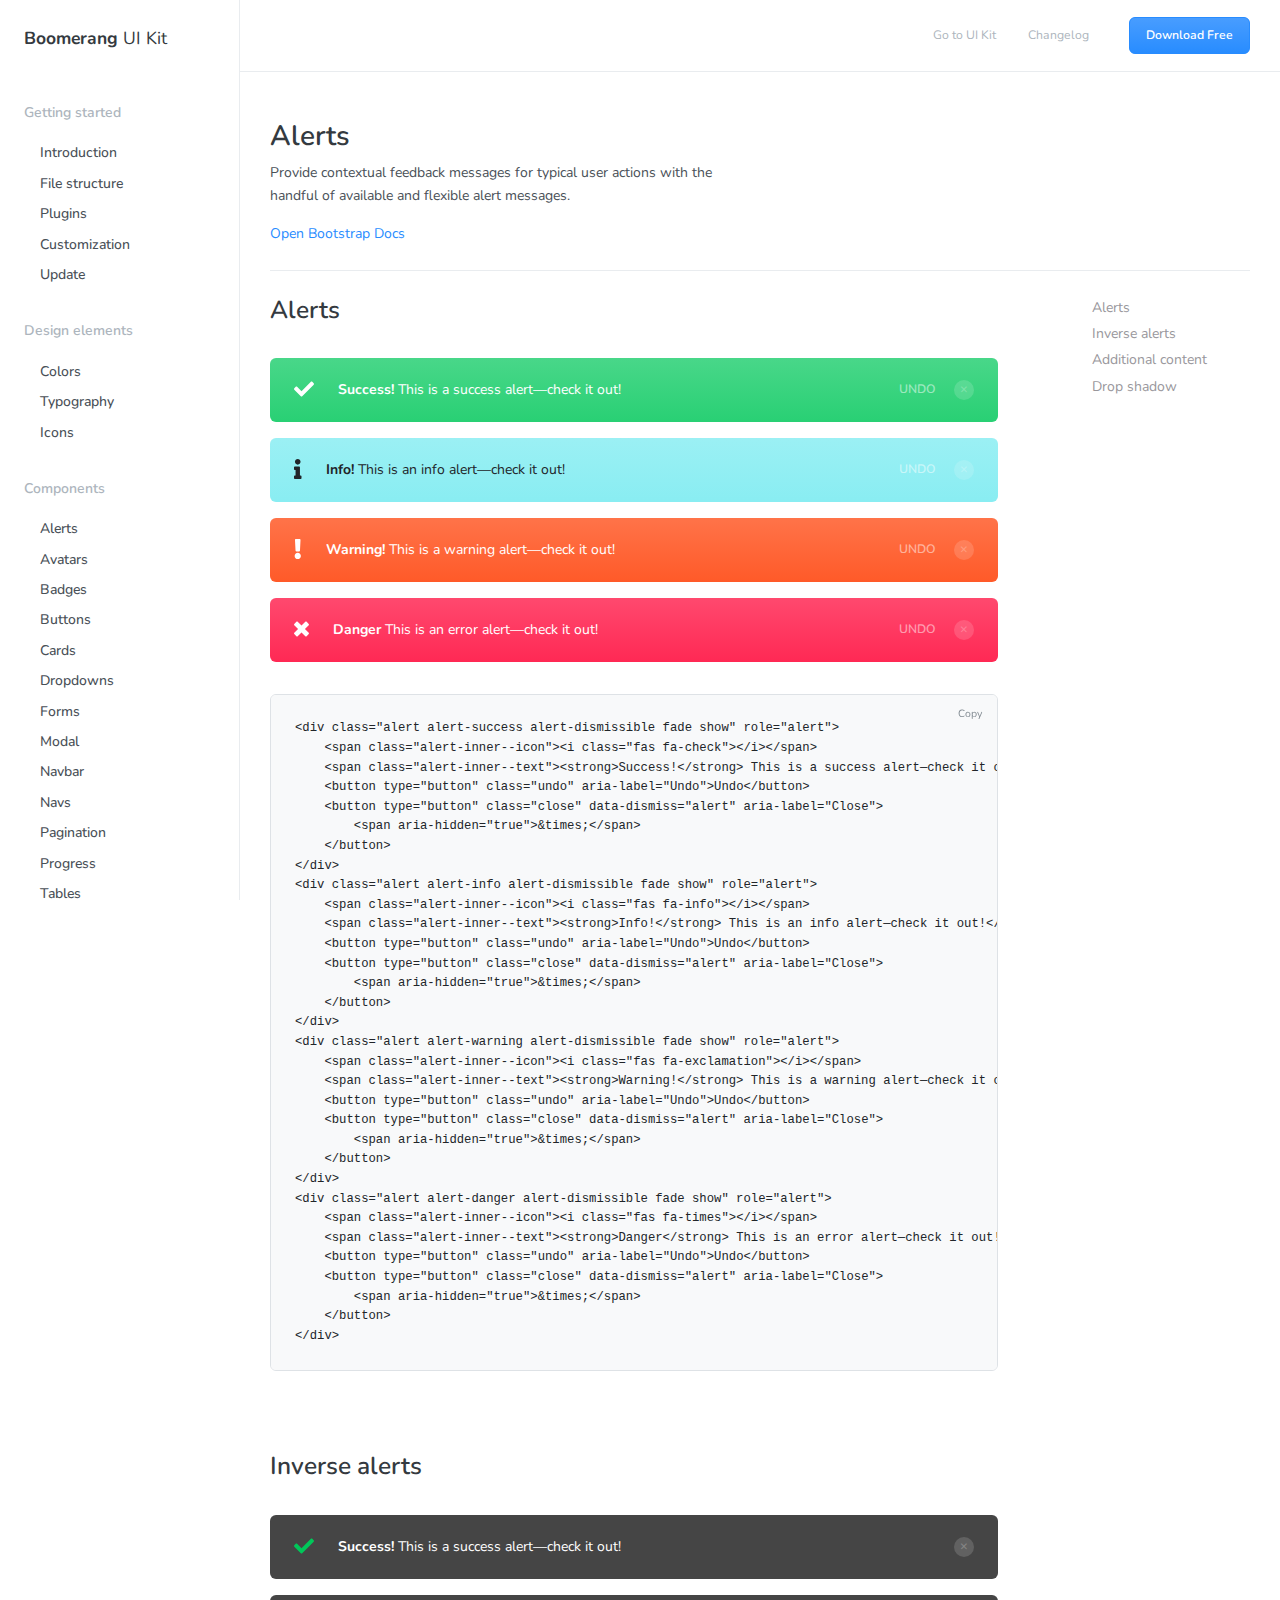
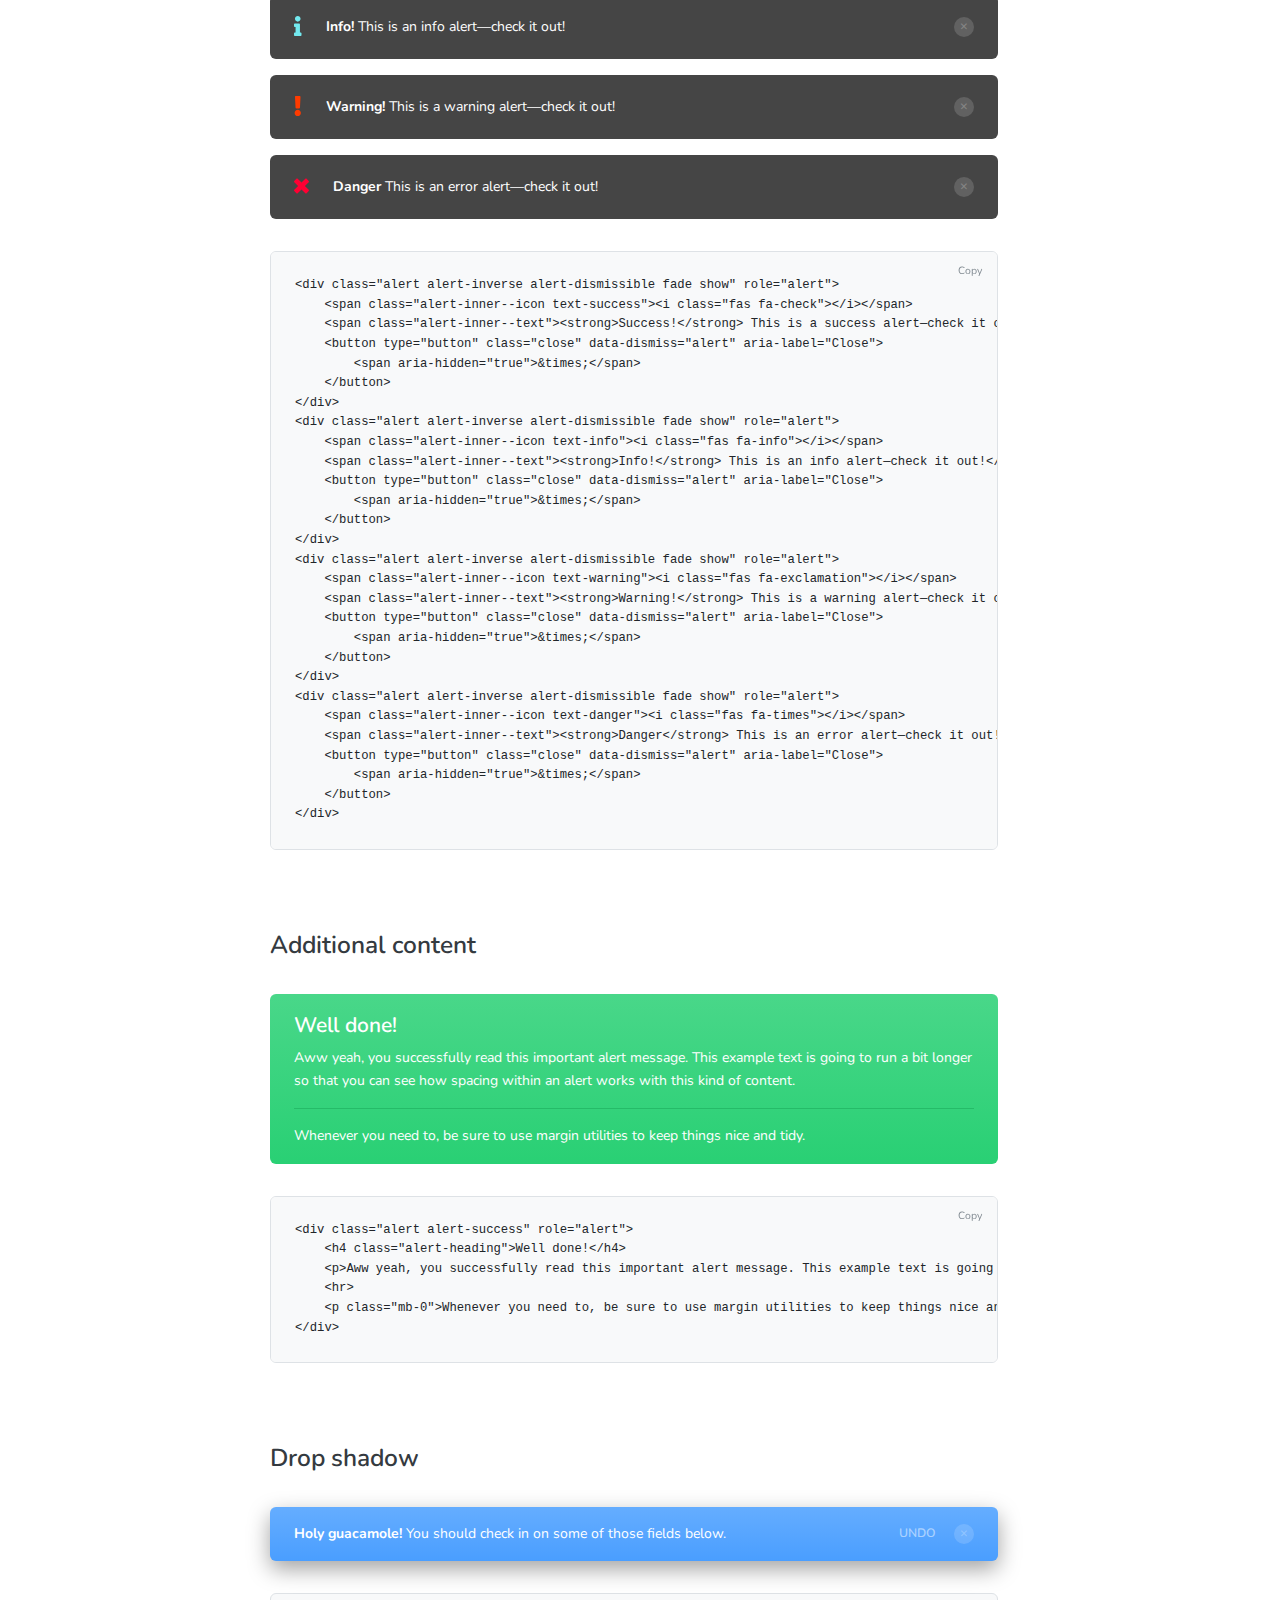
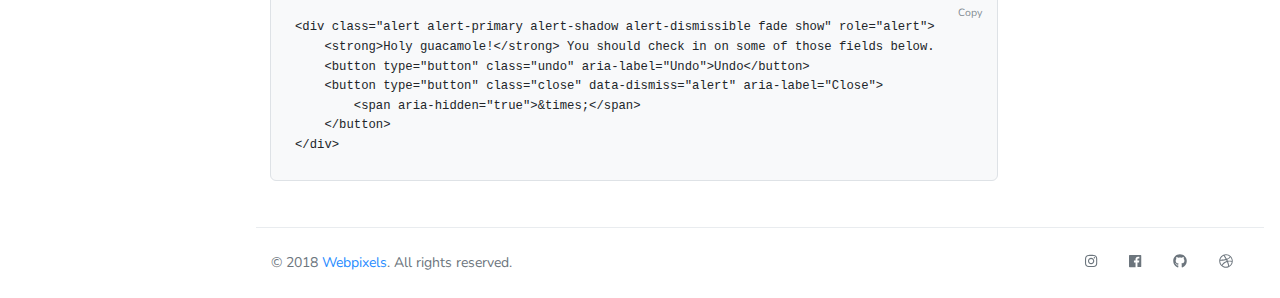
<file: docs/alerts.html>
<!DOCTYPE html>
<html>
  <head>
    <meta charset="utf-8">
    <meta name="viewport" content="width=device-width, initial-scale=1, shrink-to-fit=no">
    <meta name="description" content="Probably the most complete UI kit out there. Multiple functionalities and controls added,  extended color palette and beautiful typography, designed as its own extended version of Bootstrap at  the highest level of quality.                             ">
    <meta name="author" content="Webpixels">
    <title>Boomerang UI Kit - Free Bootstrap Framework by Webpixels</title>
    <!-- Fonts -->
    <link href="https://fonts.googleapis.com/css?family=Nunito:400,600,700,800|Roboto:400,500,700" rel="stylesheet">
    <!-- Plugins -->
    <link rel="stylesheet" href="../assets/vendor/animate/animate.min.css" type="text/css">
    <!-- Theme CSS -->
    <link type="text/css" href="../assets/css/theme.css" rel="stylesheet">
    <!-- Demo CSS - No need to use these in your project -->
    <link rel="stylesheet" href="../assets/vendor/jquery-scrollbar/css/jquery-scrollbar.css">
    <link type="text/css" href="../assets/vendor/highlight/css/highlight.min.css" rel="stylesheet">
    <link type="text/css" href="../assets/css/demo.css" rel="stylesheet">
  </head>
  <body>
    <main class="main">
      <aside class="sidebar" id="nav_docs">
        <div class="sidebar-brand">
          <h1 class="font-weight-400"><a href="../"><span class="font-weight-700">Boomerang</span> UI Kit</a></h1>
        </div>
        <div class="scrollbar-inner">
          <ul class="navigation pr-3">
            <li class="navigation-title">Getting started</li>
            <li class="navigation-item">
              <a href="introduction.html" class="navigation-link">Introduction</a>
            </li>
            <li class="navigation-item">
              <a href="file-structure.html" class="navigation-link">File structure</a>
            </li>
            <li class="navigation-item">
              <a href="plugins.html" class="navigation-link">Plugins</a>
            </li>
            <li class="navigation-item">
              <a href="customization.html" class="navigation-link">Customization</a>
            </li>
            <li class="navigation-item">
              <a href="update.html" class="navigation-link">Update</a>
            </li>
            <li class="navigation-title">Design elements</li>
            <li class="navigation-item">
              <a href="colors.html" class="navigation-link">Colors</a>
            </li>
            <li class="navigation-item">
              <a href="typography.html" class="navigation-link">Typography</a>
            </li>
            <li class="navigation-item">
              <a href="icons.html" class="navigation-link">Icons</a>
            </li>
            <li class="navigation-title">Components</li>
            <li class="navigation-item">
              <a href="alerts.html" class="navigation-link">Alerts</a>
            </li>
            <li class="navigation-item">
              <a href="avatars.html" class="navigation-link">Avatars</a>
            </li>
            <li class="navigation-item">
              <a href="badges.html" class="navigation-link">Badges</a>
            </li>
            <li class="navigation-item">
              <a href="buttons.html" class="navigation-link">Buttons</a>
            </li>
            <li class="navigation-item">
              <a href="cards.html" class="navigation-link">Cards</a>
            </li>
            <li class="navigation-item">
              <a href="dropdowns.html" class="navigation-link">Dropdowns</a>
            </li>
            <li class="navigation-item">
              <a href="forms.html" class="navigation-link">Forms</a>
            </li>
            <li class="navigation-item">
              <a href="modal.html" class="navigation-link">Modal</a>
            </li>
            <li class="navigation-item">
              <a href="navbar.html" class="navigation-link">Navbar</a>
            </li>
            <li class="navigation-item">
              <a href="navs.html" class="navigation-link">Navs</a>
            </li>
            <li class="navigation-item">
              <a href="pagination.html" class="navigation-link">Pagination</a>
            </li>
            <li class="navigation-item">
              <a href="progress.html" class="navigation-link">Progress</a>
            </li>
            <li class="navigation-item">
              <a href="tables.html" class="navigation-link">Tables</a>
            </li>
            <li class="navigation-item">
              <a href="tooltips.html" class="navigation-link">Tooltips</a>
            </li>
          </ul>
        </div>
      </aside>
      <section class="content">
        <div class="header">
          <div class="navigation-trigger d-xl-none" data-action="aside-open" data-target=".sidebar">
            <div class="navigation-trigger-inner">
              <i class="navigation-trigger-line"></i>
              <i class="navigation-trigger-line"></i>
              <i class="navigation-trigger-line"></i>
            </div>
          </div>
          <div class="header-brand d-xl-none">
            <h1><a href="index.html">Boomerang UI Kit</a></h1>
          </div>
          <div class="header-nav ml-auto">
            <ul class="nav align-items-center">
              <li class="nav-item d-none d-md-inline-block">
                <a class="nav-link pl-0 active" href="../">Go to UI Kit</a>
              </li>
              <li class="nav-item d-none d-md-inline-block">
                <a class="nav-link" href="../docs/changelog.html">Changelog</a>
              </li>
              <li class="nav-item ml-4">
                <a href="https://github.com/webpixels/boomerang-ui-kit/archive/master.zip" class="btn btn-sm btn-primary">Download Free</a>
              </li>
            </ul>
          </div>
        </div>
        <div class="content-inner content-docs">
          <div class="container">
            <div class="pt-3 pb-4 mb-4 border-bottom">
              <div class="row">
                <div class="col-lg-6">
                  <h2 class="heading h2 font-weight-bold">Alerts</h2>
                  <p>Provide contextual feedback messages for typical user actions with the handful of available and flexible alert messages.</p>
                  <a href="http://getbootstrap.com/docs/4.0/components/alerts" target="_blank">Open Bootstrap Docs</a>
                </div>
              </div>
            </div>
            <div class="row">
              <div class="col-lg-9">
                <h3 id="alerts">Alerts</h3>
                <div class="code-example">
                  <div class="alert alert-success alert-dismissible fade show" role="alert">
                    <span class="alert-inner--icon"><i class="fas fa-check"></i></span>
                    <span class="alert-inner--text"><strong>Success!</strong> This is a success alert—check it out!</span>
                    <button type="button" class="undo" aria-label="Undo">Undo</button>
                    <button type="button" class="close" data-dismiss="alert" aria-label="Close">
                      <span aria-hidden="true">&times;</span>
                    </button>
                  </div>
                  <div class="alert alert-info alert-dismissible fade show" role="alert">
                    <span class="alert-inner--icon"><i class="fas fa-info"></i></span>
                    <span class="alert-inner--text"><strong>Info!</strong> This is an info alert—check it out!</span>
                    <button type="button" class="undo" aria-label="Undo">Undo</button>
                    <button type="button" class="close" data-dismiss="alert" aria-label="Close">
                      <span aria-hidden="true">&times;</span>
                    </button>
                  </div>
                  <div class="alert alert-warning alert-dismissible fade show" role="alert">
                    <span class="alert-inner--icon"><i class="fas fa-exclamation"></i></span>
                    <span class="alert-inner--text"><strong>Warning!</strong> This is a warning alert—check it out!</span>
                    <button type="button" class="undo" aria-label="Undo">Undo</button>
                    <button type="button" class="close" data-dismiss="alert" aria-label="Close">
                      <span aria-hidden="true">&times;</span>
                    </button>
                  </div>
                  <div class="alert alert-danger alert-dismissible fade show" role="alert">
                    <span class="alert-inner--icon"><i class="fas fa-times"></i></span>
                    <span class="alert-inner--text"><strong>Danger</strong> This is an error alert—check it out!</span>
                    <button type="button" class="undo" aria-label="Undo">Undo</button>
                    <button type="button" class="close" data-dismiss="alert" aria-label="Close">
                      <span aria-hidden="true">&times;</span>
                    </button>
                  </div>
                </div>
                <div class="highlight">
                  <pre><code class="language-html" data-lang="html"><span class="nt">&lt;div</span> <span class="na">class=</span><span class="s">"alert alert-success alert-dismissible fade show"</span> <span class="na">role=</span><span class="s">"alert"</span><span class="nt">&gt;</span>
    <span class="nt">&lt;span</span> <span class="na">class=</span><span class="s">"alert-inner--icon"</span><span class="nt">&gt;&lt;i</span> <span class="na">class=</span><span class="s">"fas fa-check"</span><span class="nt">&gt;&lt;/i&gt;&lt;/span&gt;</span>
    <span class="nt">&lt;span</span> <span class="na">class=</span><span class="s">"alert-inner--text"</span><span class="nt">&gt;&lt;strong&gt;</span>Success!<span class="nt">&lt;/strong&gt;</span> This is a success alert—check it out!<span class="nt">&lt;/span&gt;</span>
    <span class="nt">&lt;button</span> <span class="na">type=</span><span class="s">"button"</span> <span class="na">class=</span><span class="s">"undo"</span> <span class="na">aria-label=</span><span class="s">"Undo"</span><span class="nt">&gt;</span>Undo<span class="nt">&lt;/button&gt;</span>
    <span class="nt">&lt;button</span> <span class="na">type=</span><span class="s">"button"</span> <span class="na">class=</span><span class="s">"close"</span> <span class="na">data-dismiss=</span><span class="s">"alert"</span> <span class="na">aria-label=</span><span class="s">"Close"</span><span class="nt">&gt;</span>
        <span class="nt">&lt;span</span> <span class="na">aria-hidden=</span><span class="s">"true"</span><span class="nt">&gt;</span><span class="ni">&amp;times;</span><span class="nt">&lt;/span&gt;</span>
    <span class="nt">&lt;/button&gt;</span>
<span class="nt">&lt;/div&gt;</span>
<span class="nt">&lt;div</span> <span class="na">class=</span><span class="s">"alert alert-info alert-dismissible fade show"</span> <span class="na">role=</span><span class="s">"alert"</span><span class="nt">&gt;</span>
    <span class="nt">&lt;span</span> <span class="na">class=</span><span class="s">"alert-inner--icon"</span><span class="nt">&gt;&lt;i</span> <span class="na">class=</span><span class="s">"fas fa-info"</span><span class="nt">&gt;&lt;/i&gt;&lt;/span&gt;</span>
    <span class="nt">&lt;span</span> <span class="na">class=</span><span class="s">"alert-inner--text"</span><span class="nt">&gt;&lt;strong&gt;</span>Info!<span class="nt">&lt;/strong&gt;</span> This is an info alert—check it out!<span class="nt">&lt;/span&gt;</span>
    <span class="nt">&lt;button</span> <span class="na">type=</span><span class="s">"button"</span> <span class="na">class=</span><span class="s">"undo"</span> <span class="na">aria-label=</span><span class="s">"Undo"</span><span class="nt">&gt;</span>Undo<span class="nt">&lt;/button&gt;</span>
    <span class="nt">&lt;button</span> <span class="na">type=</span><span class="s">"button"</span> <span class="na">class=</span><span class="s">"close"</span> <span class="na">data-dismiss=</span><span class="s">"alert"</span> <span class="na">aria-label=</span><span class="s">"Close"</span><span class="nt">&gt;</span>
        <span class="nt">&lt;span</span> <span class="na">aria-hidden=</span><span class="s">"true"</span><span class="nt">&gt;</span><span class="ni">&amp;times;</span><span class="nt">&lt;/span&gt;</span>
    <span class="nt">&lt;/button&gt;</span>
<span class="nt">&lt;/div&gt;</span>
<span class="nt">&lt;div</span> <span class="na">class=</span><span class="s">"alert alert-warning alert-dismissible fade show"</span> <span class="na">role=</span><span class="s">"alert"</span><span class="nt">&gt;</span>
    <span class="nt">&lt;span</span> <span class="na">class=</span><span class="s">"alert-inner--icon"</span><span class="nt">&gt;&lt;i</span> <span class="na">class=</span><span class="s">"fas fa-exclamation"</span><span class="nt">&gt;&lt;/i&gt;&lt;/span&gt;</span>
    <span class="nt">&lt;span</span> <span class="na">class=</span><span class="s">"alert-inner--text"</span><span class="nt">&gt;&lt;strong&gt;</span>Warning!<span class="nt">&lt;/strong&gt;</span> This is a warning alert—check it out!<span class="nt">&lt;/span&gt;</span>
    <span class="nt">&lt;button</span> <span class="na">type=</span><span class="s">"button"</span> <span class="na">class=</span><span class="s">"undo"</span> <span class="na">aria-label=</span><span class="s">"Undo"</span><span class="nt">&gt;</span>Undo<span class="nt">&lt;/button&gt;</span>
    <span class="nt">&lt;button</span> <span class="na">type=</span><span class="s">"button"</span> <span class="na">class=</span><span class="s">"close"</span> <span class="na">data-dismiss=</span><span class="s">"alert"</span> <span class="na">aria-label=</span><span class="s">"Close"</span><span class="nt">&gt;</span>
        <span class="nt">&lt;span</span> <span class="na">aria-hidden=</span><span class="s">"true"</span><span class="nt">&gt;</span><span class="ni">&amp;times;</span><span class="nt">&lt;/span&gt;</span>
    <span class="nt">&lt;/button&gt;</span>
<span class="nt">&lt;/div&gt;</span>
<span class="nt">&lt;div</span> <span class="na">class=</span><span class="s">"alert alert-danger alert-dismissible fade show"</span> <span class="na">role=</span><span class="s">"alert"</span><span class="nt">&gt;</span>
    <span class="nt">&lt;span</span> <span class="na">class=</span><span class="s">"alert-inner--icon"</span><span class="nt">&gt;&lt;i</span> <span class="na">class=</span><span class="s">"fas fa-times"</span><span class="nt">&gt;&lt;/i&gt;&lt;/span&gt;</span>
    <span class="nt">&lt;span</span> <span class="na">class=</span><span class="s">"alert-inner--text"</span><span class="nt">&gt;&lt;strong&gt;</span>Danger<span class="nt">&lt;/strong&gt;</span> This is an error alert—check it out!<span class="nt">&lt;/span&gt;</span>
    <span class="nt">&lt;button</span> <span class="na">type=</span><span class="s">"button"</span> <span class="na">class=</span><span class="s">"undo"</span> <span class="na">aria-label=</span><span class="s">"Undo"</span><span class="nt">&gt;</span>Undo<span class="nt">&lt;/button&gt;</span>
    <span class="nt">&lt;button</span> <span class="na">type=</span><span class="s">"button"</span> <span class="na">class=</span><span class="s">"close"</span> <span class="na">data-dismiss=</span><span class="s">"alert"</span> <span class="na">aria-label=</span><span class="s">"Close"</span><span class="nt">&gt;</span>
        <span class="nt">&lt;span</span> <span class="na">aria-hidden=</span><span class="s">"true"</span><span class="nt">&gt;</span><span class="ni">&amp;times;</span><span class="nt">&lt;/span&gt;</span>
    <span class="nt">&lt;/button&gt;</span>
<span class="nt">&lt;/div&gt;</span></code></pre>
                </div>
                <h3 id="inverse-alerts">Inverse alerts</h3>
                <div class="code-example">
                  <div class="alert alert-inverse alert-dismissible fade show" role="alert">
                    <span class="alert-inner--icon text-success"><i class="fas fa-check"></i></span>
                    <span class="alert-inner--text"><strong>Success!</strong> This is a success alert—check it out!</span>
                    <button type="button" class="close" data-dismiss="alert" aria-label="Close">
                      <span aria-hidden="true">&times;</span>
                    </button>
                  </div>
                  <div class="alert alert-inverse alert-dismissible fade show" role="alert">
                    <span class="alert-inner--icon text-info"><i class="fas fa-info"></i></span>
                    <span class="alert-inner--text"><strong>Info!</strong> This is an info alert—check it out!</span>
                    <button type="button" class="close" data-dismiss="alert" aria-label="Close">
                      <span aria-hidden="true">&times;</span>
                    </button>
                  </div>
                  <div class="alert alert-inverse alert-dismissible fade show" role="alert">
                    <span class="alert-inner--icon text-warning"><i class="fas fa-exclamation"></i></span>
                    <span class="alert-inner--text"><strong>Warning!</strong> This is a warning alert—check it out!</span>
                    <button type="button" class="close" data-dismiss="alert" aria-label="Close">
                      <span aria-hidden="true">&times;</span>
                    </button>
                  </div>
                  <div class="alert alert-inverse alert-dismissible fade show" role="alert">
                    <span class="alert-inner--icon text-danger"><i class="fas fa-times"></i></span>
                    <span class="alert-inner--text"><strong>Danger</strong> This is an error alert—check it out!</span>
                    <button type="button" class="close" data-dismiss="alert" aria-label="Close">
                      <span aria-hidden="true">&times;</span>
                    </button>
                  </div>
                </div>
                <div class="highlight">
                  <pre><code class="language-html" data-lang="html"><span class="nt">&lt;div</span> <span class="na">class=</span><span class="s">"alert alert-inverse alert-dismissible fade show"</span> <span class="na">role=</span><span class="s">"alert"</span><span class="nt">&gt;</span>
    <span class="nt">&lt;span</span> <span class="na">class=</span><span class="s">"alert-inner--icon text-success"</span><span class="nt">&gt;&lt;i</span> <span class="na">class=</span><span class="s">"fas fa-check"</span><span class="nt">&gt;&lt;/i&gt;&lt;/span&gt;</span>
    <span class="nt">&lt;span</span> <span class="na">class=</span><span class="s">"alert-inner--text"</span><span class="nt">&gt;&lt;strong&gt;</span>Success!<span class="nt">&lt;/strong&gt;</span> This is a success alert—check it out!<span class="nt">&lt;/span&gt;</span>
    <span class="nt">&lt;button</span> <span class="na">type=</span><span class="s">"button"</span> <span class="na">class=</span><span class="s">"close"</span> <span class="na">data-dismiss=</span><span class="s">"alert"</span> <span class="na">aria-label=</span><span class="s">"Close"</span><span class="nt">&gt;</span>
        <span class="nt">&lt;span</span> <span class="na">aria-hidden=</span><span class="s">"true"</span><span class="nt">&gt;</span><span class="ni">&amp;times;</span><span class="nt">&lt;/span&gt;</span>
    <span class="nt">&lt;/button&gt;</span>
<span class="nt">&lt;/div&gt;</span>
<span class="nt">&lt;div</span> <span class="na">class=</span><span class="s">"alert alert-inverse alert-dismissible fade show"</span> <span class="na">role=</span><span class="s">"alert"</span><span class="nt">&gt;</span>
    <span class="nt">&lt;span</span> <span class="na">class=</span><span class="s">"alert-inner--icon text-info"</span><span class="nt">&gt;&lt;i</span> <span class="na">class=</span><span class="s">"fas fa-info"</span><span class="nt">&gt;&lt;/i&gt;&lt;/span&gt;</span>
    <span class="nt">&lt;span</span> <span class="na">class=</span><span class="s">"alert-inner--text"</span><span class="nt">&gt;&lt;strong&gt;</span>Info!<span class="nt">&lt;/strong&gt;</span> This is an info alert—check it out!<span class="nt">&lt;/span&gt;</span>
    <span class="nt">&lt;button</span> <span class="na">type=</span><span class="s">"button"</span> <span class="na">class=</span><span class="s">"close"</span> <span class="na">data-dismiss=</span><span class="s">"alert"</span> <span class="na">aria-label=</span><span class="s">"Close"</span><span class="nt">&gt;</span>
        <span class="nt">&lt;span</span> <span class="na">aria-hidden=</span><span class="s">"true"</span><span class="nt">&gt;</span><span class="ni">&amp;times;</span><span class="nt">&lt;/span&gt;</span>
    <span class="nt">&lt;/button&gt;</span>
<span class="nt">&lt;/div&gt;</span>
<span class="nt">&lt;div</span> <span class="na">class=</span><span class="s">"alert alert-inverse alert-dismissible fade show"</span> <span class="na">role=</span><span class="s">"alert"</span><span class="nt">&gt;</span>
    <span class="nt">&lt;span</span> <span class="na">class=</span><span class="s">"alert-inner--icon text-warning"</span><span class="nt">&gt;&lt;i</span> <span class="na">class=</span><span class="s">"fas fa-exclamation"</span><span class="nt">&gt;&lt;/i&gt;&lt;/span&gt;</span>
    <span class="nt">&lt;span</span> <span class="na">class=</span><span class="s">"alert-inner--text"</span><span class="nt">&gt;&lt;strong&gt;</span>Warning!<span class="nt">&lt;/strong&gt;</span> This is a warning alert—check it out!<span class="nt">&lt;/span&gt;</span>
    <span class="nt">&lt;button</span> <span class="na">type=</span><span class="s">"button"</span> <span class="na">class=</span><span class="s">"close"</span> <span class="na">data-dismiss=</span><span class="s">"alert"</span> <span class="na">aria-label=</span><span class="s">"Close"</span><span class="nt">&gt;</span>
        <span class="nt">&lt;span</span> <span class="na">aria-hidden=</span><span class="s">"true"</span><span class="nt">&gt;</span><span class="ni">&amp;times;</span><span class="nt">&lt;/span&gt;</span>
    <span class="nt">&lt;/button&gt;</span>
<span class="nt">&lt;/div&gt;</span>
<span class="nt">&lt;div</span> <span class="na">class=</span><span class="s">"alert alert-inverse alert-dismissible fade show"</span> <span class="na">role=</span><span class="s">"alert"</span><span class="nt">&gt;</span>
    <span class="nt">&lt;span</span> <span class="na">class=</span><span class="s">"alert-inner--icon text-danger"</span><span class="nt">&gt;&lt;i</span> <span class="na">class=</span><span class="s">"fas fa-times"</span><span class="nt">&gt;&lt;/i&gt;&lt;/span&gt;</span>
    <span class="nt">&lt;span</span> <span class="na">class=</span><span class="s">"alert-inner--text"</span><span class="nt">&gt;&lt;strong&gt;</span>Danger<span class="nt">&lt;/strong&gt;</span> This is an error alert—check it out!<span class="nt">&lt;/span&gt;</span>
    <span class="nt">&lt;button</span> <span class="na">type=</span><span class="s">"button"</span> <span class="na">class=</span><span class="s">"close"</span> <span class="na">data-dismiss=</span><span class="s">"alert"</span> <span class="na">aria-label=</span><span class="s">"Close"</span><span class="nt">&gt;</span>
        <span class="nt">&lt;span</span> <span class="na">aria-hidden=</span><span class="s">"true"</span><span class="nt">&gt;</span><span class="ni">&amp;times;</span><span class="nt">&lt;/span&gt;</span>
    <span class="nt">&lt;/button&gt;</span>
<span class="nt">&lt;/div&gt;</span></code></pre>
                </div>
                <h3 id="additional-content">Additional content</h3>
                <div class="code-example">
                  <div class="alert alert-success" role="alert">
                    <h4 class="alert-heading">Well done!</h4>
                    <p>Aww yeah, you successfully read this important alert message. This example text is going to run a bit longer so that you can see how spacing within an alert works with this kind of content.</p>
                    <hr />
                    <p class="mb-0">Whenever you need to, be sure to use margin utilities to keep things nice and tidy.</p>
                  </div>
                </div>
                <div class="highlight">
                  <pre><code class="language-html" data-lang="html"><span class="nt">&lt;div</span> <span class="na">class=</span><span class="s">"alert alert-success"</span> <span class="na">role=</span><span class="s">"alert"</span><span class="nt">&gt;</span>
    <span class="nt">&lt;h4</span> <span class="na">class=</span><span class="s">"alert-heading"</span><span class="nt">&gt;</span>Well done!<span class="nt">&lt;/h4&gt;</span>
    <span class="nt">&lt;p&gt;</span>Aww yeah, you successfully read this important alert message. This example text is going to run a bit longer so that you can see how spacing within an alert works with this kind of content.<span class="nt">&lt;/p&gt;</span>
    <span class="nt">&lt;hr&gt;</span>
    <span class="nt">&lt;p</span> <span class="na">class=</span><span class="s">"mb-0"</span><span class="nt">&gt;</span>Whenever you need to, be sure to use margin utilities to keep things nice and tidy.<span class="nt">&lt;/p&gt;</span>
<span class="nt">&lt;/div&gt;</span></code></pre>
                </div>
                <h3 id="drop-shadow">Drop shadow</h3>
                <div class="code-example">
                  <div class="alert alert-primary alert-shadow alert-dismissible fade show" role="alert">
                    <strong>Holy guacamole!</strong> You should check in on some of those fields below.
                    <button type="button" class="undo" aria-label="Undo">Undo</button>
                    <button type="button" class="close" data-dismiss="alert" aria-label="Close">
                      <span aria-hidden="true">&times;</span>
                    </button>
                  </div>
                </div>
                <div class="highlight">
                  <pre><code class="language-html" data-lang="html"><span class="nt">&lt;div</span> <span class="na">class=</span><span class="s">"alert alert-primary alert-shadow alert-dismissible fade show"</span> <span class="na">role=</span><span class="s">"alert"</span><span class="nt">&gt;</span>
    <span class="nt">&lt;strong&gt;</span>Holy guacamole!<span class="nt">&lt;/strong&gt;</span> You should check in on some of those fields below.
    <span class="nt">&lt;button</span> <span class="na">type=</span><span class="s">"button"</span> <span class="na">class=</span><span class="s">"undo"</span> <span class="na">aria-label=</span><span class="s">"Undo"</span><span class="nt">&gt;</span>Undo<span class="nt">&lt;/button&gt;</span>
    <span class="nt">&lt;button</span> <span class="na">type=</span><span class="s">"button"</span> <span class="na">class=</span><span class="s">"close"</span> <span class="na">data-dismiss=</span><span class="s">"alert"</span> <span class="na">aria-label=</span><span class="s">"Close"</span><span class="nt">&gt;</span>
        <span class="nt">&lt;span</span> <span class="na">aria-hidden=</span><span class="s">"true"</span><span class="nt">&gt;</span><span class="ni">&amp;times;</span><span class="nt">&lt;/span&gt;</span>
    <span class="nt">&lt;/button&gt;</span>
<span class="nt">&lt;/div&gt;</span></code></pre>
                </div>
              </div>
              <div class="col-lg-3 d-none d-lg-inline-block">
                <div class="sidebar-sticky" data-stick-in-parent="true">
                  <ul class="section-nav">
                    <li class="toc-entry toc-h3"><a href="#alerts">Alerts</a></li>
                    <li class="toc-entry toc-h3"><a href="#inverse-alerts">Inverse alerts</a></li>
                    <li class="toc-entry toc-h3"><a href="#additional-content">Additional content</a></li>
                    <li class="toc-entry toc-h3"><a href="#drop-shadow">Drop shadow</a></li>
                  </ul>
                </div>
              </div>
            </div>
          </div>
        </div>
        <footer class="px-3 footer bg-white">
          <div class="container ">
            <div class="row align-items-center py-3 border-top">
              <div class="col-lg-6 text-center text-lg-left mb-2 mb-lg-0">
                &copy; 2018 <a href="https://webpixels.io/" target="_blank">Webpixels</a>. All rights reserved.
              </div>
              <div class="col-lg-6 text-center text-lg-right">
                <ul class="nav justify-content-center justify-content-lg-end">
                  <li class="nav-item">
                    <a class="nav-link active" href="https://instagram.com/webpixelsofficial" target="_blank"><i class="fab fa-instagram"></i></a>
                  </li>
                  <li class="nav-item">
                    <a class="nav-link" href="https://facebook.com/webpixels" target="_blank"><i class="fab fa-facebook"></i></a>
                  </li>
                  <li class="nav-item">
                    <a class="nav-link" href="https://github.com/webpixels" target="_blank"><i class="fab fa-github"></i></a>
                  </li>
                  <li class="nav-item">
                    <a class="nav-link" href="https://dribbble.com/webpixels" target="_blank"><i class="fab fa-dribbble"></i></a>
                  </li>
                </ul>
              </div>
            </div>
          </div>
        </footer>
      </section>
    </main>
    <!-- Core -->
    <script src="../assets/vendor/jquery/jquery.min.js"></script>
    <script src="../assets/vendor/popper/popper.min.js"></script>
    <script src="../assets/js/bootstrap/bootstrap.min.js"></script>
    <!-- FontAwesome 5 -->
    <script src="../assets/vendor/fontawesome/js/fontawesome-all.min.js" defer></script>
    <!-- Scripts used only for this demo only - Remove these in your project -->
    <script src="../assets/vendor/jquery-scrollbar/js/jquery-scrollbar.min.js"></script>
    <script src="../assets/vendor/jquery-scrollLock/jquery-scrollLock.min.js"></script>
    <script src="../assets/vendor/sticky-kit/sticky-kit.min.js"></script>
    <script src="../assets/vendor/highlight/js/highlight.min.js"></script>
    <script src="../assets/vendor/clipboard-js/clipboard.min.js"></script>
    <script src="../assets/vendor/holderjs/holder.min.js"></script>
    <script src="../assets/js/demo.js"></script>
    <!-- Theme JS -->
    <script src="../assets/js/theme.js"></script>
  </body>
</html>
</file>
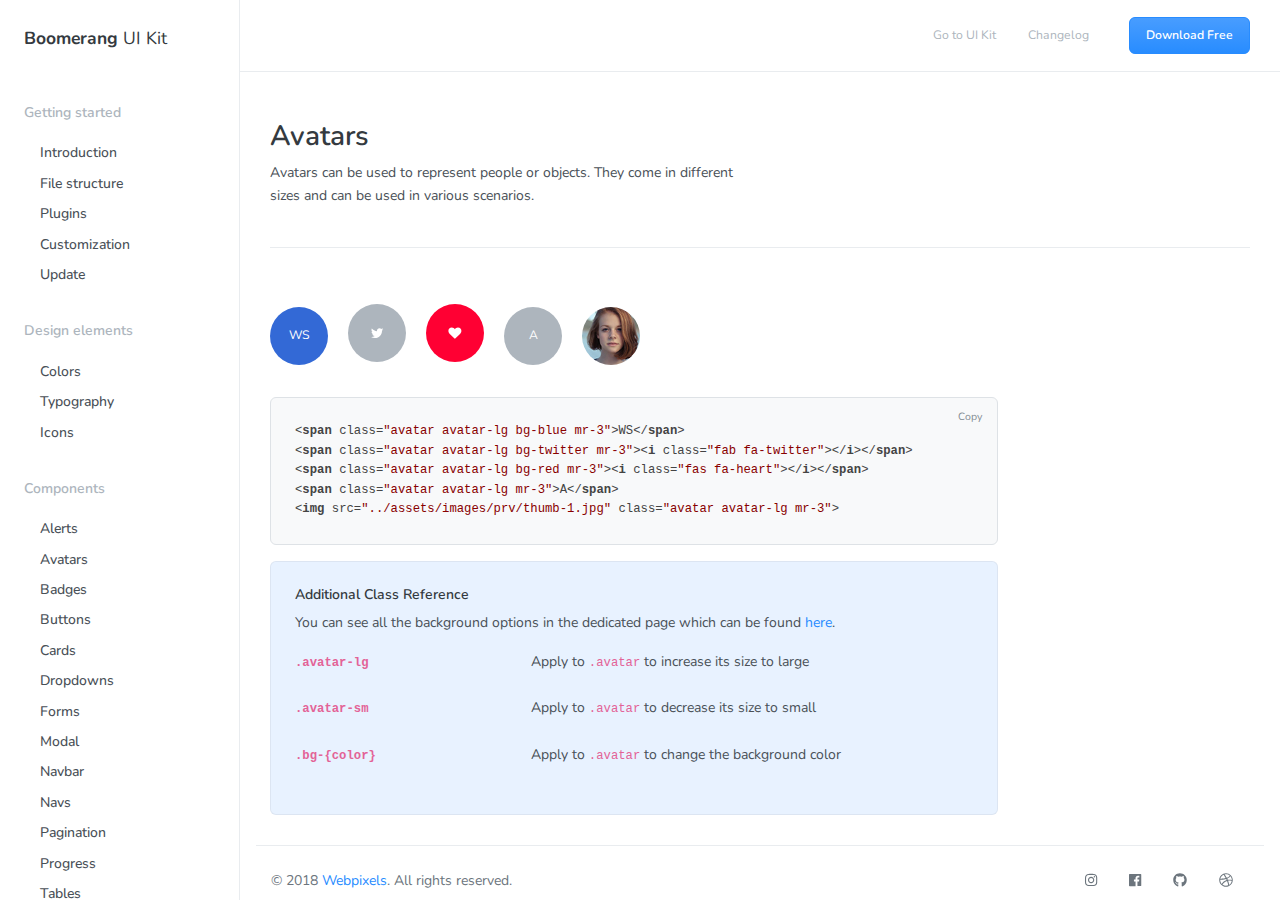
<file: docs/avatars.html>
<!DOCTYPE html>
<html>
  <head>
    <meta charset="utf-8">
    <meta name="viewport" content="width=device-width, initial-scale=1, shrink-to-fit=no">
    <meta name="description" content="Probably the most complete UI kit out there. Multiple functionalities and controls added,  extended color palette and beautiful typography, designed as its own extended version of Bootstrap at  the highest level of quality.                             ">
    <meta name="author" content="Webpixels">
    <title>Boomerang UI Kit - Free Bootstrap Framework by Webpixels</title>
    <!-- Fonts -->
    <link href="https://fonts.googleapis.com/css?family=Nunito:400,600,700,800|Roboto:400,500,700" rel="stylesheet">
    <!-- Plugins -->
    <link rel="stylesheet" href="../assets/vendor/animate/animate.min.css" type="text/css">
    <!-- Theme CSS -->
    <link type="text/css" href="../assets/css/theme.css" rel="stylesheet">
    <!-- Demo CSS - No need to use these in your project -->
    <link rel="stylesheet" href="../assets/vendor/jquery-scrollbar/css/jquery-scrollbar.css">
    <link type="text/css" href="../assets/vendor/highlight/css/highlight.min.css" rel="stylesheet">
    <link type="text/css" href="../assets/css/demo.css" rel="stylesheet">
  </head>
  <body>
    <main class="main">
      <aside class="sidebar" id="nav_docs">
        <div class="sidebar-brand">
          <h1 class="font-weight-400"><a href="../"><span class="font-weight-700">Boomerang</span> UI Kit</a></h1>
        </div>
        <div class="scrollbar-inner">
          <ul class="navigation pr-3">
            <li class="navigation-title">Getting started</li>
            <li class="navigation-item">
              <a href="introduction.html" class="navigation-link">Introduction</a>
            </li>
            <li class="navigation-item">
              <a href="file-structure.html" class="navigation-link">File structure</a>
            </li>
            <li class="navigation-item">
              <a href="plugins.html" class="navigation-link">Plugins</a>
            </li>
            <li class="navigation-item">
              <a href="customization.html" class="navigation-link">Customization</a>
            </li>
            <li class="navigation-item">
              <a href="update.html" class="navigation-link">Update</a>
            </li>
            <li class="navigation-title">Design elements</li>
            <li class="navigation-item">
              <a href="colors.html" class="navigation-link">Colors</a>
            </li>
            <li class="navigation-item">
              <a href="typography.html" class="navigation-link">Typography</a>
            </li>
            <li class="navigation-item">
              <a href="icons.html" class="navigation-link">Icons</a>
            </li>
            <li class="navigation-title">Components</li>
            <li class="navigation-item">
              <a href="alerts.html" class="navigation-link">Alerts</a>
            </li>
            <li class="navigation-item">
              <a href="avatars.html" class="navigation-link">Avatars</a>
            </li>
            <li class="navigation-item">
              <a href="badges.html" class="navigation-link">Badges</a>
            </li>
            <li class="navigation-item">
              <a href="buttons.html" class="navigation-link">Buttons</a>
            </li>
            <li class="navigation-item">
              <a href="cards.html" class="navigation-link">Cards</a>
            </li>
            <li class="navigation-item">
              <a href="dropdowns.html" class="navigation-link">Dropdowns</a>
            </li>
            <li class="navigation-item">
              <a href="forms.html" class="navigation-link">Forms</a>
            </li>
            <li class="navigation-item">
              <a href="modal.html" class="navigation-link">Modal</a>
            </li>
            <li class="navigation-item">
              <a href="navbar.html" class="navigation-link">Navbar</a>
            </li>
            <li class="navigation-item">
              <a href="navs.html" class="navigation-link">Navs</a>
            </li>
            <li class="navigation-item">
              <a href="pagination.html" class="navigation-link">Pagination</a>
            </li>
            <li class="navigation-item">
              <a href="progress.html" class="navigation-link">Progress</a>
            </li>
            <li class="navigation-item">
              <a href="tables.html" class="navigation-link">Tables</a>
            </li>
            <li class="navigation-item">
              <a href="tooltips.html" class="navigation-link">Tooltips</a>
            </li>
          </ul>
        </div>
      </aside>
      <section class="content">
        <div class="header">
          <div class="navigation-trigger d-xl-none" data-action="aside-open" data-target=".sidebar">
            <div class="navigation-trigger-inner">
              <i class="navigation-trigger-line"></i>
              <i class="navigation-trigger-line"></i>
              <i class="navigation-trigger-line"></i>
            </div>
          </div>
          <div class="header-brand d-xl-none">
            <h1><a href="index.html">Boomerang UI Kit</a></h1>
          </div>
          <div class="header-nav ml-auto">
            <ul class="nav align-items-center">
              <li class="nav-item d-none d-md-inline-block">
                <a class="nav-link pl-0 active" href="../">Go to UI Kit</a>
              </li>
              <li class="nav-item d-none d-md-inline-block">
                <a class="nav-link" href="../docs/changelog.html">Changelog</a>
              </li>
              <li class="nav-item ml-4">
                <a href="https://github.com/webpixels/boomerang-ui-kit/archive/master.zip" class="btn btn-sm btn-primary">Download Free</a>
              </li>
            </ul>
          </div>
        </div>
        <div class="content-inner content-docs">
          <div class="container">
            <div class="pt-3 pb-4 mb-4 border-bottom">
              <div class="row">
                <div class="col-lg-6">
                  <h2 class="heading h2 font-weight-bold">Avatars</h2>
                  <p>Avatars can be used to represent people or objects. They come in different sizes and can be used in various scenarios.</p>
                </div>
              </div>
            </div>
            <div class="row">
              <div class="col-lg-9">
                <div class="code-example">
                  <span class="avatar avatar-lg bg-blue mr-3">WS</span>
                  <span class="avatar avatar-lg bg-twitter mr-3"><i class="fab fa-twitter"></i></span>
                  <span class="avatar avatar-lg bg-red mr-3"><i class="fas fa-heart"></i></span>
                  <span class="avatar avatar-lg mr-3">A</span>
                  <img src="../assets/images/prv/thumb-1.jpg" class="avatar avatar-lg mr-3" />
                </div>
                <div class="highlight">
                  <pre><code class="language-html" data-lang="html"><span class="nt">&lt;span</span> <span class="na">class=</span><span class="s">"avatar avatar-lg bg-blue mr-3"</span><span class="nt">&gt;</span>WS<span class="nt">&lt;/span&gt;</span>
<span class="nt">&lt;span</span> <span class="na">class=</span><span class="s">"avatar avatar-lg bg-twitter mr-3"</span><span class="nt">&gt;&lt;i</span> <span class="na">class=</span><span class="s">"fab fa-twitter"</span><span class="nt">&gt;&lt;/i&gt;&lt;/span&gt;</span>
<span class="nt">&lt;span</span> <span class="na">class=</span><span class="s">"avatar avatar-lg bg-red mr-3"</span><span class="nt">&gt;&lt;i</span> <span class="na">class=</span><span class="s">"fas fa-heart"</span><span class="nt">&gt;&lt;/i&gt;&lt;/span&gt;</span>
<span class="nt">&lt;span</span> <span class="na">class=</span><span class="s">"avatar avatar-lg mr-3"</span><span class="nt">&gt;</span>A<span class="nt">&lt;/span&gt;</span>
<span class="nt">&lt;img</span> <span class="na">src=</span><span class="s">"../assets/images/prv/thumb-1.jpg"</span> <span class="na">class=</span><span class="s">"avatar avatar-lg mr-3"</span><span class="nt">&gt;</span></code></pre>
                </div>
                <div class="card bg-secondary">
                  <div class="card-body">
                    <h6 class="title-decorative">Additional Class Reference</h6>
                    <p>You can see all the background options in the dedicated page which can be found <a href="color-palette.html">here</a>.</p>
                    <dl class="row justfiy-content-between">
                      <dt class="col-4"><code>.avatar-lg</code>
                      </dt>
                      <dd class="col-8">Apply to <code>.avatar</code> to increase its size to large</dd>
                    </dl>
                    <dl class="row justfiy-content-between">
                      <dt class="col-4"><code>.avatar-sm</code>
                      </dt>
                      <dd class="col-8">Apply to <code>.avatar</code> to decrease its size to small</dd>
                    </dl>
                    <dl class="row justfiy-content-between">
                      <dt class="col-4"><code>.bg-{color}</code>
                      </dt>
                      <dd class="col-8">Apply to <code>.avatar</code> to change the background color</dd>
                    </dl>
                  </div>
                </div>
              </div>
              <div class="col-lg-3 d-none d-lg-inline-block">
                <div class="sidebar-sticky" data-stick-in-parent="true">
                </div>
              </div>
            </div>
          </div>
        </div>
        <footer class="px-3 footer bg-white">
          <div class="container ">
            <div class="row align-items-center py-3 border-top">
              <div class="col-lg-6 text-center text-lg-left mb-2 mb-lg-0">
                &copy; 2018 <a href="https://webpixels.io/" target="_blank">Webpixels</a>. All rights reserved.
              </div>
              <div class="col-lg-6 text-center text-lg-right">
                <ul class="nav justify-content-center justify-content-lg-end">
                  <li class="nav-item">
                    <a class="nav-link active" href="https://instagram.com/webpixelsofficial" target="_blank"><i class="fab fa-instagram"></i></a>
                  </li>
                  <li class="nav-item">
                    <a class="nav-link" href="https://facebook.com/webpixels" target="_blank"><i class="fab fa-facebook"></i></a>
                  </li>
                  <li class="nav-item">
                    <a class="nav-link" href="https://github.com/webpixels" target="_blank"><i class="fab fa-github"></i></a>
                  </li>
                  <li class="nav-item">
                    <a class="nav-link" href="https://dribbble.com/webpixels" target="_blank"><i class="fab fa-dribbble"></i></a>
                  </li>
                </ul>
              </div>
            </div>
          </div>
        </footer>
      </section>
    </main>
    <!-- Core -->
    <script src="../assets/vendor/jquery/jquery.min.js"></script>
    <script src="../assets/vendor/popper/popper.min.js"></script>
    <script src="../assets/js/bootstrap/bootstrap.min.js"></script>
    <!-- FontAwesome 5 -->
    <script src="../assets/vendor/fontawesome/js/fontawesome-all.min.js" defer></script>
    <!-- Scripts used only for this demo only - Remove these in your project -->
    <script src="../assets/vendor/jquery-scrollbar/js/jquery-scrollbar.min.js"></script>
    <script src="../assets/vendor/jquery-scrollLock/jquery-scrollLock.min.js"></script>
    <script src="../assets/vendor/sticky-kit/sticky-kit.min.js"></script>
    <script src="../assets/vendor/highlight/js/highlight.min.js"></script>
    <script src="../assets/vendor/clipboard-js/clipboard.min.js"></script>
    <script src="../assets/vendor/holderjs/holder.min.js"></script>
    <script src="../assets/js/demo.js"></script>
    <!-- Theme JS -->
    <script src="../assets/js/theme.js"></script>
  </body>
</html>
</file>
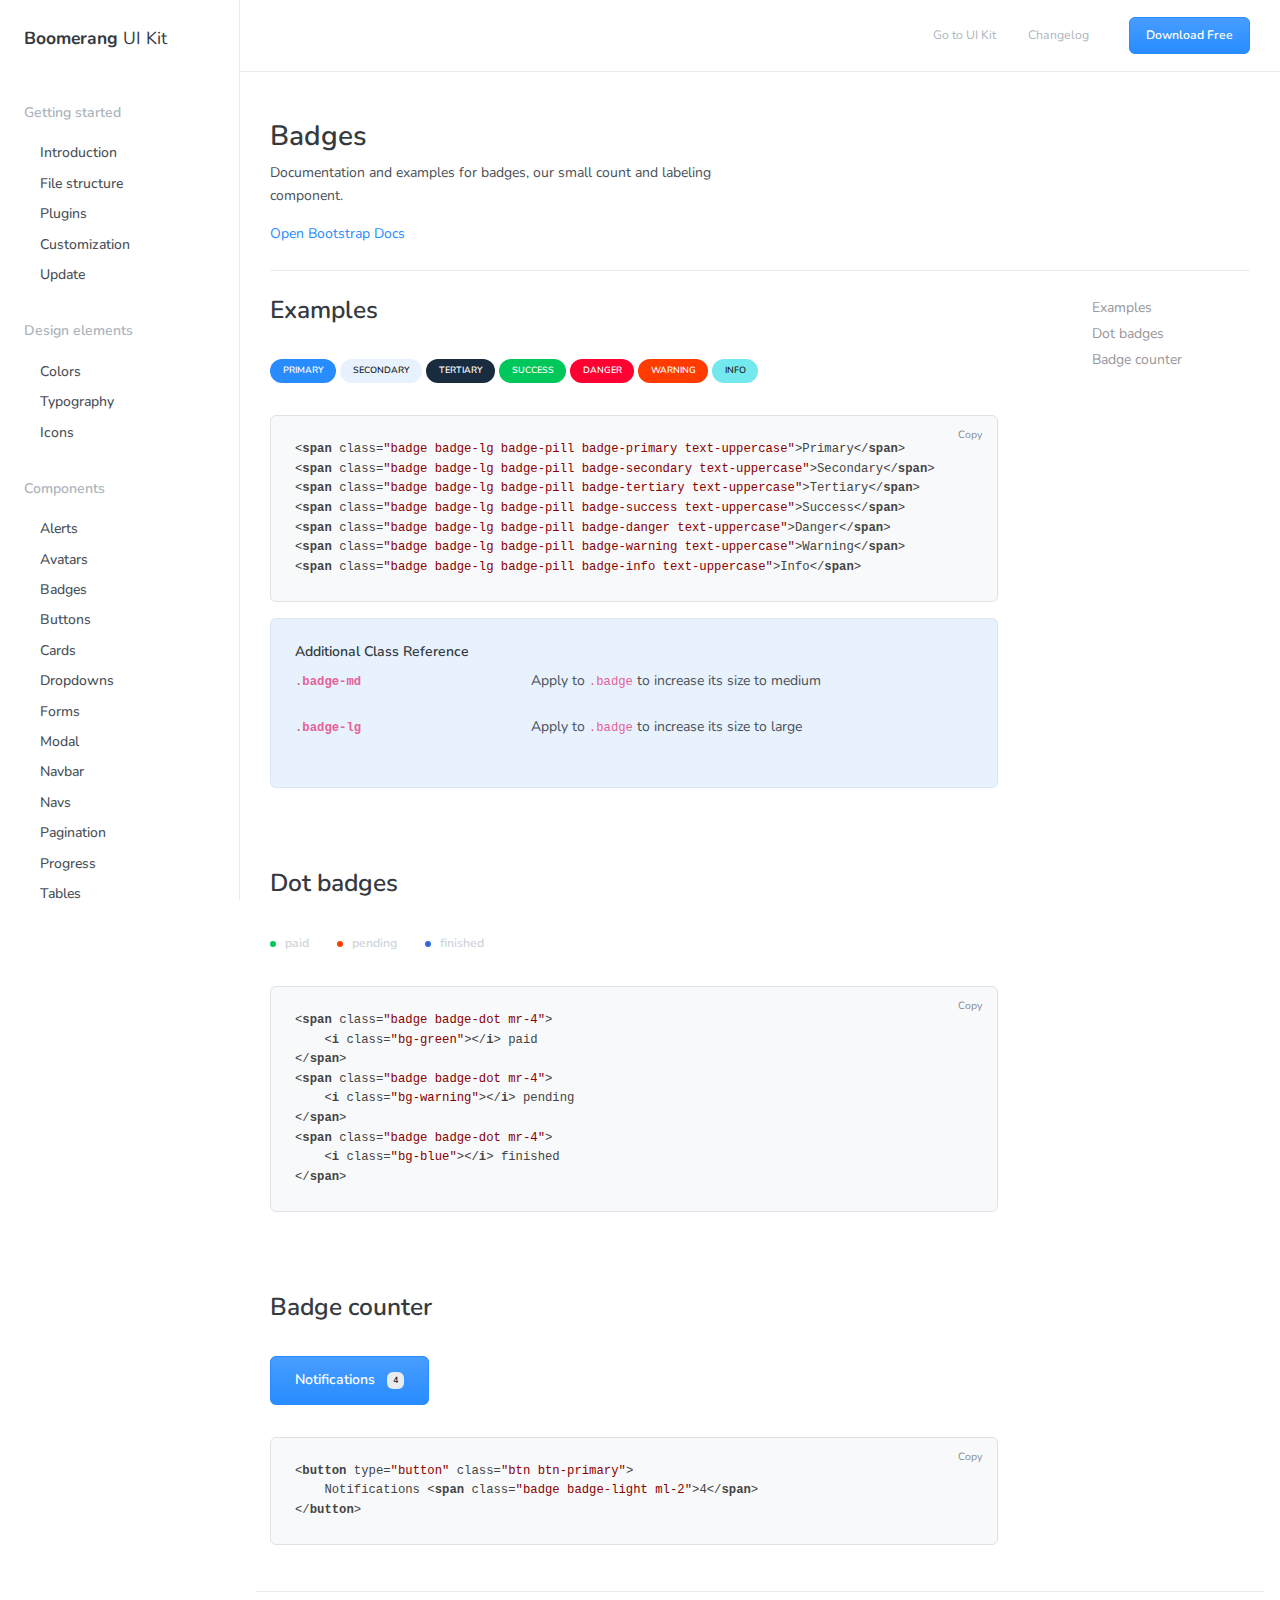
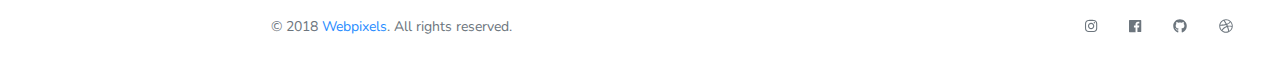
<file: docs/badges.html>
<!DOCTYPE html>
<html>
  <head>
    <meta charset="utf-8">
    <meta name="viewport" content="width=device-width, initial-scale=1, shrink-to-fit=no">
    <meta name="description" content="Probably the most complete UI kit out there. Multiple functionalities and controls added,  extended color palette and beautiful typography, designed as its own extended version of Bootstrap at  the highest level of quality.                             ">
    <meta name="author" content="Webpixels">
    <title>Boomerang UI Kit - Free Bootstrap Framework by Webpixels</title>
    <!-- Fonts -->
    <link href="https://fonts.googleapis.com/css?family=Nunito:400,600,700,800|Roboto:400,500,700" rel="stylesheet">
    <!-- Plugins -->
    <link rel="stylesheet" href="../assets/vendor/animate/animate.min.css" type="text/css">
    <!-- Theme CSS -->
    <link type="text/css" href="../assets/css/theme.css" rel="stylesheet">
    <!-- Demo CSS - No need to use these in your project -->
    <link rel="stylesheet" href="../assets/vendor/jquery-scrollbar/css/jquery-scrollbar.css">
    <link type="text/css" href="../assets/vendor/highlight/css/highlight.min.css" rel="stylesheet">
    <link type="text/css" href="../assets/css/demo.css" rel="stylesheet">
  </head>
  <body>
    <main class="main">
      <aside class="sidebar" id="nav_docs">
        <div class="sidebar-brand">
          <h1 class="font-weight-400"><a href="../"><span class="font-weight-700">Boomerang</span> UI Kit</a></h1>
        </div>
        <div class="scrollbar-inner">
          <ul class="navigation pr-3">
            <li class="navigation-title">Getting started</li>
            <li class="navigation-item">
              <a href="introduction.html" class="navigation-link">Introduction</a>
            </li>
            <li class="navigation-item">
              <a href="file-structure.html" class="navigation-link">File structure</a>
            </li>
            <li class="navigation-item">
              <a href="plugins.html" class="navigation-link">Plugins</a>
            </li>
            <li class="navigation-item">
              <a href="customization.html" class="navigation-link">Customization</a>
            </li>
            <li class="navigation-item">
              <a href="update.html" class="navigation-link">Update</a>
            </li>
            <li class="navigation-title">Design elements</li>
            <li class="navigation-item">
              <a href="colors.html" class="navigation-link">Colors</a>
            </li>
            <li class="navigation-item">
              <a href="typography.html" class="navigation-link">Typography</a>
            </li>
            <li class="navigation-item">
              <a href="icons.html" class="navigation-link">Icons</a>
            </li>
            <li class="navigation-title">Components</li>
            <li class="navigation-item">
              <a href="alerts.html" class="navigation-link">Alerts</a>
            </li>
            <li class="navigation-item">
              <a href="avatars.html" class="navigation-link">Avatars</a>
            </li>
            <li class="navigation-item">
              <a href="badges.html" class="navigation-link">Badges</a>
            </li>
            <li class="navigation-item">
              <a href="buttons.html" class="navigation-link">Buttons</a>
            </li>
            <li class="navigation-item">
              <a href="cards.html" class="navigation-link">Cards</a>
            </li>
            <li class="navigation-item">
              <a href="dropdowns.html" class="navigation-link">Dropdowns</a>
            </li>
            <li class="navigation-item">
              <a href="forms.html" class="navigation-link">Forms</a>
            </li>
            <li class="navigation-item">
              <a href="modal.html" class="navigation-link">Modal</a>
            </li>
            <li class="navigation-item">
              <a href="navbar.html" class="navigation-link">Navbar</a>
            </li>
            <li class="navigation-item">
              <a href="navs.html" class="navigation-link">Navs</a>
            </li>
            <li class="navigation-item">
              <a href="pagination.html" class="navigation-link">Pagination</a>
            </li>
            <li class="navigation-item">
              <a href="progress.html" class="navigation-link">Progress</a>
            </li>
            <li class="navigation-item">
              <a href="tables.html" class="navigation-link">Tables</a>
            </li>
            <li class="navigation-item">
              <a href="tooltips.html" class="navigation-link">Tooltips</a>
            </li>
          </ul>
        </div>
      </aside>
      <section class="content">
        <div class="header">
          <div class="navigation-trigger d-xl-none" data-action="aside-open" data-target=".sidebar">
            <div class="navigation-trigger-inner">
              <i class="navigation-trigger-line"></i>
              <i class="navigation-trigger-line"></i>
              <i class="navigation-trigger-line"></i>
            </div>
          </div>
          <div class="header-brand d-xl-none">
            <h1><a href="index.html">Boomerang UI Kit</a></h1>
          </div>
          <div class="header-nav ml-auto">
            <ul class="nav align-items-center">
              <li class="nav-item d-none d-md-inline-block">
                <a class="nav-link pl-0 active" href="../">Go to UI Kit</a>
              </li>
              <li class="nav-item d-none d-md-inline-block">
                <a class="nav-link" href="../docs/changelog.html">Changelog</a>
              </li>
              <li class="nav-item ml-4">
                <a href="https://github.com/webpixels/boomerang-ui-kit/archive/master.zip" class="btn btn-sm btn-primary">Download Free</a>
              </li>
            </ul>
          </div>
        </div>
        <div class="content-inner content-docs">
          <div class="container">
            <div class="pt-3 pb-4 mb-4 border-bottom">
              <div class="row">
                <div class="col-lg-6">
                  <h2 class="heading h2 font-weight-bold">Badges</h2>
                  <p>Documentation and examples for badges, our small count and labeling component.</p>
                  <a href="http://getbootstrap.com/docs/4.0/components/badge" target="_blank">Open Bootstrap Docs</a>
                </div>
              </div>
            </div>
            <div class="row">
              <div class="col-lg-9">
                <h3 id="examples">Examples</h3>
                <div class="code-example">
                  <span class="badge badge-lg badge-pill badge-primary text-uppercase">Primary</span>
                  <span class="badge badge-lg badge-pill badge-secondary text-uppercase">Secondary</span>
                  <span class="badge badge-lg badge-pill badge-tertiary text-uppercase">Tertiary</span>
                  <span class="badge badge-lg badge-pill badge-success text-uppercase">Success</span>
                  <span class="badge badge-lg badge-pill badge-danger text-uppercase">Danger</span>
                  <span class="badge badge-lg badge-pill badge-warning text-uppercase">Warning</span>
                  <span class="badge badge-lg badge-pill badge-info text-uppercase">Info</span>
                </div>
                <div class="highlight">
                  <pre><code class="language-html" data-lang="html"><span class="nt">&lt;span</span> <span class="na">class=</span><span class="s">"badge badge-lg badge-pill badge-primary text-uppercase"</span><span class="nt">&gt;</span>Primary<span class="nt">&lt;/span&gt;</span>
<span class="nt">&lt;span</span> <span class="na">class=</span><span class="s">"badge badge-lg badge-pill badge-secondary text-uppercase"</span><span class="nt">&gt;</span>Secondary<span class="nt">&lt;/span&gt;</span>
<span class="nt">&lt;span</span> <span class="na">class=</span><span class="s">"badge badge-lg badge-pill badge-tertiary text-uppercase"</span><span class="nt">&gt;</span>Tertiary<span class="nt">&lt;/span&gt;</span>
<span class="nt">&lt;span</span> <span class="na">class=</span><span class="s">"badge badge-lg badge-pill badge-success text-uppercase"</span><span class="nt">&gt;</span>Success<span class="nt">&lt;/span&gt;</span>
<span class="nt">&lt;span</span> <span class="na">class=</span><span class="s">"badge badge-lg badge-pill badge-danger text-uppercase"</span><span class="nt">&gt;</span>Danger<span class="nt">&lt;/span&gt;</span>
<span class="nt">&lt;span</span> <span class="na">class=</span><span class="s">"badge badge-lg badge-pill badge-warning text-uppercase"</span><span class="nt">&gt;</span>Warning<span class="nt">&lt;/span&gt;</span>
<span class="nt">&lt;span</span> <span class="na">class=</span><span class="s">"badge badge-lg badge-pill badge-info text-uppercase"</span><span class="nt">&gt;</span>Info<span class="nt">&lt;/span&gt;</span></code></pre>
                </div>
                <div class="card bg-secondary">
                  <div class="card-body">
                    <h6 class="title-decorative">Additional Class Reference</h6>
                    <dl class="row justfiy-content-between">
                      <dt class="col-4"><code>.badge-md</code>
                      </dt>
                      <dd class="col-8">Apply to <code>.badge</code> to increase its size to medium</dd>
                    </dl>
                    <dl class="row justfiy-content-between">
                      <dt class="col-4"><code>.badge-lg</code>
                      </dt>
                      <dd class="col-8">Apply to <code>.badge</code> to increase its size to large</dd>
                    </dl>
                  </div>
                </div>
                <h3 id="dot-badges">Dot badges</h3>
                <div class="code-example">
                  <span class="badge badge-dot mr-4">
                    <i class="bg-green"></i> paid
                  </span>
                  <span class="badge badge-dot mr-4">
                    <i class="bg-warning"></i> pending
                  </span>
                  <span class="badge badge-dot mr-4">
                    <i class="bg-blue"></i> finished
                  </span>
                </div>
                <div class="highlight">
                  <pre><code class="language-html" data-lang="html"><span class="nt">&lt;span</span> <span class="na">class=</span><span class="s">"badge badge-dot mr-4"</span><span class="nt">&gt;</span>
    <span class="nt">&lt;i</span> <span class="na">class=</span><span class="s">"bg-green"</span><span class="nt">&gt;&lt;/i&gt;</span> paid
<span class="nt">&lt;/span&gt;</span>
<span class="nt">&lt;span</span> <span class="na">class=</span><span class="s">"badge badge-dot mr-4"</span><span class="nt">&gt;</span>
    <span class="nt">&lt;i</span> <span class="na">class=</span><span class="s">"bg-warning"</span><span class="nt">&gt;&lt;/i&gt;</span> pending
<span class="nt">&lt;/span&gt;</span>
<span class="nt">&lt;span</span> <span class="na">class=</span><span class="s">"badge badge-dot mr-4"</span><span class="nt">&gt;</span>
    <span class="nt">&lt;i</span> <span class="na">class=</span><span class="s">"bg-blue"</span><span class="nt">&gt;&lt;/i&gt;</span> finished
<span class="nt">&lt;/span&gt;</span></code></pre>
                </div>
                <h3 id="badge-counter">Badge counter</h3>
                <div class="code-example">
                  <button type="button" class="btn btn-primary">
                    Notifications <span class="badge badge-light ml-2">4</span>
                  </button>
                </div>
                <div class="highlight">
                  <pre><code class="language-html" data-lang="html"><span class="nt">&lt;button</span> <span class="na">type=</span><span class="s">"button"</span> <span class="na">class=</span><span class="s">"btn btn-primary"</span><span class="nt">&gt;</span>
    Notifications <span class="nt">&lt;span</span> <span class="na">class=</span><span class="s">"badge badge-light ml-2"</span><span class="nt">&gt;</span>4<span class="nt">&lt;/span&gt;</span>
<span class="nt">&lt;/button&gt;</span></code></pre>
                </div>
              </div>
              <div class="col-lg-3 d-none d-lg-inline-block">
                <div class="sidebar-sticky" data-stick-in-parent="true">
                  <ul class="section-nav">
                    <li class="toc-entry toc-h3"><a href="#examples">Examples</a></li>
                    <li class="toc-entry toc-h3"><a href="#dot-badges">Dot badges</a></li>
                    <li class="toc-entry toc-h3"><a href="#badge-counter">Badge counter</a></li>
                  </ul>
                </div>
              </div>
            </div>
          </div>
        </div>
        <footer class="px-3 footer bg-white">
          <div class="container ">
            <div class="row align-items-center py-3 border-top">
              <div class="col-lg-6 text-center text-lg-left mb-2 mb-lg-0">
                &copy; 2018 <a href="https://webpixels.io/" target="_blank">Webpixels</a>. All rights reserved.
              </div>
              <div class="col-lg-6 text-center text-lg-right">
                <ul class="nav justify-content-center justify-content-lg-end">
                  <li class="nav-item">
                    <a class="nav-link active" href="https://instagram.com/webpixelsofficial" target="_blank"><i class="fab fa-instagram"></i></a>
                  </li>
                  <li class="nav-item">
                    <a class="nav-link" href="https://facebook.com/webpixels" target="_blank"><i class="fab fa-facebook"></i></a>
                  </li>
                  <li class="nav-item">
                    <a class="nav-link" href="https://github.com/webpixels" target="_blank"><i class="fab fa-github"></i></a>
                  </li>
                  <li class="nav-item">
                    <a class="nav-link" href="https://dribbble.com/webpixels" target="_blank"><i class="fab fa-dribbble"></i></a>
                  </li>
                </ul>
              </div>
            </div>
          </div>
        </footer>
      </section>
    </main>
    <!-- Core -->
    <script src="../assets/vendor/jquery/jquery.min.js"></script>
    <script src="../assets/vendor/popper/popper.min.js"></script>
    <script src="../assets/js/bootstrap/bootstrap.min.js"></script>
    <!-- FontAwesome 5 -->
    <script src="../assets/vendor/fontawesome/js/fontawesome-all.min.js" defer></script>
    <!-- Scripts used only for this demo only - Remove these in your project -->
    <script src="../assets/vendor/jquery-scrollbar/js/jquery-scrollbar.min.js"></script>
    <script src="../assets/vendor/jquery-scrollLock/jquery-scrollLock.min.js"></script>
    <script src="../assets/vendor/sticky-kit/sticky-kit.min.js"></script>
    <script src="../assets/vendor/highlight/js/highlight.min.js"></script>
    <script src="../assets/vendor/clipboard-js/clipboard.min.js"></script>
    <script src="../assets/vendor/holderjs/holder.min.js"></script>
    <script src="../assets/js/demo.js"></script>
    <!-- Theme JS -->
    <script src="../assets/js/theme.js"></script>
  </body>
</html>
</file>
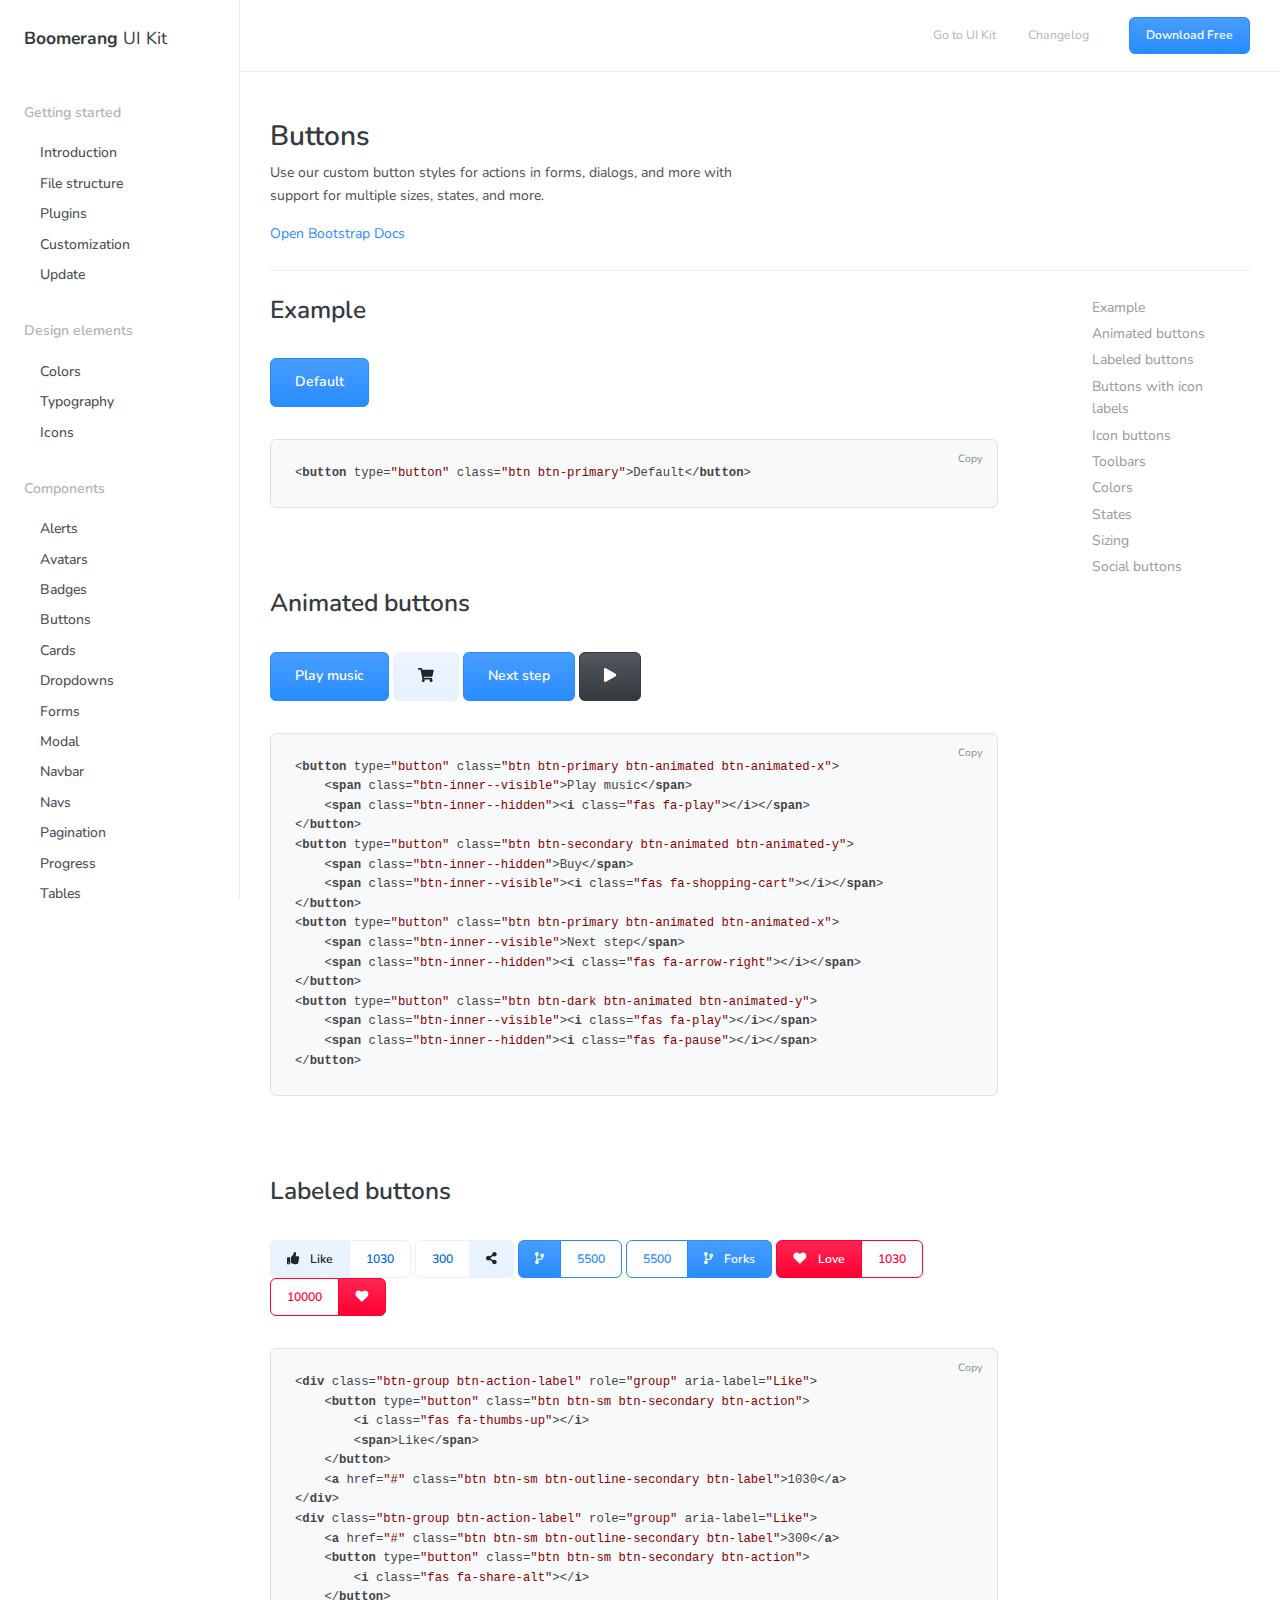
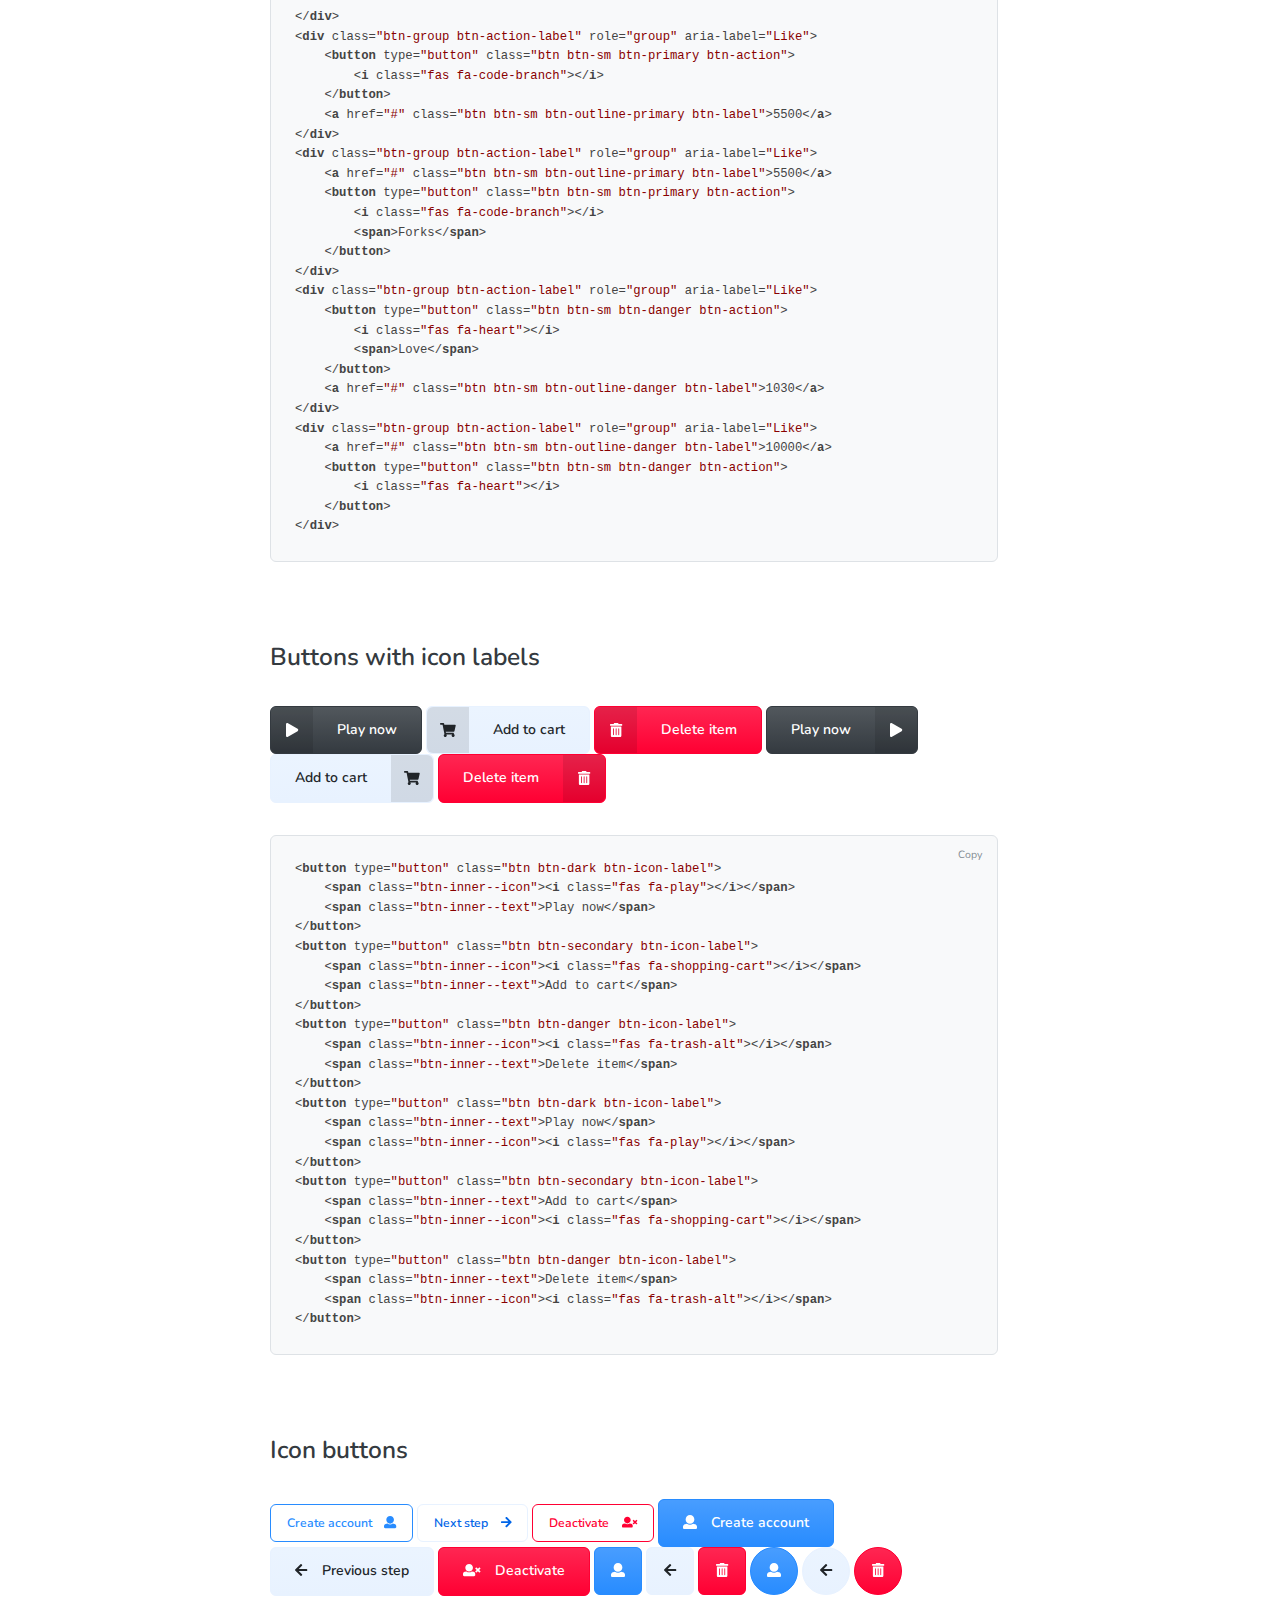
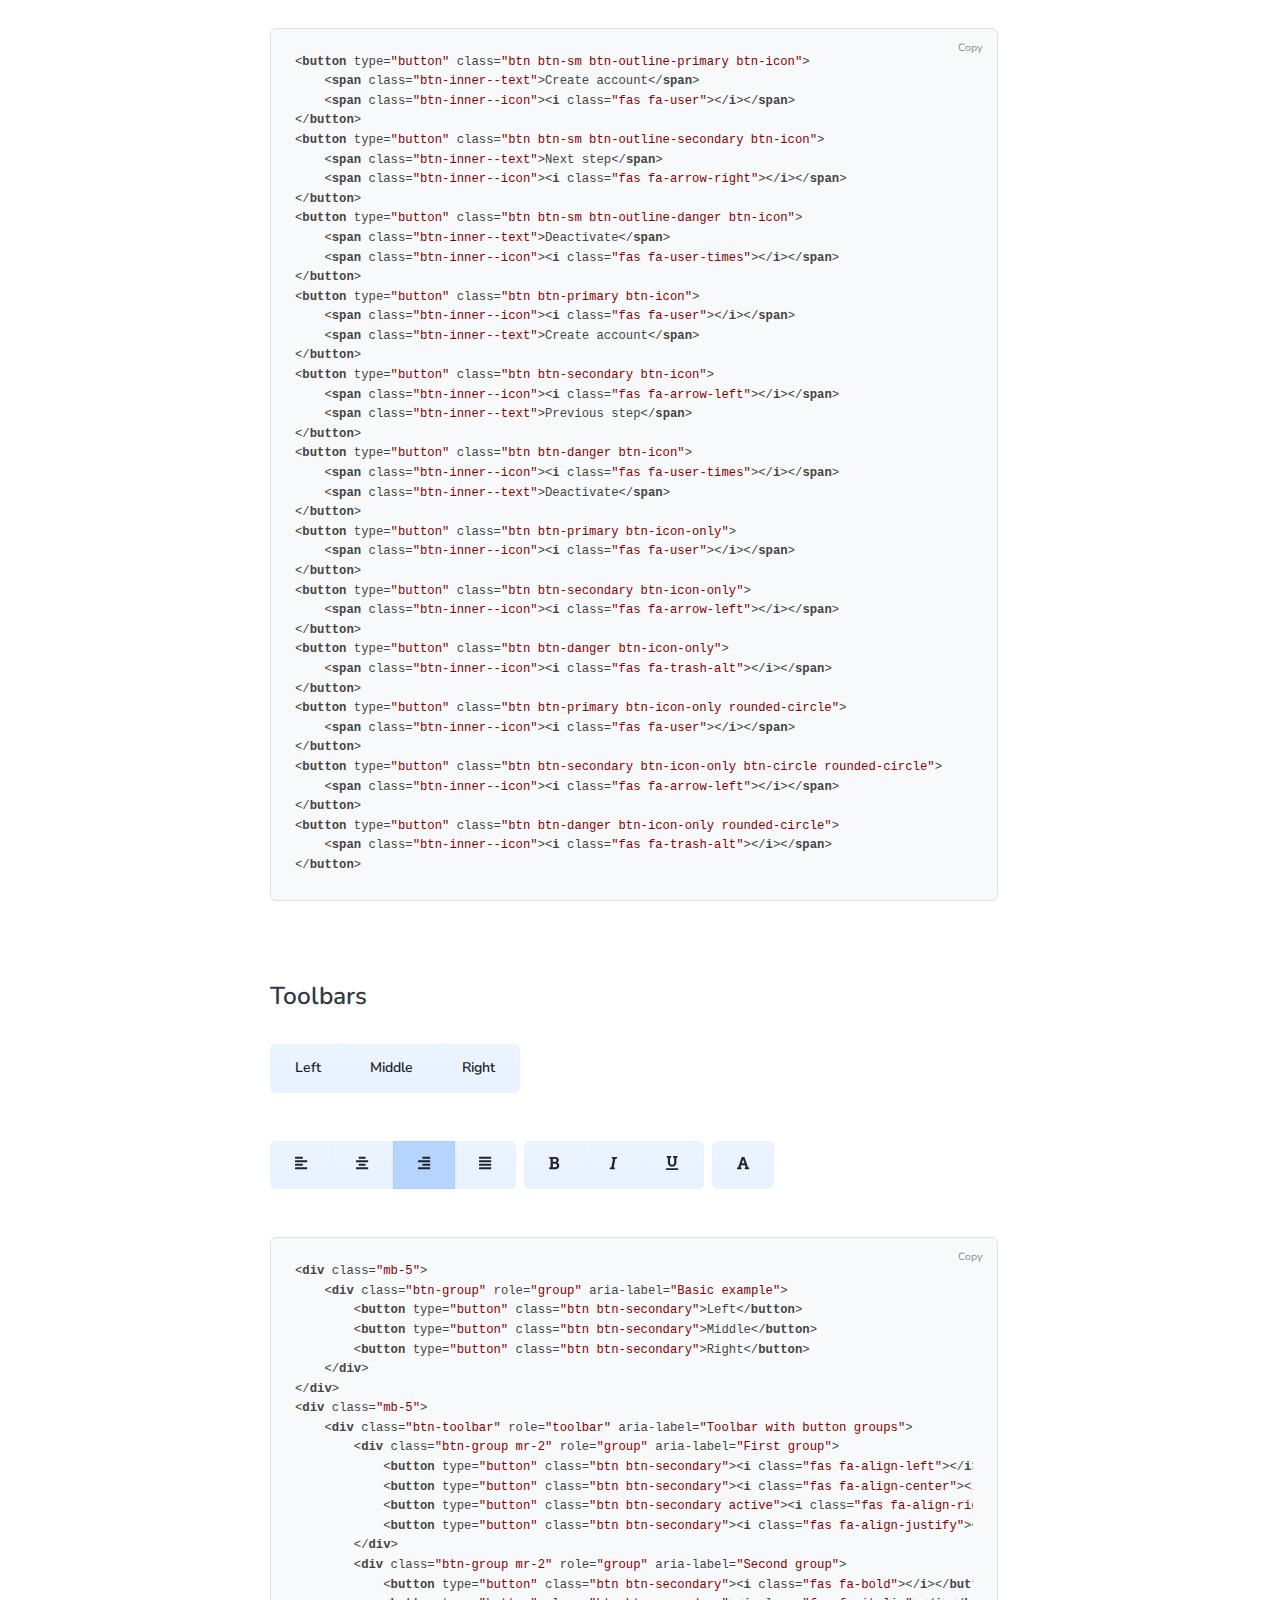
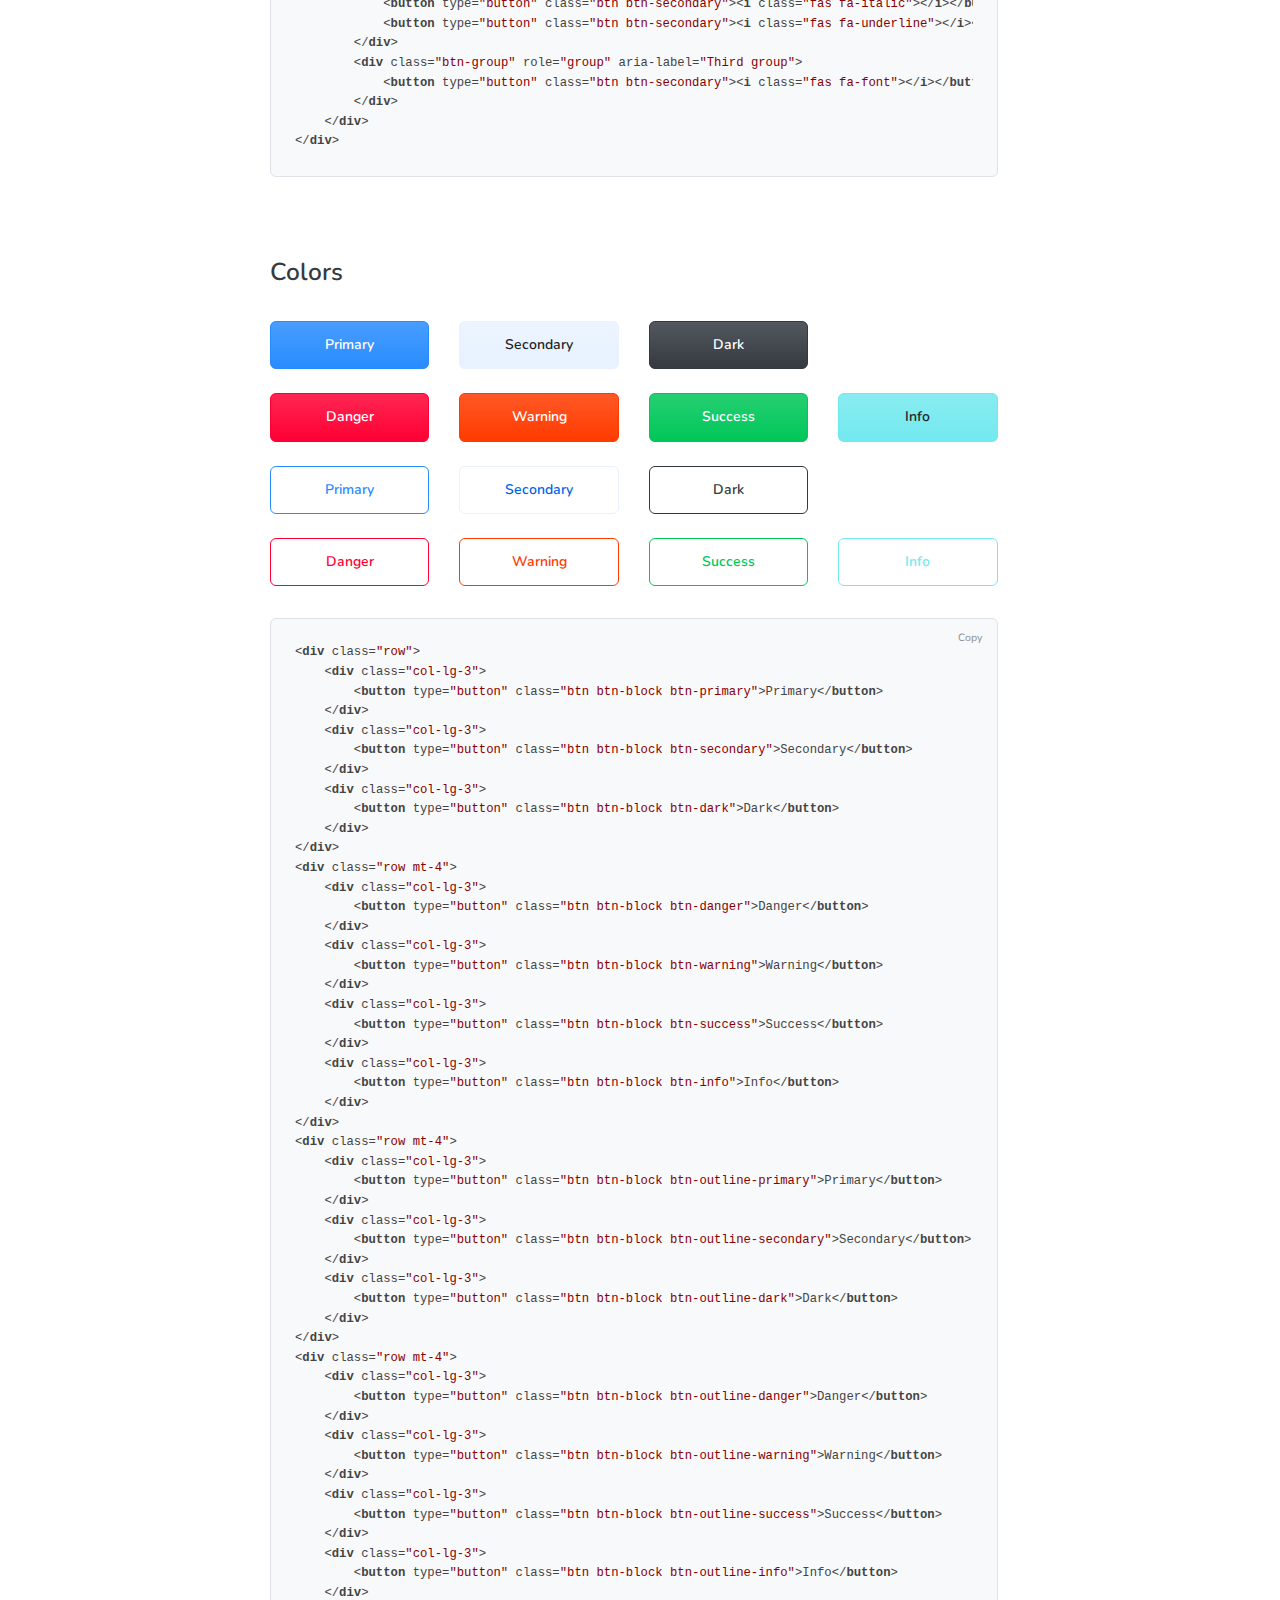
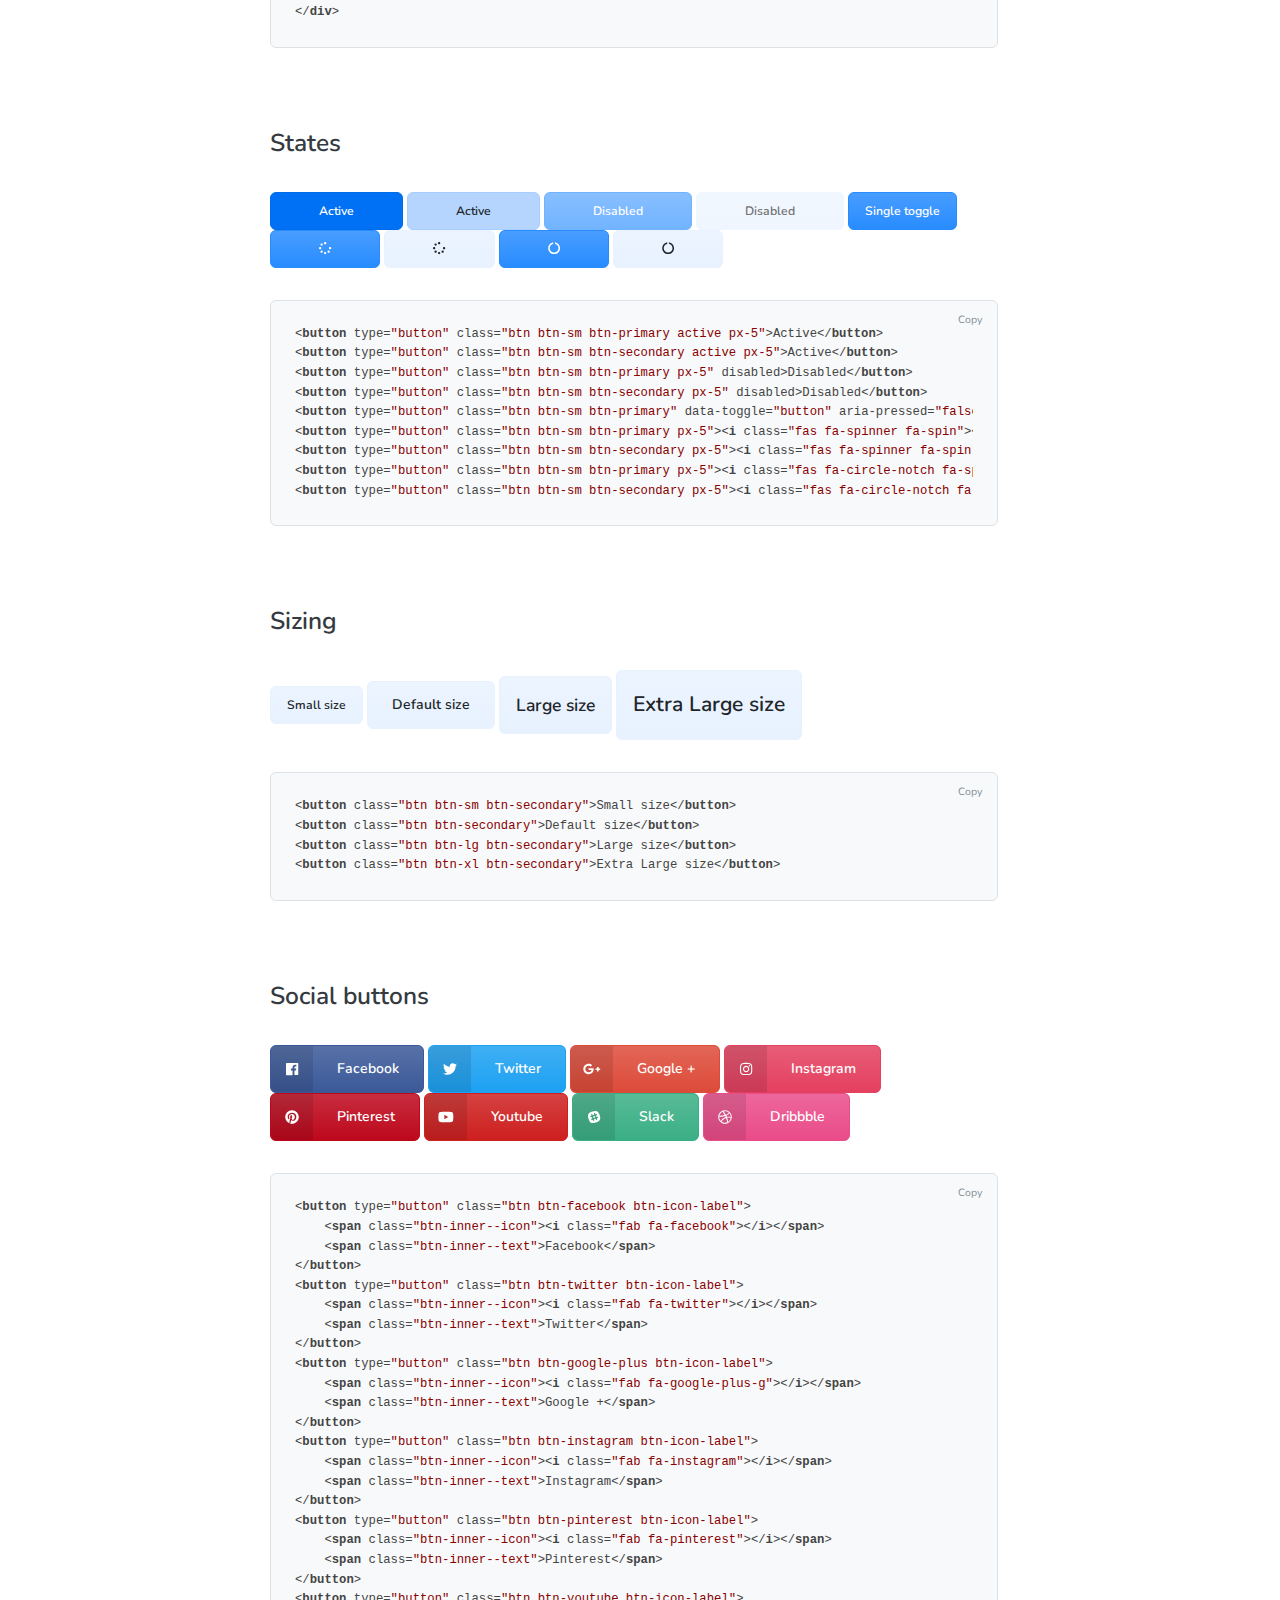
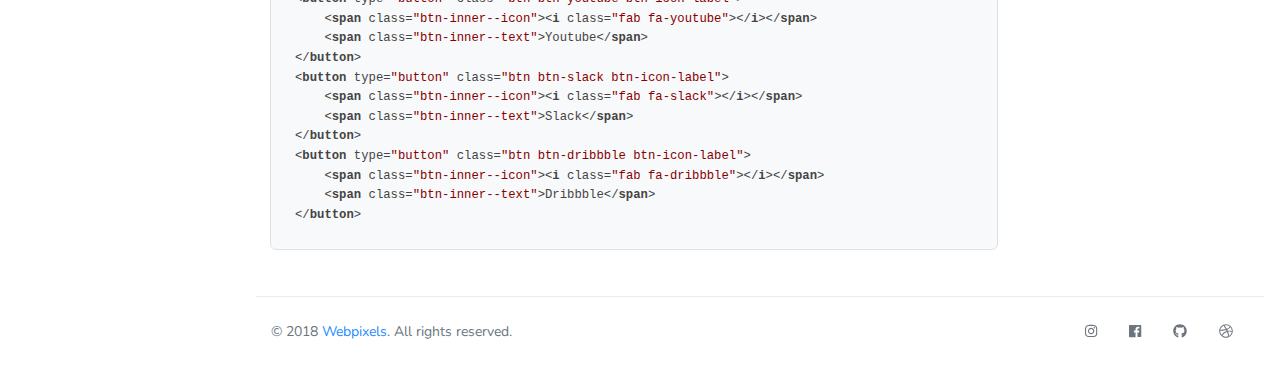
<file: docs/buttons.html>
<!DOCTYPE html>
<html>
  <head>
    <meta charset="utf-8">
    <meta name="viewport" content="width=device-width, initial-scale=1, shrink-to-fit=no">
    <meta name="description" content="Probably the most complete UI kit out there. Multiple functionalities and controls added,  extended color palette and beautiful typography, designed as its own extended version of Bootstrap at  the highest level of quality.                             ">
    <meta name="author" content="Webpixels">
    <title>Boomerang UI Kit - Free Bootstrap Framework by Webpixels</title>
    <!-- Fonts -->
    <link href="https://fonts.googleapis.com/css?family=Nunito:400,600,700,800|Roboto:400,500,700" rel="stylesheet">
    <!-- Plugins -->
    <link rel="stylesheet" href="../assets/vendor/animate/animate.min.css" type="text/css">
    <!-- Theme CSS -->
    <link type="text/css" href="../assets/css/theme.css" rel="stylesheet">
    <!-- Demo CSS - No need to use these in your project -->
    <link rel="stylesheet" href="../assets/vendor/jquery-scrollbar/css/jquery-scrollbar.css">
    <link type="text/css" href="../assets/vendor/highlight/css/highlight.min.css" rel="stylesheet">
    <link type="text/css" href="../assets/css/demo.css" rel="stylesheet">
  </head>
  <body>
    <main class="main">
      <aside class="sidebar" id="nav_docs">
        <div class="sidebar-brand">
          <h1 class="font-weight-400"><a href="../"><span class="font-weight-700">Boomerang</span> UI Kit</a></h1>
        </div>
        <div class="scrollbar-inner">
          <ul class="navigation pr-3">
            <li class="navigation-title">Getting started</li>
            <li class="navigation-item">
              <a href="introduction.html" class="navigation-link">Introduction</a>
            </li>
            <li class="navigation-item">
              <a href="file-structure.html" class="navigation-link">File structure</a>
            </li>
            <li class="navigation-item">
              <a href="plugins.html" class="navigation-link">Plugins</a>
            </li>
            <li class="navigation-item">
              <a href="customization.html" class="navigation-link">Customization</a>
            </li>
            <li class="navigation-item">
              <a href="update.html" class="navigation-link">Update</a>
            </li>
            <li class="navigation-title">Design elements</li>
            <li class="navigation-item">
              <a href="colors.html" class="navigation-link">Colors</a>
            </li>
            <li class="navigation-item">
              <a href="typography.html" class="navigation-link">Typography</a>
            </li>
            <li class="navigation-item">
              <a href="icons.html" class="navigation-link">Icons</a>
            </li>
            <li class="navigation-title">Components</li>
            <li class="navigation-item">
              <a href="alerts.html" class="navigation-link">Alerts</a>
            </li>
            <li class="navigation-item">
              <a href="avatars.html" class="navigation-link">Avatars</a>
            </li>
            <li class="navigation-item">
              <a href="badges.html" class="navigation-link">Badges</a>
            </li>
            <li class="navigation-item">
              <a href="buttons.html" class="navigation-link">Buttons</a>
            </li>
            <li class="navigation-item">
              <a href="cards.html" class="navigation-link">Cards</a>
            </li>
            <li class="navigation-item">
              <a href="dropdowns.html" class="navigation-link">Dropdowns</a>
            </li>
            <li class="navigation-item">
              <a href="forms.html" class="navigation-link">Forms</a>
            </li>
            <li class="navigation-item">
              <a href="modal.html" class="navigation-link">Modal</a>
            </li>
            <li class="navigation-item">
              <a href="navbar.html" class="navigation-link">Navbar</a>
            </li>
            <li class="navigation-item">
              <a href="navs.html" class="navigation-link">Navs</a>
            </li>
            <li class="navigation-item">
              <a href="pagination.html" class="navigation-link">Pagination</a>
            </li>
            <li class="navigation-item">
              <a href="progress.html" class="navigation-link">Progress</a>
            </li>
            <li class="navigation-item">
              <a href="tables.html" class="navigation-link">Tables</a>
            </li>
            <li class="navigation-item">
              <a href="tooltips.html" class="navigation-link">Tooltips</a>
            </li>
          </ul>
        </div>
      </aside>
      <section class="content">
        <div class="header">
          <div class="navigation-trigger d-xl-none" data-action="aside-open" data-target=".sidebar">
            <div class="navigation-trigger-inner">
              <i class="navigation-trigger-line"></i>
              <i class="navigation-trigger-line"></i>
              <i class="navigation-trigger-line"></i>
            </div>
          </div>
          <div class="header-brand d-xl-none">
            <h1><a href="index.html">Boomerang UI Kit</a></h1>
          </div>
          <div class="header-nav ml-auto">
            <ul class="nav align-items-center">
              <li class="nav-item d-none d-md-inline-block">
                <a class="nav-link pl-0 active" href="../">Go to UI Kit</a>
              </li>
              <li class="nav-item d-none d-md-inline-block">
                <a class="nav-link" href="../docs/changelog.html">Changelog</a>
              </li>
              <li class="nav-item ml-4">
                <a href="https://github.com/webpixels/boomerang-ui-kit/archive/master.zip" class="btn btn-sm btn-primary">Download Free</a>
              </li>
            </ul>
          </div>
        </div>
        <div class="content-inner content-docs">
          <div class="container">
            <div class="pt-3 pb-4 mb-4 border-bottom">
              <div class="row">
                <div class="col-lg-6">
                  <h2 class="heading h2 font-weight-bold">Buttons</h2>
                  <p>Use our custom button styles for actions in forms, dialogs, and more with support for multiple sizes, states, and more.</p>
                  <a href="http://getbootstrap.com/docs/4.0/components/buttons" target="_blank">Open Bootstrap Docs</a>
                </div>
              </div>
            </div>
            <div class="row">
              <div class="col-lg-9">
                <h3 id="example">Example</h3>
                <div class="code-example">
                  <button type="button" class="btn btn-primary">Default</button>
                </div>
                <div class="highlight">
                  <pre><code class="language-html" data-lang="html"><span class="nt">&lt;button</span> <span class="na">type=</span><span class="s">"button"</span> <span class="na">class=</span><span class="s">"btn btn-primary"</span><span class="nt">&gt;</span>Default<span class="nt">&lt;/button&gt;</span></code></pre>
                </div>
                <h3 id="animated-buttons">Animated buttons</h3>
                <div class="code-example">
                  <button type="button" class="btn btn-primary btn-animated btn-animated-x">
                    <span class="btn-inner--visible">Play music</span>
                    <span class="btn-inner--hidden"><i class="fas fa-play"></i></span>
                  </button>
                  <button type="button" class="btn btn-secondary btn-animated btn-animated-y">
                    <span class="btn-inner--hidden">Buy</span>
                    <span class="btn-inner--visible"><i class="fas fa-shopping-cart"></i></span>
                  </button>
                  <button type="button" class="btn btn-primary btn-animated btn-animated-x">
                    <span class="btn-inner--visible">Next step</span>
                    <span class="btn-inner--hidden"><i class="fas fa-arrow-right"></i></span>
                  </button>
                  <button type="button" class="btn btn-dark btn-animated btn-animated-y">
                    <span class="btn-inner--visible"><i class="fas fa-play"></i></span>
                    <span class="btn-inner--hidden"><i class="fas fa-pause"></i></span>
                  </button>
                </div>
                <div class="highlight">
                  <pre><code class="language-html" data-lang="html"><span class="nt">&lt;button</span> <span class="na">type=</span><span class="s">"button"</span> <span class="na">class=</span><span class="s">"btn btn-primary btn-animated btn-animated-x"</span><span class="nt">&gt;</span>
    <span class="nt">&lt;span</span> <span class="na">class=</span><span class="s">"btn-inner--visible"</span><span class="nt">&gt;</span>Play music<span class="nt">&lt;/span&gt;</span>
    <span class="nt">&lt;span</span> <span class="na">class=</span><span class="s">"btn-inner--hidden"</span><span class="nt">&gt;&lt;i</span> <span class="na">class=</span><span class="s">"fas fa-play"</span><span class="nt">&gt;&lt;/i&gt;&lt;/span&gt;</span>
<span class="nt">&lt;/button&gt;</span>
<span class="nt">&lt;button</span> <span class="na">type=</span><span class="s">"button"</span> <span class="na">class=</span><span class="s">"btn btn-secondary btn-animated btn-animated-y"</span><span class="nt">&gt;</span>
    <span class="nt">&lt;span</span> <span class="na">class=</span><span class="s">"btn-inner--hidden"</span><span class="nt">&gt;</span>Buy<span class="nt">&lt;/span&gt;</span>
    <span class="nt">&lt;span</span> <span class="na">class=</span><span class="s">"btn-inner--visible"</span><span class="nt">&gt;&lt;i</span> <span class="na">class=</span><span class="s">"fas fa-shopping-cart"</span><span class="nt">&gt;&lt;/i&gt;&lt;/span&gt;</span>
<span class="nt">&lt;/button&gt;</span>
<span class="nt">&lt;button</span> <span class="na">type=</span><span class="s">"button"</span> <span class="na">class=</span><span class="s">"btn btn-primary btn-animated btn-animated-x"</span><span class="nt">&gt;</span>
    <span class="nt">&lt;span</span> <span class="na">class=</span><span class="s">"btn-inner--visible"</span><span class="nt">&gt;</span>Next step<span class="nt">&lt;/span&gt;</span>
    <span class="nt">&lt;span</span> <span class="na">class=</span><span class="s">"btn-inner--hidden"</span><span class="nt">&gt;&lt;i</span> <span class="na">class=</span><span class="s">"fas fa-arrow-right"</span><span class="nt">&gt;&lt;/i&gt;&lt;/span&gt;</span>
<span class="nt">&lt;/button&gt;</span>
<span class="nt">&lt;button</span> <span class="na">type=</span><span class="s">"button"</span> <span class="na">class=</span><span class="s">"btn btn-dark btn-animated btn-animated-y"</span><span class="nt">&gt;</span>
    <span class="nt">&lt;span</span> <span class="na">class=</span><span class="s">"btn-inner--visible"</span><span class="nt">&gt;&lt;i</span> <span class="na">class=</span><span class="s">"fas fa-play"</span><span class="nt">&gt;&lt;/i&gt;&lt;/span&gt;</span>
    <span class="nt">&lt;span</span> <span class="na">class=</span><span class="s">"btn-inner--hidden"</span><span class="nt">&gt;&lt;i</span> <span class="na">class=</span><span class="s">"fas fa-pause"</span><span class="nt">&gt;&lt;/i&gt;&lt;/span&gt;</span>
<span class="nt">&lt;/button&gt;</span></code></pre>
                </div>
                <h3 id="labeled-buttons">Labeled buttons</h3>
                <div class="code-example">
                  <div class="btn-group btn-action-label" role="group" aria-label="Like">
                    <button type="button" class="btn btn-sm btn-secondary btn-action">
                      <i class="fas fa-thumbs-up"></i>
                      <span>Like</span>
                    </button>
                    <a href="#" class="btn btn-sm btn-outline-secondary btn-label">1030</a>
                  </div>
                  <div class="btn-group btn-action-label" role="group" aria-label="Like">
                    <a href="#" class="btn btn-sm btn-outline-secondary btn-label">300</a>
                    <button type="button" class="btn btn-sm btn-secondary btn-action">
                      <i class="fas fa-share-alt"></i>
                    </button>
                  </div>
                  <div class="btn-group btn-action-label" role="group" aria-label="Like">
                    <button type="button" class="btn btn-sm btn-primary btn-action">
                      <i class="fas fa-code-branch"></i>
                    </button>
                    <a href="#" class="btn btn-sm btn-outline-primary btn-label">5500</a>
                  </div>
                  <div class="btn-group btn-action-label" role="group" aria-label="Like">
                    <a href="#" class="btn btn-sm btn-outline-primary btn-label">5500</a>
                    <button type="button" class="btn btn-sm btn-primary btn-action">
                      <i class="fas fa-code-branch"></i>
                      <span>Forks</span>
                    </button>
                  </div>
                  <div class="btn-group btn-action-label" role="group" aria-label="Like">
                    <button type="button" class="btn btn-sm btn-danger btn-action">
                      <i class="fas fa-heart"></i>
                      <span>Love</span>
                    </button>
                    <a href="#" class="btn btn-sm btn-outline-danger btn-label">1030</a>
                  </div>
                  <div class="btn-group btn-action-label" role="group" aria-label="Like">
                    <a href="#" class="btn btn-sm btn-outline-danger btn-label">10000</a>
                    <button type="button" class="btn btn-sm btn-danger btn-action">
                      <i class="fas fa-heart"></i>
                    </button>
                  </div>
                </div>
                <div class="highlight">
                  <pre><code class="language-html" data-lang="html"><span class="nt">&lt;div</span> <span class="na">class=</span><span class="s">"btn-group btn-action-label"</span> <span class="na">role=</span><span class="s">"group"</span> <span class="na">aria-label=</span><span class="s">"Like"</span><span class="nt">&gt;</span>
    <span class="nt">&lt;button</span> <span class="na">type=</span><span class="s">"button"</span> <span class="na">class=</span><span class="s">"btn btn-sm btn-secondary btn-action"</span><span class="nt">&gt;</span>
        <span class="nt">&lt;i</span> <span class="na">class=</span><span class="s">"fas fa-thumbs-up"</span><span class="nt">&gt;&lt;/i&gt;</span>
        <span class="nt">&lt;span&gt;</span>Like<span class="nt">&lt;/span&gt;</span>
    <span class="nt">&lt;/button&gt;</span>
    <span class="nt">&lt;a</span> <span class="na">href=</span><span class="s">"#"</span> <span class="na">class=</span><span class="s">"btn btn-sm btn-outline-secondary btn-label"</span><span class="nt">&gt;</span>1030<span class="nt">&lt;/a&gt;</span>
<span class="nt">&lt;/div&gt;</span>
<span class="nt">&lt;div</span> <span class="na">class=</span><span class="s">"btn-group btn-action-label"</span> <span class="na">role=</span><span class="s">"group"</span> <span class="na">aria-label=</span><span class="s">"Like"</span><span class="nt">&gt;</span>
    <span class="nt">&lt;a</span> <span class="na">href=</span><span class="s">"#"</span> <span class="na">class=</span><span class="s">"btn btn-sm btn-outline-secondary btn-label"</span><span class="nt">&gt;</span>300<span class="nt">&lt;/a&gt;</span>
    <span class="nt">&lt;button</span> <span class="na">type=</span><span class="s">"button"</span> <span class="na">class=</span><span class="s">"btn btn-sm btn-secondary btn-action"</span><span class="nt">&gt;</span>
        <span class="nt">&lt;i</span> <span class="na">class=</span><span class="s">"fas fa-share-alt"</span><span class="nt">&gt;&lt;/i&gt;</span>
    <span class="nt">&lt;/button&gt;</span>
<span class="nt">&lt;/div&gt;</span>
<span class="nt">&lt;div</span> <span class="na">class=</span><span class="s">"btn-group btn-action-label"</span> <span class="na">role=</span><span class="s">"group"</span> <span class="na">aria-label=</span><span class="s">"Like"</span><span class="nt">&gt;</span>
    <span class="nt">&lt;button</span> <span class="na">type=</span><span class="s">"button"</span> <span class="na">class=</span><span class="s">"btn btn-sm btn-primary btn-action"</span><span class="nt">&gt;</span>
        <span class="nt">&lt;i</span> <span class="na">class=</span><span class="s">"fas fa-code-branch"</span><span class="nt">&gt;&lt;/i&gt;</span>
    <span class="nt">&lt;/button&gt;</span>
    <span class="nt">&lt;a</span> <span class="na">href=</span><span class="s">"#"</span> <span class="na">class=</span><span class="s">"btn btn-sm btn-outline-primary btn-label"</span><span class="nt">&gt;</span>5500<span class="nt">&lt;/a&gt;</span>
<span class="nt">&lt;/div&gt;</span>
<span class="nt">&lt;div</span> <span class="na">class=</span><span class="s">"btn-group btn-action-label"</span> <span class="na">role=</span><span class="s">"group"</span> <span class="na">aria-label=</span><span class="s">"Like"</span><span class="nt">&gt;</span>
    <span class="nt">&lt;a</span> <span class="na">href=</span><span class="s">"#"</span> <span class="na">class=</span><span class="s">"btn btn-sm btn-outline-primary btn-label"</span><span class="nt">&gt;</span>5500<span class="nt">&lt;/a&gt;</span>
    <span class="nt">&lt;button</span> <span class="na">type=</span><span class="s">"button"</span> <span class="na">class=</span><span class="s">"btn btn-sm btn-primary btn-action"</span><span class="nt">&gt;</span>
        <span class="nt">&lt;i</span> <span class="na">class=</span><span class="s">"fas fa-code-branch"</span><span class="nt">&gt;&lt;/i&gt;</span>
        <span class="nt">&lt;span&gt;</span>Forks<span class="nt">&lt;/span&gt;</span>
    <span class="nt">&lt;/button&gt;</span>
<span class="nt">&lt;/div&gt;</span>
<span class="nt">&lt;div</span> <span class="na">class=</span><span class="s">"btn-group btn-action-label"</span> <span class="na">role=</span><span class="s">"group"</span> <span class="na">aria-label=</span><span class="s">"Like"</span><span class="nt">&gt;</span>
    <span class="nt">&lt;button</span> <span class="na">type=</span><span class="s">"button"</span> <span class="na">class=</span><span class="s">"btn btn-sm btn-danger btn-action"</span><span class="nt">&gt;</span>
        <span class="nt">&lt;i</span> <span class="na">class=</span><span class="s">"fas fa-heart"</span><span class="nt">&gt;&lt;/i&gt;</span>
        <span class="nt">&lt;span&gt;</span>Love<span class="nt">&lt;/span&gt;</span>
    <span class="nt">&lt;/button&gt;</span>
    <span class="nt">&lt;a</span> <span class="na">href=</span><span class="s">"#"</span> <span class="na">class=</span><span class="s">"btn btn-sm btn-outline-danger btn-label"</span><span class="nt">&gt;</span>1030<span class="nt">&lt;/a&gt;</span>
<span class="nt">&lt;/div&gt;</span>
<span class="nt">&lt;div</span> <span class="na">class=</span><span class="s">"btn-group btn-action-label"</span> <span class="na">role=</span><span class="s">"group"</span> <span class="na">aria-label=</span><span class="s">"Like"</span><span class="nt">&gt;</span>
    <span class="nt">&lt;a</span> <span class="na">href=</span><span class="s">"#"</span> <span class="na">class=</span><span class="s">"btn btn-sm btn-outline-danger btn-label"</span><span class="nt">&gt;</span>10000<span class="nt">&lt;/a&gt;</span>
    <span class="nt">&lt;button</span> <span class="na">type=</span><span class="s">"button"</span> <span class="na">class=</span><span class="s">"btn btn-sm btn-danger btn-action"</span><span class="nt">&gt;</span>
        <span class="nt">&lt;i</span> <span class="na">class=</span><span class="s">"fas fa-heart"</span><span class="nt">&gt;&lt;/i&gt;</span>
    <span class="nt">&lt;/button&gt;</span>
<span class="nt">&lt;/div&gt;</span></code></pre>
                </div>
                <h3 id="buttons-with-icon-labels">Buttons with icon labels</h3>
                <div class="code-example">
                  <button type="button" class="btn btn-dark btn-icon-label">
                    <span class="btn-inner--icon"><i class="fas fa-play"></i></span>
                    <span class="btn-inner--text">Play now</span>
                  </button>
                  <button type="button" class="btn btn-secondary btn-icon-label">
                    <span class="btn-inner--icon"><i class="fas fa-shopping-cart"></i></span>
                    <span class="btn-inner--text">Add to cart</span>
                  </button>
                  <button type="button" class="btn btn-danger btn-icon-label">
                    <span class="btn-inner--icon"><i class="fas fa-trash-alt"></i></span>
                    <span class="btn-inner--text">Delete item</span>
                  </button>
                  <button type="button" class="btn btn-dark btn-icon-label">
                    <span class="btn-inner--text">Play now</span>
                    <span class="btn-inner--icon"><i class="fas fa-play"></i></span>
                  </button>
                  <button type="button" class="btn btn-secondary btn-icon-label">
                    <span class="btn-inner--text">Add to cart</span>
                    <span class="btn-inner--icon"><i class="fas fa-shopping-cart"></i></span>
                  </button>
                  <button type="button" class="btn btn-danger btn-icon-label">
                    <span class="btn-inner--text">Delete item</span>
                    <span class="btn-inner--icon"><i class="fas fa-trash-alt"></i></span>
                  </button>
                </div>
                <div class="highlight">
                  <pre><code class="language-html" data-lang="html"><span class="nt">&lt;button</span> <span class="na">type=</span><span class="s">"button"</span> <span class="na">class=</span><span class="s">"btn btn-dark btn-icon-label"</span><span class="nt">&gt;</span>
    <span class="nt">&lt;span</span> <span class="na">class=</span><span class="s">"btn-inner--icon"</span><span class="nt">&gt;&lt;i</span> <span class="na">class=</span><span class="s">"fas fa-play"</span><span class="nt">&gt;&lt;/i&gt;&lt;/span&gt;</span>
    <span class="nt">&lt;span</span> <span class="na">class=</span><span class="s">"btn-inner--text"</span><span class="nt">&gt;</span>Play now<span class="nt">&lt;/span&gt;</span>
<span class="nt">&lt;/button&gt;</span>
<span class="nt">&lt;button</span> <span class="na">type=</span><span class="s">"button"</span> <span class="na">class=</span><span class="s">"btn btn-secondary btn-icon-label"</span><span class="nt">&gt;</span>
    <span class="nt">&lt;span</span> <span class="na">class=</span><span class="s">"btn-inner--icon"</span><span class="nt">&gt;&lt;i</span> <span class="na">class=</span><span class="s">"fas fa-shopping-cart"</span><span class="nt">&gt;&lt;/i&gt;&lt;/span&gt;</span>
    <span class="nt">&lt;span</span> <span class="na">class=</span><span class="s">"btn-inner--text"</span><span class="nt">&gt;</span>Add to cart<span class="nt">&lt;/span&gt;</span>
<span class="nt">&lt;/button&gt;</span>
<span class="nt">&lt;button</span> <span class="na">type=</span><span class="s">"button"</span> <span class="na">class=</span><span class="s">"btn btn-danger btn-icon-label"</span><span class="nt">&gt;</span>
    <span class="nt">&lt;span</span> <span class="na">class=</span><span class="s">"btn-inner--icon"</span><span class="nt">&gt;&lt;i</span> <span class="na">class=</span><span class="s">"fas fa-trash-alt"</span><span class="nt">&gt;&lt;/i&gt;&lt;/span&gt;</span>
    <span class="nt">&lt;span</span> <span class="na">class=</span><span class="s">"btn-inner--text"</span><span class="nt">&gt;</span>Delete item<span class="nt">&lt;/span&gt;</span>
<span class="nt">&lt;/button&gt;</span>
<span class="nt">&lt;button</span> <span class="na">type=</span><span class="s">"button"</span> <span class="na">class=</span><span class="s">"btn btn-dark btn-icon-label"</span><span class="nt">&gt;</span>
    <span class="nt">&lt;span</span> <span class="na">class=</span><span class="s">"btn-inner--text"</span><span class="nt">&gt;</span>Play now<span class="nt">&lt;/span&gt;</span>
    <span class="nt">&lt;span</span> <span class="na">class=</span><span class="s">"btn-inner--icon"</span><span class="nt">&gt;&lt;i</span> <span class="na">class=</span><span class="s">"fas fa-play"</span><span class="nt">&gt;&lt;/i&gt;&lt;/span&gt;</span>
<span class="nt">&lt;/button&gt;</span>
<span class="nt">&lt;button</span> <span class="na">type=</span><span class="s">"button"</span> <span class="na">class=</span><span class="s">"btn btn-secondary btn-icon-label"</span><span class="nt">&gt;</span>
    <span class="nt">&lt;span</span> <span class="na">class=</span><span class="s">"btn-inner--text"</span><span class="nt">&gt;</span>Add to cart<span class="nt">&lt;/span&gt;</span>
    <span class="nt">&lt;span</span> <span class="na">class=</span><span class="s">"btn-inner--icon"</span><span class="nt">&gt;&lt;i</span> <span class="na">class=</span><span class="s">"fas fa-shopping-cart"</span><span class="nt">&gt;&lt;/i&gt;&lt;/span&gt;</span>
<span class="nt">&lt;/button&gt;</span>
<span class="nt">&lt;button</span> <span class="na">type=</span><span class="s">"button"</span> <span class="na">class=</span><span class="s">"btn btn-danger btn-icon-label"</span><span class="nt">&gt;</span>
    <span class="nt">&lt;span</span> <span class="na">class=</span><span class="s">"btn-inner--text"</span><span class="nt">&gt;</span>Delete item<span class="nt">&lt;/span&gt;</span>
    <span class="nt">&lt;span</span> <span class="na">class=</span><span class="s">"btn-inner--icon"</span><span class="nt">&gt;&lt;i</span> <span class="na">class=</span><span class="s">"fas fa-trash-alt"</span><span class="nt">&gt;&lt;/i&gt;&lt;/span&gt;</span>
<span class="nt">&lt;/button&gt;</span></code></pre>
                </div>
                <h3 id="icon-buttons">Icon buttons</h3>
                <div class="code-example">
                  <button type="button" class="btn btn-sm btn-outline-primary btn-icon">
                    <span class="btn-inner--text">Create account</span>
                    <span class="btn-inner--icon"><i class="fas fa-user"></i></span>
                  </button>
                  <button type="button" class="btn btn-sm btn-outline-secondary btn-icon">
                    <span class="btn-inner--text">Next step</span>
                    <span class="btn-inner--icon"><i class="fas fa-arrow-right"></i></span>
                  </button>
                  <button type="button" class="btn btn-sm btn-outline-danger btn-icon">
                    <span class="btn-inner--text">Deactivate</span>
                    <span class="btn-inner--icon"><i class="fas fa-user-times"></i></span>
                  </button>
                  <button type="button" class="btn btn-primary btn-icon">
                    <span class="btn-inner--icon"><i class="fas fa-user"></i></span>
                    <span class="btn-inner--text">Create account</span>
                  </button>
                  <button type="button" class="btn btn-secondary btn-icon">
                    <span class="btn-inner--icon"><i class="fas fa-arrow-left"></i></span>
                    <span class="btn-inner--text">Previous step</span>
                  </button>
                  <button type="button" class="btn btn-danger btn-icon">
                    <span class="btn-inner--icon"><i class="fas fa-user-times"></i></span>
                    <span class="btn-inner--text">Deactivate</span>
                  </button>
                  <button type="button" class="btn btn-primary btn-icon-only">
                    <span class="btn-inner--icon"><i class="fas fa-user"></i></span>
                  </button>
                  <button type="button" class="btn btn-secondary btn-icon-only">
                    <span class="btn-inner--icon"><i class="fas fa-arrow-left"></i></span>
                  </button>
                  <button type="button" class="btn btn-danger btn-icon-only">
                    <span class="btn-inner--icon"><i class="fas fa-trash-alt"></i></span>
                  </button>
                  <button type="button" class="btn btn-primary btn-icon-only rounded-circle">
                    <span class="btn-inner--icon"><i class="fas fa-user"></i></span>
                  </button>
                  <button type="button" class="btn btn-secondary btn-icon-only btn-circle rounded-circle">
                    <span class="btn-inner--icon"><i class="fas fa-arrow-left"></i></span>
                  </button>
                  <button type="button" class="btn btn-danger btn-icon-only rounded-circle">
                    <span class="btn-inner--icon"><i class="fas fa-trash-alt"></i></span>
                  </button>
                </div>
                <div class="highlight">
                  <pre><code class="language-html" data-lang="html"><span class="nt">&lt;button</span> <span class="na">type=</span><span class="s">"button"</span> <span class="na">class=</span><span class="s">"btn btn-sm btn-outline-primary btn-icon"</span><span class="nt">&gt;</span>
    <span class="nt">&lt;span</span> <span class="na">class=</span><span class="s">"btn-inner--text"</span><span class="nt">&gt;</span>Create account<span class="nt">&lt;/span&gt;</span>
    <span class="nt">&lt;span</span> <span class="na">class=</span><span class="s">"btn-inner--icon"</span><span class="nt">&gt;&lt;i</span> <span class="na">class=</span><span class="s">"fas fa-user"</span><span class="nt">&gt;&lt;/i&gt;&lt;/span&gt;</span>
<span class="nt">&lt;/button&gt;</span>
<span class="nt">&lt;button</span> <span class="na">type=</span><span class="s">"button"</span> <span class="na">class=</span><span class="s">"btn btn-sm btn-outline-secondary btn-icon"</span><span class="nt">&gt;</span>
    <span class="nt">&lt;span</span> <span class="na">class=</span><span class="s">"btn-inner--text"</span><span class="nt">&gt;</span>Next step<span class="nt">&lt;/span&gt;</span>
    <span class="nt">&lt;span</span> <span class="na">class=</span><span class="s">"btn-inner--icon"</span><span class="nt">&gt;&lt;i</span> <span class="na">class=</span><span class="s">"fas fa-arrow-right"</span><span class="nt">&gt;&lt;/i&gt;&lt;/span&gt;</span>
<span class="nt">&lt;/button&gt;</span>
<span class="nt">&lt;button</span> <span class="na">type=</span><span class="s">"button"</span> <span class="na">class=</span><span class="s">"btn btn-sm btn-outline-danger btn-icon"</span><span class="nt">&gt;</span>
    <span class="nt">&lt;span</span> <span class="na">class=</span><span class="s">"btn-inner--text"</span><span class="nt">&gt;</span>Deactivate<span class="nt">&lt;/span&gt;</span>
    <span class="nt">&lt;span</span> <span class="na">class=</span><span class="s">"btn-inner--icon"</span><span class="nt">&gt;&lt;i</span> <span class="na">class=</span><span class="s">"fas fa-user-times"</span><span class="nt">&gt;&lt;/i&gt;&lt;/span&gt;</span>
<span class="nt">&lt;/button&gt;</span>
<span class="nt">&lt;button</span> <span class="na">type=</span><span class="s">"button"</span> <span class="na">class=</span><span class="s">"btn btn-primary btn-icon"</span><span class="nt">&gt;</span>
    <span class="nt">&lt;span</span> <span class="na">class=</span><span class="s">"btn-inner--icon"</span><span class="nt">&gt;&lt;i</span> <span class="na">class=</span><span class="s">"fas fa-user"</span><span class="nt">&gt;&lt;/i&gt;&lt;/span&gt;</span>
    <span class="nt">&lt;span</span> <span class="na">class=</span><span class="s">"btn-inner--text"</span><span class="nt">&gt;</span>Create account<span class="nt">&lt;/span&gt;</span>
<span class="nt">&lt;/button&gt;</span>
<span class="nt">&lt;button</span> <span class="na">type=</span><span class="s">"button"</span> <span class="na">class=</span><span class="s">"btn btn-secondary btn-icon"</span><span class="nt">&gt;</span>
    <span class="nt">&lt;span</span> <span class="na">class=</span><span class="s">"btn-inner--icon"</span><span class="nt">&gt;&lt;i</span> <span class="na">class=</span><span class="s">"fas fa-arrow-left"</span><span class="nt">&gt;&lt;/i&gt;&lt;/span&gt;</span>
    <span class="nt">&lt;span</span> <span class="na">class=</span><span class="s">"btn-inner--text"</span><span class="nt">&gt;</span>Previous step<span class="nt">&lt;/span&gt;</span>
<span class="nt">&lt;/button&gt;</span>
<span class="nt">&lt;button</span> <span class="na">type=</span><span class="s">"button"</span> <span class="na">class=</span><span class="s">"btn btn-danger btn-icon"</span><span class="nt">&gt;</span>
    <span class="nt">&lt;span</span> <span class="na">class=</span><span class="s">"btn-inner--icon"</span><span class="nt">&gt;&lt;i</span> <span class="na">class=</span><span class="s">"fas fa-user-times"</span><span class="nt">&gt;&lt;/i&gt;&lt;/span&gt;</span>
    <span class="nt">&lt;span</span> <span class="na">class=</span><span class="s">"btn-inner--text"</span><span class="nt">&gt;</span>Deactivate<span class="nt">&lt;/span&gt;</span>
<span class="nt">&lt;/button&gt;</span>
<span class="nt">&lt;button</span> <span class="na">type=</span><span class="s">"button"</span> <span class="na">class=</span><span class="s">"btn btn-primary btn-icon-only"</span><span class="nt">&gt;</span>
    <span class="nt">&lt;span</span> <span class="na">class=</span><span class="s">"btn-inner--icon"</span><span class="nt">&gt;&lt;i</span> <span class="na">class=</span><span class="s">"fas fa-user"</span><span class="nt">&gt;&lt;/i&gt;&lt;/span&gt;</span>
<span class="nt">&lt;/button&gt;</span>
<span class="nt">&lt;button</span> <span class="na">type=</span><span class="s">"button"</span> <span class="na">class=</span><span class="s">"btn btn-secondary btn-icon-only"</span><span class="nt">&gt;</span>
    <span class="nt">&lt;span</span> <span class="na">class=</span><span class="s">"btn-inner--icon"</span><span class="nt">&gt;&lt;i</span> <span class="na">class=</span><span class="s">"fas fa-arrow-left"</span><span class="nt">&gt;&lt;/i&gt;&lt;/span&gt;</span>
<span class="nt">&lt;/button&gt;</span>
<span class="nt">&lt;button</span> <span class="na">type=</span><span class="s">"button"</span> <span class="na">class=</span><span class="s">"btn btn-danger btn-icon-only"</span><span class="nt">&gt;</span>
    <span class="nt">&lt;span</span> <span class="na">class=</span><span class="s">"btn-inner--icon"</span><span class="nt">&gt;&lt;i</span> <span class="na">class=</span><span class="s">"fas fa-trash-alt"</span><span class="nt">&gt;&lt;/i&gt;&lt;/span&gt;</span>
<span class="nt">&lt;/button&gt;</span>
<span class="nt">&lt;button</span> <span class="na">type=</span><span class="s">"button"</span> <span class="na">class=</span><span class="s">"btn btn-primary btn-icon-only rounded-circle"</span><span class="nt">&gt;</span>
    <span class="nt">&lt;span</span> <span class="na">class=</span><span class="s">"btn-inner--icon"</span><span class="nt">&gt;&lt;i</span> <span class="na">class=</span><span class="s">"fas fa-user"</span><span class="nt">&gt;&lt;/i&gt;&lt;/span&gt;</span>
<span class="nt">&lt;/button&gt;</span>
<span class="nt">&lt;button</span> <span class="na">type=</span><span class="s">"button"</span> <span class="na">class=</span><span class="s">"btn btn-secondary btn-icon-only btn-circle rounded-circle"</span><span class="nt">&gt;</span>
    <span class="nt">&lt;span</span> <span class="na">class=</span><span class="s">"btn-inner--icon"</span><span class="nt">&gt;&lt;i</span> <span class="na">class=</span><span class="s">"fas fa-arrow-left"</span><span class="nt">&gt;&lt;/i&gt;&lt;/span&gt;</span>
<span class="nt">&lt;/button&gt;</span>
<span class="nt">&lt;button</span> <span class="na">type=</span><span class="s">"button"</span> <span class="na">class=</span><span class="s">"btn btn-danger btn-icon-only rounded-circle"</span><span class="nt">&gt;</span>
    <span class="nt">&lt;span</span> <span class="na">class=</span><span class="s">"btn-inner--icon"</span><span class="nt">&gt;&lt;i</span> <span class="na">class=</span><span class="s">"fas fa-trash-alt"</span><span class="nt">&gt;&lt;/i&gt;&lt;/span&gt;</span>
<span class="nt">&lt;/button&gt;</span></code></pre>
                </div>
                <h3 id="toolbars">Toolbars</h3>
                <div class="code-example">
                  <div class="mb-5">
                    <div class="btn-group" role="group" aria-label="Basic example">
                      <button type="button" class="btn btn-secondary">Left</button>
                      <button type="button" class="btn btn-secondary">Middle</button>
                      <button type="button" class="btn btn-secondary">Right</button>
                    </div>
                  </div>
                  <div class="mb-5">
                    <div class="btn-toolbar" role="toolbar" aria-label="Toolbar with button groups">
                      <div class="btn-group mr-2" role="group" aria-label="First group">
                        <button type="button" class="btn btn-secondary"><i class="fas fa-align-left"></i></button>
                        <button type="button" class="btn btn-secondary"><i class="fas fa-align-center"></i></button>
                        <button type="button" class="btn btn-secondary active"><i class="fas fa-align-right"></i></button>
                        <button type="button" class="btn btn-secondary"><i class="fas fa-align-justify"></i></button>
                      </div>
                      <div class="btn-group mr-2" role="group" aria-label="Second group">
                        <button type="button" class="btn btn-secondary"><i class="fas fa-bold"></i></button>
                        <button type="button" class="btn btn-secondary"><i class="fas fa-italic"></i></button>
                        <button type="button" class="btn btn-secondary"><i class="fas fa-underline"></i></button>
                      </div>
                      <div class="btn-group" role="group" aria-label="Third group">
                        <button type="button" class="btn btn-secondary"><i class="fas fa-font"></i></button>
                      </div>
                    </div>
                  </div>
                </div>
                <div class="highlight">
                  <pre><code class="language-html" data-lang="html"><span class="nt">&lt;div</span> <span class="na">class=</span><span class="s">"mb-5"</span><span class="nt">&gt;</span>
    <span class="nt">&lt;div</span> <span class="na">class=</span><span class="s">"btn-group"</span> <span class="na">role=</span><span class="s">"group"</span> <span class="na">aria-label=</span><span class="s">"Basic example"</span><span class="nt">&gt;</span>
        <span class="nt">&lt;button</span> <span class="na">type=</span><span class="s">"button"</span> <span class="na">class=</span><span class="s">"btn btn-secondary"</span><span class="nt">&gt;</span>Left<span class="nt">&lt;/button&gt;</span>
        <span class="nt">&lt;button</span> <span class="na">type=</span><span class="s">"button"</span> <span class="na">class=</span><span class="s">"btn btn-secondary"</span><span class="nt">&gt;</span>Middle<span class="nt">&lt;/button&gt;</span>
        <span class="nt">&lt;button</span> <span class="na">type=</span><span class="s">"button"</span> <span class="na">class=</span><span class="s">"btn btn-secondary"</span><span class="nt">&gt;</span>Right<span class="nt">&lt;/button&gt;</span>
    <span class="nt">&lt;/div&gt;</span>
<span class="nt">&lt;/div&gt;</span>
<span class="nt">&lt;div</span> <span class="na">class=</span><span class="s">"mb-5"</span><span class="nt">&gt;</span>
    <span class="nt">&lt;div</span> <span class="na">class=</span><span class="s">"btn-toolbar"</span> <span class="na">role=</span><span class="s">"toolbar"</span> <span class="na">aria-label=</span><span class="s">"Toolbar with button groups"</span><span class="nt">&gt;</span>
        <span class="nt">&lt;div</span> <span class="na">class=</span><span class="s">"btn-group mr-2"</span> <span class="na">role=</span><span class="s">"group"</span> <span class="na">aria-label=</span><span class="s">"First group"</span><span class="nt">&gt;</span>
            <span class="nt">&lt;button</span> <span class="na">type=</span><span class="s">"button"</span> <span class="na">class=</span><span class="s">"btn btn-secondary"</span><span class="nt">&gt;&lt;i</span> <span class="na">class=</span><span class="s">"fas fa-align-left"</span><span class="nt">&gt;&lt;/i&gt;&lt;/button&gt;</span>
            <span class="nt">&lt;button</span> <span class="na">type=</span><span class="s">"button"</span> <span class="na">class=</span><span class="s">"btn btn-secondary"</span><span class="nt">&gt;&lt;i</span> <span class="na">class=</span><span class="s">"fas fa-align-center"</span><span class="nt">&gt;&lt;/i&gt;&lt;/button&gt;</span>
            <span class="nt">&lt;button</span> <span class="na">type=</span><span class="s">"button"</span> <span class="na">class=</span><span class="s">"btn btn-secondary active"</span><span class="nt">&gt;&lt;i</span> <span class="na">class=</span><span class="s">"fas fa-align-right"</span><span class="nt">&gt;&lt;/i&gt;&lt;/button&gt;</span>
            <span class="nt">&lt;button</span> <span class="na">type=</span><span class="s">"button"</span> <span class="na">class=</span><span class="s">"btn btn-secondary"</span><span class="nt">&gt;&lt;i</span> <span class="na">class=</span><span class="s">"fas fa-align-justify"</span><span class="nt">&gt;&lt;/i&gt;&lt;/button&gt;</span>
        <span class="nt">&lt;/div&gt;</span>
        <span class="nt">&lt;div</span> <span class="na">class=</span><span class="s">"btn-group mr-2"</span> <span class="na">role=</span><span class="s">"group"</span> <span class="na">aria-label=</span><span class="s">"Second group"</span><span class="nt">&gt;</span>
            <span class="nt">&lt;button</span> <span class="na">type=</span><span class="s">"button"</span> <span class="na">class=</span><span class="s">"btn btn-secondary"</span><span class="nt">&gt;&lt;i</span> <span class="na">class=</span><span class="s">"fas fa-bold"</span><span class="nt">&gt;&lt;/i&gt;&lt;/button&gt;</span>
            <span class="nt">&lt;button</span> <span class="na">type=</span><span class="s">"button"</span> <span class="na">class=</span><span class="s">"btn btn-secondary"</span><span class="nt">&gt;&lt;i</span> <span class="na">class=</span><span class="s">"fas fa-italic"</span><span class="nt">&gt;&lt;/i&gt;&lt;/button&gt;</span>
            <span class="nt">&lt;button</span> <span class="na">type=</span><span class="s">"button"</span> <span class="na">class=</span><span class="s">"btn btn-secondary"</span><span class="nt">&gt;&lt;i</span> <span class="na">class=</span><span class="s">"fas fa-underline"</span><span class="nt">&gt;&lt;/i&gt;&lt;/button&gt;</span>
        <span class="nt">&lt;/div&gt;</span>
        <span class="nt">&lt;div</span> <span class="na">class=</span><span class="s">"btn-group"</span> <span class="na">role=</span><span class="s">"group"</span> <span class="na">aria-label=</span><span class="s">"Third group"</span><span class="nt">&gt;</span>
            <span class="nt">&lt;button</span> <span class="na">type=</span><span class="s">"button"</span> <span class="na">class=</span><span class="s">"btn btn-secondary"</span><span class="nt">&gt;&lt;i</span> <span class="na">class=</span><span class="s">"fas fa-font"</span><span class="nt">&gt;&lt;/i&gt;&lt;/button&gt;</span>
        <span class="nt">&lt;/div&gt;</span>
    <span class="nt">&lt;/div&gt;</span>
<span class="nt">&lt;/div&gt;</span></code></pre>
                </div>
                <h3 id="colors">Colors</h3>
                <div class="code-example">
                  <div class="row">
                    <div class="col-lg-3">
                      <button type="button" class="btn btn-block btn-primary">Primary</button>
                    </div>
                    <div class="col-lg-3">
                      <button type="button" class="btn btn-block btn-secondary">Secondary</button>
                    </div>
                    <div class="col-lg-3">
                      <button type="button" class="btn btn-block btn-dark">Dark</button>
                    </div>
                  </div>
                  <div class="row mt-4">
                    <div class="col-lg-3">
                      <button type="button" class="btn btn-block btn-danger">Danger</button>
                    </div>
                    <div class="col-lg-3">
                      <button type="button" class="btn btn-block btn-warning">Warning</button>
                    </div>
                    <div class="col-lg-3">
                      <button type="button" class="btn btn-block btn-success">Success</button>
                    </div>
                    <div class="col-lg-3">
                      <button type="button" class="btn btn-block btn-info">Info</button>
                    </div>
                  </div>
                  <div class="row mt-4">
                    <div class="col-lg-3">
                      <button type="button" class="btn btn-block btn-outline-primary">Primary</button>
                    </div>
                    <div class="col-lg-3">
                      <button type="button" class="btn btn-block btn-outline-secondary">Secondary</button>
                    </div>
                    <div class="col-lg-3">
                      <button type="button" class="btn btn-block btn-outline-dark">Dark</button>
                    </div>
                  </div>
                  <div class="row mt-4">
                    <div class="col-lg-3">
                      <button type="button" class="btn btn-block btn-outline-danger">Danger</button>
                    </div>
                    <div class="col-lg-3">
                      <button type="button" class="btn btn-block btn-outline-warning">Warning</button>
                    </div>
                    <div class="col-lg-3">
                      <button type="button" class="btn btn-block btn-outline-success">Success</button>
                    </div>
                    <div class="col-lg-3">
                      <button type="button" class="btn btn-block btn-outline-info">Info</button>
                    </div>
                  </div>
                </div>
                <div class="highlight">
                  <pre><code class="language-html" data-lang="html"><span class="nt">&lt;div</span> <span class="na">class=</span><span class="s">"row"</span><span class="nt">&gt;</span>
    <span class="nt">&lt;div</span> <span class="na">class=</span><span class="s">"col-lg-3"</span><span class="nt">&gt;</span>
        <span class="nt">&lt;button</span> <span class="na">type=</span><span class="s">"button"</span> <span class="na">class=</span><span class="s">"btn btn-block btn-primary"</span><span class="nt">&gt;</span>Primary<span class="nt">&lt;/button&gt;</span>
    <span class="nt">&lt;/div&gt;</span>
    <span class="nt">&lt;div</span> <span class="na">class=</span><span class="s">"col-lg-3"</span><span class="nt">&gt;</span>
        <span class="nt">&lt;button</span> <span class="na">type=</span><span class="s">"button"</span> <span class="na">class=</span><span class="s">"btn btn-block btn-secondary"</span><span class="nt">&gt;</span>Secondary<span class="nt">&lt;/button&gt;</span>
    <span class="nt">&lt;/div&gt;</span>
    <span class="nt">&lt;div</span> <span class="na">class=</span><span class="s">"col-lg-3"</span><span class="nt">&gt;</span>
        <span class="nt">&lt;button</span> <span class="na">type=</span><span class="s">"button"</span> <span class="na">class=</span><span class="s">"btn btn-block btn-dark"</span><span class="nt">&gt;</span>Dark<span class="nt">&lt;/button&gt;</span>
    <span class="nt">&lt;/div&gt;</span>
<span class="nt">&lt;/div&gt;</span>
<span class="nt">&lt;div</span> <span class="na">class=</span><span class="s">"row mt-4"</span><span class="nt">&gt;</span>
    <span class="nt">&lt;div</span> <span class="na">class=</span><span class="s">"col-lg-3"</span><span class="nt">&gt;</span>
        <span class="nt">&lt;button</span> <span class="na">type=</span><span class="s">"button"</span> <span class="na">class=</span><span class="s">"btn btn-block btn-danger"</span><span class="nt">&gt;</span>Danger<span class="nt">&lt;/button&gt;</span>
    <span class="nt">&lt;/div&gt;</span>
    <span class="nt">&lt;div</span> <span class="na">class=</span><span class="s">"col-lg-3"</span><span class="nt">&gt;</span>
        <span class="nt">&lt;button</span> <span class="na">type=</span><span class="s">"button"</span> <span class="na">class=</span><span class="s">"btn btn-block btn-warning"</span><span class="nt">&gt;</span>Warning<span class="nt">&lt;/button&gt;</span>
    <span class="nt">&lt;/div&gt;</span>
    <span class="nt">&lt;div</span> <span class="na">class=</span><span class="s">"col-lg-3"</span><span class="nt">&gt;</span>
        <span class="nt">&lt;button</span> <span class="na">type=</span><span class="s">"button"</span> <span class="na">class=</span><span class="s">"btn btn-block btn-success"</span><span class="nt">&gt;</span>Success<span class="nt">&lt;/button&gt;</span>
    <span class="nt">&lt;/div&gt;</span>
    <span class="nt">&lt;div</span> <span class="na">class=</span><span class="s">"col-lg-3"</span><span class="nt">&gt;</span>
        <span class="nt">&lt;button</span> <span class="na">type=</span><span class="s">"button"</span> <span class="na">class=</span><span class="s">"btn btn-block btn-info"</span><span class="nt">&gt;</span>Info<span class="nt">&lt;/button&gt;</span>
    <span class="nt">&lt;/div&gt;</span>
<span class="nt">&lt;/div&gt;</span>
<span class="nt">&lt;div</span> <span class="na">class=</span><span class="s">"row mt-4"</span><span class="nt">&gt;</span>
    <span class="nt">&lt;div</span> <span class="na">class=</span><span class="s">"col-lg-3"</span><span class="nt">&gt;</span>
        <span class="nt">&lt;button</span> <span class="na">type=</span><span class="s">"button"</span> <span class="na">class=</span><span class="s">"btn btn-block btn-outline-primary"</span><span class="nt">&gt;</span>Primary<span class="nt">&lt;/button&gt;</span>
    <span class="nt">&lt;/div&gt;</span>
    <span class="nt">&lt;div</span> <span class="na">class=</span><span class="s">"col-lg-3"</span><span class="nt">&gt;</span>
        <span class="nt">&lt;button</span> <span class="na">type=</span><span class="s">"button"</span> <span class="na">class=</span><span class="s">"btn btn-block btn-outline-secondary"</span><span class="nt">&gt;</span>Secondary<span class="nt">&lt;/button&gt;</span>
    <span class="nt">&lt;/div&gt;</span>
    <span class="nt">&lt;div</span> <span class="na">class=</span><span class="s">"col-lg-3"</span><span class="nt">&gt;</span>
        <span class="nt">&lt;button</span> <span class="na">type=</span><span class="s">"button"</span> <span class="na">class=</span><span class="s">"btn btn-block btn-outline-dark"</span><span class="nt">&gt;</span>Dark<span class="nt">&lt;/button&gt;</span>
    <span class="nt">&lt;/div&gt;</span>
<span class="nt">&lt;/div&gt;</span>
<span class="nt">&lt;div</span> <span class="na">class=</span><span class="s">"row mt-4"</span><span class="nt">&gt;</span>
    <span class="nt">&lt;div</span> <span class="na">class=</span><span class="s">"col-lg-3"</span><span class="nt">&gt;</span>
        <span class="nt">&lt;button</span> <span class="na">type=</span><span class="s">"button"</span> <span class="na">class=</span><span class="s">"btn btn-block btn-outline-danger"</span><span class="nt">&gt;</span>Danger<span class="nt">&lt;/button&gt;</span>
    <span class="nt">&lt;/div&gt;</span>
    <span class="nt">&lt;div</span> <span class="na">class=</span><span class="s">"col-lg-3"</span><span class="nt">&gt;</span>
        <span class="nt">&lt;button</span> <span class="na">type=</span><span class="s">"button"</span> <span class="na">class=</span><span class="s">"btn btn-block btn-outline-warning"</span><span class="nt">&gt;</span>Warning<span class="nt">&lt;/button&gt;</span>
    <span class="nt">&lt;/div&gt;</span>
    <span class="nt">&lt;div</span> <span class="na">class=</span><span class="s">"col-lg-3"</span><span class="nt">&gt;</span>
        <span class="nt">&lt;button</span> <span class="na">type=</span><span class="s">"button"</span> <span class="na">class=</span><span class="s">"btn btn-block btn-outline-success"</span><span class="nt">&gt;</span>Success<span class="nt">&lt;/button&gt;</span>
    <span class="nt">&lt;/div&gt;</span>
    <span class="nt">&lt;div</span> <span class="na">class=</span><span class="s">"col-lg-3"</span><span class="nt">&gt;</span>
        <span class="nt">&lt;button</span> <span class="na">type=</span><span class="s">"button"</span> <span class="na">class=</span><span class="s">"btn btn-block btn-outline-info"</span><span class="nt">&gt;</span>Info<span class="nt">&lt;/button&gt;</span>
    <span class="nt">&lt;/div&gt;</span>
<span class="nt">&lt;/div&gt;</span></code></pre>
                </div>
                <h3 id="states">States</h3>
                <div class="code-example">
                  <button type="button" class="btn btn-sm btn-primary active px-5">Active</button>
                  <button type="button" class="btn btn-sm btn-secondary active px-5">Active</button>
                  <button type="button" class="btn btn-sm btn-primary px-5" disabled="">Disabled</button>
                  <button type="button" class="btn btn-sm btn-secondary px-5" disabled="">Disabled</button>
                  <button type="button" class="btn btn-sm btn-primary" data-toggle="button" aria-pressed="false" autocomplete="off">Single toggle</button>
                  <button type="button" class="btn btn-sm btn-primary px-5"><i class="fas fa-spinner fa-spin"></i></button>
                  <button type="button" class="btn btn-sm btn-secondary px-5"><i class="fas fa-spinner fa-spin"></i></button>
                  <button type="button" class="btn btn-sm btn-primary px-5"><i class="fas fa-circle-notch fa-spin"></i></button>
                  <button type="button" class="btn btn-sm btn-secondary px-5"><i class="fas fa-circle-notch fa-spin"></i></button>
                </div>
                <div class="highlight">
                  <pre><code class="language-html" data-lang="html"><span class="nt">&lt;button</span> <span class="na">type=</span><span class="s">"button"</span> <span class="na">class=</span><span class="s">"btn btn-sm btn-primary active px-5"</span><span class="nt">&gt;</span>Active<span class="nt">&lt;/button&gt;</span>
<span class="nt">&lt;button</span> <span class="na">type=</span><span class="s">"button"</span> <span class="na">class=</span><span class="s">"btn btn-sm btn-secondary active px-5"</span><span class="nt">&gt;</span>Active<span class="nt">&lt;/button&gt;</span>
<span class="nt">&lt;button</span> <span class="na">type=</span><span class="s">"button"</span> <span class="na">class=</span><span class="s">"btn btn-sm btn-primary px-5"</span> <span class="na">disabled</span><span class="nt">&gt;</span>Disabled<span class="nt">&lt;/button&gt;</span>
<span class="nt">&lt;button</span> <span class="na">type=</span><span class="s">"button"</span> <span class="na">class=</span><span class="s">"btn btn-sm btn-secondary px-5"</span> <span class="na">disabled</span><span class="nt">&gt;</span>Disabled<span class="nt">&lt;/button&gt;</span>
<span class="nt">&lt;button</span> <span class="na">type=</span><span class="s">"button"</span> <span class="na">class=</span><span class="s">"btn btn-sm btn-primary"</span> <span class="na">data-toggle=</span><span class="s">"button"</span> <span class="na">aria-pressed=</span><span class="s">"false"</span> <span class="na">autocomplete=</span><span class="s">"off"</span><span class="nt">&gt;</span>Single toggle<span class="nt">&lt;/button&gt;</span>
<span class="nt">&lt;button</span> <span class="na">type=</span><span class="s">"button"</span> <span class="na">class=</span><span class="s">"btn btn-sm btn-primary px-5"</span><span class="nt">&gt;&lt;i</span> <span class="na">class=</span><span class="s">"fas fa-spinner fa-spin"</span><span class="nt">&gt;&lt;/i&gt;&lt;/button&gt;</span>
<span class="nt">&lt;button</span> <span class="na">type=</span><span class="s">"button"</span> <span class="na">class=</span><span class="s">"btn btn-sm btn-secondary px-5"</span><span class="nt">&gt;&lt;i</span> <span class="na">class=</span><span class="s">"fas fa-spinner fa-spin"</span><span class="nt">&gt;&lt;/i&gt;&lt;/button&gt;</span>
<span class="nt">&lt;button</span> <span class="na">type=</span><span class="s">"button"</span> <span class="na">class=</span><span class="s">"btn btn-sm btn-primary px-5"</span><span class="nt">&gt;&lt;i</span> <span class="na">class=</span><span class="s">"fas fa-circle-notch fa-spin"</span><span class="nt">&gt;&lt;/i&gt;&lt;/button&gt;</span>
<span class="nt">&lt;button</span> <span class="na">type=</span><span class="s">"button"</span> <span class="na">class=</span><span class="s">"btn btn-sm btn-secondary px-5"</span><span class="nt">&gt;&lt;i</span> <span class="na">class=</span><span class="s">"fas fa-circle-notch fa-spin"</span><span class="nt">&gt;&lt;/i&gt;&lt;/button&gt;</span></code></pre>
                </div>
                <h3 id="sizing">Sizing</h3>
                <div class="code-example">
                  <button class="btn btn-sm btn-secondary">Small size</button>
                  <button class="btn btn-secondary">Default size</button>
                  <button class="btn btn-lg btn-secondary">Large size</button>
                  <button class="btn btn-xl btn-secondary">Extra Large size</button>
                </div>
                <div class="highlight">
                  <pre><code class="language-html" data-lang="html"><span class="nt">&lt;button</span> <span class="na">class=</span><span class="s">"btn btn-sm btn-secondary"</span><span class="nt">&gt;</span>Small size<span class="nt">&lt;/button&gt;</span>
<span class="nt">&lt;button</span> <span class="na">class=</span><span class="s">"btn btn-secondary"</span><span class="nt">&gt;</span>Default size<span class="nt">&lt;/button&gt;</span>
<span class="nt">&lt;button</span> <span class="na">class=</span><span class="s">"btn btn-lg btn-secondary"</span><span class="nt">&gt;</span>Large size<span class="nt">&lt;/button&gt;</span>
<span class="nt">&lt;button</span> <span class="na">class=</span><span class="s">"btn btn-xl btn-secondary"</span><span class="nt">&gt;</span>Extra Large size<span class="nt">&lt;/button&gt;</span></code></pre>
                </div>
                <h3 id="social-buttons">Social buttons</h3>
                <div class="code-example">
                  <button type="button" class="btn btn-facebook btn-icon-label">
                    <span class="btn-inner--icon"><i class="fab fa-facebook"></i></span>
                    <span class="btn-inner--text">Facebook</span>
                  </button>
                  <button type="button" class="btn btn-twitter btn-icon-label">
                    <span class="btn-inner--icon"><i class="fab fa-twitter"></i></span>
                    <span class="btn-inner--text">Twitter</span>
                  </button>
                  <button type="button" class="btn btn-google-plus btn-icon-label">
                    <span class="btn-inner--icon"><i class="fab fa-google-plus-g"></i></span>
                    <span class="btn-inner--text">Google +</span>
                  </button>
                  <button type="button" class="btn btn-instagram btn-icon-label">
                    <span class="btn-inner--icon"><i class="fab fa-instagram"></i></span>
                    <span class="btn-inner--text">Instagram</span>
                  </button>
                  <button type="button" class="btn btn-pinterest btn-icon-label">
                    <span class="btn-inner--icon"><i class="fab fa-pinterest"></i></span>
                    <span class="btn-inner--text">Pinterest</span>
                  </button>
                  <button type="button" class="btn btn-youtube btn-icon-label">
                    <span class="btn-inner--icon"><i class="fab fa-youtube"></i></span>
                    <span class="btn-inner--text">Youtube</span>
                  </button>
                  <button type="button" class="btn btn-slack btn-icon-label">
                    <span class="btn-inner--icon"><i class="fab fa-slack"></i></span>
                    <span class="btn-inner--text">Slack</span>
                  </button>
                  <button type="button" class="btn btn-dribbble btn-icon-label">
                    <span class="btn-inner--icon"><i class="fab fa-dribbble"></i></span>
                    <span class="btn-inner--text">Dribbble</span>
                  </button>
                </div>
                <div class="highlight">
                  <pre><code class="language-html" data-lang="html"><span class="nt">&lt;button</span> <span class="na">type=</span><span class="s">"button"</span> <span class="na">class=</span><span class="s">"btn btn-facebook btn-icon-label"</span><span class="nt">&gt;</span>
    <span class="nt">&lt;span</span> <span class="na">class=</span><span class="s">"btn-inner--icon"</span><span class="nt">&gt;&lt;i</span> <span class="na">class=</span><span class="s">"fab fa-facebook"</span><span class="nt">&gt;&lt;/i&gt;&lt;/span&gt;</span>
    <span class="nt">&lt;span</span> <span class="na">class=</span><span class="s">"btn-inner--text"</span><span class="nt">&gt;</span>Facebook<span class="nt">&lt;/span&gt;</span>
<span class="nt">&lt;/button&gt;</span>
<span class="nt">&lt;button</span> <span class="na">type=</span><span class="s">"button"</span> <span class="na">class=</span><span class="s">"btn btn-twitter btn-icon-label"</span><span class="nt">&gt;</span>
    <span class="nt">&lt;span</span> <span class="na">class=</span><span class="s">"btn-inner--icon"</span><span class="nt">&gt;&lt;i</span> <span class="na">class=</span><span class="s">"fab fa-twitter"</span><span class="nt">&gt;&lt;/i&gt;&lt;/span&gt;</span>
    <span class="nt">&lt;span</span> <span class="na">class=</span><span class="s">"btn-inner--text"</span><span class="nt">&gt;</span>Twitter<span class="nt">&lt;/span&gt;</span>
<span class="nt">&lt;/button&gt;</span>
<span class="nt">&lt;button</span> <span class="na">type=</span><span class="s">"button"</span> <span class="na">class=</span><span class="s">"btn btn-google-plus btn-icon-label"</span><span class="nt">&gt;</span>
    <span class="nt">&lt;span</span> <span class="na">class=</span><span class="s">"btn-inner--icon"</span><span class="nt">&gt;&lt;i</span> <span class="na">class=</span><span class="s">"fab fa-google-plus-g"</span><span class="nt">&gt;&lt;/i&gt;&lt;/span&gt;</span>
    <span class="nt">&lt;span</span> <span class="na">class=</span><span class="s">"btn-inner--text"</span><span class="nt">&gt;</span>Google +<span class="nt">&lt;/span&gt;</span>
<span class="nt">&lt;/button&gt;</span>
<span class="nt">&lt;button</span> <span class="na">type=</span><span class="s">"button"</span> <span class="na">class=</span><span class="s">"btn btn-instagram btn-icon-label"</span><span class="nt">&gt;</span>
    <span class="nt">&lt;span</span> <span class="na">class=</span><span class="s">"btn-inner--icon"</span><span class="nt">&gt;&lt;i</span> <span class="na">class=</span><span class="s">"fab fa-instagram"</span><span class="nt">&gt;&lt;/i&gt;&lt;/span&gt;</span>
    <span class="nt">&lt;span</span> <span class="na">class=</span><span class="s">"btn-inner--text"</span><span class="nt">&gt;</span>Instagram<span class="nt">&lt;/span&gt;</span>
<span class="nt">&lt;/button&gt;</span>
<span class="nt">&lt;button</span> <span class="na">type=</span><span class="s">"button"</span> <span class="na">class=</span><span class="s">"btn btn-pinterest btn-icon-label"</span><span class="nt">&gt;</span>
    <span class="nt">&lt;span</span> <span class="na">class=</span><span class="s">"btn-inner--icon"</span><span class="nt">&gt;&lt;i</span> <span class="na">class=</span><span class="s">"fab fa-pinterest"</span><span class="nt">&gt;&lt;/i&gt;&lt;/span&gt;</span>
    <span class="nt">&lt;span</span> <span class="na">class=</span><span class="s">"btn-inner--text"</span><span class="nt">&gt;</span>Pinterest<span class="nt">&lt;/span&gt;</span>
<span class="nt">&lt;/button&gt;</span>
<span class="nt">&lt;button</span> <span class="na">type=</span><span class="s">"button"</span> <span class="na">class=</span><span class="s">"btn btn-youtube btn-icon-label"</span><span class="nt">&gt;</span>
    <span class="nt">&lt;span</span> <span class="na">class=</span><span class="s">"btn-inner--icon"</span><span class="nt">&gt;&lt;i</span> <span class="na">class=</span><span class="s">"fab fa-youtube"</span><span class="nt">&gt;&lt;/i&gt;&lt;/span&gt;</span>
    <span class="nt">&lt;span</span> <span class="na">class=</span><span class="s">"btn-inner--text"</span><span class="nt">&gt;</span>Youtube<span class="nt">&lt;/span&gt;</span>
<span class="nt">&lt;/button&gt;</span>
<span class="nt">&lt;button</span> <span class="na">type=</span><span class="s">"button"</span> <span class="na">class=</span><span class="s">"btn btn-slack btn-icon-label"</span><span class="nt">&gt;</span>
    <span class="nt">&lt;span</span> <span class="na">class=</span><span class="s">"btn-inner--icon"</span><span class="nt">&gt;&lt;i</span> <span class="na">class=</span><span class="s">"fab fa-slack"</span><span class="nt">&gt;&lt;/i&gt;&lt;/span&gt;</span>
    <span class="nt">&lt;span</span> <span class="na">class=</span><span class="s">"btn-inner--text"</span><span class="nt">&gt;</span>Slack<span class="nt">&lt;/span&gt;</span>
<span class="nt">&lt;/button&gt;</span>
<span class="nt">&lt;button</span> <span class="na">type=</span><span class="s">"button"</span> <span class="na">class=</span><span class="s">"btn btn-dribbble btn-icon-label"</span><span class="nt">&gt;</span>
    <span class="nt">&lt;span</span> <span class="na">class=</span><span class="s">"btn-inner--icon"</span><span class="nt">&gt;&lt;i</span> <span class="na">class=</span><span class="s">"fab fa-dribbble"</span><span class="nt">&gt;&lt;/i&gt;&lt;/span&gt;</span>
    <span class="nt">&lt;span</span> <span class="na">class=</span><span class="s">"btn-inner--text"</span><span class="nt">&gt;</span>Dribbble<span class="nt">&lt;/span&gt;</span>
<span class="nt">&lt;/button&gt;</span></code></pre>
                </div>
              </div>
              <div class="col-lg-3 d-none d-lg-inline-block">
                <div class="sidebar-sticky" data-stick-in-parent="true">
                  <ul class="section-nav">
                    <li class="toc-entry toc-h3"><a href="#example">Example</a></li>
                    <li class="toc-entry toc-h3"><a href="#animated-buttons">Animated buttons</a></li>
                    <li class="toc-entry toc-h3"><a href="#labeled-buttons">Labeled buttons</a></li>
                    <li class="toc-entry toc-h3"><a href="#buttons-with-icon-labels">Buttons with icon labels</a></li>
                    <li class="toc-entry toc-h3"><a href="#icon-buttons">Icon buttons</a></li>
                    <li class="toc-entry toc-h3"><a href="#toolbars">Toolbars</a></li>
                    <li class="toc-entry toc-h3"><a href="#colors">Colors</a></li>
                    <li class="toc-entry toc-h3"><a href="#states">States</a></li>
                    <li class="toc-entry toc-h3"><a href="#sizing">Sizing</a></li>
                    <li class="toc-entry toc-h3"><a href="#social-buttons">Social buttons</a></li>
                  </ul>
                </div>
              </div>
            </div>
          </div>
        </div>
        <footer class="px-3 footer bg-white">
          <div class="container ">
            <div class="row align-items-center py-3 border-top">
              <div class="col-lg-6 text-center text-lg-left mb-2 mb-lg-0">
                &copy; 2018 <a href="https://webpixels.io/" target="_blank">Webpixels</a>. All rights reserved.
              </div>
              <div class="col-lg-6 text-center text-lg-right">
                <ul class="nav justify-content-center justify-content-lg-end">
                  <li class="nav-item">
                    <a class="nav-link active" href="https://instagram.com/webpixelsofficial" target="_blank"><i class="fab fa-instagram"></i></a>
                  </li>
                  <li class="nav-item">
                    <a class="nav-link" href="https://facebook.com/webpixels" target="_blank"><i class="fab fa-facebook"></i></a>
                  </li>
                  <li class="nav-item">
                    <a class="nav-link" href="https://github.com/webpixels" target="_blank"><i class="fab fa-github"></i></a>
                  </li>
                  <li class="nav-item">
                    <a class="nav-link" href="https://dribbble.com/webpixels" target="_blank"><i class="fab fa-dribbble"></i></a>
                  </li>
                </ul>
              </div>
            </div>
          </div>
        </footer>
      </section>
    </main>
    <!-- Core -->
    <script src="../assets/vendor/jquery/jquery.min.js"></script>
    <script src="../assets/vendor/popper/popper.min.js"></script>
    <script src="../assets/js/bootstrap/bootstrap.min.js"></script>
    <!-- FontAwesome 5 -->
    <script src="../assets/vendor/fontawesome/js/fontawesome-all.min.js" defer></script>
    <!-- Scripts used only for this demo only - Remove these in your project -->
    <script src="../assets/vendor/jquery-scrollbar/js/jquery-scrollbar.min.js"></script>
    <script src="../assets/vendor/jquery-scrollLock/jquery-scrollLock.min.js"></script>
    <script src="../assets/vendor/sticky-kit/sticky-kit.min.js"></script>
    <script src="../assets/vendor/highlight/js/highlight.min.js"></script>
    <script src="../assets/vendor/clipboard-js/clipboard.min.js"></script>
    <script src="../assets/vendor/holderjs/holder.min.js"></script>
    <script src="../assets/js/demo.js"></script>
    <!-- Theme JS -->
    <script src="../assets/js/theme.js"></script>
  </body>
</html>
</file>
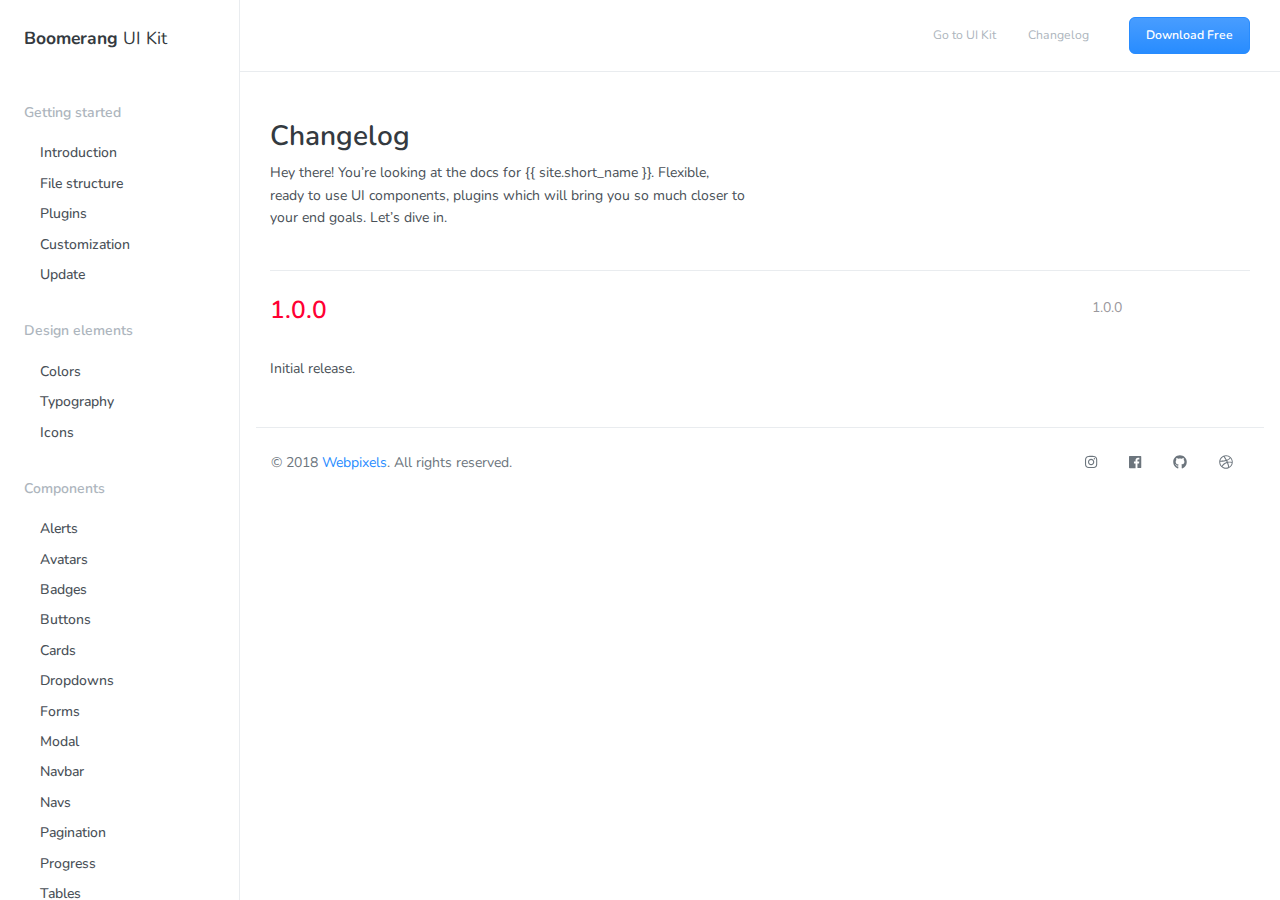
<file: docs/changelog.html>
<!DOCTYPE html>
<html>
  <head>
    <meta charset="utf-8">
    <meta name="viewport" content="width=device-width, initial-scale=1, shrink-to-fit=no">
    <meta name="description" content="Probably the most complete UI kit out there. Multiple functionalities and controls added,  extended color palette and beautiful typography, designed as its own extended version of Bootstrap at  the highest level of quality.                             ">
    <meta name="author" content="Webpixels">
    <title>Boomerang UI Kit - Free Bootstrap Framework by Webpixels</title>
    <!-- Fonts -->
    <link href="https://fonts.googleapis.com/css?family=Nunito:400,600,700,800|Roboto:400,500,700" rel="stylesheet">
    <!-- Plugins -->
    <link rel="stylesheet" href="../assets/vendor/animate/animate.min.css" type="text/css">
    <!-- Theme CSS -->
    <link type="text/css" href="../assets/css/theme.css" rel="stylesheet">
    <!-- Demo CSS - No need to use these in your project -->
    <link rel="stylesheet" href="../assets/vendor/jquery-scrollbar/css/jquery-scrollbar.css">
    <link type="text/css" href="../assets/vendor/highlight/css/highlight.min.css" rel="stylesheet">
    <link type="text/css" href="../assets/css/demo.css" rel="stylesheet">
  </head>
  <body>
    <main class="main">
      <aside class="sidebar" id="nav_docs">
        <div class="sidebar-brand">
          <h1 class="font-weight-400"><a href="../"><span class="font-weight-700">Boomerang</span> UI Kit</a></h1>
        </div>
        <div class="scrollbar-inner">
          <ul class="navigation pr-3">
            <li class="navigation-title">Getting started</li>
            <li class="navigation-item">
              <a href="introduction.html" class="navigation-link">Introduction</a>
            </li>
            <li class="navigation-item">
              <a href="file-structure.html" class="navigation-link">File structure</a>
            </li>
            <li class="navigation-item">
              <a href="plugins.html" class="navigation-link">Plugins</a>
            </li>
            <li class="navigation-item">
              <a href="customization.html" class="navigation-link">Customization</a>
            </li>
            <li class="navigation-item">
              <a href="update.html" class="navigation-link">Update</a>
            </li>
            <li class="navigation-title">Design elements</li>
            <li class="navigation-item">
              <a href="colors.html" class="navigation-link">Colors</a>
            </li>
            <li class="navigation-item">
              <a href="typography.html" class="navigation-link">Typography</a>
            </li>
            <li class="navigation-item">
              <a href="icons.html" class="navigation-link">Icons</a>
            </li>
            <li class="navigation-title">Components</li>
            <li class="navigation-item">
              <a href="alerts.html" class="navigation-link">Alerts</a>
            </li>
            <li class="navigation-item">
              <a href="avatars.html" class="navigation-link">Avatars</a>
            </li>
            <li class="navigation-item">
              <a href="badges.html" class="navigation-link">Badges</a>
            </li>
            <li class="navigation-item">
              <a href="buttons.html" class="navigation-link">Buttons</a>
            </li>
            <li class="navigation-item">
              <a href="cards.html" class="navigation-link">Cards</a>
            </li>
            <li class="navigation-item">
              <a href="dropdowns.html" class="navigation-link">Dropdowns</a>
            </li>
            <li class="navigation-item">
              <a href="forms.html" class="navigation-link">Forms</a>
            </li>
            <li class="navigation-item">
              <a href="modal.html" class="navigation-link">Modal</a>
            </li>
            <li class="navigation-item">
              <a href="navbar.html" class="navigation-link">Navbar</a>
            </li>
            <li class="navigation-item">
              <a href="navs.html" class="navigation-link">Navs</a>
            </li>
            <li class="navigation-item">
              <a href="pagination.html" class="navigation-link">Pagination</a>
            </li>
            <li class="navigation-item">
              <a href="progress.html" class="navigation-link">Progress</a>
            </li>
            <li class="navigation-item">
              <a href="tables.html" class="navigation-link">Tables</a>
            </li>
            <li class="navigation-item">
              <a href="tooltips.html" class="navigation-link">Tooltips</a>
            </li>
          </ul>
        </div>
      </aside>
      <section class="content">
        <div class="header">
          <div class="navigation-trigger d-xl-none" data-action="aside-open" data-target=".sidebar">
            <div class="navigation-trigger-inner">
              <i class="navigation-trigger-line"></i>
              <i class="navigation-trigger-line"></i>
              <i class="navigation-trigger-line"></i>
            </div>
          </div>
          <div class="header-brand d-xl-none">
            <h1><a href="index.html">Boomerang UI Kit</a></h1>
          </div>
          <div class="header-nav ml-auto">
            <ul class="nav align-items-center">
              <li class="nav-item d-none d-md-inline-block">
                <a class="nav-link pl-0 active" href="../">Go to UI Kit</a>
              </li>
              <li class="nav-item d-none d-md-inline-block">
                <a class="nav-link" href="../docs/changelog.html">Changelog</a>
              </li>
              <li class="nav-item ml-4">
                <a href="https://github.com/webpixels/boomerang-ui-kit/archive/master.zip" class="btn btn-sm btn-primary">Download Free</a>
              </li>
            </ul>
          </div>
        </div>
        <div class="content-inner content-docs">
          <div class="container">
            <div class="pt-3 pb-4 mb-4 border-bottom">
              <div class="row">
                <div class="col-lg-6">
                  <h2 class="heading h2 font-weight-bold">Changelog</h2>
                  <p>Hey there! You’re looking at the docs for {{ site.short_name }}. Flexible, ready to use UI components, plugins which will bring you so much closer to your end goals. Let’s dive in.</p>
                </div>
              </div>
            </div>
            <div class="row">
              <div class="col-lg-9">
                <h3 id="100"><span class="text-danger">1.0.0</span></h3>
                <p>Initial release.</p>
              </div>
              <div class="col-lg-3 d-none d-lg-inline-block">
                <div class="sidebar-sticky" data-stick-in-parent="true">
                  <ul class="section-nav">
                    <li class="toc-entry toc-h3"><a href="#100">1.0.0</a></li>
                  </ul>
                </div>
              </div>
            </div>
          </div>
        </div>
        <footer class="px-3 footer bg-white">
          <div class="container ">
            <div class="row align-items-center py-3 border-top">
              <div class="col-lg-6 text-center text-lg-left mb-2 mb-lg-0">
                &copy; 2018 <a href="https://webpixels.io/" target="_blank">Webpixels</a>. All rights reserved.
              </div>
              <div class="col-lg-6 text-center text-lg-right">
                <ul class="nav justify-content-center justify-content-lg-end">
                  <li class="nav-item">
                    <a class="nav-link active" href="https://instagram.com/webpixelsofficial" target="_blank"><i class="fab fa-instagram"></i></a>
                  </li>
                  <li class="nav-item">
                    <a class="nav-link" href="https://facebook.com/webpixels" target="_blank"><i class="fab fa-facebook"></i></a>
                  </li>
                  <li class="nav-item">
                    <a class="nav-link" href="https://github.com/webpixels" target="_blank"><i class="fab fa-github"></i></a>
                  </li>
                  <li class="nav-item">
                    <a class="nav-link" href="https://dribbble.com/webpixels" target="_blank"><i class="fab fa-dribbble"></i></a>
                  </li>
                </ul>
              </div>
            </div>
          </div>
        </footer>
      </section>
    </main>
    <!-- Core -->
    <script src="../assets/vendor/jquery/jquery.min.js"></script>
    <script src="../assets/vendor/popper/popper.min.js"></script>
    <script src="../assets/js/bootstrap/bootstrap.min.js"></script>
    <!-- FontAwesome 5 -->
    <script src="../assets/vendor/fontawesome/js/fontawesome-all.min.js" defer></script>
    <!-- Scripts used only for this demo only - Remove these in your project -->
    <script src="../assets/vendor/jquery-scrollbar/js/jquery-scrollbar.min.js"></script>
    <script src="../assets/vendor/jquery-scrollLock/jquery-scrollLock.min.js"></script>
    <script src="../assets/vendor/sticky-kit/sticky-kit.min.js"></script>
    <script src="../assets/vendor/highlight/js/highlight.min.js"></script>
    <script src="../assets/vendor/clipboard-js/clipboard.min.js"></script>
    <script src="../assets/vendor/holderjs/holder.min.js"></script>
    <script src="../assets/js/demo.js"></script>
    <!-- Theme JS -->
    <script src="../assets/js/theme.js"></script>
  </body>
</html>
</file>
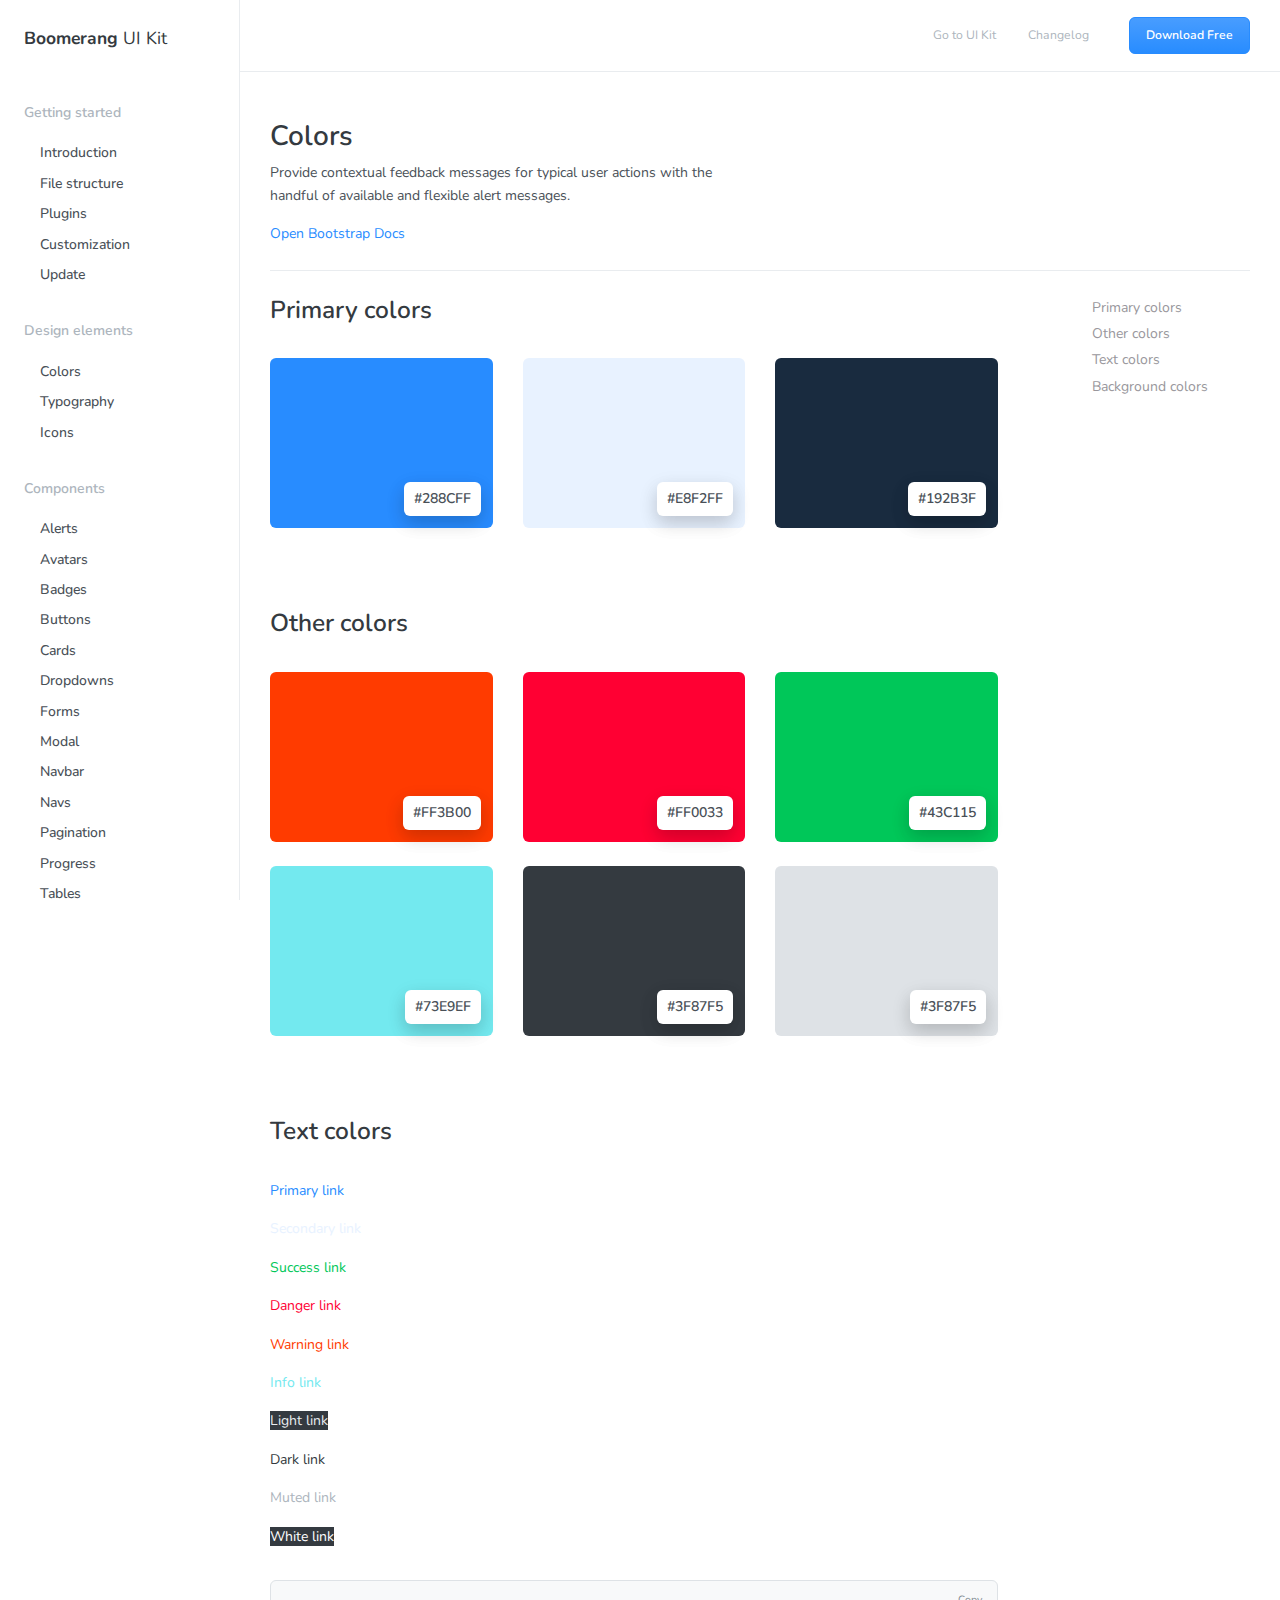
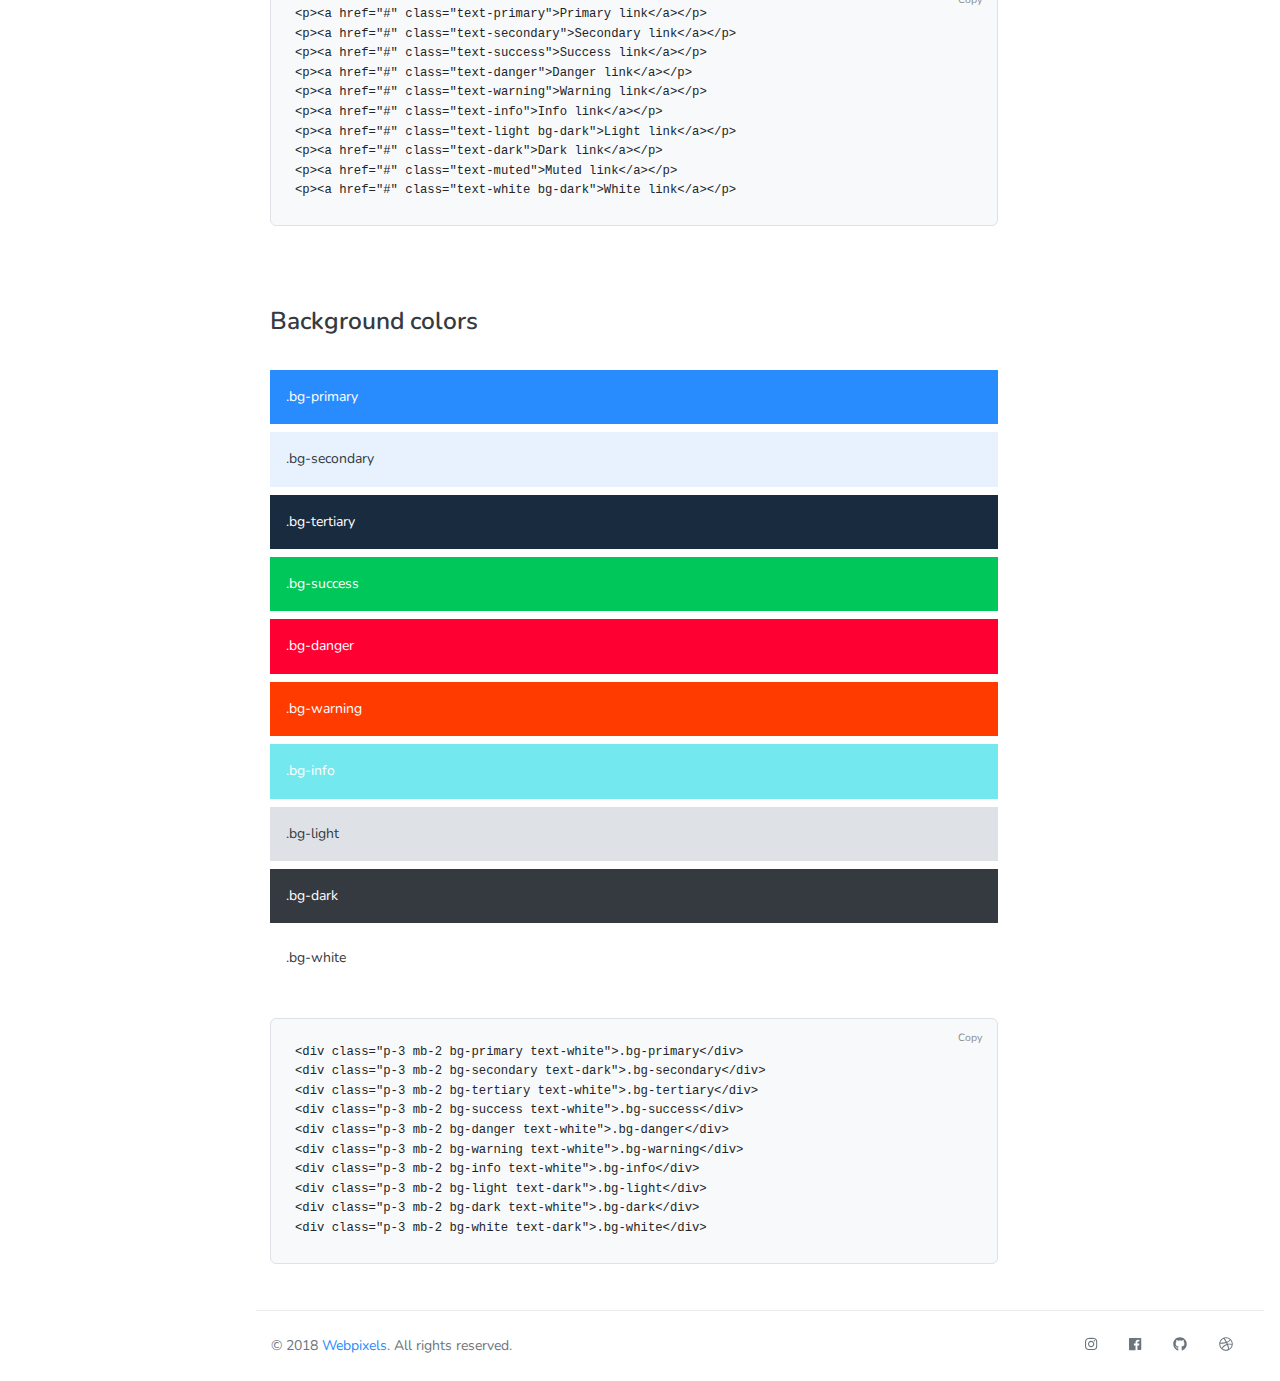
<file: docs/colors.html>
<!DOCTYPE html>
<html>
  <head>
    <meta charset="utf-8">
    <meta name="viewport" content="width=device-width, initial-scale=1, shrink-to-fit=no">
    <meta name="description" content="Probably the most complete UI kit out there. Multiple functionalities and controls added,  extended color palette and beautiful typography, designed as its own extended version of Bootstrap at  the highest level of quality.                             ">
    <meta name="author" content="Webpixels">
    <title>Boomerang UI Kit - Free Bootstrap Framework by Webpixels</title>
    <!-- Fonts -->
    <link href="https://fonts.googleapis.com/css?family=Nunito:400,600,700,800|Roboto:400,500,700" rel="stylesheet">
    <!-- Plugins -->
    <link rel="stylesheet" href="../assets/vendor/animate/animate.min.css" type="text/css">
    <!-- Theme CSS -->
    <link type="text/css" href="../assets/css/theme.css" rel="stylesheet">
    <!-- Demo CSS - No need to use these in your project -->
    <link rel="stylesheet" href="../assets/vendor/jquery-scrollbar/css/jquery-scrollbar.css">
    <link type="text/css" href="../assets/vendor/highlight/css/highlight.min.css" rel="stylesheet">
    <link type="text/css" href="../assets/css/demo.css" rel="stylesheet">
  </head>
  <body>
    <main class="main">
      <aside class="sidebar" id="nav_docs">
        <div class="sidebar-brand">
          <h1 class="font-weight-400"><a href="../"><span class="font-weight-700">Boomerang</span> UI Kit</a></h1>
        </div>
        <div class="scrollbar-inner">
          <ul class="navigation pr-3">
            <li class="navigation-title">Getting started</li>
            <li class="navigation-item">
              <a href="introduction.html" class="navigation-link">Introduction</a>
            </li>
            <li class="navigation-item">
              <a href="file-structure.html" class="navigation-link">File structure</a>
            </li>
            <li class="navigation-item">
              <a href="plugins.html" class="navigation-link">Plugins</a>
            </li>
            <li class="navigation-item">
              <a href="customization.html" class="navigation-link">Customization</a>
            </li>
            <li class="navigation-item">
              <a href="update.html" class="navigation-link">Update</a>
            </li>
            <li class="navigation-title">Design elements</li>
            <li class="navigation-item">
              <a href="colors.html" class="navigation-link">Colors</a>
            </li>
            <li class="navigation-item">
              <a href="typography.html" class="navigation-link">Typography</a>
            </li>
            <li class="navigation-item">
              <a href="icons.html" class="navigation-link">Icons</a>
            </li>
            <li class="navigation-title">Components</li>
            <li class="navigation-item">
              <a href="alerts.html" class="navigation-link">Alerts</a>
            </li>
            <li class="navigation-item">
              <a href="avatars.html" class="navigation-link">Avatars</a>
            </li>
            <li class="navigation-item">
              <a href="badges.html" class="navigation-link">Badges</a>
            </li>
            <li class="navigation-item">
              <a href="buttons.html" class="navigation-link">Buttons</a>
            </li>
            <li class="navigation-item">
              <a href="cards.html" class="navigation-link">Cards</a>
            </li>
            <li class="navigation-item">
              <a href="dropdowns.html" class="navigation-link">Dropdowns</a>
            </li>
            <li class="navigation-item">
              <a href="forms.html" class="navigation-link">Forms</a>
            </li>
            <li class="navigation-item">
              <a href="modal.html" class="navigation-link">Modal</a>
            </li>
            <li class="navigation-item">
              <a href="navbar.html" class="navigation-link">Navbar</a>
            </li>
            <li class="navigation-item">
              <a href="navs.html" class="navigation-link">Navs</a>
            </li>
            <li class="navigation-item">
              <a href="pagination.html" class="navigation-link">Pagination</a>
            </li>
            <li class="navigation-item">
              <a href="progress.html" class="navigation-link">Progress</a>
            </li>
            <li class="navigation-item">
              <a href="tables.html" class="navigation-link">Tables</a>
            </li>
            <li class="navigation-item">
              <a href="tooltips.html" class="navigation-link">Tooltips</a>
            </li>
          </ul>
        </div>
      </aside>
      <section class="content">
        <div class="header">
          <div class="navigation-trigger d-xl-none" data-action="aside-open" data-target=".sidebar">
            <div class="navigation-trigger-inner">
              <i class="navigation-trigger-line"></i>
              <i class="navigation-trigger-line"></i>
              <i class="navigation-trigger-line"></i>
            </div>
          </div>
          <div class="header-brand d-xl-none">
            <h1><a href="index.html">Boomerang UI Kit</a></h1>
          </div>
          <div class="header-nav ml-auto">
            <ul class="nav align-items-center">
              <li class="nav-item d-none d-md-inline-block">
                <a class="nav-link pl-0 active" href="../">Go to UI Kit</a>
              </li>
              <li class="nav-item d-none d-md-inline-block">
                <a class="nav-link" href="../docs/changelog.html">Changelog</a>
              </li>
              <li class="nav-item ml-4">
                <a href="https://github.com/webpixels/boomerang-ui-kit/archive/master.zip" class="btn btn-sm btn-primary">Download Free</a>
              </li>
            </ul>
          </div>
        </div>
        <div class="content-inner content-docs">
          <div class="container">
            <div class="pt-3 pb-4 mb-4 border-bottom">
              <div class="row">
                <div class="col-lg-6">
                  <h2 class="heading h2 font-weight-bold">Colors</h2>
                  <p>Provide contextual feedback messages for typical user actions with the handful of available and flexible alert messages.</p>
                  <a href="http://getbootstrap.com/docs/4.0/utilities/colors" target="_blank">Open Bootstrap Docs</a>
                </div>
              </div>
            </div>
            <div class="row">
              <div class="col-lg-9">
                <h3 id="primary-colors">Primary colors</h3>
                <div class="row color-palette cols-xs-space cols-sm-space cols-md-space">
                  <div class="col-md-4 mb-4 mb-md-0">
                    <a href="#" data-toggle="tooltip" title="" data-original-title="Primary">
                      <div class="color-entry bg-primary">
                        <span class="color-code z-depth-2 font-weight-bold text-uppercase rounded">#288cff</span>
                      </div>
                    </a>
                  </div>
                  <div class="col-md-4 mb-4 mb-md-0">
                    <a href="#" data-toggle="tooltip" title="" data-original-title="Secondary">
                      <div class="color-entry bg-secondary">
                        <span class="color-code z-depth-2 font-weight-bold text-uppercase rounded">
                          #e8f2ff
                        </span>
                      </div>
                    </a>
                  </div>
                  <div class="col-md-4 mb-4 mb-md-0">
                    <a href="#" data-toggle="tooltip" title="" data-original-title="Tertiary">
                      <div class="color-entry bg-tertiary">
                        <span class="color-code z-depth-2 font-weight-bold text-uppercase rounded">
                          #192b3f
                        </span>
                      </div>
                    </a>
                  </div>
                </div>
                <h3 id="other-colors">Other colors</h3>
                <div class="row color-palette mb-md-4">
                  <div class="col-md-4 mb-4 mb-md-0">
                    <a href="#" data-toggle="tooltip" title="" data-original-title="Warning">
                      <div class="color-entry bg-warning">
                        <span class="color-code z-depth-2 font-weight-bold text-uppercase rounded">
                          #ff3b00
                        </span>
                      </div>
                    </a>
                  </div>
                  <div class="col-md-4 mb-4 mb-md-0">
                    <a href="#" data-toggle="tooltip" title="" data-original-title="Danger">
                      <div class="color-entry bg-danger">
                        <span class="color-code z-depth-2 font-weight-bold text-uppercase rounded">
                          #ff0033
                        </span>
                      </div>
                    </a>
                  </div>
                  <div class="col-md-4 mb-4 mb-md-0">
                    <a href="#" data-toggle="tooltip" title="" data-original-title="Success">
                      <div class="color-entry bg-success">
                        <span class="color-code z-depth-2 font-weight-bold text-uppercase rounded">
                          #43c115
                        </span>
                      </div>
                    </a>
                  </div>
                </div>
                <div class="row color-palette">
                  <div class="col-md-4 mb-4 mb-md-0">
                    <a href="#" data-toggle="tooltip" title="" data-original-title="Warning">
                      <div class="color-entry bg-info">
                        <span class="color-code z-depth-2 font-weight-bold text-uppercase rounded">
                          #73e9ef
                        </span>
                      </div>
                    </a>
                  </div>
                  <div class="col-md-4 mb-4 mb-md-0">
                    <a href="#" data-toggle="tooltip" title="" data-original-title="Danger">
                      <div class="color-entry bg-dark">
                        <span class="color-code z-depth-2 font-weight-bold text-uppercase rounded">
                          #3f87f5
                        </span>
                      </div>
                    </a>
                  </div>
                  <div class="col-md-4 mb-4 mb-md-0">
                    <a href="#" data-toggle="tooltip" title="" data-original-title="Success">
                      <div class="color-entry bg-light">
                        <span class="color-code z-depth-2 font-weight-bold text-uppercase rounded">
                          #3f87f5
                        </span>
                      </div>
                    </a>
                  </div>
                </div>
                <h3 id="text-colors">Text colors</h3>
                <div class="code-example">
                  <p><a href="#" class="text-primary">Primary link</a></p>
                  <p><a href="#" class="text-secondary">Secondary link</a></p>
                  <p><a href="#" class="text-success">Success link</a></p>
                  <p><a href="#" class="text-danger">Danger link</a></p>
                  <p><a href="#" class="text-warning">Warning link</a></p>
                  <p><a href="#" class="text-info">Info link</a></p>
                  <p><a href="#" class="text-light bg-dark">Light link</a></p>
                  <p><a href="#" class="text-dark">Dark link</a></p>
                  <p><a href="#" class="text-muted">Muted link</a></p>
                  <p><a href="#" class="text-white bg-dark">White link</a></p>
                </div>
                <div class="highlight">
                  <pre><code class="language-html" data-lang="html"><span class="nt">&lt;p&gt;&lt;a</span> <span class="na">href=</span><span class="s">"#"</span> <span class="na">class=</span><span class="s">"text-primary"</span><span class="nt">&gt;</span>Primary link<span class="nt">&lt;/a&gt;&lt;/p&gt;</span>
<span class="nt">&lt;p&gt;&lt;a</span> <span class="na">href=</span><span class="s">"#"</span> <span class="na">class=</span><span class="s">"text-secondary"</span><span class="nt">&gt;</span>Secondary link<span class="nt">&lt;/a&gt;&lt;/p&gt;</span>
<span class="nt">&lt;p&gt;&lt;a</span> <span class="na">href=</span><span class="s">"#"</span> <span class="na">class=</span><span class="s">"text-success"</span><span class="nt">&gt;</span>Success link<span class="nt">&lt;/a&gt;&lt;/p&gt;</span>
<span class="nt">&lt;p&gt;&lt;a</span> <span class="na">href=</span><span class="s">"#"</span> <span class="na">class=</span><span class="s">"text-danger"</span><span class="nt">&gt;</span>Danger link<span class="nt">&lt;/a&gt;&lt;/p&gt;</span>
<span class="nt">&lt;p&gt;&lt;a</span> <span class="na">href=</span><span class="s">"#"</span> <span class="na">class=</span><span class="s">"text-warning"</span><span class="nt">&gt;</span>Warning link<span class="nt">&lt;/a&gt;&lt;/p&gt;</span>
<span class="nt">&lt;p&gt;&lt;a</span> <span class="na">href=</span><span class="s">"#"</span> <span class="na">class=</span><span class="s">"text-info"</span><span class="nt">&gt;</span>Info link<span class="nt">&lt;/a&gt;&lt;/p&gt;</span>
<span class="nt">&lt;p&gt;&lt;a</span> <span class="na">href=</span><span class="s">"#"</span> <span class="na">class=</span><span class="s">"text-light bg-dark"</span><span class="nt">&gt;</span>Light link<span class="nt">&lt;/a&gt;&lt;/p&gt;</span>
<span class="nt">&lt;p&gt;&lt;a</span> <span class="na">href=</span><span class="s">"#"</span> <span class="na">class=</span><span class="s">"text-dark"</span><span class="nt">&gt;</span>Dark link<span class="nt">&lt;/a&gt;&lt;/p&gt;</span>
<span class="nt">&lt;p&gt;&lt;a</span> <span class="na">href=</span><span class="s">"#"</span> <span class="na">class=</span><span class="s">"text-muted"</span><span class="nt">&gt;</span>Muted link<span class="nt">&lt;/a&gt;&lt;/p&gt;</span>
<span class="nt">&lt;p&gt;&lt;a</span> <span class="na">href=</span><span class="s">"#"</span> <span class="na">class=</span><span class="s">"text-white bg-dark"</span><span class="nt">&gt;</span>White link<span class="nt">&lt;/a&gt;&lt;/p&gt;</span></code></pre>
                </div>
                <h3 id="background-colors">Background colors</h3>
                <div class="code-example">
                  <div class="p-3 mb-2 bg-primary text-white">.bg-primary</div>
                  <div class="p-3 mb-2 bg-secondary text-dark">.bg-secondary</div>
                  <div class="p-3 mb-2 bg-tertiary text-white">.bg-tertiary</div>
                  <div class="p-3 mb-2 bg-success text-white">.bg-success</div>
                  <div class="p-3 mb-2 bg-danger text-white">.bg-danger</div>
                  <div class="p-3 mb-2 bg-warning text-white">.bg-warning</div>
                  <div class="p-3 mb-2 bg-info text-white">.bg-info</div>
                  <div class="p-3 mb-2 bg-light text-dark">.bg-light</div>
                  <div class="p-3 mb-2 bg-dark text-white">.bg-dark</div>
                  <div class="p-3 mb-2 bg-white text-dark">.bg-white</div>
                </div>
                <div class="highlight">
                  <pre><code class="language-html" data-lang="html"><span class="nt">&lt;div</span> <span class="na">class=</span><span class="s">"p-3 mb-2 bg-primary text-white"</span><span class="nt">&gt;</span>.bg-primary<span class="nt">&lt;/div&gt;</span>
<span class="nt">&lt;div</span> <span class="na">class=</span><span class="s">"p-3 mb-2 bg-secondary text-dark"</span><span class="nt">&gt;</span>.bg-secondary<span class="nt">&lt;/div&gt;</span>
<span class="nt">&lt;div</span> <span class="na">class=</span><span class="s">"p-3 mb-2 bg-tertiary text-white"</span><span class="nt">&gt;</span>.bg-tertiary<span class="nt">&lt;/div&gt;</span>
<span class="nt">&lt;div</span> <span class="na">class=</span><span class="s">"p-3 mb-2 bg-success text-white"</span><span class="nt">&gt;</span>.bg-success<span class="nt">&lt;/div&gt;</span>
<span class="nt">&lt;div</span> <span class="na">class=</span><span class="s">"p-3 mb-2 bg-danger text-white"</span><span class="nt">&gt;</span>.bg-danger<span class="nt">&lt;/div&gt;</span>
<span class="nt">&lt;div</span> <span class="na">class=</span><span class="s">"p-3 mb-2 bg-warning text-white"</span><span class="nt">&gt;</span>.bg-warning<span class="nt">&lt;/div&gt;</span>
<span class="nt">&lt;div</span> <span class="na">class=</span><span class="s">"p-3 mb-2 bg-info text-white"</span><span class="nt">&gt;</span>.bg-info<span class="nt">&lt;/div&gt;</span>
<span class="nt">&lt;div</span> <span class="na">class=</span><span class="s">"p-3 mb-2 bg-light text-dark"</span><span class="nt">&gt;</span>.bg-light<span class="nt">&lt;/div&gt;</span>
<span class="nt">&lt;div</span> <span class="na">class=</span><span class="s">"p-3 mb-2 bg-dark text-white"</span><span class="nt">&gt;</span>.bg-dark<span class="nt">&lt;/div&gt;</span>
<span class="nt">&lt;div</span> <span class="na">class=</span><span class="s">"p-3 mb-2 bg-white text-dark"</span><span class="nt">&gt;</span>.bg-white<span class="nt">&lt;/div&gt;</span></code></pre>
                </div>
              </div>
              <div class="col-lg-3 d-none d-lg-inline-block">
                <div class="sidebar-sticky" data-stick-in-parent="true">
                  <ul class="section-nav">
                    <li class="toc-entry toc-h3"><a href="#primary-colors">Primary colors</a></li>
                    <li class="toc-entry toc-h3"><a href="#other-colors">Other colors</a></li>
                    <li class="toc-entry toc-h3"><a href="#text-colors">Text colors</a></li>
                    <li class="toc-entry toc-h3"><a href="#background-colors">Background colors</a></li>
                  </ul>
                </div>
              </div>
            </div>
          </div>
        </div>
        <footer class="px-3 footer bg-white">
          <div class="container ">
            <div class="row align-items-center py-3 border-top">
              <div class="col-lg-6 text-center text-lg-left mb-2 mb-lg-0">
                &copy; 2018 <a href="https://webpixels.io/" target="_blank">Webpixels</a>. All rights reserved.
              </div>
              <div class="col-lg-6 text-center text-lg-right">
                <ul class="nav justify-content-center justify-content-lg-end">
                  <li class="nav-item">
                    <a class="nav-link active" href="https://instagram.com/webpixelsofficial" target="_blank"><i class="fab fa-instagram"></i></a>
                  </li>
                  <li class="nav-item">
                    <a class="nav-link" href="https://facebook.com/webpixels" target="_blank"><i class="fab fa-facebook"></i></a>
                  </li>
                  <li class="nav-item">
                    <a class="nav-link" href="https://github.com/webpixels" target="_blank"><i class="fab fa-github"></i></a>
                  </li>
                  <li class="nav-item">
                    <a class="nav-link" href="https://dribbble.com/webpixels" target="_blank"><i class="fab fa-dribbble"></i></a>
                  </li>
                </ul>
              </div>
            </div>
          </div>
        </footer>
      </section>
    </main>
    <!-- Core -->
    <script src="../assets/vendor/jquery/jquery.min.js"></script>
    <script src="../assets/vendor/popper/popper.min.js"></script>
    <script src="../assets/js/bootstrap/bootstrap.min.js"></script>
    <!-- FontAwesome 5 -->
    <script src="../assets/vendor/fontawesome/js/fontawesome-all.min.js" defer></script>
    <!-- Scripts used only for this demo only - Remove these in your project -->
    <script src="../assets/vendor/jquery-scrollbar/js/jquery-scrollbar.min.js"></script>
    <script src="../assets/vendor/jquery-scrollLock/jquery-scrollLock.min.js"></script>
    <script src="../assets/vendor/sticky-kit/sticky-kit.min.js"></script>
    <script src="../assets/vendor/highlight/js/highlight.min.js"></script>
    <script src="../assets/vendor/clipboard-js/clipboard.min.js"></script>
    <script src="../assets/vendor/holderjs/holder.min.js"></script>
    <script src="../assets/js/demo.js"></script>
    <!-- Theme JS -->
    <script src="../assets/js/theme.js"></script>
  </body>
</html>
</file>
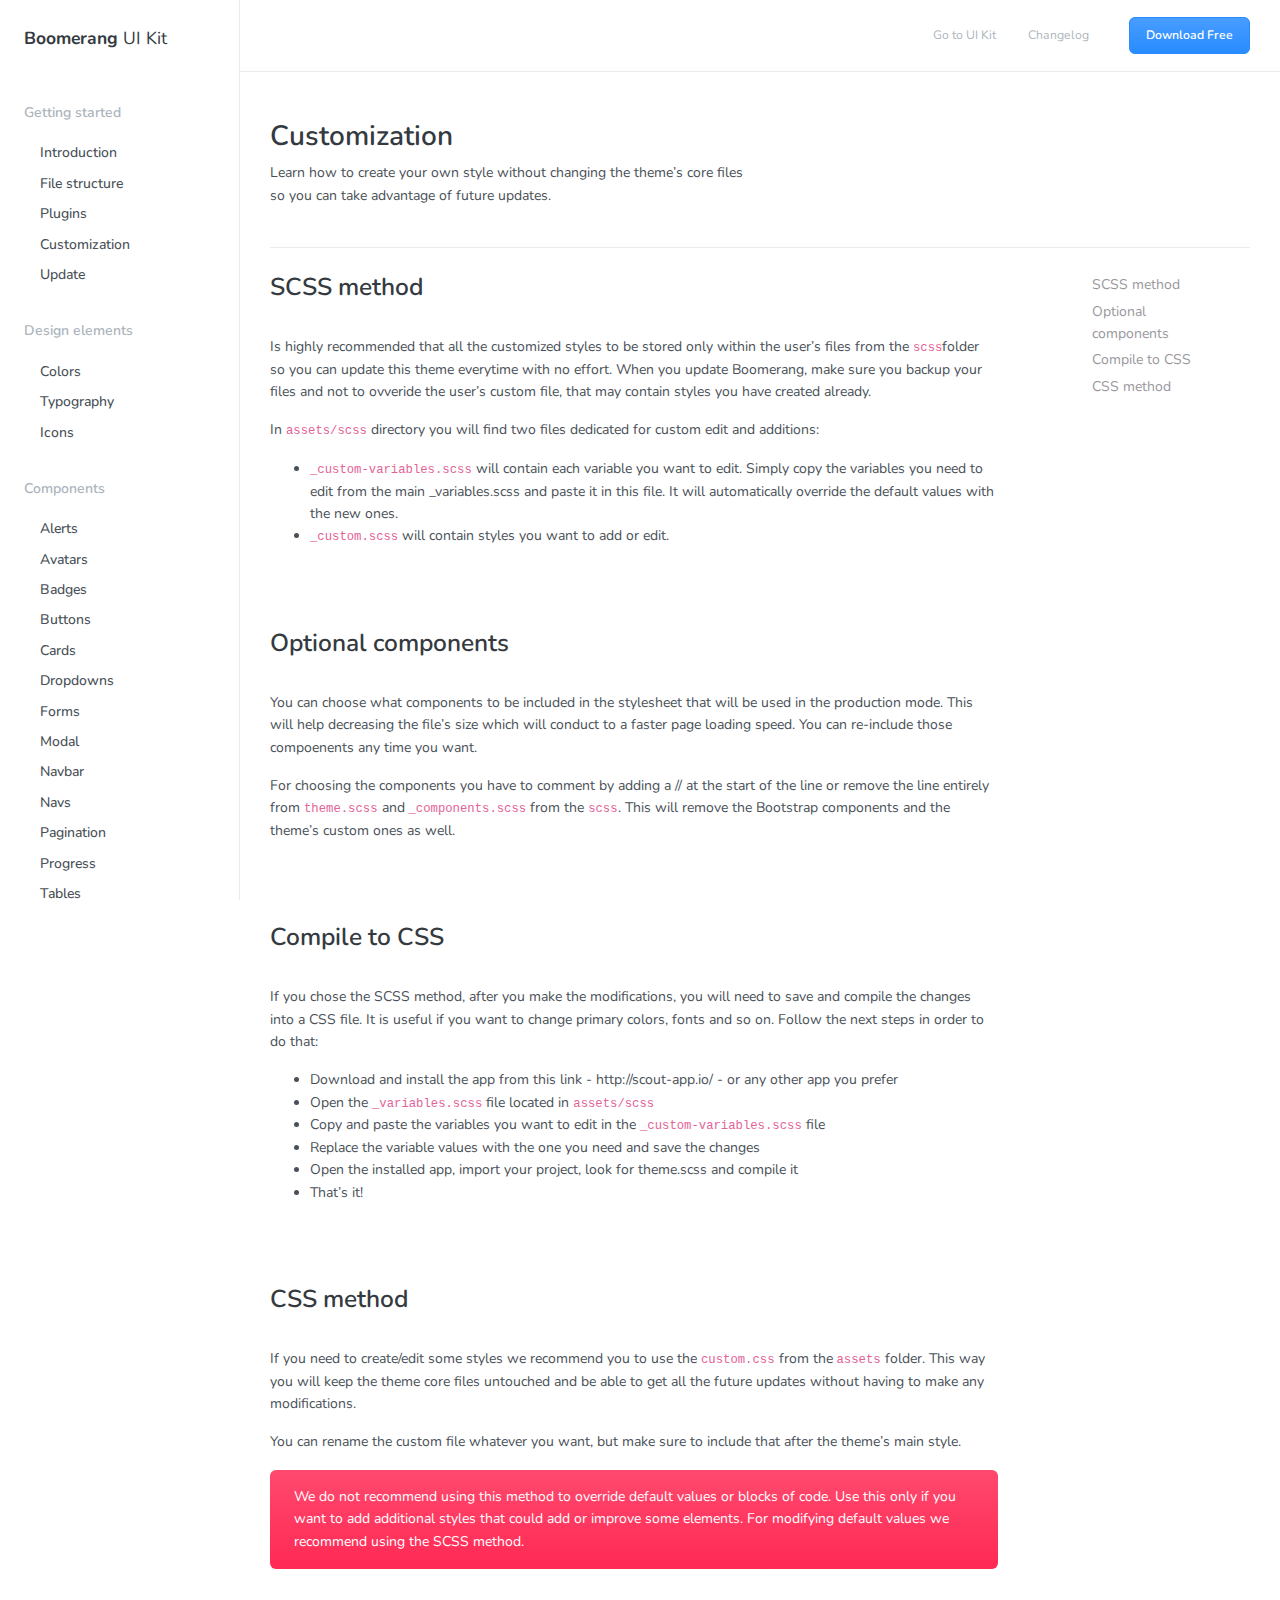
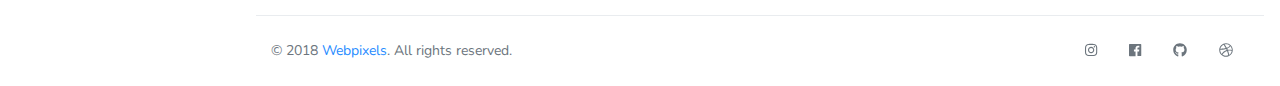
<file: docs/customization.html>
<!DOCTYPE html>
<html>
  <head>
    <meta charset="utf-8">
    <meta name="viewport" content="width=device-width, initial-scale=1, shrink-to-fit=no">
    <meta name="description" content="Probably the most complete UI kit out there. Multiple functionalities and controls added,  extended color palette and beautiful typography, designed as its own extended version of Bootstrap at  the highest level of quality.                             ">
    <meta name="author" content="Webpixels">
    <title>Boomerang UI Kit - Free Bootstrap Framework by Webpixels</title>
    <!-- Fonts -->
    <link href="https://fonts.googleapis.com/css?family=Nunito:400,600,700,800|Roboto:400,500,700" rel="stylesheet">
    <!-- Plugins -->
    <link rel="stylesheet" href="../assets/vendor/animate/animate.min.css" type="text/css">
    <!-- Theme CSS -->
    <link type="text/css" href="../assets/css/theme.css" rel="stylesheet">
    <!-- Demo CSS - No need to use these in your project -->
    <link rel="stylesheet" href="../assets/vendor/jquery-scrollbar/css/jquery-scrollbar.css">
    <link type="text/css" href="../assets/vendor/highlight/css/highlight.min.css" rel="stylesheet">
    <link type="text/css" href="../assets/css/demo.css" rel="stylesheet">
  </head>
  <body>
    <main class="main">
      <aside class="sidebar" id="nav_docs">
        <div class="sidebar-brand">
          <h1 class="font-weight-400"><a href="../"><span class="font-weight-700">Boomerang</span> UI Kit</a></h1>
        </div>
        <div class="scrollbar-inner">
          <ul class="navigation pr-3">
            <li class="navigation-title">Getting started</li>
            <li class="navigation-item">
              <a href="introduction.html" class="navigation-link">Introduction</a>
            </li>
            <li class="navigation-item">
              <a href="file-structure.html" class="navigation-link">File structure</a>
            </li>
            <li class="navigation-item">
              <a href="plugins.html" class="navigation-link">Plugins</a>
            </li>
            <li class="navigation-item">
              <a href="customization.html" class="navigation-link">Customization</a>
            </li>
            <li class="navigation-item">
              <a href="update.html" class="navigation-link">Update</a>
            </li>
            <li class="navigation-title">Design elements</li>
            <li class="navigation-item">
              <a href="colors.html" class="navigation-link">Colors</a>
            </li>
            <li class="navigation-item">
              <a href="typography.html" class="navigation-link">Typography</a>
            </li>
            <li class="navigation-item">
              <a href="icons.html" class="navigation-link">Icons</a>
            </li>
            <li class="navigation-title">Components</li>
            <li class="navigation-item">
              <a href="alerts.html" class="navigation-link">Alerts</a>
            </li>
            <li class="navigation-item">
              <a href="avatars.html" class="navigation-link">Avatars</a>
            </li>
            <li class="navigation-item">
              <a href="badges.html" class="navigation-link">Badges</a>
            </li>
            <li class="navigation-item">
              <a href="buttons.html" class="navigation-link">Buttons</a>
            </li>
            <li class="navigation-item">
              <a href="cards.html" class="navigation-link">Cards</a>
            </li>
            <li class="navigation-item">
              <a href="dropdowns.html" class="navigation-link">Dropdowns</a>
            </li>
            <li class="navigation-item">
              <a href="forms.html" class="navigation-link">Forms</a>
            </li>
            <li class="navigation-item">
              <a href="modal.html" class="navigation-link">Modal</a>
            </li>
            <li class="navigation-item">
              <a href="navbar.html" class="navigation-link">Navbar</a>
            </li>
            <li class="navigation-item">
              <a href="navs.html" class="navigation-link">Navs</a>
            </li>
            <li class="navigation-item">
              <a href="pagination.html" class="navigation-link">Pagination</a>
            </li>
            <li class="navigation-item">
              <a href="progress.html" class="navigation-link">Progress</a>
            </li>
            <li class="navigation-item">
              <a href="tables.html" class="navigation-link">Tables</a>
            </li>
            <li class="navigation-item">
              <a href="tooltips.html" class="navigation-link">Tooltips</a>
            </li>
          </ul>
        </div>
      </aside>
      <section class="content">
        <div class="header">
          <div class="navigation-trigger d-xl-none" data-action="aside-open" data-target=".sidebar">
            <div class="navigation-trigger-inner">
              <i class="navigation-trigger-line"></i>
              <i class="navigation-trigger-line"></i>
              <i class="navigation-trigger-line"></i>
            </div>
          </div>
          <div class="header-brand d-xl-none">
            <h1><a href="index.html">Boomerang UI Kit</a></h1>
          </div>
          <div class="header-nav ml-auto">
            <ul class="nav align-items-center">
              <li class="nav-item d-none d-md-inline-block">
                <a class="nav-link pl-0 active" href="../">Go to UI Kit</a>
              </li>
              <li class="nav-item d-none d-md-inline-block">
                <a class="nav-link" href="../docs/changelog.html">Changelog</a>
              </li>
              <li class="nav-item ml-4">
                <a href="https://github.com/webpixels/boomerang-ui-kit/archive/master.zip" class="btn btn-sm btn-primary">Download Free</a>
              </li>
            </ul>
          </div>
        </div>
        <div class="content-inner content-docs">
          <div class="container">
            <div class="pt-3 pb-4 mb-4 border-bottom">
              <div class="row">
                <div class="col-lg-6">
                  <h2 class="heading h2 font-weight-bold">Customization</h2>
                  <p>Learn how to create your own style without changing the theme’s core files so you can take advantage of future updates.</p>
                </div>
              </div>
            </div>
            <div class="row">
              <div class="col-lg-9">
                <h3 id="scss-method">SCSS method</h3>
                <p>Is highly recommended that all the customized styles to be stored only within the user’s files from the <code>scss</code>folder so you can update this theme everytime with no effort. When you update Boomerang, make sure you backup your files and not to ovveride the user’s custom file, that may contain styles you have created already.</p>
                <p>In <code>assets/scss</code> directory you will find two files dedicated for custom edit and additions:</p>
                <ul>
                  <li><code>_custom-variables.scss</code> will contain each variable you want to edit. Simply copy the variables you need to edit from the main _variables.scss and paste it in this file. It will automatically override the default values with the new ones.</li>
                  <li><code>_custom.scss</code> will contain styles you want to add or edit.</li>
                </ul>
                <h3 id="optional-components">Optional components</h3>
                <p>You can choose what components to be included in the stylesheet that will be used in the production mode. This will help decreasing the file’s size which will conduct to a faster page loading speed. You can re-include those compoenents any time you want.</p>
                <p>For choosing the components you have to comment by adding a // at the start of the line or remove the line entirely from <code>theme.scss</code> and <code>_components.scss</code> from the <code>scss</code>. This will remove the Bootstrap components and the theme’s custom ones as well.</p>
                <h3 id="compile-to-css">Compile to CSS</h3>
                <p>If you chose the SCSS method, after you make the modifications, you will need to save and compile the changes into a CSS file. It is useful if you want to change primary colors, fonts and so on. Follow the next steps in order to do that:</p>
                <ul>
                  <li>Download and install the app from this link - http://scout-app.io/ - or any other app you prefer</li>
                  <li>Open the <code>_variables.scss</code> file located in <code>assets/scss</code></li>
                  <li>Copy and paste the variables you want to edit in the <code>_custom-variables.scss</code> file</li>
                  <li>Replace the variable values with the one you need and save the changes</li>
                  <li>Open the installed app, import your project, look for theme.scss and compile it</li>
                  <li>That’s it!</li>
                </ul>
                <h3 id="css-method">CSS method</h3>
                <p>If you need to create/edit some styles we recommend you to use the <code>custom.css</code> from the <code>assets</code> folder. This way you will keep the theme core files untouched and be able to get all the future updates without having to make any modifications.</p>
                <p>You can rename the custom file whatever you want, but make sure to include that after the theme’s main style.</p>
                <div class="alert alert-danger">
                  We do not recommend using this method to override default values or blocks of code. Use this only if you want to add
                  additional styles that could add or improve some elements. For modifying default values we recommend using the SCSS method.
                </div>
              </div>
              <div class="col-lg-3 d-none d-lg-inline-block">
                <div class="sidebar-sticky" data-stick-in-parent="true">
                  <ul class="section-nav">
                    <li class="toc-entry toc-h3"><a href="#scss-method">SCSS method</a></li>
                    <li class="toc-entry toc-h3"><a href="#optional-components">Optional components</a></li>
                    <li class="toc-entry toc-h3"><a href="#compile-to-css">Compile to CSS</a></li>
                    <li class="toc-entry toc-h3"><a href="#css-method">CSS method</a></li>
                  </ul>
                </div>
              </div>
            </div>
          </div>
        </div>
        <footer class="px-3 footer bg-white">
          <div class="container ">
            <div class="row align-items-center py-3 border-top">
              <div class="col-lg-6 text-center text-lg-left mb-2 mb-lg-0">
                &copy; 2018 <a href="https://webpixels.io/" target="_blank">Webpixels</a>. All rights reserved.
              </div>
              <div class="col-lg-6 text-center text-lg-right">
                <ul class="nav justify-content-center justify-content-lg-end">
                  <li class="nav-item">
                    <a class="nav-link active" href="https://instagram.com/webpixelsofficial" target="_blank"><i class="fab fa-instagram"></i></a>
                  </li>
                  <li class="nav-item">
                    <a class="nav-link" href="https://facebook.com/webpixels" target="_blank"><i class="fab fa-facebook"></i></a>
                  </li>
                  <li class="nav-item">
                    <a class="nav-link" href="https://github.com/webpixels" target="_blank"><i class="fab fa-github"></i></a>
                  </li>
                  <li class="nav-item">
                    <a class="nav-link" href="https://dribbble.com/webpixels" target="_blank"><i class="fab fa-dribbble"></i></a>
                  </li>
                </ul>
              </div>
            </div>
          </div>
        </footer>
      </section>
    </main>
    <!-- Core -->
    <script src="../assets/vendor/jquery/jquery.min.js"></script>
    <script src="../assets/vendor/popper/popper.min.js"></script>
    <script src="../assets/js/bootstrap/bootstrap.min.js"></script>
    <!-- FontAwesome 5 -->
    <script src="../assets/vendor/fontawesome/js/fontawesome-all.min.js" defer></script>
    <!-- Scripts used only for this demo only - Remove these in your project -->
    <script src="../assets/vendor/jquery-scrollbar/js/jquery-scrollbar.min.js"></script>
    <script src="../assets/vendor/jquery-scrollLock/jquery-scrollLock.min.js"></script>
    <script src="../assets/vendor/sticky-kit/sticky-kit.min.js"></script>
    <script src="../assets/vendor/highlight/js/highlight.min.js"></script>
    <script src="../assets/vendor/clipboard-js/clipboard.min.js"></script>
    <script src="../assets/vendor/holderjs/holder.min.js"></script>
    <script src="../assets/js/demo.js"></script>
    <!-- Theme JS -->
    <script src="../assets/js/theme.js"></script>
  </body>
</html>
</file>
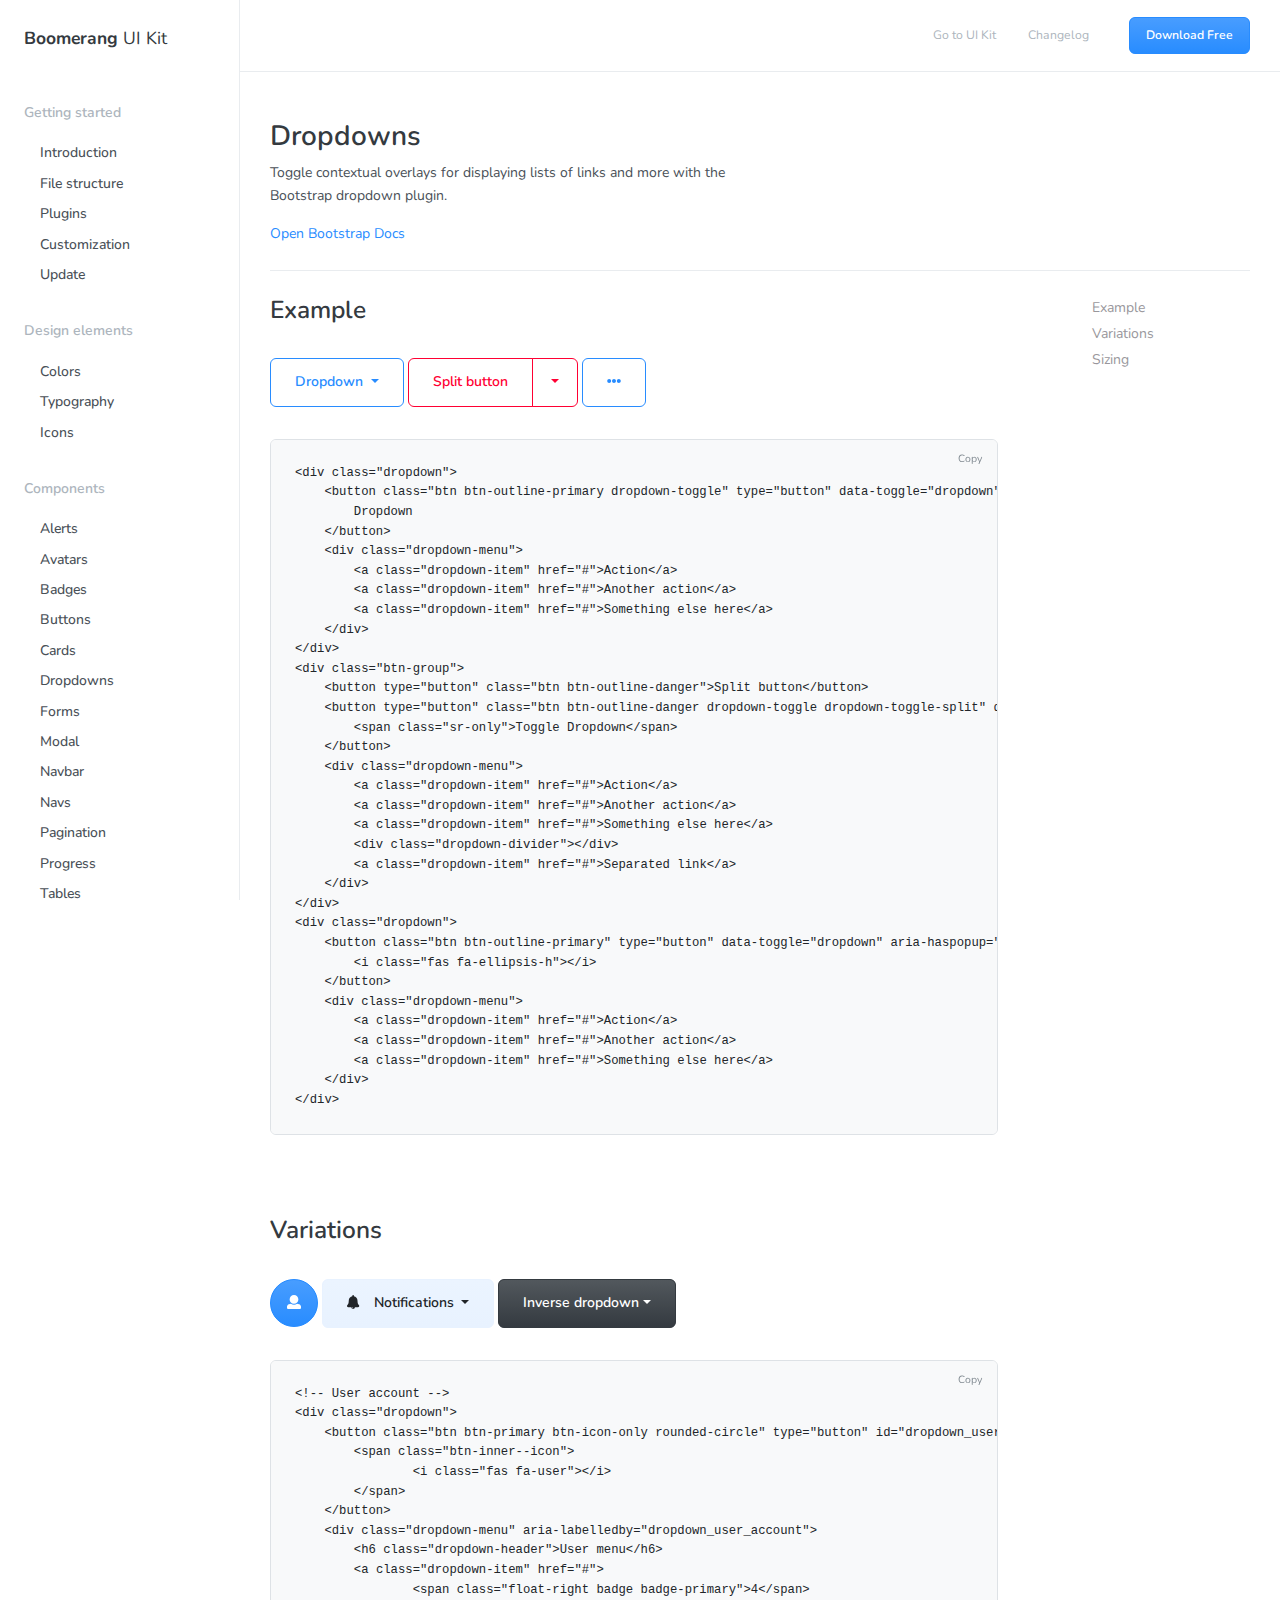
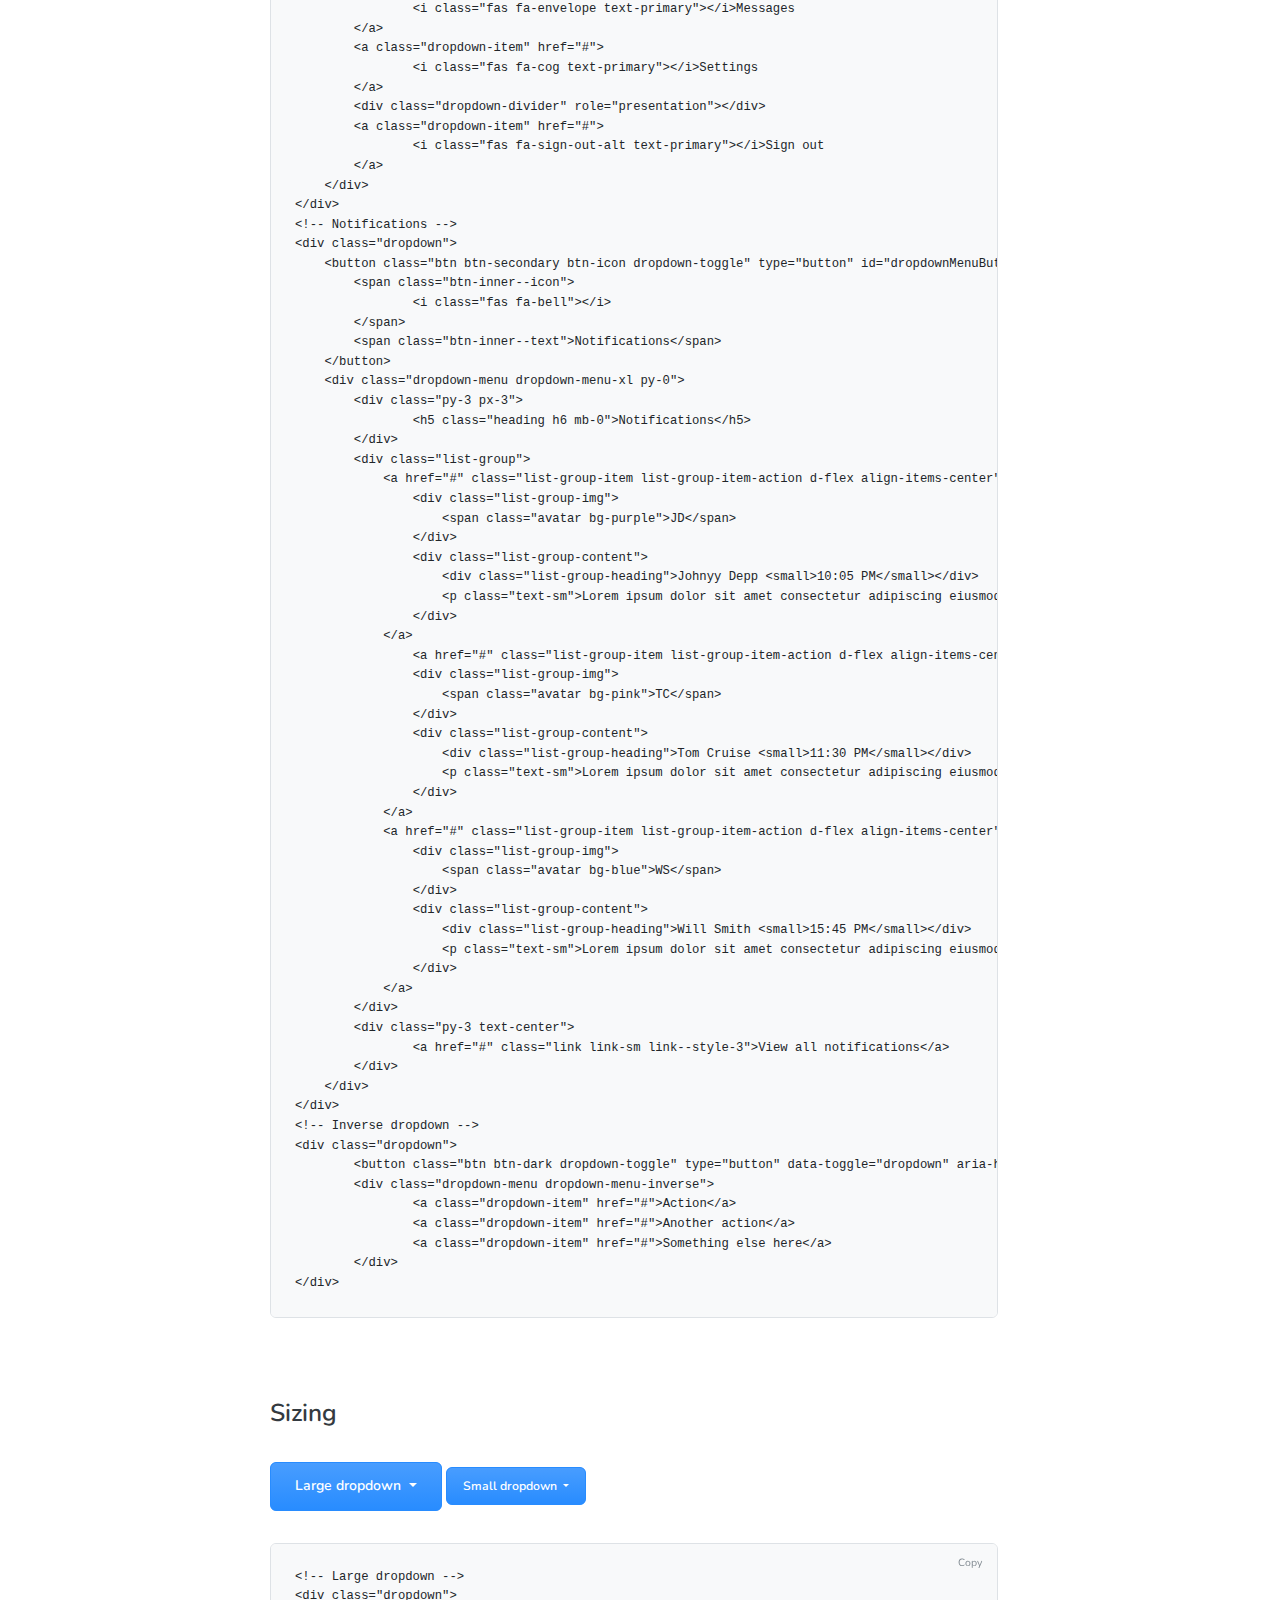
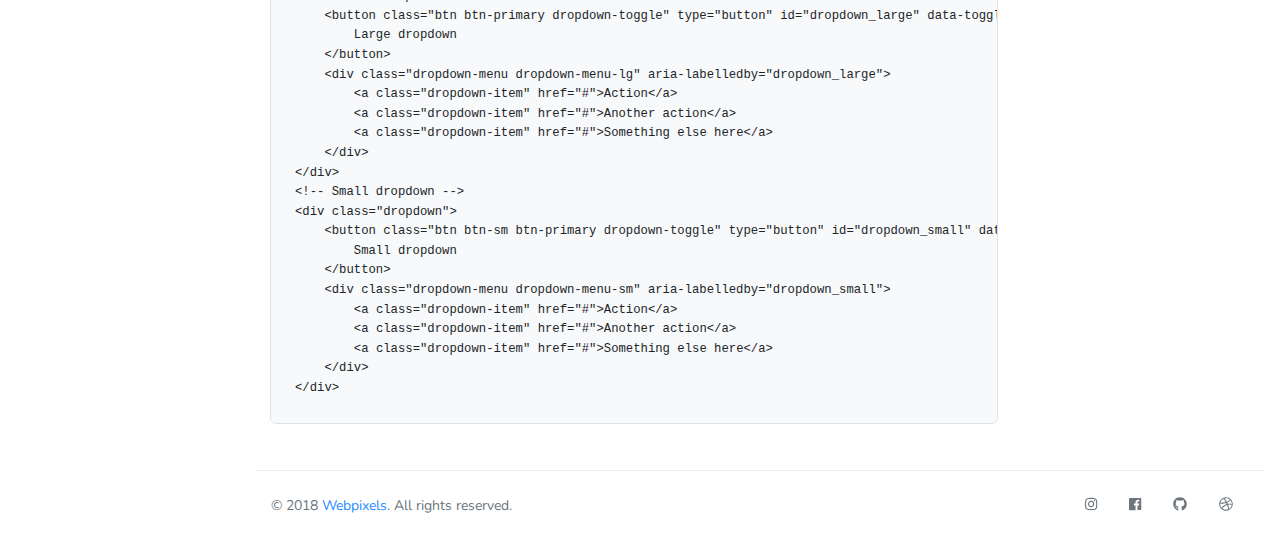
<file: docs/dropdowns.html>
<!DOCTYPE html>
<html>
  <head>
    <meta charset="utf-8">
    <meta name="viewport" content="width=device-width, initial-scale=1, shrink-to-fit=no">
    <meta name="description" content="Probably the most complete UI kit out there. Multiple functionalities and controls added,  extended color palette and beautiful typography, designed as its own extended version of Bootstrap at  the highest level of quality.                             ">
    <meta name="author" content="Webpixels">
    <title>Boomerang UI Kit - Free Bootstrap Framework by Webpixels</title>
    <!-- Fonts -->
    <link href="https://fonts.googleapis.com/css?family=Nunito:400,600,700,800|Roboto:400,500,700" rel="stylesheet">
    <!-- Plugins -->
    <link rel="stylesheet" href="../assets/vendor/animate/animate.min.css" type="text/css">
    <!-- Theme CSS -->
    <link type="text/css" href="../assets/css/theme.css" rel="stylesheet">
    <!-- Demo CSS - No need to use these in your project -->
    <link rel="stylesheet" href="../assets/vendor/jquery-scrollbar/css/jquery-scrollbar.css">
    <link type="text/css" href="../assets/vendor/highlight/css/highlight.min.css" rel="stylesheet">
    <link type="text/css" href="../assets/css/demo.css" rel="stylesheet">
  </head>
  <body>
    <main class="main">
      <aside class="sidebar" id="nav_docs">
        <div class="sidebar-brand">
          <h1 class="font-weight-400"><a href="../"><span class="font-weight-700">Boomerang</span> UI Kit</a></h1>
        </div>
        <div class="scrollbar-inner">
          <ul class="navigation pr-3">
            <li class="navigation-title">Getting started</li>
            <li class="navigation-item">
              <a href="introduction.html" class="navigation-link">Introduction</a>
            </li>
            <li class="navigation-item">
              <a href="file-structure.html" class="navigation-link">File structure</a>
            </li>
            <li class="navigation-item">
              <a href="plugins.html" class="navigation-link">Plugins</a>
            </li>
            <li class="navigation-item">
              <a href="customization.html" class="navigation-link">Customization</a>
            </li>
            <li class="navigation-item">
              <a href="update.html" class="navigation-link">Update</a>
            </li>
            <li class="navigation-title">Design elements</li>
            <li class="navigation-item">
              <a href="colors.html" class="navigation-link">Colors</a>
            </li>
            <li class="navigation-item">
              <a href="typography.html" class="navigation-link">Typography</a>
            </li>
            <li class="navigation-item">
              <a href="icons.html" class="navigation-link">Icons</a>
            </li>
            <li class="navigation-title">Components</li>
            <li class="navigation-item">
              <a href="alerts.html" class="navigation-link">Alerts</a>
            </li>
            <li class="navigation-item">
              <a href="avatars.html" class="navigation-link">Avatars</a>
            </li>
            <li class="navigation-item">
              <a href="badges.html" class="navigation-link">Badges</a>
            </li>
            <li class="navigation-item">
              <a href="buttons.html" class="navigation-link">Buttons</a>
            </li>
            <li class="navigation-item">
              <a href="cards.html" class="navigation-link">Cards</a>
            </li>
            <li class="navigation-item">
              <a href="dropdowns.html" class="navigation-link">Dropdowns</a>
            </li>
            <li class="navigation-item">
              <a href="forms.html" class="navigation-link">Forms</a>
            </li>
            <li class="navigation-item">
              <a href="modal.html" class="navigation-link">Modal</a>
            </li>
            <li class="navigation-item">
              <a href="navbar.html" class="navigation-link">Navbar</a>
            </li>
            <li class="navigation-item">
              <a href="navs.html" class="navigation-link">Navs</a>
            </li>
            <li class="navigation-item">
              <a href="pagination.html" class="navigation-link">Pagination</a>
            </li>
            <li class="navigation-item">
              <a href="progress.html" class="navigation-link">Progress</a>
            </li>
            <li class="navigation-item">
              <a href="tables.html" class="navigation-link">Tables</a>
            </li>
            <li class="navigation-item">
              <a href="tooltips.html" class="navigation-link">Tooltips</a>
            </li>
          </ul>
        </div>
      </aside>
      <section class="content">
        <div class="header">
          <div class="navigation-trigger d-xl-none" data-action="aside-open" data-target=".sidebar">
            <div class="navigation-trigger-inner">
              <i class="navigation-trigger-line"></i>
              <i class="navigation-trigger-line"></i>
              <i class="navigation-trigger-line"></i>
            </div>
          </div>
          <div class="header-brand d-xl-none">
            <h1><a href="index.html">Boomerang UI Kit</a></h1>
          </div>
          <div class="header-nav ml-auto">
            <ul class="nav align-items-center">
              <li class="nav-item d-none d-md-inline-block">
                <a class="nav-link pl-0 active" href="../">Go to UI Kit</a>
              </li>
              <li class="nav-item d-none d-md-inline-block">
                <a class="nav-link" href="../docs/changelog.html">Changelog</a>
              </li>
              <li class="nav-item ml-4">
                <a href="https://github.com/webpixels/boomerang-ui-kit/archive/master.zip" class="btn btn-sm btn-primary">Download Free</a>
              </li>
            </ul>
          </div>
        </div>
        <div class="content-inner content-docs">
          <div class="container">
            <div class="pt-3 pb-4 mb-4 border-bottom">
              <div class="row">
                <div class="col-lg-6">
                  <h2 class="heading h2 font-weight-bold">Dropdowns</h2>
                  <p>Toggle contextual overlays for displaying lists of links and more with the Bootstrap dropdown plugin.</p>
                  <a href="http://getbootstrap.com/docs/4.0/components/dropdowns" target="_blank">Open Bootstrap Docs</a>
                </div>
              </div>
            </div>
            <div class="row">
              <div class="col-lg-9">
                <h3 id="example">Example</h3>
                <div class="code-example">
                  <div class="dropdown">
                    <button class="btn btn-outline-primary dropdown-toggle" type="button" data-toggle="dropdown" aria-haspopup="true" aria-expanded="false">
                      Dropdown
                    </button>
                    <div class="dropdown-menu">
                      <a class="dropdown-item" href="#">Action</a>
                      <a class="dropdown-item" href="#">Another action</a>
                      <a class="dropdown-item" href="#">Something else here</a>
                    </div>
                  </div>
                  <div class="btn-group">
                    <button type="button" class="btn btn-outline-danger">Split button</button>
                    <button type="button" class="btn btn-outline-danger dropdown-toggle dropdown-toggle-split" data-toggle="dropdown" aria-haspopup="true" aria-expanded="false">
                      <span class="sr-only">Toggle Dropdown</span>
                    </button>
                    <div class="dropdown-menu">
                      <a class="dropdown-item" href="#">Action</a>
                      <a class="dropdown-item" href="#">Another action</a>
                      <a class="dropdown-item" href="#">Something else here</a>
                      <div class="dropdown-divider"></div>
                      <a class="dropdown-item" href="#">Separated link</a>
                    </div>
                  </div>
                  <div class="dropdown">
                    <button class="btn btn-outline-primary" type="button" data-toggle="dropdown" aria-haspopup="true" aria-expanded="false">
                      <i class="fas fa-ellipsis-h"></i>
                    </button>
                    <div class="dropdown-menu">
                      <a class="dropdown-item" href="#">Action</a>
                      <a class="dropdown-item" href="#">Another action</a>
                      <a class="dropdown-item" href="#">Something else here</a>
                    </div>
                  </div>
                </div>
                <div class="highlight">
                  <pre><code class="language-html" data-lang="html"><span class="nt">&lt;div</span> <span class="na">class=</span><span class="s">"dropdown"</span><span class="nt">&gt;</span>
    <span class="nt">&lt;button</span> <span class="na">class=</span><span class="s">"btn btn-outline-primary dropdown-toggle"</span> <span class="na">type=</span><span class="s">"button"</span> <span class="na">data-toggle=</span><span class="s">"dropdown"</span> <span class="na">aria-haspopup=</span><span class="s">"true"</span> <span class="na">aria-expanded=</span><span class="s">"false"</span><span class="nt">&gt;</span>
        Dropdown
    <span class="nt">&lt;/button&gt;</span>
    <span class="nt">&lt;div</span> <span class="na">class=</span><span class="s">"dropdown-menu"</span><span class="nt">&gt;</span>
        <span class="nt">&lt;a</span> <span class="na">class=</span><span class="s">"dropdown-item"</span> <span class="na">href=</span><span class="s">"#"</span><span class="nt">&gt;</span>Action<span class="nt">&lt;/a&gt;</span>
        <span class="nt">&lt;a</span> <span class="na">class=</span><span class="s">"dropdown-item"</span> <span class="na">href=</span><span class="s">"#"</span><span class="nt">&gt;</span>Another action<span class="nt">&lt;/a&gt;</span>
        <span class="nt">&lt;a</span> <span class="na">class=</span><span class="s">"dropdown-item"</span> <span class="na">href=</span><span class="s">"#"</span><span class="nt">&gt;</span>Something else here<span class="nt">&lt;/a&gt;</span>
    <span class="nt">&lt;/div&gt;</span>
<span class="nt">&lt;/div&gt;</span>
<span class="nt">&lt;div</span> <span class="na">class=</span><span class="s">"btn-group"</span><span class="nt">&gt;</span>
    <span class="nt">&lt;button</span> <span class="na">type=</span><span class="s">"button"</span> <span class="na">class=</span><span class="s">"btn btn-outline-danger"</span><span class="nt">&gt;</span>Split button<span class="nt">&lt;/button&gt;</span>
    <span class="nt">&lt;button</span> <span class="na">type=</span><span class="s">"button"</span> <span class="na">class=</span><span class="s">"btn btn-outline-danger dropdown-toggle dropdown-toggle-split"</span> <span class="na">data-toggle=</span><span class="s">"dropdown"</span> <span class="na">aria-haspopup=</span><span class="s">"true"</span> <span class="na">aria-expanded=</span><span class="s">"false"</span><span class="nt">&gt;</span>
        <span class="nt">&lt;span</span> <span class="na">class=</span><span class="s">"sr-only"</span><span class="nt">&gt;</span>Toggle Dropdown<span class="nt">&lt;/span&gt;</span>
    <span class="nt">&lt;/button&gt;</span>
    <span class="nt">&lt;div</span> <span class="na">class=</span><span class="s">"dropdown-menu"</span><span class="nt">&gt;</span>
        <span class="nt">&lt;a</span> <span class="na">class=</span><span class="s">"dropdown-item"</span> <span class="na">href=</span><span class="s">"#"</span><span class="nt">&gt;</span>Action<span class="nt">&lt;/a&gt;</span>
        <span class="nt">&lt;a</span> <span class="na">class=</span><span class="s">"dropdown-item"</span> <span class="na">href=</span><span class="s">"#"</span><span class="nt">&gt;</span>Another action<span class="nt">&lt;/a&gt;</span>
        <span class="nt">&lt;a</span> <span class="na">class=</span><span class="s">"dropdown-item"</span> <span class="na">href=</span><span class="s">"#"</span><span class="nt">&gt;</span>Something else here<span class="nt">&lt;/a&gt;</span>
        <span class="nt">&lt;div</span> <span class="na">class=</span><span class="s">"dropdown-divider"</span><span class="nt">&gt;&lt;/div&gt;</span>
        <span class="nt">&lt;a</span> <span class="na">class=</span><span class="s">"dropdown-item"</span> <span class="na">href=</span><span class="s">"#"</span><span class="nt">&gt;</span>Separated link<span class="nt">&lt;/a&gt;</span>
    <span class="nt">&lt;/div&gt;</span>
<span class="nt">&lt;/div&gt;</span>
<span class="nt">&lt;div</span> <span class="na">class=</span><span class="s">"dropdown"</span><span class="nt">&gt;</span>
    <span class="nt">&lt;button</span> <span class="na">class=</span><span class="s">"btn btn-outline-primary"</span> <span class="na">type=</span><span class="s">"button"</span> <span class="na">data-toggle=</span><span class="s">"dropdown"</span> <span class="na">aria-haspopup=</span><span class="s">"true"</span> <span class="na">aria-expanded=</span><span class="s">"false"</span><span class="nt">&gt;</span>
        <span class="nt">&lt;i</span> <span class="na">class=</span><span class="s">"fas fa-ellipsis-h"</span><span class="nt">&gt;&lt;/i&gt;</span>
    <span class="nt">&lt;/button&gt;</span>
    <span class="nt">&lt;div</span> <span class="na">class=</span><span class="s">"dropdown-menu"</span><span class="nt">&gt;</span>
        <span class="nt">&lt;a</span> <span class="na">class=</span><span class="s">"dropdown-item"</span> <span class="na">href=</span><span class="s">"#"</span><span class="nt">&gt;</span>Action<span class="nt">&lt;/a&gt;</span>
        <span class="nt">&lt;a</span> <span class="na">class=</span><span class="s">"dropdown-item"</span> <span class="na">href=</span><span class="s">"#"</span><span class="nt">&gt;</span>Another action<span class="nt">&lt;/a&gt;</span>
        <span class="nt">&lt;a</span> <span class="na">class=</span><span class="s">"dropdown-item"</span> <span class="na">href=</span><span class="s">"#"</span><span class="nt">&gt;</span>Something else here<span class="nt">&lt;/a&gt;</span>
    <span class="nt">&lt;/div&gt;</span>
<span class="nt">&lt;/div&gt;</span></code></pre>
                </div>
                <h3 id="variations">Variations</h3>
                <div class="code-example">
                  <!-- User account -->
                  <div class="dropdown">
                    <button class="btn btn-primary btn-icon-only rounded-circle" type="button" id="dropdown_user_account" data-toggle="dropdown" aria-haspopup="true" aria-expanded="false">
                      <span class="btn-inner--icon">
                        <i class="fas fa-user"></i>
                      </span>
                    </button>
                    <div class="dropdown-menu" aria-labelledby="dropdown_user_account">
                      <h6 class="dropdown-header">User menu</h6>
                      <a class="dropdown-item" href="#">
                        <span class="float-right badge badge-primary">4</span>
                        <i class="fas fa-envelope text-primary"></i>Messages
                      </a>
                      <a class="dropdown-item" href="#">
                        <i class="fas fa-cog text-primary"></i>Settings
                      </a>
                      <div class="dropdown-divider" role="presentation"></div>
                      <a class="dropdown-item" href="#">
                        <i class="fas fa-sign-out-alt text-primary"></i>Sign out
                      </a>
                    </div>
                  </div>
                  <!-- Notifications -->
                  <div class="dropdown">
                    <button class="btn btn-secondary btn-icon dropdown-toggle" type="button" id="dropdownMenuButton" data-toggle="dropdown" aria-haspopup="true" aria-expanded="false">
                      <span class="btn-inner--icon">
                        <i class="fas fa-bell"></i>
                      </span>
                      <span class="btn-inner--text">Notifications</span>
                    </button>
                    <div class="dropdown-menu dropdown-menu-xl py-0">
                      <div class="py-3 px-3">
                        <h5 class="heading h6 mb-0">Notifications</h5>
                      </div>
                      <div class="list-group">
                        <a href="#" class="list-group-item list-group-item-action d-flex align-items-center">
                          <div class="list-group-img">
                            <span class="avatar bg-purple">JD</span>
                          </div>
                          <div class="list-group-content">
                            <div class="list-group-heading">Johnyy Depp <small>10:05 PM</small></div>
                            <p class="text-sm">Lorem ipsum dolor sit amet consectetur adipiscing eiusmod tempor</p>
                          </div>
                        </a>
                        <a href="#" class="list-group-item list-group-item-action d-flex align-items-center">
                          <div class="list-group-img">
                            <span class="avatar bg-pink">TC</span>
                          </div>
                          <div class="list-group-content">
                            <div class="list-group-heading">Tom Cruise <small>11:30 PM</small></div>
                            <p class="text-sm">Lorem ipsum dolor sit amet consectetur adipiscing eiusmod tempor</p>
                          </div>
                        </a>
                        <a href="#" class="list-group-item list-group-item-action d-flex align-items-center">
                          <div class="list-group-img">
                            <span class="avatar bg-blue">WS</span>
                          </div>
                          <div class="list-group-content">
                            <div class="list-group-heading">Will Smith <small>15:45 PM</small></div>
                            <p class="text-sm">Lorem ipsum dolor sit amet consectetur adipiscing eiusmod tempor</p>
                          </div>
                        </a>
                      </div>
                      <div class="py-3 text-center">
                        <a href="#" class="link link-sm link--style-3">View all notifications</a>
                      </div>
                    </div>
                  </div>
                  <!-- Inverse dropdown -->
                  <div class="dropdown">
                    <button class="btn btn-dark dropdown-toggle" type="button" data-toggle="dropdown" aria-haspopup="true" aria-expanded="false">Inverse dropdown</button>
                    <div class="dropdown-menu dropdown-menu-inverse">
                      <a class="dropdown-item" href="#">Action</a>
                      <a class="dropdown-item" href="#">Another action</a>
                      <a class="dropdown-item" href="#">Something else here</a>
                    </div>
                  </div>
                </div>
                <div class="highlight">
                  <pre><code class="language-html" data-lang="html"><span class="c">&lt;!-- User account --&gt;</span>
<span class="nt">&lt;div</span> <span class="na">class=</span><span class="s">"dropdown"</span><span class="nt">&gt;</span>
    <span class="nt">&lt;button</span> <span class="na">class=</span><span class="s">"btn btn-primary btn-icon-only rounded-circle"</span> <span class="na">type=</span><span class="s">"button"</span> <span class="na">id=</span><span class="s">"dropdown_user_account"</span> <span class="na">data-toggle=</span><span class="s">"dropdown"</span> <span class="na">aria-haspopup=</span><span class="s">"true"</span> <span class="na">aria-expanded=</span><span class="s">"false"</span><span class="nt">&gt;</span>
        <span class="nt">&lt;span</span> <span class="na">class=</span><span class="s">"btn-inner--icon"</span><span class="nt">&gt;</span>
        	<span class="nt">&lt;i</span> <span class="na">class=</span><span class="s">"fas fa-user"</span><span class="nt">&gt;&lt;/i&gt;</span>
        <span class="nt">&lt;/span&gt;</span> 
    <span class="nt">&lt;/button&gt;</span>
    <span class="nt">&lt;div</span> <span class="na">class=</span><span class="s">"dropdown-menu"</span> <span class="na">aria-labelledby=</span><span class="s">"dropdown_user_account"</span><span class="nt">&gt;</span>
    	<span class="nt">&lt;h6</span> <span class="na">class=</span><span class="s">"dropdown-header"</span><span class="nt">&gt;</span>User menu<span class="nt">&lt;/h6&gt;</span>
    	<span class="nt">&lt;a</span> <span class="na">class=</span><span class="s">"dropdown-item"</span> <span class="na">href=</span><span class="s">"#"</span><span class="nt">&gt;</span>
    		<span class="nt">&lt;span</span> <span class="na">class=</span><span class="s">"float-right badge badge-primary"</span><span class="nt">&gt;</span>4<span class="nt">&lt;/span&gt;</span>
    		<span class="nt">&lt;i</span> <span class="na">class=</span><span class="s">"fas fa-envelope text-primary"</span><span class="nt">&gt;&lt;/i&gt;</span>Messages
    	<span class="nt">&lt;/a&gt;</span>
    	<span class="nt">&lt;a</span> <span class="na">class=</span><span class="s">"dropdown-item"</span> <span class="na">href=</span><span class="s">"#"</span><span class="nt">&gt;</span>
    		<span class="nt">&lt;i</span> <span class="na">class=</span><span class="s">"fas fa-cog text-primary"</span><span class="nt">&gt;&lt;/i&gt;</span>Settings
    	<span class="nt">&lt;/a&gt;</span>
    	<span class="nt">&lt;div</span> <span class="na">class=</span><span class="s">"dropdown-divider"</span> <span class="na">role=</span><span class="s">"presentation"</span><span class="nt">&gt;&lt;/div&gt;</span>
    	<span class="nt">&lt;a</span> <span class="na">class=</span><span class="s">"dropdown-item"</span> <span class="na">href=</span><span class="s">"#"</span><span class="nt">&gt;</span>
    		<span class="nt">&lt;i</span> <span class="na">class=</span><span class="s">"fas fa-sign-out-alt text-primary"</span><span class="nt">&gt;&lt;/i&gt;</span>Sign out
    	<span class="nt">&lt;/a&gt;</span>
    <span class="nt">&lt;/div&gt;</span>
<span class="nt">&lt;/div&gt;</span>
<span class="c">&lt;!-- Notifications --&gt;</span>
<span class="nt">&lt;div</span> <span class="na">class=</span><span class="s">"dropdown"</span><span class="nt">&gt;</span>
    <span class="nt">&lt;button</span> <span class="na">class=</span><span class="s">"btn btn-secondary btn-icon dropdown-toggle"</span> <span class="na">type=</span><span class="s">"button"</span> <span class="na">id=</span><span class="s">"dropdownMenuButton"</span> <span class="na">data-toggle=</span><span class="s">"dropdown"</span> <span class="na">aria-haspopup=</span><span class="s">"true"</span> <span class="na">aria-expanded=</span><span class="s">"false"</span><span class="nt">&gt;</span>
        <span class="nt">&lt;span</span> <span class="na">class=</span><span class="s">"btn-inner--icon"</span><span class="nt">&gt;</span>
        	<span class="nt">&lt;i</span> <span class="na">class=</span><span class="s">"fas fa-bell"</span><span class="nt">&gt;&lt;/i&gt;</span>
        <span class="nt">&lt;/span&gt;</span> 
        <span class="nt">&lt;span</span> <span class="na">class=</span><span class="s">"btn-inner--text"</span><span class="nt">&gt;</span>Notifications<span class="nt">&lt;/span&gt;</span>
    <span class="nt">&lt;/button&gt;</span>
    <span class="nt">&lt;div</span> <span class="na">class=</span><span class="s">"dropdown-menu dropdown-menu-xl py-0"</span><span class="nt">&gt;</span>
        <span class="nt">&lt;div</span> <span class="na">class=</span><span class="s">"py-3 px-3"</span><span class="nt">&gt;</span>
        	<span class="nt">&lt;h5</span> <span class="na">class=</span><span class="s">"heading h6 mb-0"</span><span class="nt">&gt;</span>Notifications<span class="nt">&lt;/h5&gt;</span>
        <span class="nt">&lt;/div&gt;</span>
        <span class="nt">&lt;div</span> <span class="na">class=</span><span class="s">"list-group"</span><span class="nt">&gt;</span>
            <span class="nt">&lt;a</span> <span class="na">href=</span><span class="s">"#"</span> <span class="na">class=</span><span class="s">"list-group-item list-group-item-action d-flex align-items-center"</span><span class="nt">&gt;</span>
                <span class="nt">&lt;div</span> <span class="na">class=</span><span class="s">"list-group-img"</span><span class="nt">&gt;</span>
                    <span class="nt">&lt;span</span> <span class="na">class=</span><span class="s">"avatar bg-purple"</span><span class="nt">&gt;</span>JD<span class="nt">&lt;/span&gt;</span>
                <span class="nt">&lt;/div&gt;</span>
                <span class="nt">&lt;div</span> <span class="na">class=</span><span class="s">"list-group-content"</span><span class="nt">&gt;</span>
                    <span class="nt">&lt;div</span> <span class="na">class=</span><span class="s">"list-group-heading"</span><span class="nt">&gt;</span>Johnyy Depp <span class="nt">&lt;small&gt;</span>10:05 PM<span class="nt">&lt;/small&gt;&lt;/div&gt;</span>
                    <span class="nt">&lt;p</span> <span class="na">class=</span><span class="s">"text-sm"</span><span class="nt">&gt;</span>Lorem ipsum dolor sit amet consectetur adipiscing eiusmod tempor<span class="nt">&lt;/p&gt;</span>
                <span class="nt">&lt;/div&gt;</span>
            <span class="nt">&lt;/a&gt;</span>
        	<span class="nt">&lt;a</span> <span class="na">href=</span><span class="s">"#"</span> <span class="na">class=</span><span class="s">"list-group-item list-group-item-action d-flex align-items-center"</span><span class="nt">&gt;</span>
                <span class="nt">&lt;div</span> <span class="na">class=</span><span class="s">"list-group-img"</span><span class="nt">&gt;</span>
                    <span class="nt">&lt;span</span> <span class="na">class=</span><span class="s">"avatar bg-pink"</span><span class="nt">&gt;</span>TC<span class="nt">&lt;/span&gt;</span>
                <span class="nt">&lt;/div&gt;</span>
                <span class="nt">&lt;div</span> <span class="na">class=</span><span class="s">"list-group-content"</span><span class="nt">&gt;</span>
                    <span class="nt">&lt;div</span> <span class="na">class=</span><span class="s">"list-group-heading"</span><span class="nt">&gt;</span>Tom Cruise <span class="nt">&lt;small&gt;</span>11:30 PM<span class="nt">&lt;/small&gt;&lt;/div&gt;</span>
                    <span class="nt">&lt;p</span> <span class="na">class=</span><span class="s">"text-sm"</span><span class="nt">&gt;</span>Lorem ipsum dolor sit amet consectetur adipiscing eiusmod tempor<span class="nt">&lt;/p&gt;</span>
                <span class="nt">&lt;/div&gt;</span>
            <span class="nt">&lt;/a&gt;</span>
            <span class="nt">&lt;a</span> <span class="na">href=</span><span class="s">"#"</span> <span class="na">class=</span><span class="s">"list-group-item list-group-item-action d-flex align-items-center"</span><span class="nt">&gt;</span>
                <span class="nt">&lt;div</span> <span class="na">class=</span><span class="s">"list-group-img"</span><span class="nt">&gt;</span>
                    <span class="nt">&lt;span</span> <span class="na">class=</span><span class="s">"avatar bg-blue"</span><span class="nt">&gt;</span>WS<span class="nt">&lt;/span&gt;</span>
                <span class="nt">&lt;/div&gt;</span>
                <span class="nt">&lt;div</span> <span class="na">class=</span><span class="s">"list-group-content"</span><span class="nt">&gt;</span>
                    <span class="nt">&lt;div</span> <span class="na">class=</span><span class="s">"list-group-heading"</span><span class="nt">&gt;</span>Will Smith <span class="nt">&lt;small&gt;</span>15:45 PM<span class="nt">&lt;/small&gt;&lt;/div&gt;</span>
                    <span class="nt">&lt;p</span> <span class="na">class=</span><span class="s">"text-sm"</span><span class="nt">&gt;</span>Lorem ipsum dolor sit amet consectetur adipiscing eiusmod tempor<span class="nt">&lt;/p&gt;</span>
                <span class="nt">&lt;/div&gt;</span>
            <span class="nt">&lt;/a&gt;</span>
        <span class="nt">&lt;/div&gt;</span>
        <span class="nt">&lt;div</span> <span class="na">class=</span><span class="s">"py-3 text-center"</span><span class="nt">&gt;</span>
        	<span class="nt">&lt;a</span> <span class="na">href=</span><span class="s">"#"</span> <span class="na">class=</span><span class="s">"link link-sm link--style-3"</span><span class="nt">&gt;</span>View all notifications<span class="nt">&lt;/a&gt;</span>
        <span class="nt">&lt;/div&gt;</span>
    <span class="nt">&lt;/div&gt;</span>
<span class="nt">&lt;/div&gt;</span>
<span class="c">&lt;!-- Inverse dropdown --&gt;</span>
<span class="nt">&lt;div</span> <span class="na">class=</span><span class="s">"dropdown"</span><span class="nt">&gt;</span>
	<span class="nt">&lt;button</span> <span class="na">class=</span><span class="s">"btn btn-dark dropdown-toggle"</span> <span class="na">type=</span><span class="s">"button"</span> <span class="na">data-toggle=</span><span class="s">"dropdown"</span> <span class="na">aria-haspopup=</span><span class="s">"true"</span> <span class="na">aria-expanded=</span><span class="s">"false"</span><span class="nt">&gt;</span>Inverse dropdown<span class="nt">&lt;/button&gt;</span>
	<span class="nt">&lt;div</span> <span class="na">class=</span><span class="s">"dropdown-menu dropdown-menu-inverse"</span><span class="nt">&gt;</span>
		<span class="nt">&lt;a</span> <span class="na">class=</span><span class="s">"dropdown-item"</span> <span class="na">href=</span><span class="s">"#"</span><span class="nt">&gt;</span>Action<span class="nt">&lt;/a&gt;</span>
		<span class="nt">&lt;a</span> <span class="na">class=</span><span class="s">"dropdown-item"</span> <span class="na">href=</span><span class="s">"#"</span><span class="nt">&gt;</span>Another action<span class="nt">&lt;/a&gt;</span>
		<span class="nt">&lt;a</span> <span class="na">class=</span><span class="s">"dropdown-item"</span> <span class="na">href=</span><span class="s">"#"</span><span class="nt">&gt;</span>Something else here<span class="nt">&lt;/a&gt;</span>
	<span class="nt">&lt;/div&gt;</span>
<span class="nt">&lt;/div&gt;</span></code></pre>
                </div>
                <h3 id="sizing">Sizing</h3>
                <div class="code-example">
                  <!-- Large dropdown -->
                  <div class="dropdown">
                    <button class="btn btn-primary dropdown-toggle" type="button" id="dropdown_large" data-toggle="dropdown" aria-haspopup="true" aria-expanded="false">
                      Large dropdown
                    </button>
                    <div class="dropdown-menu dropdown-menu-lg" aria-labelledby="dropdown_large">
                      <a class="dropdown-item" href="#">Action</a>
                      <a class="dropdown-item" href="#">Another action</a>
                      <a class="dropdown-item" href="#">Something else here</a>
                    </div>
                  </div>
                  <!-- Small dropdown -->
                  <div class="dropdown">
                    <button class="btn btn-sm btn-primary dropdown-toggle" type="button" id="dropdown_small" data-toggle="dropdown" aria-haspopup="true" aria-expanded="false">
                      Small dropdown
                    </button>
                    <div class="dropdown-menu dropdown-menu-sm" aria-labelledby="dropdown_small">
                      <a class="dropdown-item" href="#">Action</a>
                      <a class="dropdown-item" href="#">Another action</a>
                      <a class="dropdown-item" href="#">Something else here</a>
                    </div>
                  </div>
                </div>
                <div class="highlight">
                  <pre><code class="language-html" data-lang="html"><span class="c">&lt;!-- Large dropdown --&gt;</span>
<span class="nt">&lt;div</span> <span class="na">class=</span><span class="s">"dropdown"</span><span class="nt">&gt;</span>
    <span class="nt">&lt;button</span> <span class="na">class=</span><span class="s">"btn btn-primary dropdown-toggle"</span> <span class="na">type=</span><span class="s">"button"</span> <span class="na">id=</span><span class="s">"dropdown_large"</span> <span class="na">data-toggle=</span><span class="s">"dropdown"</span> <span class="na">aria-haspopup=</span><span class="s">"true"</span> <span class="na">aria-expanded=</span><span class="s">"false"</span><span class="nt">&gt;</span>
        Large dropdown
    <span class="nt">&lt;/button&gt;</span>
    <span class="nt">&lt;div</span> <span class="na">class=</span><span class="s">"dropdown-menu dropdown-menu-lg"</span> <span class="na">aria-labelledby=</span><span class="s">"dropdown_large"</span><span class="nt">&gt;</span>
        <span class="nt">&lt;a</span> <span class="na">class=</span><span class="s">"dropdown-item"</span> <span class="na">href=</span><span class="s">"#"</span><span class="nt">&gt;</span>Action<span class="nt">&lt;/a&gt;</span>
        <span class="nt">&lt;a</span> <span class="na">class=</span><span class="s">"dropdown-item"</span> <span class="na">href=</span><span class="s">"#"</span><span class="nt">&gt;</span>Another action<span class="nt">&lt;/a&gt;</span>
        <span class="nt">&lt;a</span> <span class="na">class=</span><span class="s">"dropdown-item"</span> <span class="na">href=</span><span class="s">"#"</span><span class="nt">&gt;</span>Something else here<span class="nt">&lt;/a&gt;</span>
    <span class="nt">&lt;/div&gt;</span>
<span class="nt">&lt;/div&gt;</span>
<span class="c">&lt;!-- Small dropdown --&gt;</span>
<span class="nt">&lt;div</span> <span class="na">class=</span><span class="s">"dropdown"</span><span class="nt">&gt;</span>
    <span class="nt">&lt;button</span> <span class="na">class=</span><span class="s">"btn btn-sm btn-primary dropdown-toggle"</span> <span class="na">type=</span><span class="s">"button"</span> <span class="na">id=</span><span class="s">"dropdown_small"</span> <span class="na">data-toggle=</span><span class="s">"dropdown"</span> <span class="na">aria-haspopup=</span><span class="s">"true"</span> <span class="na">aria-expanded=</span><span class="s">"false"</span><span class="nt">&gt;</span>
        Small dropdown
    <span class="nt">&lt;/button&gt;</span>
    <span class="nt">&lt;div</span> <span class="na">class=</span><span class="s">"dropdown-menu dropdown-menu-sm"</span> <span class="na">aria-labelledby=</span><span class="s">"dropdown_small"</span><span class="nt">&gt;</span>
        <span class="nt">&lt;a</span> <span class="na">class=</span><span class="s">"dropdown-item"</span> <span class="na">href=</span><span class="s">"#"</span><span class="nt">&gt;</span>Action<span class="nt">&lt;/a&gt;</span>
        <span class="nt">&lt;a</span> <span class="na">class=</span><span class="s">"dropdown-item"</span> <span class="na">href=</span><span class="s">"#"</span><span class="nt">&gt;</span>Another action<span class="nt">&lt;/a&gt;</span>
        <span class="nt">&lt;a</span> <span class="na">class=</span><span class="s">"dropdown-item"</span> <span class="na">href=</span><span class="s">"#"</span><span class="nt">&gt;</span>Something else here<span class="nt">&lt;/a&gt;</span>
    <span class="nt">&lt;/div&gt;</span>
<span class="nt">&lt;/div&gt;</span></code></pre>
                </div>
              </div>
              <div class="col-lg-3 d-none d-lg-inline-block">
                <div class="sidebar-sticky" data-stick-in-parent="true">
                  <ul class="section-nav">
                    <li class="toc-entry toc-h3"><a href="#example">Example</a></li>
                    <li class="toc-entry toc-h3"><a href="#variations">Variations</a></li>
                    <li class="toc-entry toc-h3"><a href="#sizing">Sizing</a></li>
                  </ul>
                </div>
              </div>
            </div>
          </div>
        </div>
        <footer class="px-3 footer bg-white">
          <div class="container ">
            <div class="row align-items-center py-3 border-top">
              <div class="col-lg-6 text-center text-lg-left mb-2 mb-lg-0">
                &copy; 2018 <a href="https://webpixels.io/" target="_blank">Webpixels</a>. All rights reserved.
              </div>
              <div class="col-lg-6 text-center text-lg-right">
                <ul class="nav justify-content-center justify-content-lg-end">
                  <li class="nav-item">
                    <a class="nav-link active" href="https://instagram.com/webpixelsofficial" target="_blank"><i class="fab fa-instagram"></i></a>
                  </li>
                  <li class="nav-item">
                    <a class="nav-link" href="https://facebook.com/webpixels" target="_blank"><i class="fab fa-facebook"></i></a>
                  </li>
                  <li class="nav-item">
                    <a class="nav-link" href="https://github.com/webpixels" target="_blank"><i class="fab fa-github"></i></a>
                  </li>
                  <li class="nav-item">
                    <a class="nav-link" href="https://dribbble.com/webpixels" target="_blank"><i class="fab fa-dribbble"></i></a>
                  </li>
                </ul>
              </div>
            </div>
          </div>
        </footer>
      </section>
    </main>
    <!-- Core -->
    <script src="../assets/vendor/jquery/jquery.min.js"></script>
    <script src="../assets/vendor/popper/popper.min.js"></script>
    <script src="../assets/js/bootstrap/bootstrap.min.js"></script>
    <!-- FontAwesome 5 -->
    <script src="../assets/vendor/fontawesome/js/fontawesome-all.min.js" defer></script>
    <!-- Scripts used only for this demo only - Remove these in your project -->
    <script src="../assets/vendor/jquery-scrollbar/js/jquery-scrollbar.min.js"></script>
    <script src="../assets/vendor/jquery-scrollLock/jquery-scrollLock.min.js"></script>
    <script src="../assets/vendor/sticky-kit/sticky-kit.min.js"></script>
    <script src="../assets/vendor/highlight/js/highlight.min.js"></script>
    <script src="../assets/vendor/clipboard-js/clipboard.min.js"></script>
    <script src="../assets/vendor/holderjs/holder.min.js"></script>
    <script src="../assets/js/demo.js"></script>
    <!-- Theme JS -->
    <script src="../assets/js/theme.js"></script>
  </body>
</html>
</file>
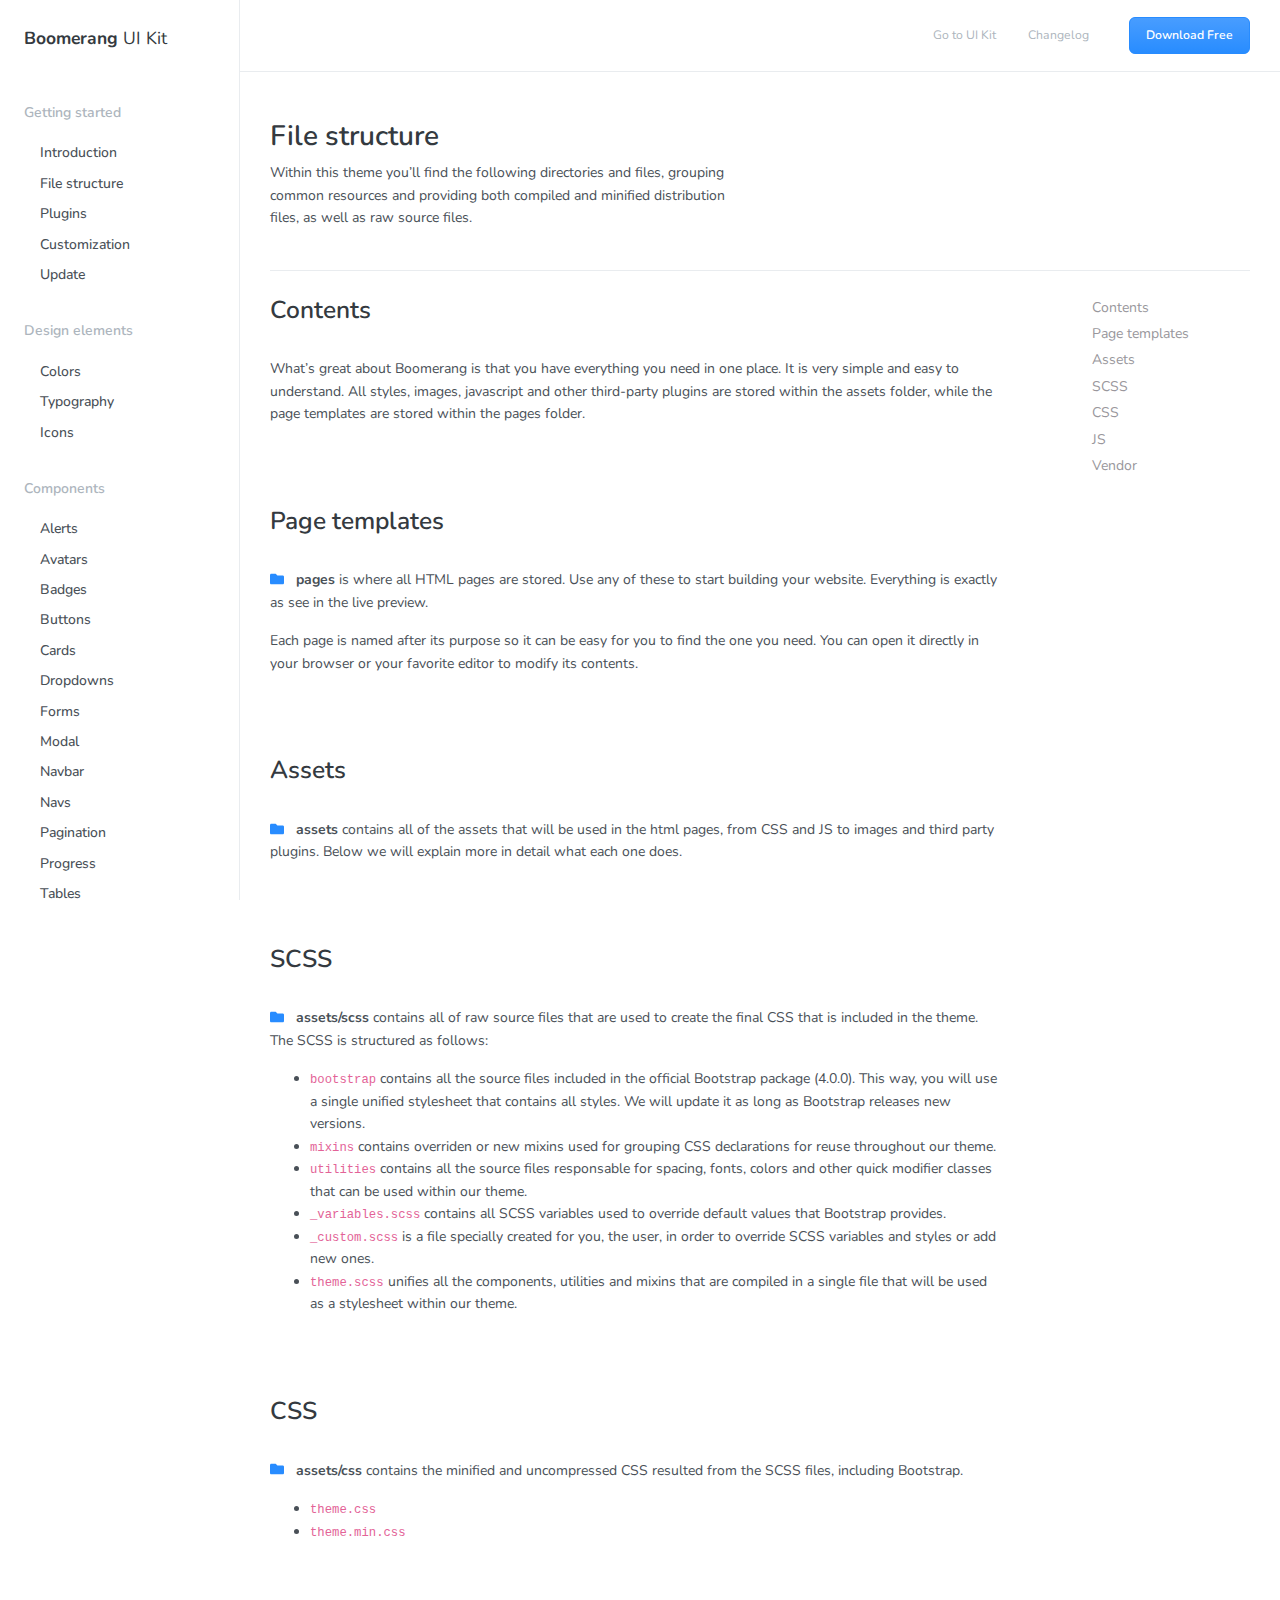
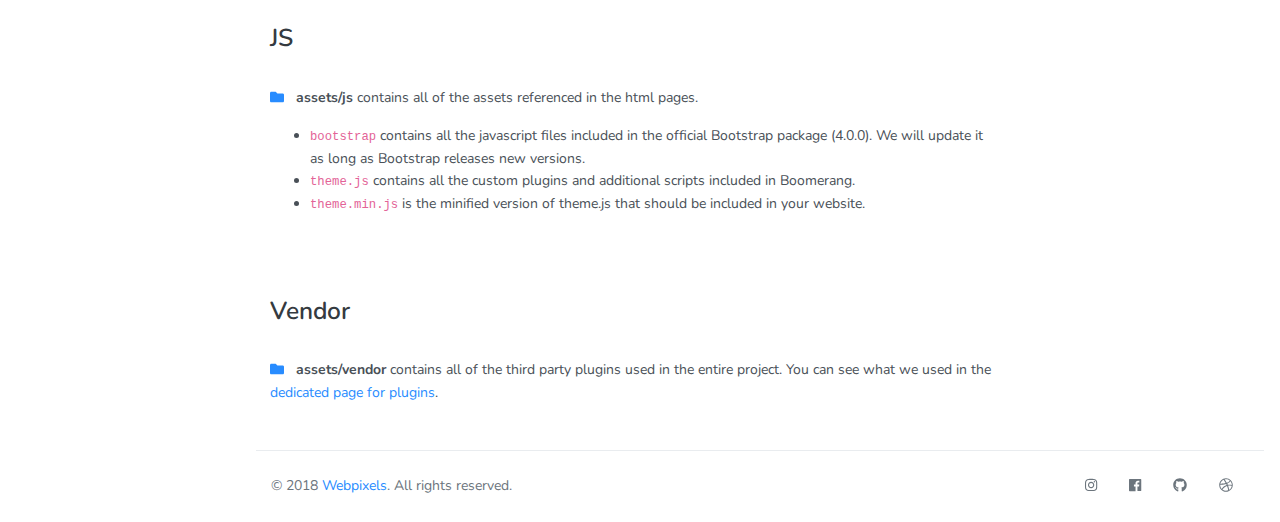
<file: docs/file-structure.html>
<!DOCTYPE html>
<html>
  <head>
    <meta charset="utf-8">
    <meta name="viewport" content="width=device-width, initial-scale=1, shrink-to-fit=no">
    <meta name="description" content="Probably the most complete UI kit out there. Multiple functionalities and controls added,  extended color palette and beautiful typography, designed as its own extended version of Bootstrap at  the highest level of quality.                             ">
    <meta name="author" content="Webpixels">
    <title>Boomerang UI Kit - Free Bootstrap Framework by Webpixels</title>
    <!-- Fonts -->
    <link href="https://fonts.googleapis.com/css?family=Nunito:400,600,700,800|Roboto:400,500,700" rel="stylesheet">
    <!-- Plugins -->
    <link rel="stylesheet" href="../assets/vendor/animate/animate.min.css" type="text/css">
    <!-- Theme CSS -->
    <link type="text/css" href="../assets/css/theme.css" rel="stylesheet">
    <!-- Demo CSS - No need to use these in your project -->
    <link rel="stylesheet" href="../assets/vendor/jquery-scrollbar/css/jquery-scrollbar.css">
    <link type="text/css" href="../assets/vendor/highlight/css/highlight.min.css" rel="stylesheet">
    <link type="text/css" href="../assets/css/demo.css" rel="stylesheet">
  </head>
  <body>
    <main class="main">
      <aside class="sidebar" id="nav_docs">
        <div class="sidebar-brand">
          <h1 class="font-weight-400"><a href="../"><span class="font-weight-700">Boomerang</span> UI Kit</a></h1>
        </div>
        <div class="scrollbar-inner">
          <ul class="navigation pr-3">
            <li class="navigation-title">Getting started</li>
            <li class="navigation-item">
              <a href="introduction.html" class="navigation-link">Introduction</a>
            </li>
            <li class="navigation-item">
              <a href="file-structure.html" class="navigation-link">File structure</a>
            </li>
            <li class="navigation-item">
              <a href="plugins.html" class="navigation-link">Plugins</a>
            </li>
            <li class="navigation-item">
              <a href="customization.html" class="navigation-link">Customization</a>
            </li>
            <li class="navigation-item">
              <a href="update.html" class="navigation-link">Update</a>
            </li>
            <li class="navigation-title">Design elements</li>
            <li class="navigation-item">
              <a href="colors.html" class="navigation-link">Colors</a>
            </li>
            <li class="navigation-item">
              <a href="typography.html" class="navigation-link">Typography</a>
            </li>
            <li class="navigation-item">
              <a href="icons.html" class="navigation-link">Icons</a>
            </li>
            <li class="navigation-title">Components</li>
            <li class="navigation-item">
              <a href="alerts.html" class="navigation-link">Alerts</a>
            </li>
            <li class="navigation-item">
              <a href="avatars.html" class="navigation-link">Avatars</a>
            </li>
            <li class="navigation-item">
              <a href="badges.html" class="navigation-link">Badges</a>
            </li>
            <li class="navigation-item">
              <a href="buttons.html" class="navigation-link">Buttons</a>
            </li>
            <li class="navigation-item">
              <a href="cards.html" class="navigation-link">Cards</a>
            </li>
            <li class="navigation-item">
              <a href="dropdowns.html" class="navigation-link">Dropdowns</a>
            </li>
            <li class="navigation-item">
              <a href="forms.html" class="navigation-link">Forms</a>
            </li>
            <li class="navigation-item">
              <a href="modal.html" class="navigation-link">Modal</a>
            </li>
            <li class="navigation-item">
              <a href="navbar.html" class="navigation-link">Navbar</a>
            </li>
            <li class="navigation-item">
              <a href="navs.html" class="navigation-link">Navs</a>
            </li>
            <li class="navigation-item">
              <a href="pagination.html" class="navigation-link">Pagination</a>
            </li>
            <li class="navigation-item">
              <a href="progress.html" class="navigation-link">Progress</a>
            </li>
            <li class="navigation-item">
              <a href="tables.html" class="navigation-link">Tables</a>
            </li>
            <li class="navigation-item">
              <a href="tooltips.html" class="navigation-link">Tooltips</a>
            </li>
          </ul>
        </div>
      </aside>
      <section class="content">
        <div class="header">
          <div class="navigation-trigger d-xl-none" data-action="aside-open" data-target=".sidebar">
            <div class="navigation-trigger-inner">
              <i class="navigation-trigger-line"></i>
              <i class="navigation-trigger-line"></i>
              <i class="navigation-trigger-line"></i>
            </div>
          </div>
          <div class="header-brand d-xl-none">
            <h1><a href="index.html">Boomerang UI Kit</a></h1>
          </div>
          <div class="header-nav ml-auto">
            <ul class="nav align-items-center">
              <li class="nav-item d-none d-md-inline-block">
                <a class="nav-link pl-0 active" href="../">Go to UI Kit</a>
              </li>
              <li class="nav-item d-none d-md-inline-block">
                <a class="nav-link" href="../docs/changelog.html">Changelog</a>
              </li>
              <li class="nav-item ml-4">
                <a href="https://github.com/webpixels/boomerang-ui-kit/archive/master.zip" class="btn btn-sm btn-primary">Download Free</a>
              </li>
            </ul>
          </div>
        </div>
        <div class="content-inner content-docs">
          <div class="container">
            <div class="pt-3 pb-4 mb-4 border-bottom">
              <div class="row">
                <div class="col-lg-6">
                  <h2 class="heading h2 font-weight-bold">File structure</h2>
                  <p>Within this theme you’ll find the following directories and files, grouping common resources and providing both compiled and minified distribution files, as well as raw source files.</p>
                </div>
              </div>
            </div>
            <div class="row">
              <div class="col-lg-9">
                <h3 id="contents">Contents</h3>
                <p>What’s great about Boomerang is that you have everything you need in one place. It is very simple and easy to understand. All styles, images, javascript and other third-party plugins are stored within the assets folder, while the page templates are stored within the pages folder.</p>
                <h3 id="page-templates">Page templates</h3>
                <p><i class="fas fa-folder text-primary mr-2"></i>
                  <strong>pages</strong> is where all HTML pages are stored. Use any of these to start building your website. Everything is exactly as see in the live preview.</p>
                <p>Each page is named after its purpose so it can be easy for you to find the one you need. You can open it directly in your browser or your favorite editor to modify its contents.</p>
                <h3 id="assets">Assets</h3>
                <p><i class="fas fa-folder text-primary mr-2"></i>
                  <strong>assets</strong> contains all of the assets that will be used in the html pages, from CSS and JS to images and third party plugins. Below we will explain more in detail what each one does.</p>
                <h3 id="scss">SCSS</h3>
                <p><i class="fas fa-folder text-primary mr-2"></i>
                  <strong>assets/scss</strong> contains all of raw source files that are used to create the final CSS that is included in the theme. The SCSS is structured as follows:</p>
                <ul>
                  <li><code>bootstrap</code> contains all the source files included in the official Bootstrap package (4.0.0). This way, you will use a single unified stylesheet that contains all styles. We will update it as long as Bootstrap releases new versions.</li>
                  <li><code>mixins</code> contains overriden or new mixins used for grouping CSS declarations for reuse throughout our theme.</li>
                  <li><code>utilities</code> contains all the source files responsable for spacing, fonts, colors and other quick modifier classes that can be used within our theme.</li>
                  <li><code>_variables.scss</code> contains all SCSS variables used to override default values that Bootstrap provides.</li>
                  <li><code>_custom.scss</code> is a file specially created for you, the user, in order to override SCSS variables and styles or add new ones.</li>
                  <li><code>theme.scss</code> unifies all the components, utilities and mixins that are compiled in a single file that will be used as a stylesheet within our theme.</li>
                </ul>
                <h3 id="css">CSS</h3>
                <p><i class="fas fa-folder text-primary mr-2"></i>
                  <strong>assets/css</strong> contains the minified and uncompressed CSS resulted from the SCSS files, including Bootstrap.</p>
                <ul>
                  <li><code>theme.css</code></li>
                  <li><code>theme.min.css</code></li>
                </ul>
                <h3 id="js">JS</h3>
                <p><i class="fas fa-folder text-primary mr-2"></i>
                  <strong>assets/js</strong> contains all of the assets referenced in the html pages.</p>
                <ul>
                  <li><code>bootstrap</code> contains all the javascript files included in the official Bootstrap package (4.0.0). We will update it as long as Bootstrap releases new versions.</li>
                  <li><code>theme.js</code> contains all the custom plugins and additional scripts included in Boomerang.</li>
                  <li><code>theme.min.js</code> is the minified version of theme.js that should be included in your website.</li>
                </ul>
                <h3 id="vendor">Vendor</h3>
                <p><i class="fas fa-folder text-primary mr-2"></i>
                  <strong>assets/vendor</strong> contains all of the third party plugins used in the entire project. You can see what we used in the <a href="plugins.html">dedicated page for plugins</a>.</p>
              </div>
              <div class="col-lg-3 d-none d-lg-inline-block">
                <div class="sidebar-sticky" data-stick-in-parent="true">
                  <ul class="section-nav">
                    <li class="toc-entry toc-h3"><a href="#contents">Contents</a></li>
                    <li class="toc-entry toc-h3"><a href="#page-templates">Page templates</a></li>
                    <li class="toc-entry toc-h3"><a href="#assets">Assets</a></li>
                    <li class="toc-entry toc-h3"><a href="#scss">SCSS</a></li>
                    <li class="toc-entry toc-h3"><a href="#css">CSS</a></li>
                    <li class="toc-entry toc-h3"><a href="#js">JS</a></li>
                    <li class="toc-entry toc-h3"><a href="#vendor">Vendor</a></li>
                  </ul>
                </div>
              </div>
            </div>
          </div>
        </div>
        <footer class="px-3 footer bg-white">
          <div class="container ">
            <div class="row align-items-center py-3 border-top">
              <div class="col-lg-6 text-center text-lg-left mb-2 mb-lg-0">
                &copy; 2018 <a href="https://webpixels.io/" target="_blank">Webpixels</a>. All rights reserved.
              </div>
              <div class="col-lg-6 text-center text-lg-right">
                <ul class="nav justify-content-center justify-content-lg-end">
                  <li class="nav-item">
                    <a class="nav-link active" href="https://instagram.com/webpixelsofficial" target="_blank"><i class="fab fa-instagram"></i></a>
                  </li>
                  <li class="nav-item">
                    <a class="nav-link" href="https://facebook.com/webpixels" target="_blank"><i class="fab fa-facebook"></i></a>
                  </li>
                  <li class="nav-item">
                    <a class="nav-link" href="https://github.com/webpixels" target="_blank"><i class="fab fa-github"></i></a>
                  </li>
                  <li class="nav-item">
                    <a class="nav-link" href="https://dribbble.com/webpixels" target="_blank"><i class="fab fa-dribbble"></i></a>
                  </li>
                </ul>
              </div>
            </div>
          </div>
        </footer>
      </section>
    </main>
    <!-- Core -->
    <script src="../assets/vendor/jquery/jquery.min.js"></script>
    <script src="../assets/vendor/popper/popper.min.js"></script>
    <script src="../assets/js/bootstrap/bootstrap.min.js"></script>
    <!-- FontAwesome 5 -->
    <script src="../assets/vendor/fontawesome/js/fontawesome-all.min.js" defer></script>
    <!-- Scripts used only for this demo only - Remove these in your project -->
    <script src="../assets/vendor/jquery-scrollbar/js/jquery-scrollbar.min.js"></script>
    <script src="../assets/vendor/jquery-scrollLock/jquery-scrollLock.min.js"></script>
    <script src="../assets/vendor/sticky-kit/sticky-kit.min.js"></script>
    <script src="../assets/vendor/highlight/js/highlight.min.js"></script>
    <script src="../assets/vendor/clipboard-js/clipboard.min.js"></script>
    <script src="../assets/vendor/holderjs/holder.min.js"></script>
    <script src="../assets/js/demo.js"></script>
    <!-- Theme JS -->
    <script src="../assets/js/theme.js"></script>
  </body>
</html>
</file>
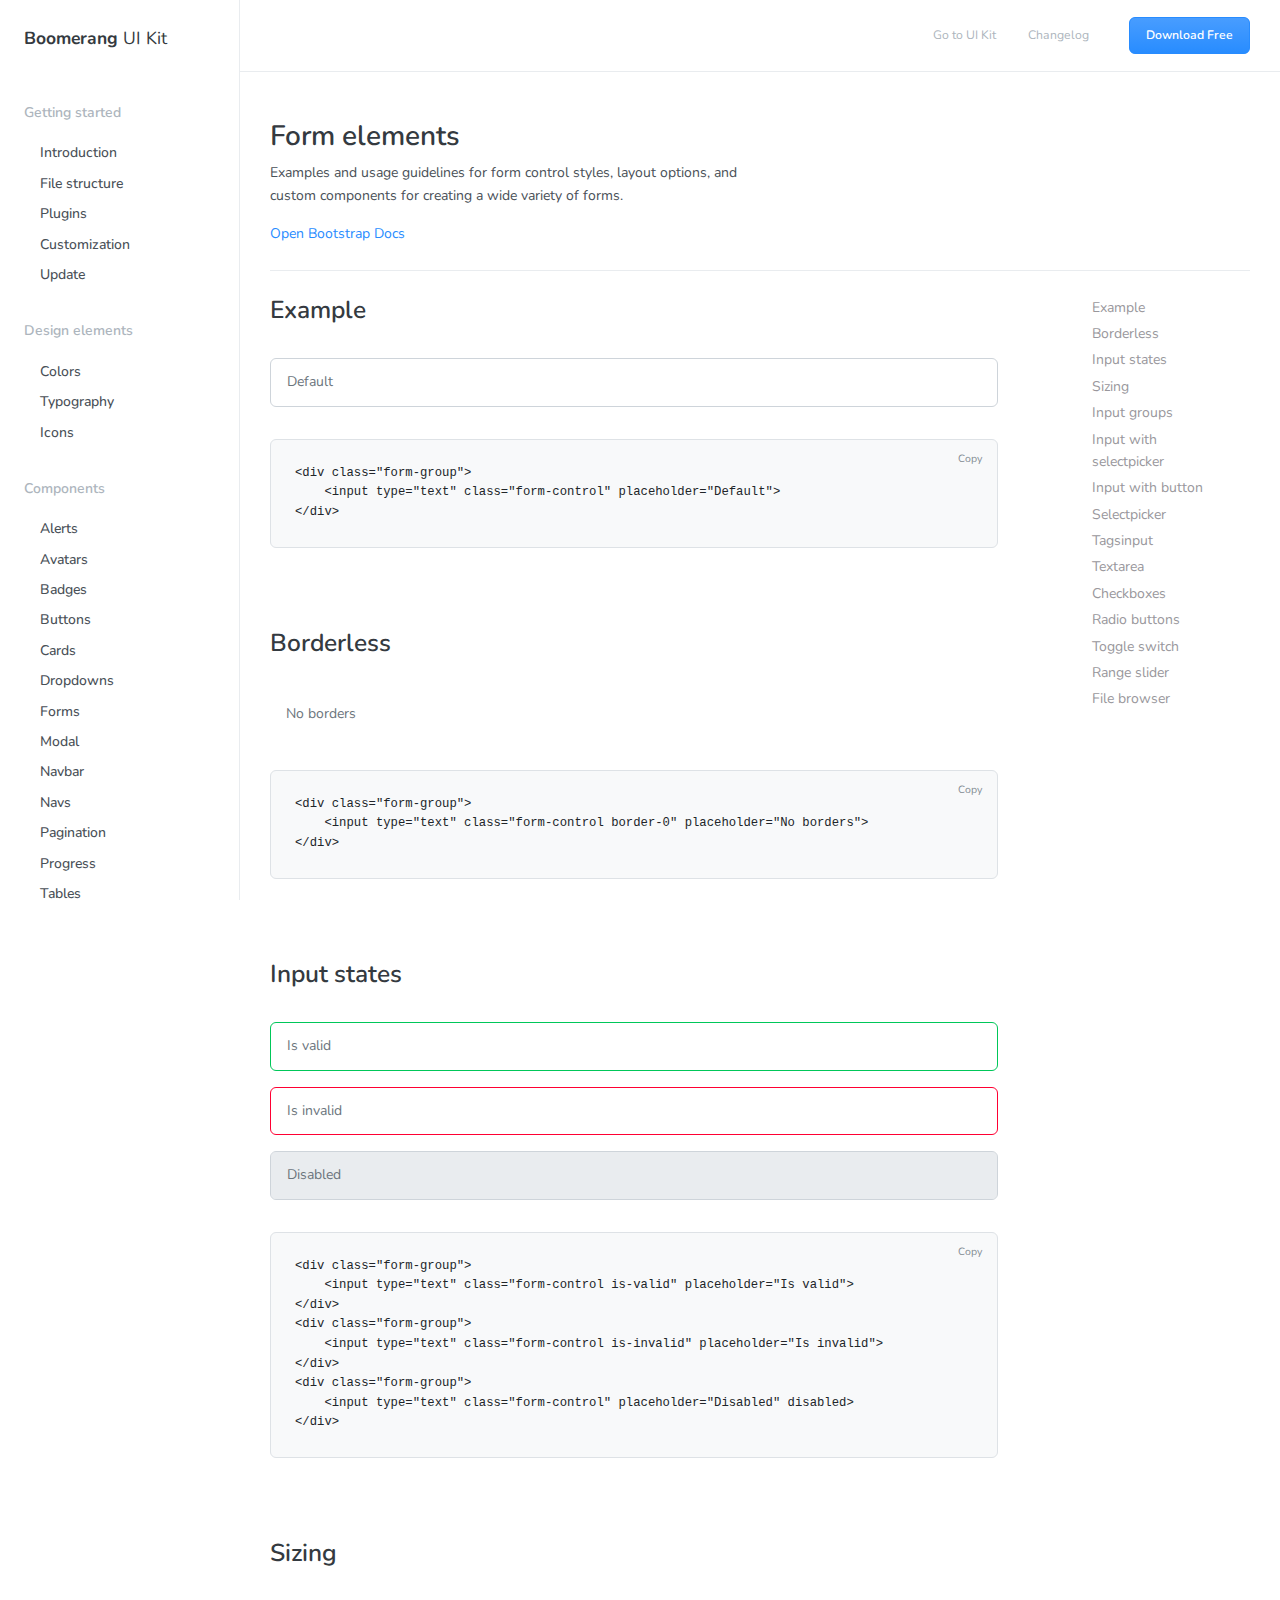
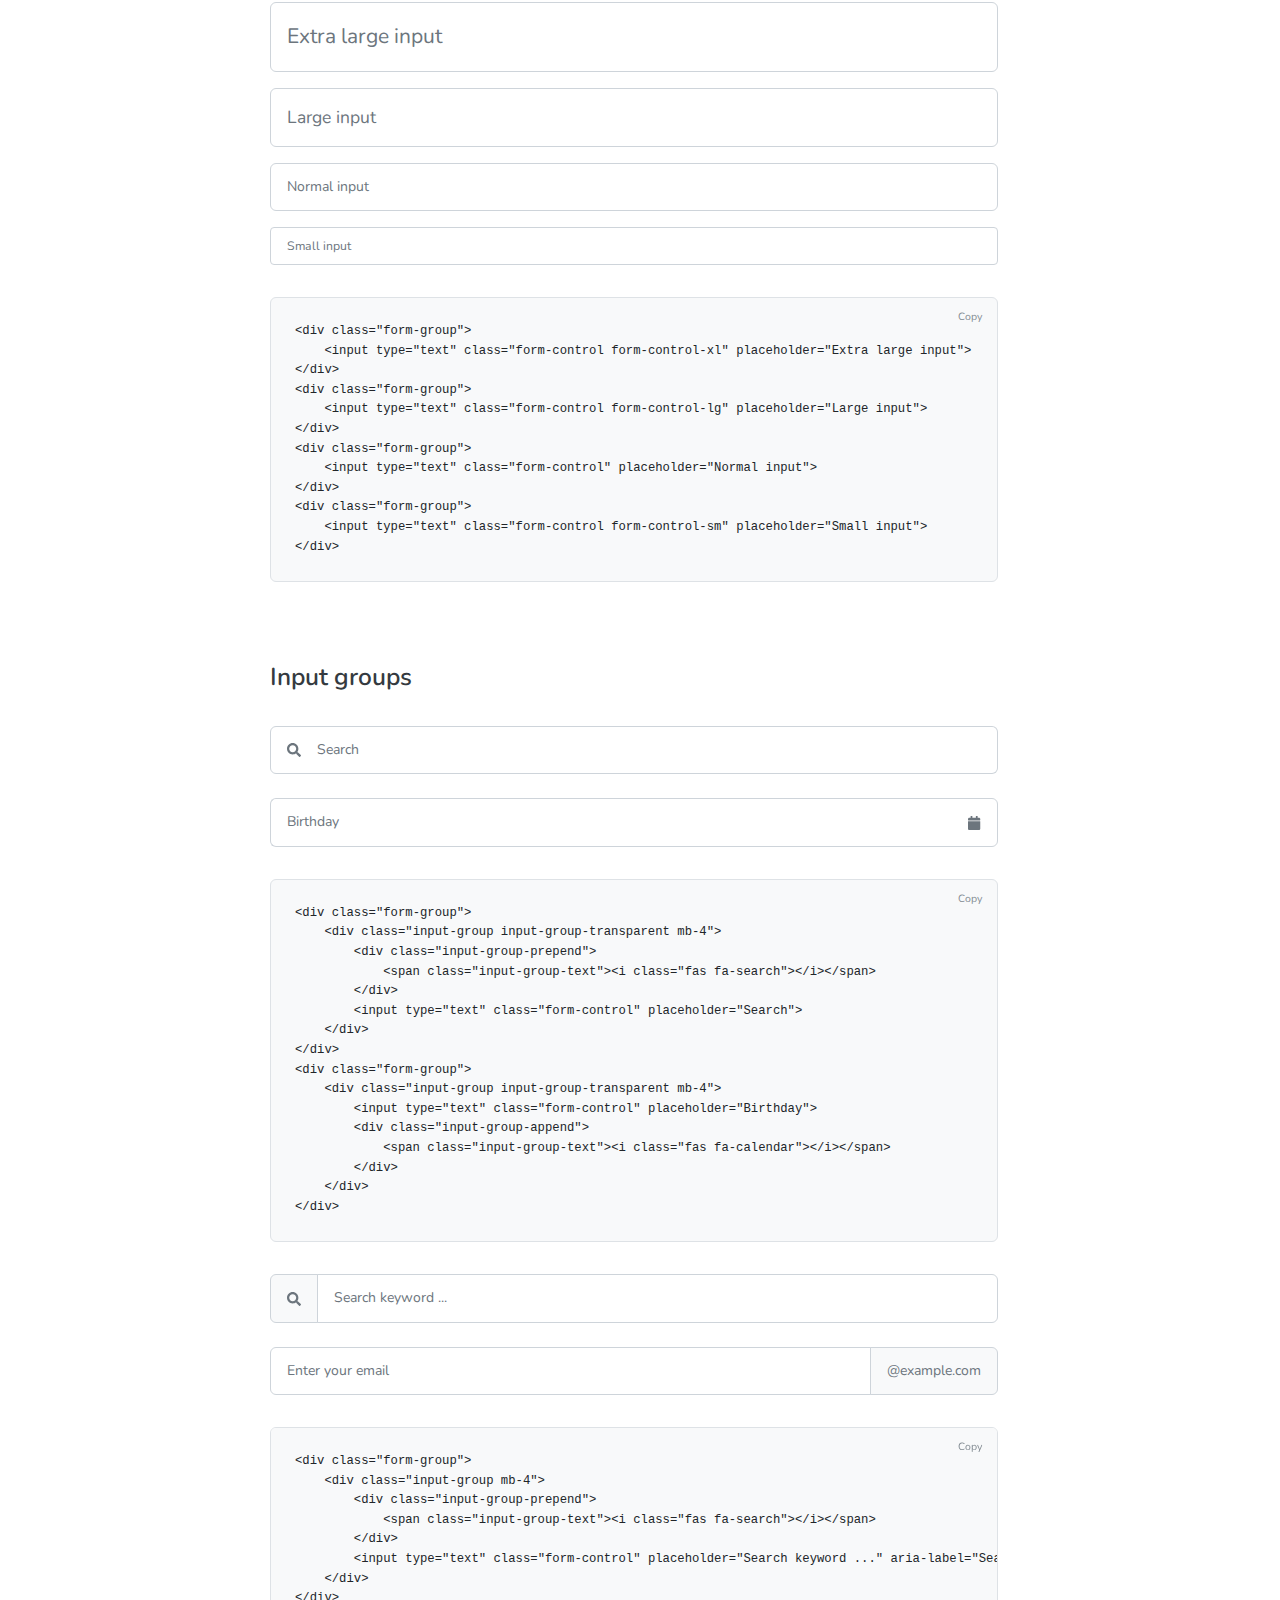
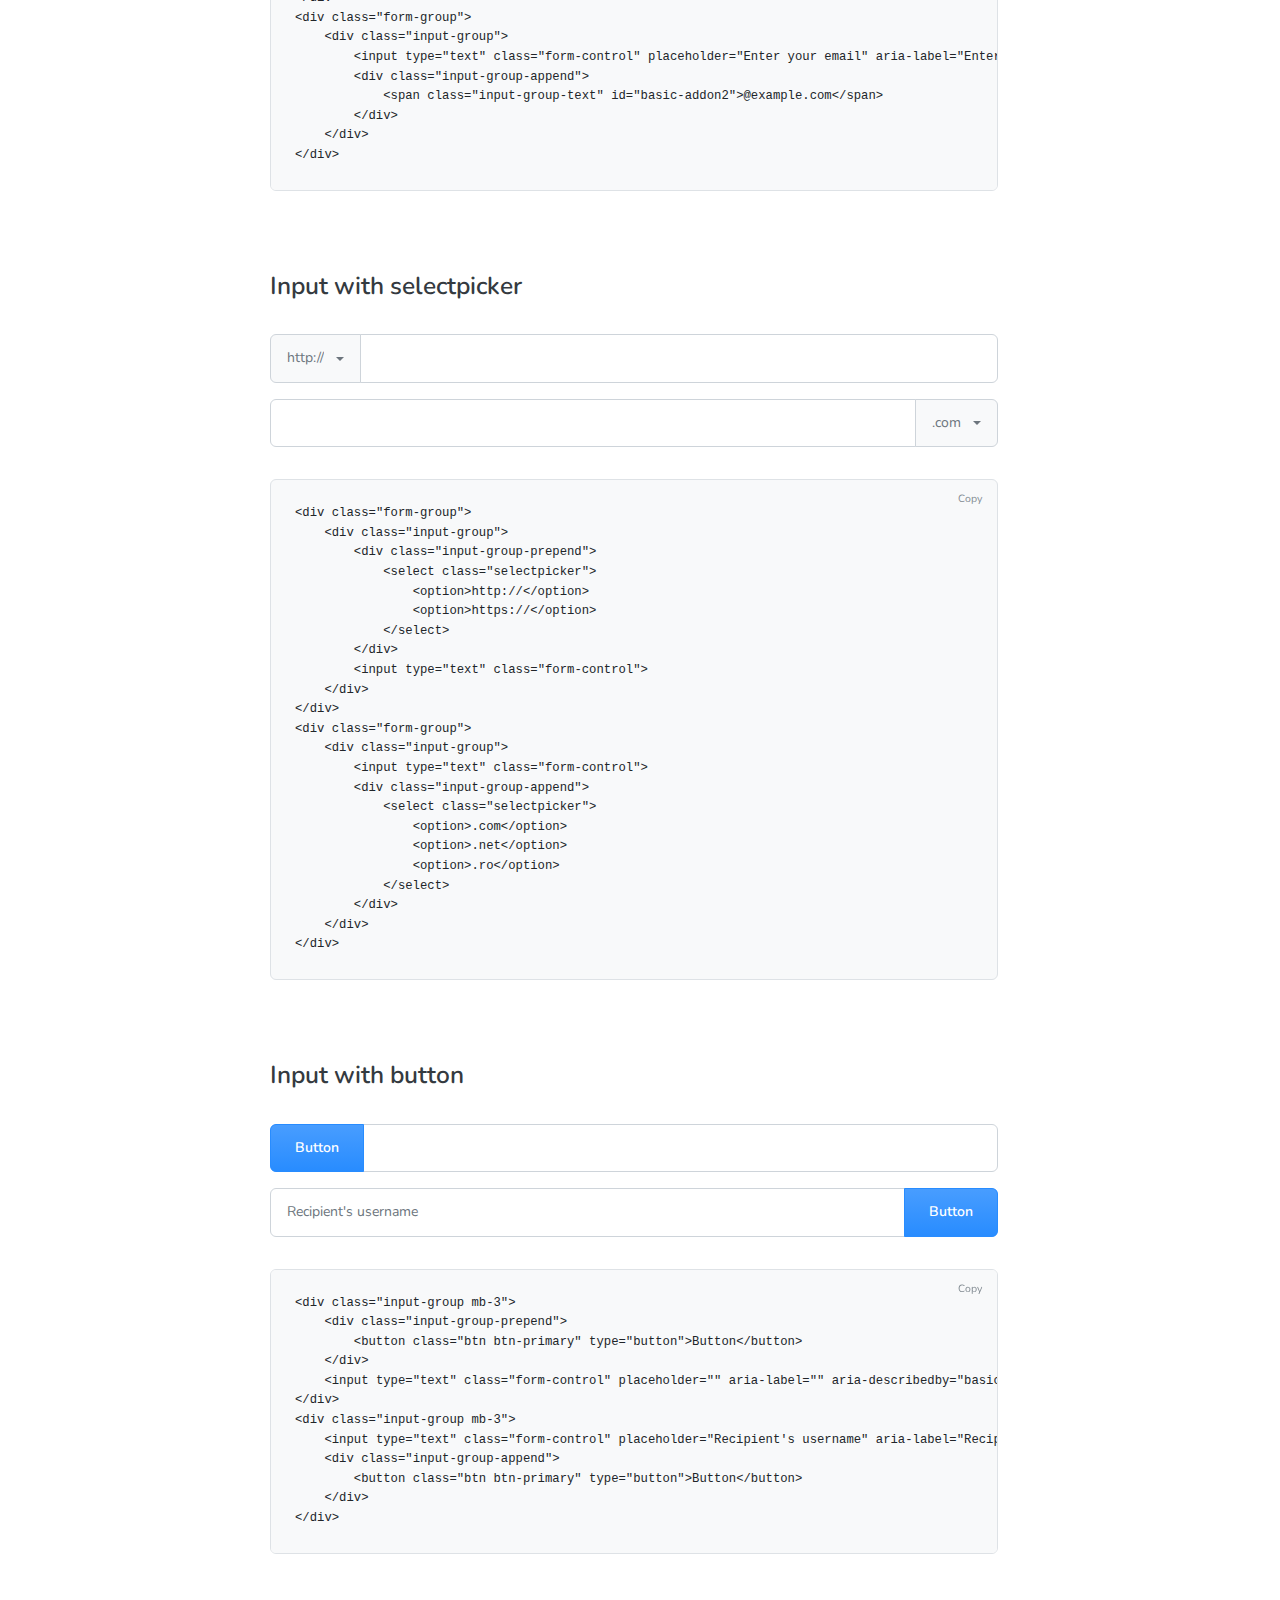
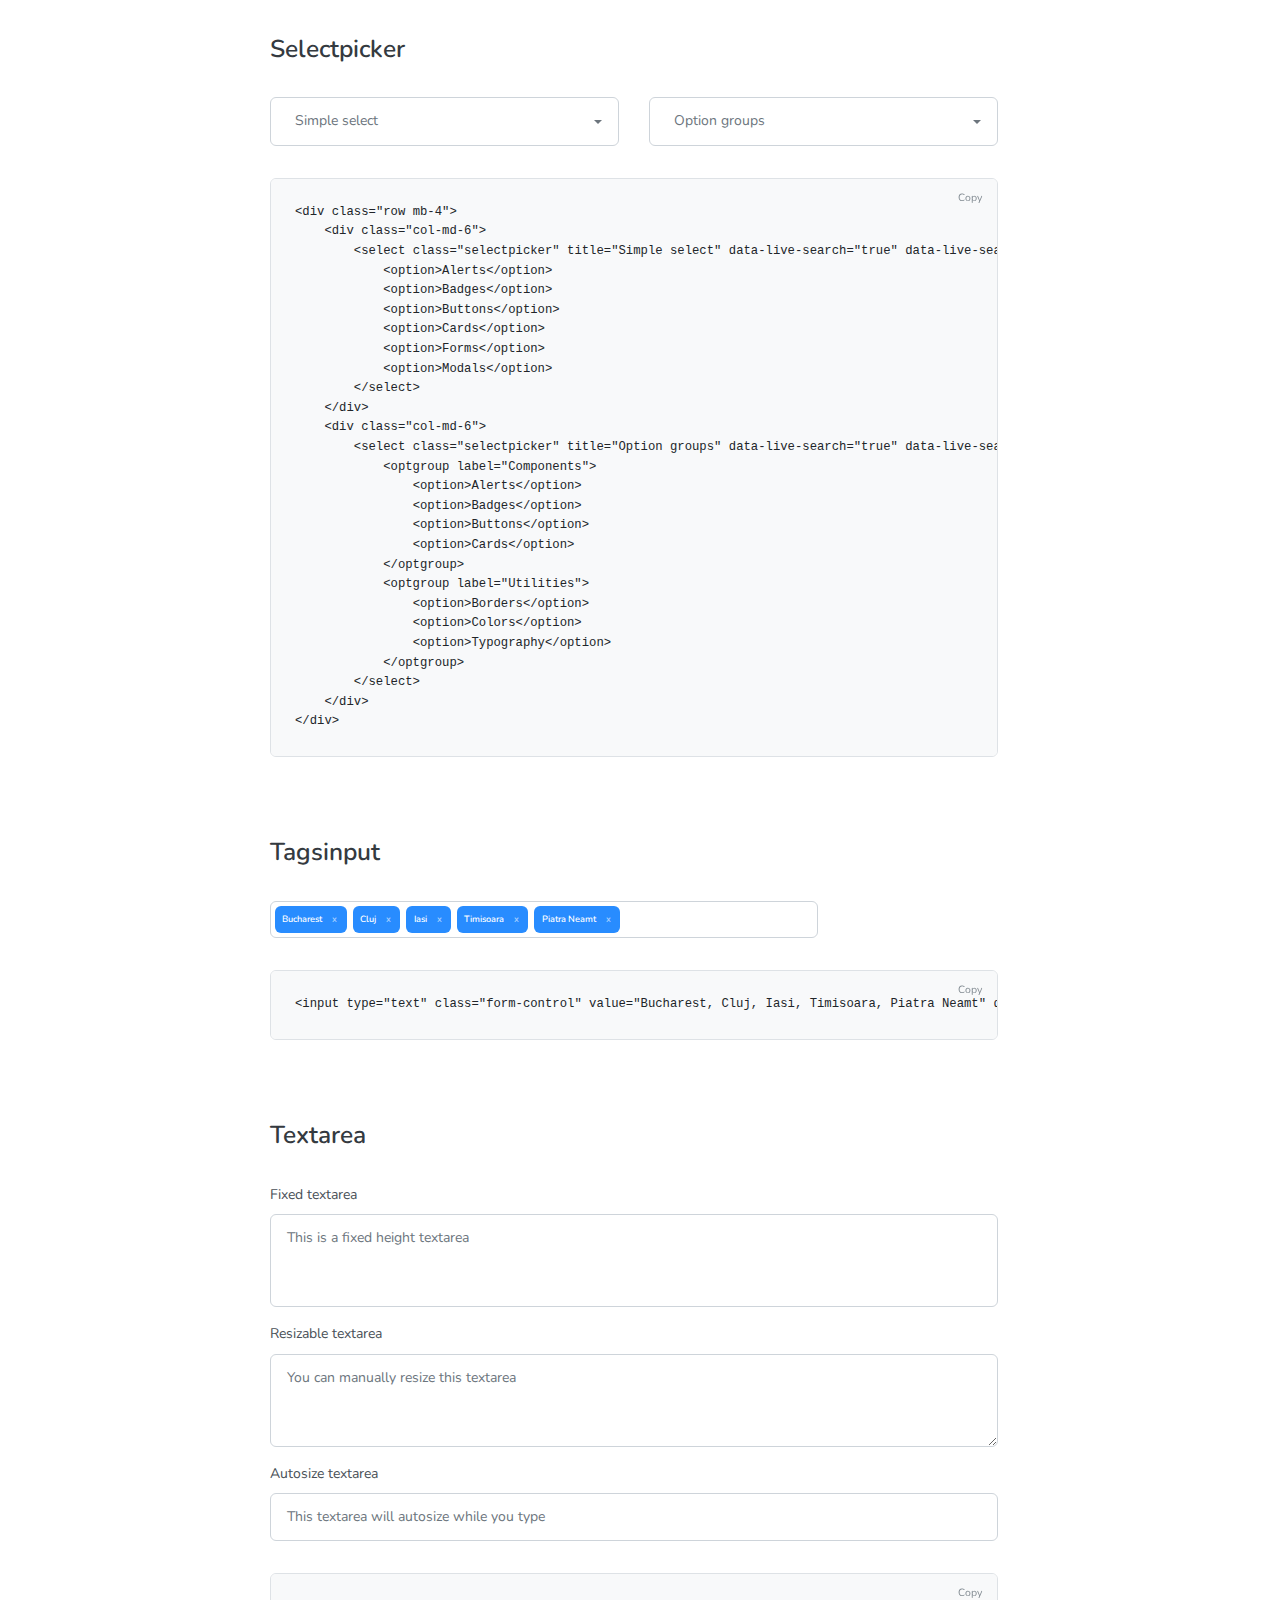
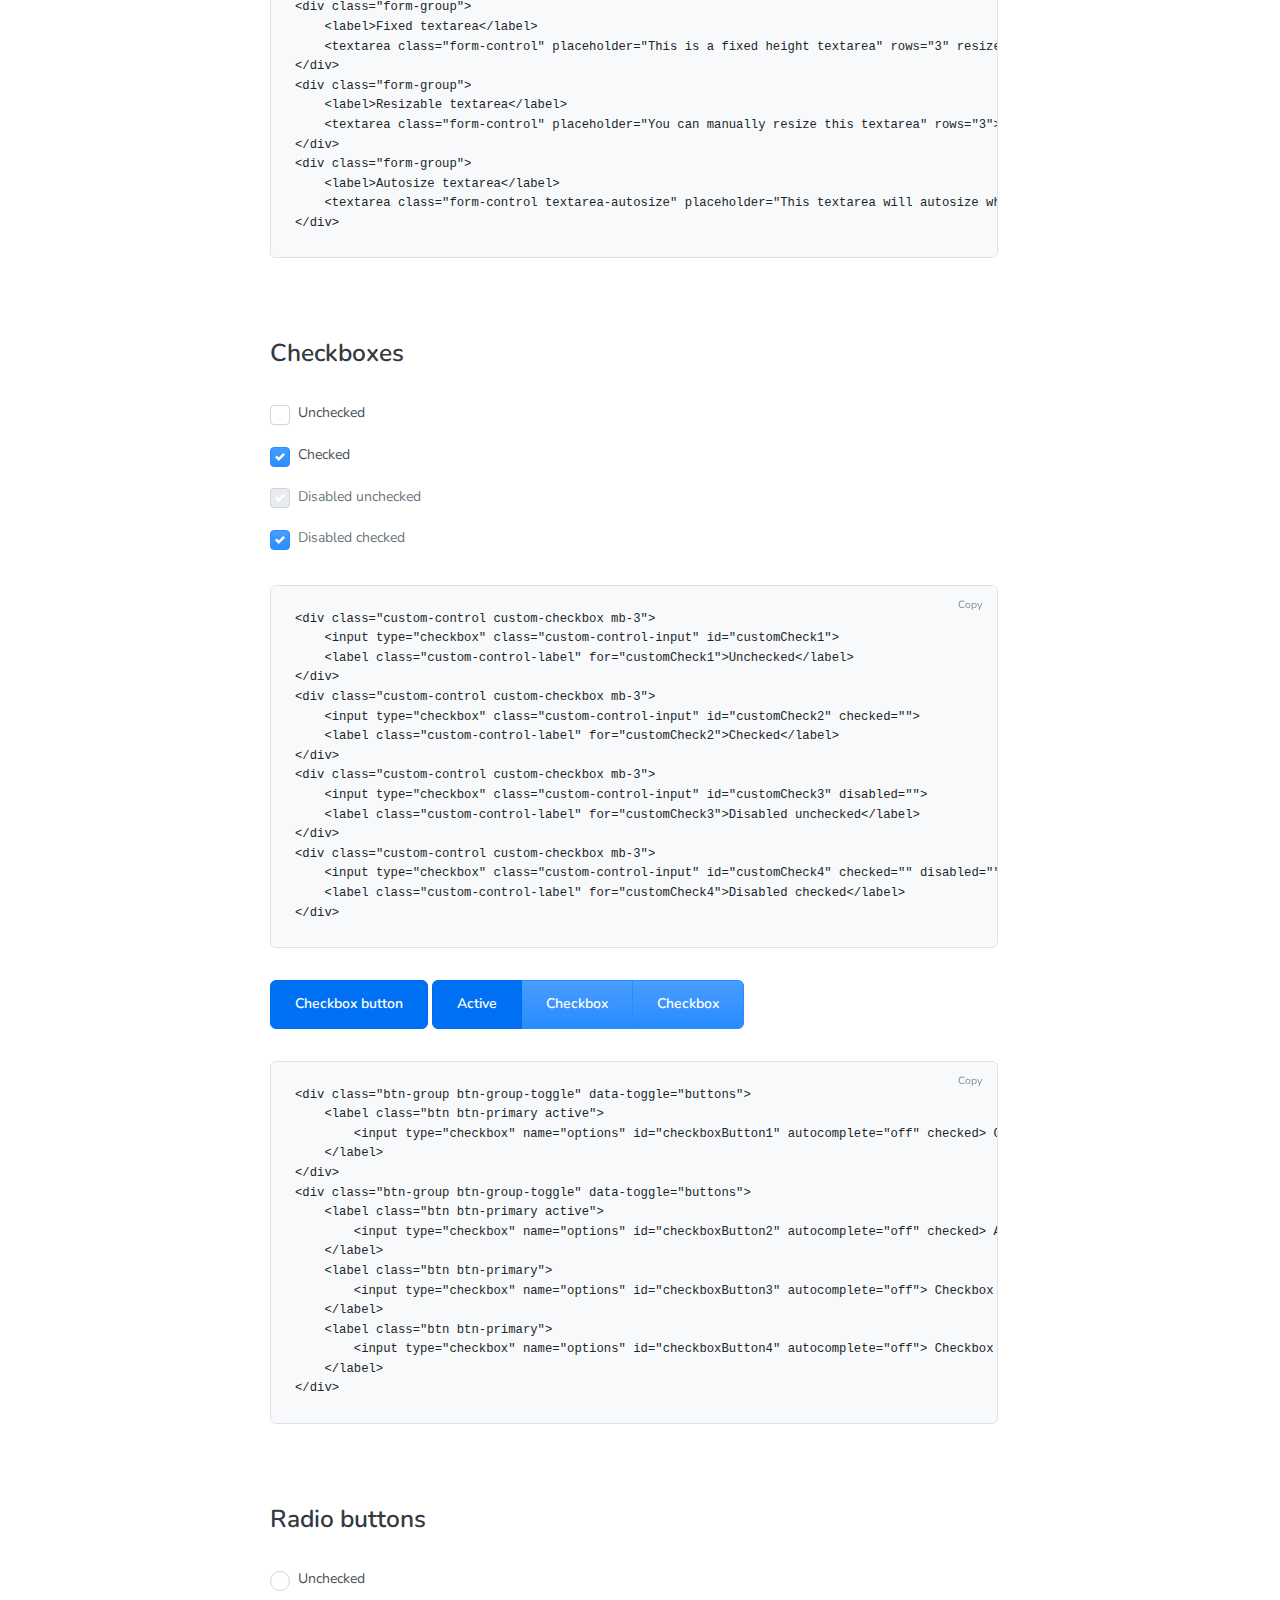
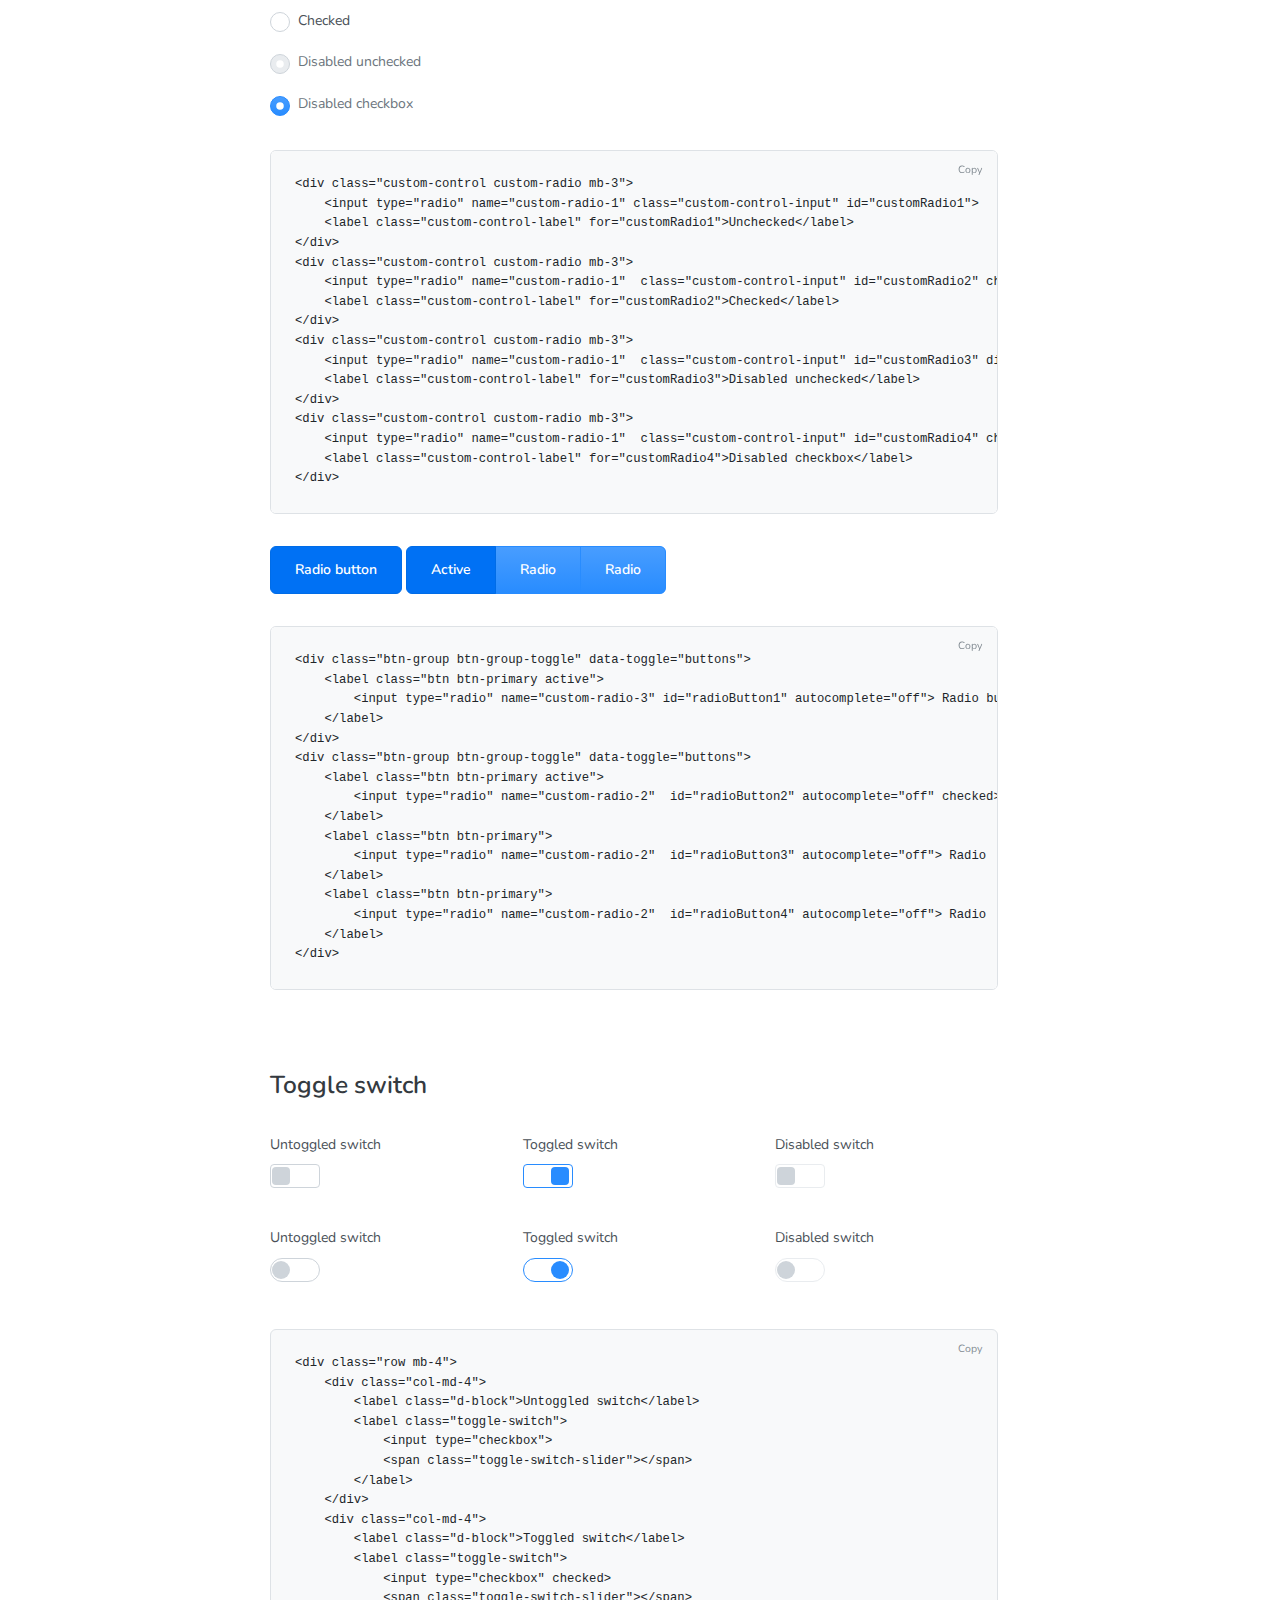
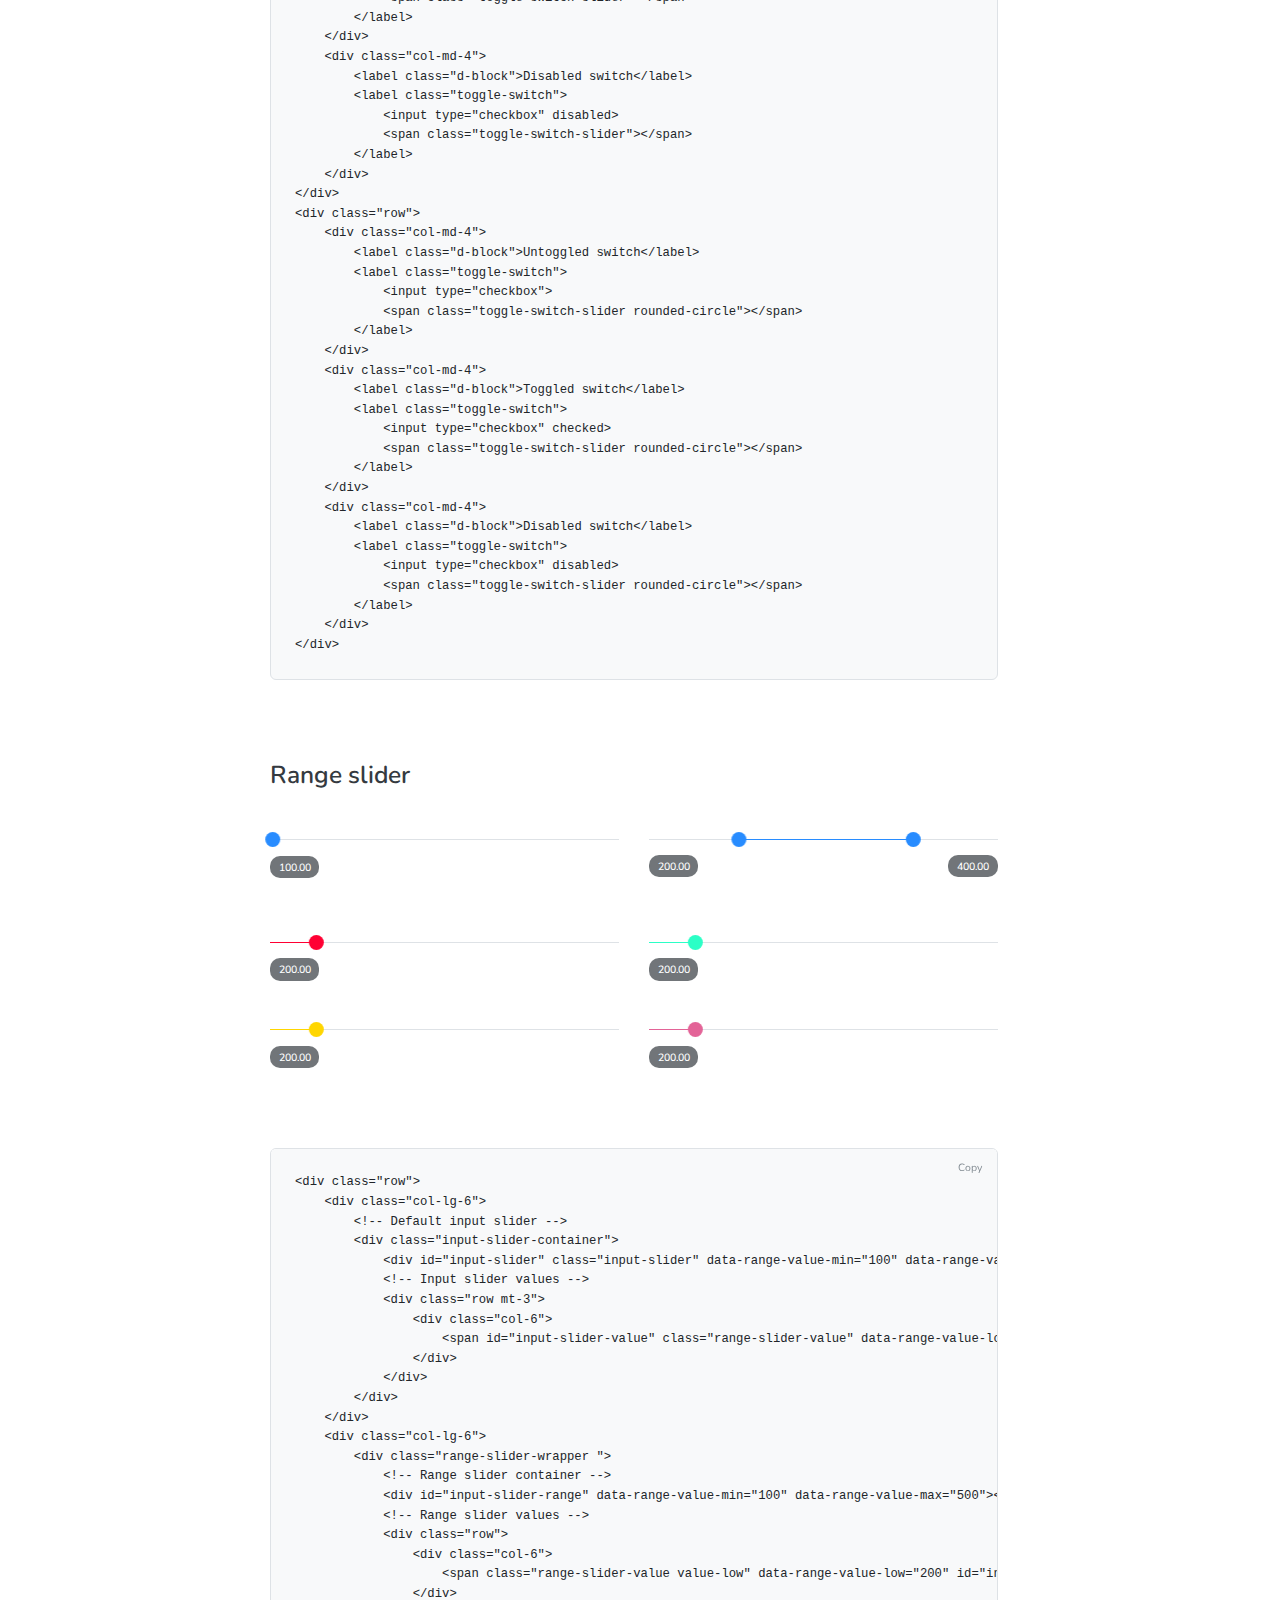
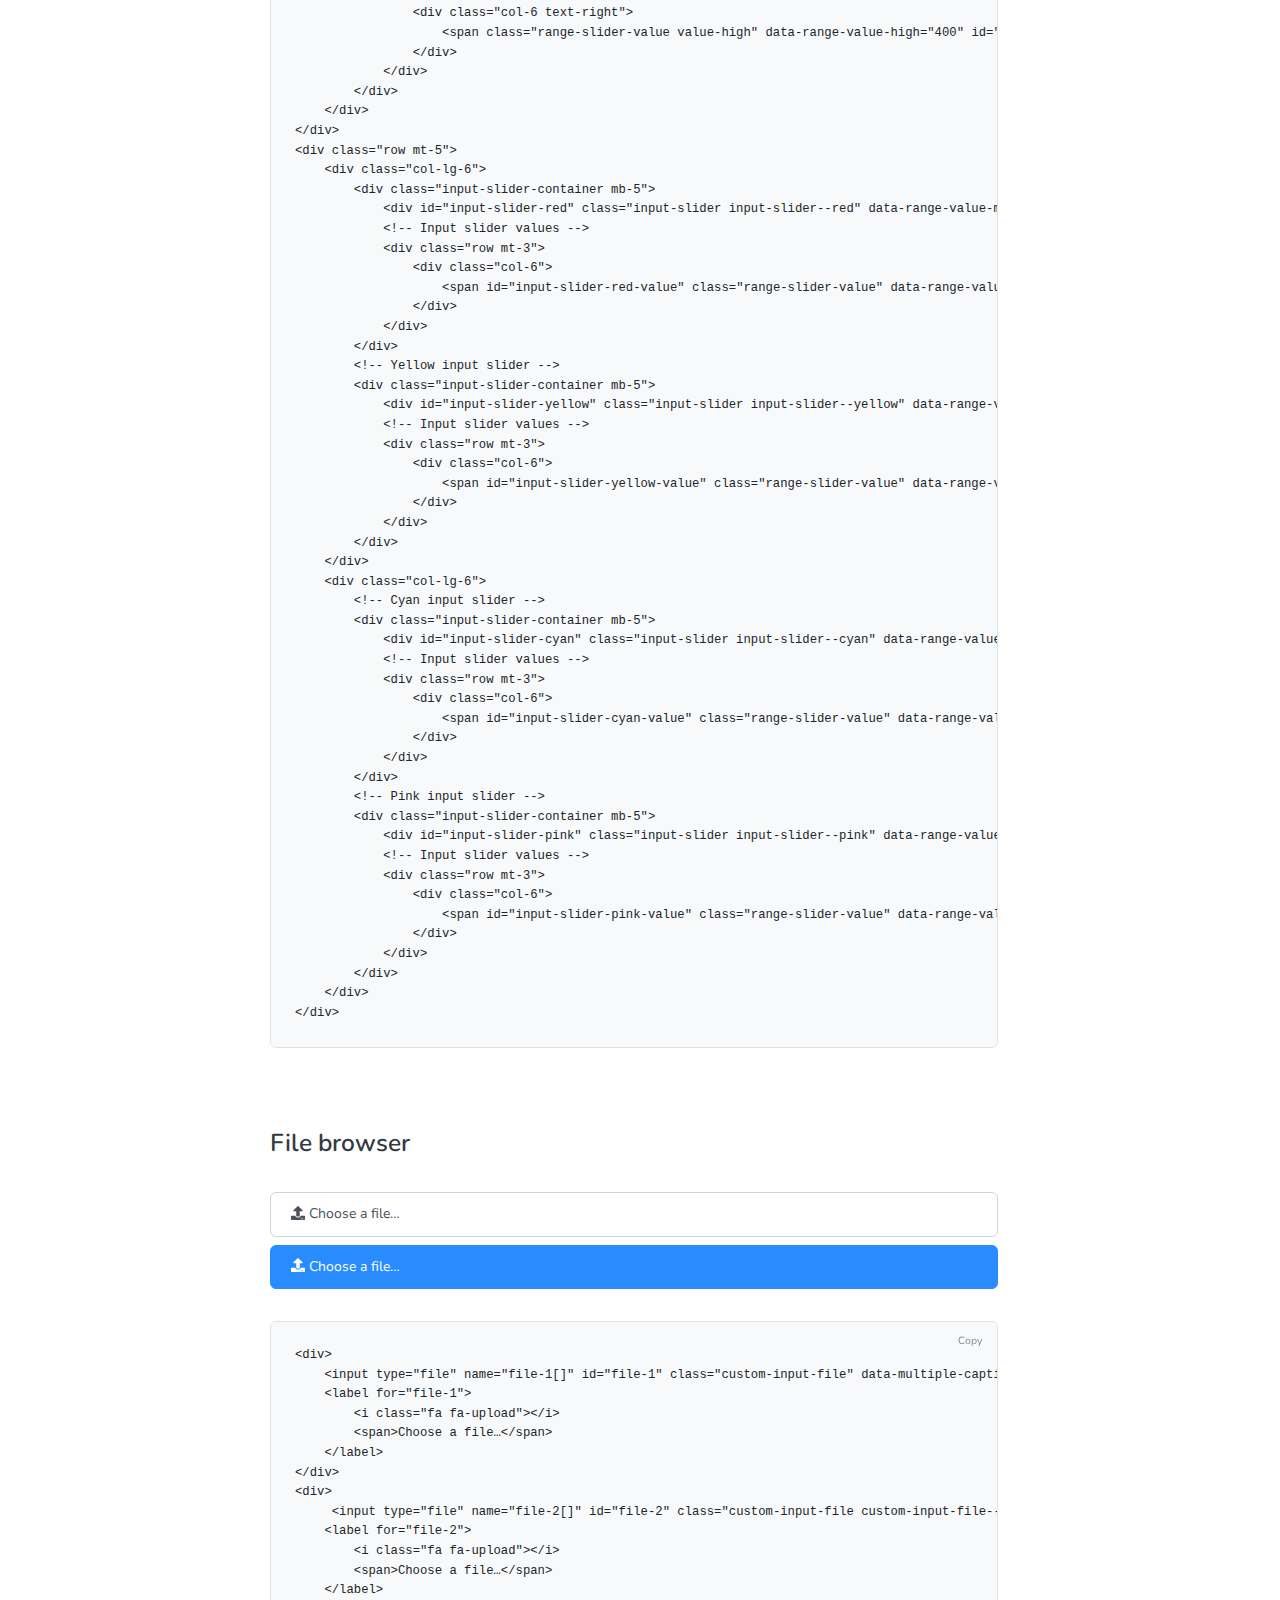
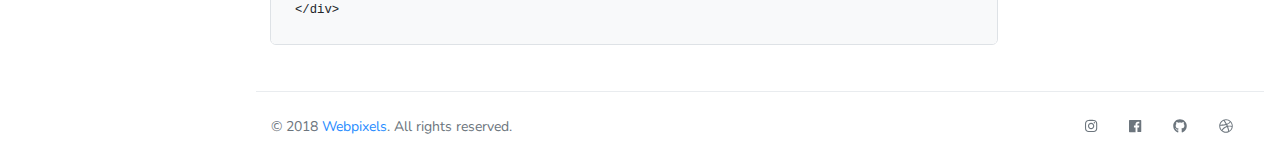
<file: docs/forms.html>
<!DOCTYPE html>
<html>
  <head>
    <meta charset="utf-8">
    <meta name="viewport" content="width=device-width, initial-scale=1, shrink-to-fit=no">
    <meta name="description" content="Probably the most complete UI kit out there. Multiple functionalities and controls added,  extended color palette and beautiful typography, designed as its own extended version of Bootstrap at  the highest level of quality.                             ">
    <meta name="author" content="Webpixels">
    <title>Boomerang UI Kit - Free Bootstrap Framework by Webpixels</title>
    <!-- Fonts -->
    <link href="https://fonts.googleapis.com/css?family=Nunito:400,600,700,800|Roboto:400,500,700" rel="stylesheet">
    <!-- Plugins -->
    <link rel="stylesheet" href="../assets/vendor/animate/animate.min.css" type="text/css">
    <!-- Theme CSS -->
    <link type="text/css" href="../assets/css/theme.css" rel="stylesheet">
    <!-- Demo CSS - No need to use these in your project -->
    <link rel="stylesheet" href="../assets/vendor/jquery-scrollbar/css/jquery-scrollbar.css">
    <link type="text/css" href="../assets/vendor/highlight/css/highlight.min.css" rel="stylesheet">
    <link type="text/css" href="../assets/css/demo.css" rel="stylesheet">
  </head>
  <body>
    <main class="main">
      <aside class="sidebar" id="nav_docs">
        <div class="sidebar-brand">
          <h1 class="font-weight-400"><a href="../"><span class="font-weight-700">Boomerang</span> UI Kit</a></h1>
        </div>
        <div class="scrollbar-inner">
          <ul class="navigation pr-3">
            <li class="navigation-title">Getting started</li>
            <li class="navigation-item">
              <a href="introduction.html" class="navigation-link">Introduction</a>
            </li>
            <li class="navigation-item">
              <a href="file-structure.html" class="navigation-link">File structure</a>
            </li>
            <li class="navigation-item">
              <a href="plugins.html" class="navigation-link">Plugins</a>
            </li>
            <li class="navigation-item">
              <a href="customization.html" class="navigation-link">Customization</a>
            </li>
            <li class="navigation-item">
              <a href="update.html" class="navigation-link">Update</a>
            </li>
            <li class="navigation-title">Design elements</li>
            <li class="navigation-item">
              <a href="colors.html" class="navigation-link">Colors</a>
            </li>
            <li class="navigation-item">
              <a href="typography.html" class="navigation-link">Typography</a>
            </li>
            <li class="navigation-item">
              <a href="icons.html" class="navigation-link">Icons</a>
            </li>
            <li class="navigation-title">Components</li>
            <li class="navigation-item">
              <a href="alerts.html" class="navigation-link">Alerts</a>
            </li>
            <li class="navigation-item">
              <a href="avatars.html" class="navigation-link">Avatars</a>
            </li>
            <li class="navigation-item">
              <a href="badges.html" class="navigation-link">Badges</a>
            </li>
            <li class="navigation-item">
              <a href="buttons.html" class="navigation-link">Buttons</a>
            </li>
            <li class="navigation-item">
              <a href="cards.html" class="navigation-link">Cards</a>
            </li>
            <li class="navigation-item">
              <a href="dropdowns.html" class="navigation-link">Dropdowns</a>
            </li>
            <li class="navigation-item">
              <a href="forms.html" class="navigation-link">Forms</a>
            </li>
            <li class="navigation-item">
              <a href="modal.html" class="navigation-link">Modal</a>
            </li>
            <li class="navigation-item">
              <a href="navbar.html" class="navigation-link">Navbar</a>
            </li>
            <li class="navigation-item">
              <a href="navs.html" class="navigation-link">Navs</a>
            </li>
            <li class="navigation-item">
              <a href="pagination.html" class="navigation-link">Pagination</a>
            </li>
            <li class="navigation-item">
              <a href="progress.html" class="navigation-link">Progress</a>
            </li>
            <li class="navigation-item">
              <a href="tables.html" class="navigation-link">Tables</a>
            </li>
            <li class="navigation-item">
              <a href="tooltips.html" class="navigation-link">Tooltips</a>
            </li>
          </ul>
        </div>
      </aside>
      <section class="content">
        <div class="header">
          <div class="navigation-trigger d-xl-none" data-action="aside-open" data-target=".sidebar">
            <div class="navigation-trigger-inner">
              <i class="navigation-trigger-line"></i>
              <i class="navigation-trigger-line"></i>
              <i class="navigation-trigger-line"></i>
            </div>
          </div>
          <div class="header-brand d-xl-none">
            <h1><a href="index.html">Boomerang UI Kit</a></h1>
          </div>
          <div class="header-nav ml-auto">
            <ul class="nav align-items-center">
              <li class="nav-item d-none d-md-inline-block">
                <a class="nav-link pl-0 active" href="../">Go to UI Kit</a>
              </li>
              <li class="nav-item d-none d-md-inline-block">
                <a class="nav-link" href="../docs/changelog.html">Changelog</a>
              </li>
              <li class="nav-item ml-4">
                <a href="https://github.com/webpixels/boomerang-ui-kit/archive/master.zip" class="btn btn-sm btn-primary">Download Free</a>
              </li>
            </ul>
          </div>
        </div>
        <div class="content-inner content-docs">
          <div class="container">
            <div class="pt-3 pb-4 mb-4 border-bottom">
              <div class="row">
                <div class="col-lg-6">
                  <h2 class="heading h2 font-weight-bold">Form elements</h2>
                  <p>Examples and usage guidelines for form control styles, layout options, and custom components for creating a wide variety of forms.</p>
                  <a href="http://getbootstrap.com/docs/4.0/components/forms" target="_blank">Open Bootstrap Docs</a>
                </div>
              </div>
            </div>
            <div class="row">
              <div class="col-lg-9">
                <h3 id="example">Example</h3>
                <div class="code-example">
                  <div class="form-group">
                    <input type="text" class="form-control" placeholder="Default" />
                  </div>
                </div>
                <div class="highlight">
                  <pre><code class="language-html" data-lang="html"><span class="nt">&lt;div</span> <span class="na">class=</span><span class="s">"form-group"</span><span class="nt">&gt;</span>
    <span class="nt">&lt;input</span> <span class="na">type=</span><span class="s">"text"</span> <span class="na">class=</span><span class="s">"form-control"</span> <span class="na">placeholder=</span><span class="s">"Default"</span><span class="nt">&gt;</span>
<span class="nt">&lt;/div&gt;</span></code></pre>
                </div>
                <h3 id="borderless">Borderless</h3>
                <div class="code-example">
                  <div class="form-group">
                    <input type="text" class="form-control border-0" placeholder="No borders" />
                  </div>
                </div>
                <div class="highlight">
                  <pre><code class="language-html" data-lang="html"><span class="nt">&lt;div</span> <span class="na">class=</span><span class="s">"form-group"</span><span class="nt">&gt;</span>
    <span class="nt">&lt;input</span> <span class="na">type=</span><span class="s">"text"</span> <span class="na">class=</span><span class="s">"form-control border-0"</span> <span class="na">placeholder=</span><span class="s">"No borders"</span><span class="nt">&gt;</span>
<span class="nt">&lt;/div&gt;</span></code></pre>
                </div>
                <h3 id="input-states">Input states</h3>
                <div class="code-example">
                  <div class="form-group">
                    <input type="text" class="form-control is-valid" placeholder="Is valid" />
                  </div>
                  <div class="form-group">
                    <input type="text" class="form-control is-invalid" placeholder="Is invalid" />
                  </div>
                  <div class="form-group">
                    <input type="text" class="form-control" placeholder="Disabled" disabled="" />
                  </div>
                </div>
                <div class="highlight">
                  <pre><code class="language-html" data-lang="html"><span class="nt">&lt;div</span> <span class="na">class=</span><span class="s">"form-group"</span><span class="nt">&gt;</span>
    <span class="nt">&lt;input</span> <span class="na">type=</span><span class="s">"text"</span> <span class="na">class=</span><span class="s">"form-control is-valid"</span> <span class="na">placeholder=</span><span class="s">"Is valid"</span><span class="nt">&gt;</span>
<span class="nt">&lt;/div&gt;</span>
<span class="nt">&lt;div</span> <span class="na">class=</span><span class="s">"form-group"</span><span class="nt">&gt;</span>
    <span class="nt">&lt;input</span> <span class="na">type=</span><span class="s">"text"</span> <span class="na">class=</span><span class="s">"form-control is-invalid"</span> <span class="na">placeholder=</span><span class="s">"Is invalid"</span><span class="nt">&gt;</span>
<span class="nt">&lt;/div&gt;</span>
<span class="nt">&lt;div</span> <span class="na">class=</span><span class="s">"form-group"</span><span class="nt">&gt;</span>
    <span class="nt">&lt;input</span> <span class="na">type=</span><span class="s">"text"</span> <span class="na">class=</span><span class="s">"form-control"</span> <span class="na">placeholder=</span><span class="s">"Disabled"</span> <span class="na">disabled</span><span class="nt">&gt;</span>
<span class="nt">&lt;/div&gt;</span></code></pre>
                </div>
                <h3 id="sizing">Sizing</h3>
                <div class="code-example">
                  <div class="form-group">
                    <input type="text" class="form-control form-control-xl" placeholder="Extra large input" />
                  </div>
                  <div class="form-group">
                    <input type="text" class="form-control form-control-lg" placeholder="Large input" />
                  </div>
                  <div class="form-group">
                    <input type="text" class="form-control" placeholder="Normal input" />
                  </div>
                  <div class="form-group">
                    <input type="text" class="form-control form-control-sm" placeholder="Small input" />
                  </div>
                </div>
                <div class="highlight">
                  <pre><code class="language-html" data-lang="html"><span class="nt">&lt;div</span> <span class="na">class=</span><span class="s">"form-group"</span><span class="nt">&gt;</span>
    <span class="nt">&lt;input</span> <span class="na">type=</span><span class="s">"text"</span> <span class="na">class=</span><span class="s">"form-control form-control-xl"</span> <span class="na">placeholder=</span><span class="s">"Extra large input"</span><span class="nt">&gt;</span>
<span class="nt">&lt;/div&gt;</span>
<span class="nt">&lt;div</span> <span class="na">class=</span><span class="s">"form-group"</span><span class="nt">&gt;</span>
    <span class="nt">&lt;input</span> <span class="na">type=</span><span class="s">"text"</span> <span class="na">class=</span><span class="s">"form-control form-control-lg"</span> <span class="na">placeholder=</span><span class="s">"Large input"</span><span class="nt">&gt;</span>
<span class="nt">&lt;/div&gt;</span>
<span class="nt">&lt;div</span> <span class="na">class=</span><span class="s">"form-group"</span><span class="nt">&gt;</span>
    <span class="nt">&lt;input</span> <span class="na">type=</span><span class="s">"text"</span> <span class="na">class=</span><span class="s">"form-control"</span> <span class="na">placeholder=</span><span class="s">"Normal input"</span><span class="nt">&gt;</span>
<span class="nt">&lt;/div&gt;</span>
<span class="nt">&lt;div</span> <span class="na">class=</span><span class="s">"form-group"</span><span class="nt">&gt;</span>
    <span class="nt">&lt;input</span> <span class="na">type=</span><span class="s">"text"</span> <span class="na">class=</span><span class="s">"form-control form-control-sm"</span> <span class="na">placeholder=</span><span class="s">"Small input"</span><span class="nt">&gt;</span>
<span class="nt">&lt;/div&gt;</span></code></pre>
                </div>
                <h3 id="input-groups">Input groups</h3>
                <div class="code-example">
                  <div class="form-group">
                    <div class="input-group input-group-transparent mb-4">
                      <div class="input-group-prepend">
                        <span class="input-group-text"><i class="fas fa-search"></i></span>
                      </div>
                      <input type="text" class="form-control" placeholder="Search" />
                    </div>
                  </div>
                  <div class="form-group">
                    <div class="input-group input-group-transparent mb-4">
                      <input type="text" class="form-control" placeholder="Birthday" />
                      <div class="input-group-append">
                        <span class="input-group-text"><i class="fas fa-calendar"></i></span>
                      </div>
                    </div>
                  </div>
                </div>
                <div class="highlight">
                  <pre><code class="language-html" data-lang="html"><span class="nt">&lt;div</span> <span class="na">class=</span><span class="s">"form-group"</span><span class="nt">&gt;</span>
    <span class="nt">&lt;div</span> <span class="na">class=</span><span class="s">"input-group input-group-transparent mb-4"</span><span class="nt">&gt;</span>
        <span class="nt">&lt;div</span> <span class="na">class=</span><span class="s">"input-group-prepend"</span><span class="nt">&gt;</span>
            <span class="nt">&lt;span</span> <span class="na">class=</span><span class="s">"input-group-text"</span><span class="nt">&gt;&lt;i</span> <span class="na">class=</span><span class="s">"fas fa-search"</span><span class="nt">&gt;&lt;/i&gt;&lt;/span&gt;</span>
        <span class="nt">&lt;/div&gt;</span>
        <span class="nt">&lt;input</span> <span class="na">type=</span><span class="s">"text"</span> <span class="na">class=</span><span class="s">"form-control"</span> <span class="na">placeholder=</span><span class="s">"Search"</span><span class="nt">&gt;</span>
    <span class="nt">&lt;/div&gt;</span>
<span class="nt">&lt;/div&gt;</span>
<span class="nt">&lt;div</span> <span class="na">class=</span><span class="s">"form-group"</span><span class="nt">&gt;</span>
    <span class="nt">&lt;div</span> <span class="na">class=</span><span class="s">"input-group input-group-transparent mb-4"</span><span class="nt">&gt;</span>
        <span class="nt">&lt;input</span> <span class="na">type=</span><span class="s">"text"</span> <span class="na">class=</span><span class="s">"form-control"</span> <span class="na">placeholder=</span><span class="s">"Birthday"</span><span class="nt">&gt;</span>
        <span class="nt">&lt;div</span> <span class="na">class=</span><span class="s">"input-group-append"</span><span class="nt">&gt;</span>
            <span class="nt">&lt;span</span> <span class="na">class=</span><span class="s">"input-group-text"</span><span class="nt">&gt;&lt;i</span> <span class="na">class=</span><span class="s">"fas fa-calendar"</span><span class="nt">&gt;&lt;/i&gt;&lt;/span&gt;</span>
        <span class="nt">&lt;/div&gt;</span>
    <span class="nt">&lt;/div&gt;</span>
<span class="nt">&lt;/div&gt;</span></code></pre>
                </div>
                <div class="code-example">
                  <div class="form-group">
                    <div class="input-group mb-4">
                      <div class="input-group-prepend">
                        <span class="input-group-text"><i class="fas fa-search"></i></span>
                      </div>
                      <input type="text" class="form-control" placeholder="Search keyword ..." aria-label="Search keyword" aria-describedby="basic-addon1" />
                    </div>
                  </div>
                  <div class="form-group">
                    <div class="input-group">
                      <input type="text" class="form-control" placeholder="Enter your email" aria-label="Enter your email" aria-describedby="basic-addon2" />
                      <div class="input-group-append">
                        <span class="input-group-text" id="basic-addon2">@example.com</span>
                      </div>
                    </div>
                  </div>
                </div>
                <div class="highlight">
                  <pre><code class="language-html" data-lang="html"><span class="nt">&lt;div</span> <span class="na">class=</span><span class="s">"form-group"</span><span class="nt">&gt;</span>
    <span class="nt">&lt;div</span> <span class="na">class=</span><span class="s">"input-group mb-4"</span><span class="nt">&gt;</span>
        <span class="nt">&lt;div</span> <span class="na">class=</span><span class="s">"input-group-prepend"</span><span class="nt">&gt;</span>
            <span class="nt">&lt;span</span> <span class="na">class=</span><span class="s">"input-group-text"</span><span class="nt">&gt;&lt;i</span> <span class="na">class=</span><span class="s">"fas fa-search"</span><span class="nt">&gt;&lt;/i&gt;&lt;/span&gt;</span>
        <span class="nt">&lt;/div&gt;</span>
        <span class="nt">&lt;input</span> <span class="na">type=</span><span class="s">"text"</span> <span class="na">class=</span><span class="s">"form-control"</span> <span class="na">placeholder=</span><span class="s">"Search keyword ..."</span> <span class="na">aria-label=</span><span class="s">"Search keyword"</span> <span class="na">aria-describedby=</span><span class="s">"basic-addon1"</span><span class="nt">&gt;</span>
    <span class="nt">&lt;/div&gt;</span>
<span class="nt">&lt;/div&gt;</span>
<span class="nt">&lt;div</span> <span class="na">class=</span><span class="s">"form-group"</span><span class="nt">&gt;</span>
    <span class="nt">&lt;div</span> <span class="na">class=</span><span class="s">"input-group"</span><span class="nt">&gt;</span>
        <span class="nt">&lt;input</span> <span class="na">type=</span><span class="s">"text"</span> <span class="na">class=</span><span class="s">"form-control"</span> <span class="na">placeholder=</span><span class="s">"Enter your email"</span> <span class="na">aria-label=</span><span class="s">"Enter your email"</span> <span class="na">aria-describedby=</span><span class="s">"basic-addon2"</span><span class="nt">&gt;</span>
        <span class="nt">&lt;div</span> <span class="na">class=</span><span class="s">"input-group-append"</span><span class="nt">&gt;</span>
            <span class="nt">&lt;span</span> <span class="na">class=</span><span class="s">"input-group-text"</span> <span class="na">id=</span><span class="s">"basic-addon2"</span><span class="nt">&gt;</span>@example.com<span class="nt">&lt;/span&gt;</span>
        <span class="nt">&lt;/div&gt;</span>
    <span class="nt">&lt;/div&gt;</span>
<span class="nt">&lt;/div&gt;</span></code></pre>
                </div>
                <h3 id="input-with-selectpicker">Input with selectpicker</h3>
                <div class="code-example">
                  <div class="form-group">
                    <div class="input-group">
                      <div class="input-group-prepend">
                        <select class="selectpicker">
                          <option>http://</option>
                          <option>https://</option>
                        </select>
                      </div>
                      <input type="text" class="form-control" />
                    </div>
                  </div>
                  <div class="form-group">
                    <div class="input-group">
                      <input type="text" class="form-control" />
                      <div class="input-group-append">
                        <select class="selectpicker">
                          <option>.com</option>
                          <option>.net</option>
                          <option>.ro</option>
                        </select>
                      </div>
                    </div>
                  </div>
                </div>
                <div class="highlight">
                  <pre><code class="language-html" data-lang="html"><span class="nt">&lt;div</span> <span class="na">class=</span><span class="s">"form-group"</span><span class="nt">&gt;</span>
    <span class="nt">&lt;div</span> <span class="na">class=</span><span class="s">"input-group"</span><span class="nt">&gt;</span>
        <span class="nt">&lt;div</span> <span class="na">class=</span><span class="s">"input-group-prepend"</span><span class="nt">&gt;</span>
            <span class="nt">&lt;select</span> <span class="na">class=</span><span class="s">"selectpicker"</span><span class="nt">&gt;</span>
                <span class="nt">&lt;option&gt;</span>http://<span class="nt">&lt;/option&gt;</span>
                <span class="nt">&lt;option&gt;</span>https://<span class="nt">&lt;/option&gt;</span>
            <span class="nt">&lt;/select&gt;</span>
        <span class="nt">&lt;/div&gt;</span>
        <span class="nt">&lt;input</span> <span class="na">type=</span><span class="s">"text"</span> <span class="na">class=</span><span class="s">"form-control"</span><span class="nt">&gt;</span>
    <span class="nt">&lt;/div&gt;</span>
<span class="nt">&lt;/div&gt;</span>
<span class="nt">&lt;div</span> <span class="na">class=</span><span class="s">"form-group"</span><span class="nt">&gt;</span>
    <span class="nt">&lt;div</span> <span class="na">class=</span><span class="s">"input-group"</span><span class="nt">&gt;</span>
        <span class="nt">&lt;input</span> <span class="na">type=</span><span class="s">"text"</span> <span class="na">class=</span><span class="s">"form-control"</span><span class="nt">&gt;</span>
        <span class="nt">&lt;div</span> <span class="na">class=</span><span class="s">"input-group-append"</span><span class="nt">&gt;</span>
            <span class="nt">&lt;select</span> <span class="na">class=</span><span class="s">"selectpicker"</span><span class="nt">&gt;</span>
                <span class="nt">&lt;option&gt;</span>.com<span class="nt">&lt;/option&gt;</span>
                <span class="nt">&lt;option&gt;</span>.net<span class="nt">&lt;/option&gt;</span>
                <span class="nt">&lt;option&gt;</span>.ro<span class="nt">&lt;/option&gt;</span>
            <span class="nt">&lt;/select&gt;</span>
        <span class="nt">&lt;/div&gt;</span>
    <span class="nt">&lt;/div&gt;</span>
<span class="nt">&lt;/div&gt;</span></code></pre>
                </div>
                <h3 id="input-with-button">Input with button</h3>
                <div class="code-example">
                  <div class="input-group mb-3">
                    <div class="input-group-prepend">
                      <button class="btn btn-primary" type="button">Button</button>
                    </div>
                    <input type="text" class="form-control" placeholder="" aria-label="" aria-describedby="basic-addon1" />
                  </div>
                  <div class="input-group mb-3">
                    <input type="text" class="form-control" placeholder="Recipient's username" aria-label="Recipient's username" aria-describedby="basic-addon2" />
                    <div class="input-group-append">
                      <button class="btn btn-primary" type="button">Button</button>
                    </div>
                  </div>
                </div>
                <div class="highlight">
                  <pre><code class="language-html" data-lang="html"><span class="nt">&lt;div</span> <span class="na">class=</span><span class="s">"input-group mb-3"</span><span class="nt">&gt;</span>
    <span class="nt">&lt;div</span> <span class="na">class=</span><span class="s">"input-group-prepend"</span><span class="nt">&gt;</span>
        <span class="nt">&lt;button</span> <span class="na">class=</span><span class="s">"btn btn-primary"</span> <span class="na">type=</span><span class="s">"button"</span><span class="nt">&gt;</span>Button<span class="nt">&lt;/button&gt;</span>
    <span class="nt">&lt;/div&gt;</span>
    <span class="nt">&lt;input</span> <span class="na">type=</span><span class="s">"text"</span> <span class="na">class=</span><span class="s">"form-control"</span> <span class="na">placeholder=</span><span class="s">""</span> <span class="na">aria-label=</span><span class="s">""</span> <span class="na">aria-describedby=</span><span class="s">"basic-addon1"</span><span class="nt">&gt;</span>
<span class="nt">&lt;/div&gt;</span>
<span class="nt">&lt;div</span> <span class="na">class=</span><span class="s">"input-group mb-3"</span><span class="nt">&gt;</span>
    <span class="nt">&lt;input</span> <span class="na">type=</span><span class="s">"text"</span> <span class="na">class=</span><span class="s">"form-control"</span> <span class="na">placeholder=</span><span class="s">"Recipient's username"</span> <span class="na">aria-label=</span><span class="s">"Recipient's username"</span> <span class="na">aria-describedby=</span><span class="s">"basic-addon2"</span><span class="nt">&gt;</span>
    <span class="nt">&lt;div</span> <span class="na">class=</span><span class="s">"input-group-append"</span><span class="nt">&gt;</span>
        <span class="nt">&lt;button</span> <span class="na">class=</span><span class="s">"btn btn-primary"</span> <span class="na">type=</span><span class="s">"button"</span><span class="nt">&gt;</span>Button<span class="nt">&lt;/button&gt;</span>
    <span class="nt">&lt;/div&gt;</span>
<span class="nt">&lt;/div&gt;</span></code></pre>
                </div>
                <h3 id="selectpicker">Selectpicker</h3>
                <div class="code-example">
                  <div class="row mb-4">
                    <div class="col-md-6">
                      <select class="selectpicker" title="Simple select" data-live-search="true" data-live-search-placeholder="Search ...">
                        <option>Alerts</option>
                        <option>Badges</option>
                        <option>Buttons</option>
                        <option>Cards</option>
                        <option>Forms</option>
                        <option>Modals</option>
                      </select>
                    </div>
                    <div class="col-md-6">
                      <select class="selectpicker" title="Option groups" data-live-search="true" data-live-search-placeholder="Search ..." multiple="">
                        <optgroup label="Components">
                          <option>Alerts</option>
                          <option>Badges</option>
                          <option>Buttons</option>
                          <option>Cards</option>
                        </optgroup>
                        <optgroup label="Utilities">
                          <option>Borders</option>
                          <option>Colors</option>
                          <option>Typography</option>
                        </optgroup>
                      </select>
                    </div>
                  </div>
                </div>
                <div class="highlight">
                  <pre><code class="language-html" data-lang="html"><span class="nt">&lt;div</span> <span class="na">class=</span><span class="s">"row mb-4"</span><span class="nt">&gt;</span>
    <span class="nt">&lt;div</span> <span class="na">class=</span><span class="s">"col-md-6"</span><span class="nt">&gt;</span>
        <span class="nt">&lt;select</span> <span class="na">class=</span><span class="s">"selectpicker"</span> <span class="na">title=</span><span class="s">"Simple select"</span> <span class="na">data-live-search=</span><span class="s">"true"</span> <span class="na">data-live-search-placeholder=</span><span class="s">"Search ..."</span><span class="nt">&gt;</span>
            <span class="nt">&lt;option&gt;</span>Alerts<span class="nt">&lt;/option&gt;</span>
            <span class="nt">&lt;option&gt;</span>Badges<span class="nt">&lt;/option&gt;</span>
            <span class="nt">&lt;option&gt;</span>Buttons<span class="nt">&lt;/option&gt;</span>
            <span class="nt">&lt;option&gt;</span>Cards<span class="nt">&lt;/option&gt;</span>
            <span class="nt">&lt;option&gt;</span>Forms<span class="nt">&lt;/option&gt;</span>
            <span class="nt">&lt;option&gt;</span>Modals<span class="nt">&lt;/option&gt;</span>
        <span class="nt">&lt;/select&gt;</span>
    <span class="nt">&lt;/div&gt;</span>
    <span class="nt">&lt;div</span> <span class="na">class=</span><span class="s">"col-md-6"</span><span class="nt">&gt;</span>
        <span class="nt">&lt;select</span> <span class="na">class=</span><span class="s">"selectpicker"</span> <span class="na">title=</span><span class="s">"Option groups"</span> <span class="na">data-live-search=</span><span class="s">"true"</span> <span class="na">data-live-search-placeholder=</span><span class="s">"Search ..."</span> <span class="na">multiple</span><span class="nt">&gt;</span>
            <span class="nt">&lt;optgroup</span> <span class="na">label=</span><span class="s">"Components"</span><span class="nt">&gt;</span>
                <span class="nt">&lt;option&gt;</span>Alerts<span class="nt">&lt;/option&gt;</span>
                <span class="nt">&lt;option&gt;</span>Badges<span class="nt">&lt;/option&gt;</span>
                <span class="nt">&lt;option&gt;</span>Buttons<span class="nt">&lt;/option&gt;</span>
                <span class="nt">&lt;option&gt;</span>Cards<span class="nt">&lt;/option&gt;</span>
            <span class="nt">&lt;/optgroup&gt;</span>
            <span class="nt">&lt;optgroup</span> <span class="na">label=</span><span class="s">"Utilities"</span><span class="nt">&gt;</span>
                <span class="nt">&lt;option&gt;</span>Borders<span class="nt">&lt;/option&gt;</span>
                <span class="nt">&lt;option&gt;</span>Colors<span class="nt">&lt;/option&gt;</span>
                <span class="nt">&lt;option&gt;</span>Typography<span class="nt">&lt;/option&gt;</span>
            <span class="nt">&lt;/optgroup&gt;</span>
        <span class="nt">&lt;/select&gt;</span>
    <span class="nt">&lt;/div&gt;</span>
<span class="nt">&lt;/div&gt;</span></code></pre>
                </div>
                <h3 id="tagsinput">Tagsinput</h3>
                <div class="code-example">
                  <input type="text" class="form-control" value="Bucharest, Cluj, Iasi, Timisoara, Piatra Neamt" data-role="tagsinput" />
                </div>
                <div class="highlight">
                  <pre><code class="language-html" data-lang="html"><span class="nt">&lt;input</span> <span class="na">type=</span><span class="s">"text"</span> <span class="na">class=</span><span class="s">"form-control"</span> <span class="na">value=</span><span class="s">"Bucharest, Cluj, Iasi, Timisoara, Piatra Neamt"</span> <span class="na">data-role=</span><span class="s">"tagsinput"</span> <span class="nt">/&gt;</span></code></pre>
                </div>
                <h3 id="textarea">Textarea</h3>
                <div class="code-example">
                  <div class="form-group">
                    <label>Fixed textarea</label>
                    <textarea class="form-control" placeholder="This is a fixed height textarea" rows="3" resize="none"></textarea>
                  </div>
                  <div class="form-group">
                    <label>Resizable textarea</label>
                    <textarea class="form-control" placeholder="You can manually resize this textarea" rows="3"></textarea>
                  </div>
                  <div class="form-group">
                    <label>Autosize textarea</label>
                    <textarea class="form-control textarea-autosize" placeholder="This textarea will autosize while you type" rows="1"></textarea>
                  </div>
                </div>
                <div class="highlight">
                  <pre><code class="language-html" data-lang="html"><span class="nt">&lt;div</span> <span class="na">class=</span><span class="s">"form-group"</span><span class="nt">&gt;</span>
    <span class="nt">&lt;label&gt;</span>Fixed textarea<span class="nt">&lt;/label&gt;</span>
    <span class="nt">&lt;textarea</span> <span class="na">class=</span><span class="s">"form-control"</span> <span class="na">placeholder=</span><span class="s">"This is a fixed height textarea"</span> <span class="na">rows=</span><span class="s">"3"</span> <span class="na">resize=</span><span class="s">"none"</span><span class="nt">&gt;&lt;/textarea&gt;</span>
<span class="nt">&lt;/div&gt;</span>
<span class="nt">&lt;div</span> <span class="na">class=</span><span class="s">"form-group"</span><span class="nt">&gt;</span>
    <span class="nt">&lt;label&gt;</span>Resizable textarea<span class="nt">&lt;/label&gt;</span>
    <span class="nt">&lt;textarea</span> <span class="na">class=</span><span class="s">"form-control"</span> <span class="na">placeholder=</span><span class="s">"You can manually resize this textarea"</span> <span class="na">rows=</span><span class="s">"3"</span><span class="nt">&gt;&lt;/textarea&gt;</span>
<span class="nt">&lt;/div&gt;</span>
<span class="nt">&lt;div</span> <span class="na">class=</span><span class="s">"form-group"</span><span class="nt">&gt;</span>
    <span class="nt">&lt;label&gt;</span>Autosize textarea<span class="nt">&lt;/label&gt;</span>
    <span class="nt">&lt;textarea</span> <span class="na">class=</span><span class="s">"form-control textarea-autosize"</span> <span class="na">placeholder=</span><span class="s">"This textarea will autosize while you type"</span> <span class="na">rows=</span><span class="s">"1"</span><span class="nt">&gt;&lt;/textarea&gt;</span>
<span class="nt">&lt;/div&gt;</span></code></pre>
                </div>
                <h3 id="checkboxes">Checkboxes</h3>
                <div class="code-example">
                  <div class="custom-control custom-checkbox mb-3">
                    <input type="checkbox" class="custom-control-input" id="customCheck1" />
                    <label class="custom-control-label" for="customCheck1">Unchecked</label>
                  </div>
                  <div class="custom-control custom-checkbox mb-3">
                    <input type="checkbox" class="custom-control-input" id="customCheck2" checked="" />
                    <label class="custom-control-label" for="customCheck2">Checked</label>
                  </div>
                  <div class="custom-control custom-checkbox mb-3">
                    <input type="checkbox" class="custom-control-input" id="customCheck3" disabled="" />
                    <label class="custom-control-label" for="customCheck3">Disabled unchecked</label>
                  </div>
                  <div class="custom-control custom-checkbox mb-3">
                    <input type="checkbox" class="custom-control-input" id="customCheck4" checked="" disabled="" />
                    <label class="custom-control-label" for="customCheck4">Disabled checked</label>
                  </div>
                </div>
                <div class="highlight">
                  <pre><code class="language-html" data-lang="html"><span class="nt">&lt;div</span> <span class="na">class=</span><span class="s">"custom-control custom-checkbox mb-3"</span><span class="nt">&gt;</span>
    <span class="nt">&lt;input</span> <span class="na">type=</span><span class="s">"checkbox"</span> <span class="na">class=</span><span class="s">"custom-control-input"</span> <span class="na">id=</span><span class="s">"customCheck1"</span><span class="nt">&gt;</span>
    <span class="nt">&lt;label</span> <span class="na">class=</span><span class="s">"custom-control-label"</span> <span class="na">for=</span><span class="s">"customCheck1"</span><span class="nt">&gt;</span>Unchecked<span class="nt">&lt;/label&gt;</span>
<span class="nt">&lt;/div&gt;</span>
<span class="nt">&lt;div</span> <span class="na">class=</span><span class="s">"custom-control custom-checkbox mb-3"</span><span class="nt">&gt;</span>
    <span class="nt">&lt;input</span> <span class="na">type=</span><span class="s">"checkbox"</span> <span class="na">class=</span><span class="s">"custom-control-input"</span> <span class="na">id=</span><span class="s">"customCheck2"</span> <span class="na">checked=</span><span class="s">""</span><span class="nt">&gt;</span>
    <span class="nt">&lt;label</span> <span class="na">class=</span><span class="s">"custom-control-label"</span> <span class="na">for=</span><span class="s">"customCheck2"</span><span class="nt">&gt;</span>Checked<span class="nt">&lt;/label&gt;</span>
<span class="nt">&lt;/div&gt;</span>
<span class="nt">&lt;div</span> <span class="na">class=</span><span class="s">"custom-control custom-checkbox mb-3"</span><span class="nt">&gt;</span>
    <span class="nt">&lt;input</span> <span class="na">type=</span><span class="s">"checkbox"</span> <span class="na">class=</span><span class="s">"custom-control-input"</span> <span class="na">id=</span><span class="s">"customCheck3"</span> <span class="na">disabled=</span><span class="s">""</span><span class="nt">&gt;</span>
    <span class="nt">&lt;label</span> <span class="na">class=</span><span class="s">"custom-control-label"</span> <span class="na">for=</span><span class="s">"customCheck3"</span><span class="nt">&gt;</span>Disabled unchecked<span class="nt">&lt;/label&gt;</span>
<span class="nt">&lt;/div&gt;</span>
<span class="nt">&lt;div</span> <span class="na">class=</span><span class="s">"custom-control custom-checkbox mb-3"</span><span class="nt">&gt;</span>
    <span class="nt">&lt;input</span> <span class="na">type=</span><span class="s">"checkbox"</span> <span class="na">class=</span><span class="s">"custom-control-input"</span> <span class="na">id=</span><span class="s">"customCheck4"</span> <span class="na">checked=</span><span class="s">""</span> <span class="na">disabled=</span><span class="s">""</span><span class="nt">&gt;</span>
    <span class="nt">&lt;label</span> <span class="na">class=</span><span class="s">"custom-control-label"</span> <span class="na">for=</span><span class="s">"customCheck4"</span><span class="nt">&gt;</span>Disabled checked<span class="nt">&lt;/label&gt;</span>
<span class="nt">&lt;/div&gt;</span></code></pre>
                </div>
                <div class="code-example">
                  <div class="btn-group btn-group-toggle" data-toggle="buttons">
                    <label class="btn btn-primary active">
                      <input type="checkbox" name="options" id="checkboxButton1" autocomplete="off" checked="" /> Checkbox button
                    </label>
                  </div>
                  <div class="btn-group btn-group-toggle" data-toggle="buttons">
                    <label class="btn btn-primary active">
                      <input type="checkbox" name="options" id="checkboxButton2" autocomplete="off" checked="" /> Active
                    </label>
                    <label class="btn btn-primary">
                      <input type="checkbox" name="options" id="checkboxButton3" autocomplete="off" /> Checkbox
                    </label>
                    <label class="btn btn-primary">
                      <input type="checkbox" name="options" id="checkboxButton4" autocomplete="off" /> Checkbox
                    </label>
                  </div>
                </div>
                <div class="highlight">
                  <pre><code class="language-html" data-lang="html"><span class="nt">&lt;div</span> <span class="na">class=</span><span class="s">"btn-group btn-group-toggle"</span> <span class="na">data-toggle=</span><span class="s">"buttons"</span><span class="nt">&gt;</span>
    <span class="nt">&lt;label</span> <span class="na">class=</span><span class="s">"btn btn-primary active"</span><span class="nt">&gt;</span>
        <span class="nt">&lt;input</span> <span class="na">type=</span><span class="s">"checkbox"</span> <span class="na">name=</span><span class="s">"options"</span> <span class="na">id=</span><span class="s">"checkboxButton1"</span> <span class="na">autocomplete=</span><span class="s">"off"</span> <span class="na">checked</span><span class="nt">&gt;</span> Checkbox button
    <span class="nt">&lt;/label&gt;</span>
<span class="nt">&lt;/div&gt;</span>
<span class="nt">&lt;div</span> <span class="na">class=</span><span class="s">"btn-group btn-group-toggle"</span> <span class="na">data-toggle=</span><span class="s">"buttons"</span><span class="nt">&gt;</span>
    <span class="nt">&lt;label</span> <span class="na">class=</span><span class="s">"btn btn-primary active"</span><span class="nt">&gt;</span>
        <span class="nt">&lt;input</span> <span class="na">type=</span><span class="s">"checkbox"</span> <span class="na">name=</span><span class="s">"options"</span> <span class="na">id=</span><span class="s">"checkboxButton2"</span> <span class="na">autocomplete=</span><span class="s">"off"</span> <span class="na">checked</span><span class="nt">&gt;</span> Active
    <span class="nt">&lt;/label&gt;</span>
    <span class="nt">&lt;label</span> <span class="na">class=</span><span class="s">"btn btn-primary"</span><span class="nt">&gt;</span>
        <span class="nt">&lt;input</span> <span class="na">type=</span><span class="s">"checkbox"</span> <span class="na">name=</span><span class="s">"options"</span> <span class="na">id=</span><span class="s">"checkboxButton3"</span> <span class="na">autocomplete=</span><span class="s">"off"</span><span class="nt">&gt;</span> Checkbox
    <span class="nt">&lt;/label&gt;</span>
    <span class="nt">&lt;label</span> <span class="na">class=</span><span class="s">"btn btn-primary"</span><span class="nt">&gt;</span>
        <span class="nt">&lt;input</span> <span class="na">type=</span><span class="s">"checkbox"</span> <span class="na">name=</span><span class="s">"options"</span> <span class="na">id=</span><span class="s">"checkboxButton4"</span> <span class="na">autocomplete=</span><span class="s">"off"</span><span class="nt">&gt;</span> Checkbox
    <span class="nt">&lt;/label&gt;</span>
<span class="nt">&lt;/div&gt;</span></code></pre>
                </div>
                <h3 id="radio-buttons">Radio buttons</h3>
                <div class="code-example">
                  <div class="custom-control custom-radio mb-3">
                    <input type="radio" name="custom-radio-1" class="custom-control-input" id="customRadio1" />
                    <label class="custom-control-label" for="customRadio1">Unchecked</label>
                  </div>
                  <div class="custom-control custom-radio mb-3">
                    <input type="radio" name="custom-radio-1" class="custom-control-input" id="customRadio2" checked="" />
                    <label class="custom-control-label" for="customRadio2">Checked</label>
                  </div>
                  <div class="custom-control custom-radio mb-3">
                    <input type="radio" name="custom-radio-1" class="custom-control-input" id="customRadio3" disabled="" />
                    <label class="custom-control-label" for="customRadio3">Disabled unchecked</label>
                  </div>
                  <div class="custom-control custom-radio mb-3">
                    <input type="radio" name="custom-radio-1" class="custom-control-input" id="customRadio4" checked="" disabled="" />
                    <label class="custom-control-label" for="customRadio4">Disabled checkbox</label>
                  </div>
                </div>
                <div class="highlight">
                  <pre><code class="language-html" data-lang="html"><span class="nt">&lt;div</span> <span class="na">class=</span><span class="s">"custom-control custom-radio mb-3"</span><span class="nt">&gt;</span>
    <span class="nt">&lt;input</span> <span class="na">type=</span><span class="s">"radio"</span> <span class="na">name=</span><span class="s">"custom-radio-1"</span> <span class="na">class=</span><span class="s">"custom-control-input"</span> <span class="na">id=</span><span class="s">"customRadio1"</span><span class="nt">&gt;</span>
    <span class="nt">&lt;label</span> <span class="na">class=</span><span class="s">"custom-control-label"</span> <span class="na">for=</span><span class="s">"customRadio1"</span><span class="nt">&gt;</span>Unchecked<span class="nt">&lt;/label&gt;</span>
<span class="nt">&lt;/div&gt;</span>
<span class="nt">&lt;div</span> <span class="na">class=</span><span class="s">"custom-control custom-radio mb-3"</span><span class="nt">&gt;</span>
    <span class="nt">&lt;input</span> <span class="na">type=</span><span class="s">"radio"</span> <span class="na">name=</span><span class="s">"custom-radio-1"</span>  <span class="na">class=</span><span class="s">"custom-control-input"</span> <span class="na">id=</span><span class="s">"customRadio2"</span> <span class="na">checked=</span><span class="s">""</span><span class="nt">&gt;</span>
    <span class="nt">&lt;label</span> <span class="na">class=</span><span class="s">"custom-control-label"</span> <span class="na">for=</span><span class="s">"customRadio2"</span><span class="nt">&gt;</span>Checked<span class="nt">&lt;/label&gt;</span>
<span class="nt">&lt;/div&gt;</span>
<span class="nt">&lt;div</span> <span class="na">class=</span><span class="s">"custom-control custom-radio mb-3"</span><span class="nt">&gt;</span>
    <span class="nt">&lt;input</span> <span class="na">type=</span><span class="s">"radio"</span> <span class="na">name=</span><span class="s">"custom-radio-1"</span>  <span class="na">class=</span><span class="s">"custom-control-input"</span> <span class="na">id=</span><span class="s">"customRadio3"</span> <span class="na">disabled=</span><span class="s">""</span><span class="nt">&gt;</span>
    <span class="nt">&lt;label</span> <span class="na">class=</span><span class="s">"custom-control-label"</span> <span class="na">for=</span><span class="s">"customRadio3"</span><span class="nt">&gt;</span>Disabled unchecked<span class="nt">&lt;/label&gt;</span>
<span class="nt">&lt;/div&gt;</span>
<span class="nt">&lt;div</span> <span class="na">class=</span><span class="s">"custom-control custom-radio mb-3"</span><span class="nt">&gt;</span>
    <span class="nt">&lt;input</span> <span class="na">type=</span><span class="s">"radio"</span> <span class="na">name=</span><span class="s">"custom-radio-1"</span>  <span class="na">class=</span><span class="s">"custom-control-input"</span> <span class="na">id=</span><span class="s">"customRadio4"</span> <span class="na">checked=</span><span class="s">""</span> <span class="na">disabled=</span><span class="s">""</span><span class="nt">&gt;</span>
    <span class="nt">&lt;label</span> <span class="na">class=</span><span class="s">"custom-control-label"</span> <span class="na">for=</span><span class="s">"customRadio4"</span><span class="nt">&gt;</span>Disabled checkbox<span class="nt">&lt;/label&gt;</span>
<span class="nt">&lt;/div&gt;</span></code></pre>
                </div>
                <div class="code-example">
                  <div class="btn-group btn-group-toggle" data-toggle="buttons">
                    <label class="btn btn-primary active">
                      <input type="radio" name="custom-radio-3" id="radioButton1" autocomplete="off" /> Radio button
                    </label>
                  </div>
                  <div class="btn-group btn-group-toggle" data-toggle="buttons">
                    <label class="btn btn-primary active">
                      <input type="radio" name="custom-radio-2" id="radioButton2" autocomplete="off" checked="" /> Active
                    </label>
                    <label class="btn btn-primary">
                      <input type="radio" name="custom-radio-2" id="radioButton3" autocomplete="off" /> Radio
                    </label>
                    <label class="btn btn-primary">
                      <input type="radio" name="custom-radio-2" id="radioButton4" autocomplete="off" /> Radio
                    </label>
                  </div>
                </div>
                <div class="highlight">
                  <pre><code class="language-html" data-lang="html"><span class="nt">&lt;div</span> <span class="na">class=</span><span class="s">"btn-group btn-group-toggle"</span> <span class="na">data-toggle=</span><span class="s">"buttons"</span><span class="nt">&gt;</span>
    <span class="nt">&lt;label</span> <span class="na">class=</span><span class="s">"btn btn-primary active"</span><span class="nt">&gt;</span>
        <span class="nt">&lt;input</span> <span class="na">type=</span><span class="s">"radio"</span> <span class="na">name=</span><span class="s">"custom-radio-3"</span> <span class="na">id=</span><span class="s">"radioButton1"</span> <span class="na">autocomplete=</span><span class="s">"off"</span><span class="nt">&gt;</span> Radio button
    <span class="nt">&lt;/label&gt;</span>
<span class="nt">&lt;/div&gt;</span>
<span class="nt">&lt;div</span> <span class="na">class=</span><span class="s">"btn-group btn-group-toggle"</span> <span class="na">data-toggle=</span><span class="s">"buttons"</span><span class="nt">&gt;</span>
    <span class="nt">&lt;label</span> <span class="na">class=</span><span class="s">"btn btn-primary active"</span><span class="nt">&gt;</span>
        <span class="nt">&lt;input</span> <span class="na">type=</span><span class="s">"radio"</span> <span class="na">name=</span><span class="s">"custom-radio-2"</span>  <span class="na">id=</span><span class="s">"radioButton2"</span> <span class="na">autocomplete=</span><span class="s">"off"</span> <span class="na">checked</span><span class="nt">&gt;</span> Active
    <span class="nt">&lt;/label&gt;</span>
    <span class="nt">&lt;label</span> <span class="na">class=</span><span class="s">"btn btn-primary"</span><span class="nt">&gt;</span>
        <span class="nt">&lt;input</span> <span class="na">type=</span><span class="s">"radio"</span> <span class="na">name=</span><span class="s">"custom-radio-2"</span>  <span class="na">id=</span><span class="s">"radioButton3"</span> <span class="na">autocomplete=</span><span class="s">"off"</span><span class="nt">&gt;</span> Radio
    <span class="nt">&lt;/label&gt;</span>
    <span class="nt">&lt;label</span> <span class="na">class=</span><span class="s">"btn btn-primary"</span><span class="nt">&gt;</span>
        <span class="nt">&lt;input</span> <span class="na">type=</span><span class="s">"radio"</span> <span class="na">name=</span><span class="s">"custom-radio-2"</span>  <span class="na">id=</span><span class="s">"radioButton4"</span> <span class="na">autocomplete=</span><span class="s">"off"</span><span class="nt">&gt;</span> Radio
    <span class="nt">&lt;/label&gt;</span>
<span class="nt">&lt;/div&gt;</span></code></pre>
                </div>
                <h3 id="toggle-switch">Toggle switch</h3>
                <div class="code-example">
                  <div class="row mb-4">
                    <div class="col-md-4">
                      <label class="d-block">Untoggled switch</label>
                      <label class="toggle-switch">
                        <input type="checkbox" />
                        <span class="toggle-switch-slider"></span>
                      </label>
                    </div>
                    <div class="col-md-4">
                      <label class="d-block">Toggled switch</label>
                      <label class="toggle-switch">
                        <input type="checkbox" checked="" />
                        <span class="toggle-switch-slider"></span>
                      </label>
                    </div>
                    <div class="col-md-4">
                      <label class="d-block">Disabled switch</label>
                      <label class="toggle-switch">
                        <input type="checkbox" disabled="" />
                        <span class="toggle-switch-slider"></span>
                      </label>
                    </div>
                  </div>
                  <div class="row">
                    <div class="col-md-4">
                      <label class="d-block">Untoggled switch</label>
                      <label class="toggle-switch">
                        <input type="checkbox" />
                        <span class="toggle-switch-slider rounded-circle"></span>
                      </label>
                    </div>
                    <div class="col-md-4">
                      <label class="d-block">Toggled switch</label>
                      <label class="toggle-switch">
                        <input type="checkbox" checked="" />
                        <span class="toggle-switch-slider rounded-circle"></span>
                      </label>
                    </div>
                    <div class="col-md-4">
                      <label class="d-block">Disabled switch</label>
                      <label class="toggle-switch">
                        <input type="checkbox" disabled="" />
                        <span class="toggle-switch-slider rounded-circle"></span>
                      </label>
                    </div>
                  </div>
                </div>
                <div class="highlight">
                  <pre><code class="language-html" data-lang="html"><span class="nt">&lt;div</span> <span class="na">class=</span><span class="s">"row mb-4"</span><span class="nt">&gt;</span>
    <span class="nt">&lt;div</span> <span class="na">class=</span><span class="s">"col-md-4"</span><span class="nt">&gt;</span>
        <span class="nt">&lt;label</span> <span class="na">class=</span><span class="s">"d-block"</span><span class="nt">&gt;</span>Untoggled switch<span class="nt">&lt;/label&gt;</span>
        <span class="nt">&lt;label</span> <span class="na">class=</span><span class="s">"toggle-switch"</span><span class="nt">&gt;</span>
            <span class="nt">&lt;input</span> <span class="na">type=</span><span class="s">"checkbox"</span><span class="nt">&gt;</span>
            <span class="nt">&lt;span</span> <span class="na">class=</span><span class="s">"toggle-switch-slider"</span><span class="nt">&gt;&lt;/span&gt;</span>
        <span class="nt">&lt;/label&gt;</span>
    <span class="nt">&lt;/div&gt;</span>
    <span class="nt">&lt;div</span> <span class="na">class=</span><span class="s">"col-md-4"</span><span class="nt">&gt;</span>
        <span class="nt">&lt;label</span> <span class="na">class=</span><span class="s">"d-block"</span><span class="nt">&gt;</span>Toggled switch<span class="nt">&lt;/label&gt;</span>
        <span class="nt">&lt;label</span> <span class="na">class=</span><span class="s">"toggle-switch"</span><span class="nt">&gt;</span>
            <span class="nt">&lt;input</span> <span class="na">type=</span><span class="s">"checkbox"</span> <span class="na">checked</span><span class="nt">&gt;</span>
            <span class="nt">&lt;span</span> <span class="na">class=</span><span class="s">"toggle-switch-slider"</span><span class="nt">&gt;&lt;/span&gt;</span>
        <span class="nt">&lt;/label&gt;</span>
    <span class="nt">&lt;/div&gt;</span>
    <span class="nt">&lt;div</span> <span class="na">class=</span><span class="s">"col-md-4"</span><span class="nt">&gt;</span>
        <span class="nt">&lt;label</span> <span class="na">class=</span><span class="s">"d-block"</span><span class="nt">&gt;</span>Disabled switch<span class="nt">&lt;/label&gt;</span>
        <span class="nt">&lt;label</span> <span class="na">class=</span><span class="s">"toggle-switch"</span><span class="nt">&gt;</span>
            <span class="nt">&lt;input</span> <span class="na">type=</span><span class="s">"checkbox"</span> <span class="na">disabled</span><span class="nt">&gt;</span>
            <span class="nt">&lt;span</span> <span class="na">class=</span><span class="s">"toggle-switch-slider"</span><span class="nt">&gt;&lt;/span&gt;</span>
        <span class="nt">&lt;/label&gt;</span>
    <span class="nt">&lt;/div&gt;</span>
<span class="nt">&lt;/div&gt;</span>
<span class="nt">&lt;div</span> <span class="na">class=</span><span class="s">"row"</span><span class="nt">&gt;</span>
    <span class="nt">&lt;div</span> <span class="na">class=</span><span class="s">"col-md-4"</span><span class="nt">&gt;</span>
        <span class="nt">&lt;label</span> <span class="na">class=</span><span class="s">"d-block"</span><span class="nt">&gt;</span>Untoggled switch<span class="nt">&lt;/label&gt;</span>
        <span class="nt">&lt;label</span> <span class="na">class=</span><span class="s">"toggle-switch"</span><span class="nt">&gt;</span>
            <span class="nt">&lt;input</span> <span class="na">type=</span><span class="s">"checkbox"</span><span class="nt">&gt;</span>
            <span class="nt">&lt;span</span> <span class="na">class=</span><span class="s">"toggle-switch-slider rounded-circle"</span><span class="nt">&gt;&lt;/span&gt;</span>
        <span class="nt">&lt;/label&gt;</span>
    <span class="nt">&lt;/div&gt;</span>
    <span class="nt">&lt;div</span> <span class="na">class=</span><span class="s">"col-md-4"</span><span class="nt">&gt;</span>
        <span class="nt">&lt;label</span> <span class="na">class=</span><span class="s">"d-block"</span><span class="nt">&gt;</span>Toggled switch<span class="nt">&lt;/label&gt;</span>
        <span class="nt">&lt;label</span> <span class="na">class=</span><span class="s">"toggle-switch"</span><span class="nt">&gt;</span>
            <span class="nt">&lt;input</span> <span class="na">type=</span><span class="s">"checkbox"</span> <span class="na">checked</span><span class="nt">&gt;</span>
            <span class="nt">&lt;span</span> <span class="na">class=</span><span class="s">"toggle-switch-slider rounded-circle"</span><span class="nt">&gt;&lt;/span&gt;</span>
        <span class="nt">&lt;/label&gt;</span>
    <span class="nt">&lt;/div&gt;</span>
    <span class="nt">&lt;div</span> <span class="na">class=</span><span class="s">"col-md-4"</span><span class="nt">&gt;</span>
        <span class="nt">&lt;label</span> <span class="na">class=</span><span class="s">"d-block"</span><span class="nt">&gt;</span>Disabled switch<span class="nt">&lt;/label&gt;</span>
        <span class="nt">&lt;label</span> <span class="na">class=</span><span class="s">"toggle-switch"</span><span class="nt">&gt;</span>
            <span class="nt">&lt;input</span> <span class="na">type=</span><span class="s">"checkbox"</span> <span class="na">disabled</span><span class="nt">&gt;</span>
            <span class="nt">&lt;span</span> <span class="na">class=</span><span class="s">"toggle-switch-slider rounded-circle"</span><span class="nt">&gt;&lt;/span&gt;</span>
        <span class="nt">&lt;/label&gt;</span>
    <span class="nt">&lt;/div&gt;</span>
<span class="nt">&lt;/div&gt;</span></code></pre>
                </div>
                <h3 id="range-slider">Range slider</h3>
                <div class="code-example">
                  <div class="row">
                    <div class="col-lg-6">
                      <!-- Default input slider -->
                      <div class="input-slider-container">
                        <div id="input-slider" class="input-slider" data-range-value-min="100" data-range-value-max="500"></div>
                        <!-- Input slider values -->
                        <div class="row mt-3">
                          <div class="col-6">
                            <span id="input-slider-value" class="range-slider-value" data-range-value-low="100"></span>
                          </div>
                        </div>
                      </div>
                    </div>
                    <div class="col-lg-6">
                      <div class="range-slider-wrapper ">
                        <!-- Range slider container -->
                        <div id="input-slider-range" data-range-value-min="100" data-range-value-max="500"></div>
                        <!-- Range slider values -->
                        <div class="row">
                          <div class="col-6">
                            <span class="range-slider-value value-low" data-range-value-low="200" id="input-slider-range-value-low"></span>
                          </div>
                          <div class="col-6 text-right">
                            <span class="range-slider-value value-high" data-range-value-high="400" id="input-slider-range-value-high"></span>
                          </div>
                        </div>
                      </div>
                    </div>
                  </div>
                  <div class="row mt-5">
                    <div class="col-lg-6">
                      <div class="input-slider-container mb-5">
                        <div id="input-slider-red" class="input-slider input-slider--red" data-range-value-min="100" data-range-value-max="900"></div>
                        <!-- Input slider values -->
                        <div class="row mt-3">
                          <div class="col-6">
                            <span id="input-slider-red-value" class="range-slider-value" data-range-value-low="200"></span>
                          </div>
                        </div>
                      </div>
                      <!-- Yellow input slider -->
                      <div class="input-slider-container mb-5">
                        <div id="input-slider-yellow" class="input-slider input-slider--yellow" data-range-value-min="100" data-range-value-max="900"></div>
                        <!-- Input slider values -->
                        <div class="row mt-3">
                          <div class="col-6">
                            <span id="input-slider-yellow-value" class="range-slider-value" data-range-value-low="200"></span>
                          </div>
                        </div>
                      </div>
                    </div>
                    <div class="col-lg-6">
                      <!-- Cyan input slider -->
                      <div class="input-slider-container mb-5">
                        <div id="input-slider-cyan" class="input-slider input-slider--cyan" data-range-value-min="100" data-range-value-max="900"></div>
                        <!-- Input slider values -->
                        <div class="row mt-3">
                          <div class="col-6">
                            <span id="input-slider-cyan-value" class="range-slider-value" data-range-value-low="200"></span>
                          </div>
                        </div>
                      </div>
                      <!-- Pink input slider -->
                      <div class="input-slider-container mb-5">
                        <div id="input-slider-pink" class="input-slider input-slider--pink" data-range-value-min="100" data-range-value-max="900"></div>
                        <!-- Input slider values -->
                        <div class="row mt-3">
                          <div class="col-6">
                            <span id="input-slider-pink-value" class="range-slider-value" data-range-value-low="200"></span>
                          </div>
                        </div>
                      </div>
                    </div>
                  </div>
                </div>
                <div class="highlight">
                  <pre><code class="language-html" data-lang="html"><span class="nt">&lt;div</span> <span class="na">class=</span><span class="s">"row"</span><span class="nt">&gt;</span> 
    <span class="nt">&lt;div</span> <span class="na">class=</span><span class="s">"col-lg-6"</span><span class="nt">&gt;</span>
        <span class="c">&lt;!-- Default input slider --&gt;</span>
        <span class="nt">&lt;div</span> <span class="na">class=</span><span class="s">"input-slider-container"</span><span class="nt">&gt;</span>
            <span class="nt">&lt;div</span> <span class="na">id=</span><span class="s">"input-slider"</span> <span class="na">class=</span><span class="s">"input-slider"</span> <span class="na">data-range-value-min=</span><span class="s">"100"</span> <span class="na">data-range-value-max=</span><span class="s">"500"</span><span class="nt">&gt;&lt;/div&gt;</span>
            <span class="c">&lt;!-- Input slider values --&gt;</span>
            <span class="nt">&lt;div</span> <span class="na">class=</span><span class="s">"row mt-3"</span><span class="nt">&gt;</span>
                <span class="nt">&lt;div</span> <span class="na">class=</span><span class="s">"col-6"</span><span class="nt">&gt;</span>
                    <span class="nt">&lt;span</span> <span class="na">id=</span><span class="s">"input-slider-value"</span> <span class="na">class=</span><span class="s">"range-slider-value"</span> <span class="na">data-range-value-low=</span><span class="s">"100"</span><span class="nt">&gt;&lt;/span&gt;</span>
                <span class="nt">&lt;/div&gt;</span>
            <span class="nt">&lt;/div&gt;</span>
        <span class="nt">&lt;/div&gt;</span>
    <span class="nt">&lt;/div&gt;</span>
    <span class="nt">&lt;div</span> <span class="na">class=</span><span class="s">"col-lg-6"</span><span class="nt">&gt;</span>
        <span class="nt">&lt;div</span> <span class="na">class=</span><span class="s">"range-slider-wrapper "</span><span class="nt">&gt;</span>
            <span class="c">&lt;!-- Range slider container --&gt;</span>
            <span class="nt">&lt;div</span> <span class="na">id=</span><span class="s">"input-slider-range"</span> <span class="na">data-range-value-min=</span><span class="s">"100"</span> <span class="na">data-range-value-max=</span><span class="s">"500"</span><span class="nt">&gt;&lt;/div&gt;</span>
            <span class="c">&lt;!-- Range slider values --&gt;</span>
            <span class="nt">&lt;div</span> <span class="na">class=</span><span class="s">"row"</span><span class="nt">&gt;</span>
                <span class="nt">&lt;div</span> <span class="na">class=</span><span class="s">"col-6"</span><span class="nt">&gt;</span>
                    <span class="nt">&lt;span</span> <span class="na">class=</span><span class="s">"range-slider-value value-low"</span> <span class="na">data-range-value-low=</span><span class="s">"200"</span> <span class="na">id=</span><span class="s">"input-slider-range-value-low"</span><span class="nt">&gt;&lt;/span&gt;</span>
                <span class="nt">&lt;/div&gt;</span>
                <span class="nt">&lt;div</span> <span class="na">class=</span><span class="s">"col-6 text-right"</span><span class="nt">&gt;</span>
                    <span class="nt">&lt;span</span> <span class="na">class=</span><span class="s">"range-slider-value value-high"</span> <span class="na">data-range-value-high=</span><span class="s">"400"</span> <span class="na">id=</span><span class="s">"input-slider-range-value-high"</span><span class="nt">&gt;&lt;/span&gt;</span>
                <span class="nt">&lt;/div&gt;</span>
            <span class="nt">&lt;/div&gt;</span>
        <span class="nt">&lt;/div&gt;</span>
    <span class="nt">&lt;/div&gt;</span>
<span class="nt">&lt;/div&gt;</span>
<span class="nt">&lt;div</span> <span class="na">class=</span><span class="s">"row mt-5"</span><span class="nt">&gt;</span> 
    <span class="nt">&lt;div</span> <span class="na">class=</span><span class="s">"col-lg-6"</span><span class="nt">&gt;</span>
        <span class="nt">&lt;div</span> <span class="na">class=</span><span class="s">"input-slider-container mb-5"</span><span class="nt">&gt;</span>
            <span class="nt">&lt;div</span> <span class="na">id=</span><span class="s">"input-slider-red"</span> <span class="na">class=</span><span class="s">"input-slider input-slider--red"</span> <span class="na">data-range-value-min=</span><span class="s">"100"</span> <span class="na">data-range-value-max=</span><span class="s">"900"</span><span class="nt">&gt;&lt;/div&gt;</span>
            <span class="c">&lt;!-- Input slider values --&gt;</span>
            <span class="nt">&lt;div</span> <span class="na">class=</span><span class="s">"row mt-3"</span><span class="nt">&gt;</span>
                <span class="nt">&lt;div</span> <span class="na">class=</span><span class="s">"col-6"</span><span class="nt">&gt;</span>
                    <span class="nt">&lt;span</span> <span class="na">id=</span><span class="s">"input-slider-red-value"</span> <span class="na">class=</span><span class="s">"range-slider-value"</span> <span class="na">data-range-value-low=</span><span class="s">"200"</span><span class="nt">&gt;&lt;/span&gt;</span>
                <span class="nt">&lt;/div&gt;</span>
            <span class="nt">&lt;/div&gt;</span>
        <span class="nt">&lt;/div&gt;</span>
        <span class="c">&lt;!-- Yellow input slider --&gt;</span>
        <span class="nt">&lt;div</span> <span class="na">class=</span><span class="s">"input-slider-container mb-5"</span><span class="nt">&gt;</span>
            <span class="nt">&lt;div</span> <span class="na">id=</span><span class="s">"input-slider-yellow"</span> <span class="na">class=</span><span class="s">"input-slider input-slider--yellow"</span> <span class="na">data-range-value-min=</span><span class="s">"100"</span> <span class="na">data-range-value-max=</span><span class="s">"900"</span><span class="nt">&gt;&lt;/div&gt;</span>
            <span class="c">&lt;!-- Input slider values --&gt;</span>
            <span class="nt">&lt;div</span> <span class="na">class=</span><span class="s">"row mt-3"</span><span class="nt">&gt;</span>
                <span class="nt">&lt;div</span> <span class="na">class=</span><span class="s">"col-6"</span><span class="nt">&gt;</span>
                    <span class="nt">&lt;span</span> <span class="na">id=</span><span class="s">"input-slider-yellow-value"</span> <span class="na">class=</span><span class="s">"range-slider-value"</span> <span class="na">data-range-value-low=</span><span class="s">"200"</span><span class="nt">&gt;&lt;/span&gt;</span>
                <span class="nt">&lt;/div&gt;</span>
            <span class="nt">&lt;/div&gt;</span>
        <span class="nt">&lt;/div&gt;</span>
    <span class="nt">&lt;/div&gt;</span>
    <span class="nt">&lt;div</span> <span class="na">class=</span><span class="s">"col-lg-6"</span><span class="nt">&gt;</span>
        <span class="c">&lt;!-- Cyan input slider --&gt;</span>
        <span class="nt">&lt;div</span> <span class="na">class=</span><span class="s">"input-slider-container mb-5"</span><span class="nt">&gt;</span>
            <span class="nt">&lt;div</span> <span class="na">id=</span><span class="s">"input-slider-cyan"</span> <span class="na">class=</span><span class="s">"input-slider input-slider--cyan"</span> <span class="na">data-range-value-min=</span><span class="s">"100"</span> <span class="na">data-range-value-max=</span><span class="s">"900"</span><span class="nt">&gt;&lt;/div&gt;</span>
            <span class="c">&lt;!-- Input slider values --&gt;</span>
            <span class="nt">&lt;div</span> <span class="na">class=</span><span class="s">"row mt-3"</span><span class="nt">&gt;</span>
                <span class="nt">&lt;div</span> <span class="na">class=</span><span class="s">"col-6"</span><span class="nt">&gt;</span>
                    <span class="nt">&lt;span</span> <span class="na">id=</span><span class="s">"input-slider-cyan-value"</span> <span class="na">class=</span><span class="s">"range-slider-value"</span> <span class="na">data-range-value-low=</span><span class="s">"200"</span><span class="nt">&gt;&lt;/span&gt;</span>
                <span class="nt">&lt;/div&gt;</span>
            <span class="nt">&lt;/div&gt;</span>
        <span class="nt">&lt;/div&gt;</span>
        <span class="c">&lt;!-- Pink input slider --&gt;</span>
        <span class="nt">&lt;div</span> <span class="na">class=</span><span class="s">"input-slider-container mb-5"</span><span class="nt">&gt;</span>
            <span class="nt">&lt;div</span> <span class="na">id=</span><span class="s">"input-slider-pink"</span> <span class="na">class=</span><span class="s">"input-slider input-slider--pink"</span> <span class="na">data-range-value-min=</span><span class="s">"100"</span> <span class="na">data-range-value-max=</span><span class="s">"900"</span><span class="nt">&gt;&lt;/div&gt;</span>
            <span class="c">&lt;!-- Input slider values --&gt;</span>
            <span class="nt">&lt;div</span> <span class="na">class=</span><span class="s">"row mt-3"</span><span class="nt">&gt;</span>
                <span class="nt">&lt;div</span> <span class="na">class=</span><span class="s">"col-6"</span><span class="nt">&gt;</span>
                    <span class="nt">&lt;span</span> <span class="na">id=</span><span class="s">"input-slider-pink-value"</span> <span class="na">class=</span><span class="s">"range-slider-value"</span> <span class="na">data-range-value-low=</span><span class="s">"200"</span><span class="nt">&gt;&lt;/span&gt;</span>
                <span class="nt">&lt;/div&gt;</span>
            <span class="nt">&lt;/div&gt;</span>
        <span class="nt">&lt;/div&gt;</span>
    <span class="nt">&lt;/div&gt;</span>
<span class="nt">&lt;/div&gt;</span></code></pre>
                </div>
                <h3 id="file-browser">File browser</h3>
                <div class="code-example">
                  <div>
                    <input type="file" name="file-1[]" id="file-1" class="custom-input-file" data-multiple-caption="{count} files selected" multiple="" />
                    <label for="file-1">
                      <i class="fa fa-upload"></i>
                      <span>Choose a file…</span>
                    </label>
                  </div>
                  <div>
                    <input type="file" name="file-2[]" id="file-2" class="custom-input-file custom-input-file--2" data-multiple-caption="{count} files selected" multiple="" />
                    <label for="file-2">
                      <i class="fa fa-upload"></i>
                      <span>Choose a file…</span>
                    </label>
                  </div>
                </div>
                <div class="highlight">
                  <pre><code class="language-html" data-lang="html"><span class="nt">&lt;div&gt;</span>
    <span class="nt">&lt;input</span> <span class="na">type=</span><span class="s">"file"</span> <span class="na">name=</span><span class="s">"file-1[]"</span> <span class="na">id=</span><span class="s">"file-1"</span> <span class="na">class=</span><span class="s">"custom-input-file"</span> <span class="na">data-multiple-caption=</span><span class="s">"{count} files selected"</span> <span class="na">multiple</span> <span class="nt">/&gt;</span>
    <span class="nt">&lt;label</span> <span class="na">for=</span><span class="s">"file-1"</span><span class="nt">&gt;</span>
        <span class="nt">&lt;i</span> <span class="na">class=</span><span class="s">"fa fa-upload"</span><span class="nt">&gt;&lt;/i&gt;</span>
        <span class="nt">&lt;span&gt;</span>Choose a file…<span class="nt">&lt;/span&gt;</span>
    <span class="nt">&lt;/label&gt;</span>
<span class="nt">&lt;/div&gt;</span>
<span class="nt">&lt;div&gt;</span>
     <span class="nt">&lt;input</span> <span class="na">type=</span><span class="s">"file"</span> <span class="na">name=</span><span class="s">"file-2[]"</span> <span class="na">id=</span><span class="s">"file-2"</span> <span class="na">class=</span><span class="s">"custom-input-file custom-input-file--2"</span> <span class="na">data-multiple-caption=</span><span class="s">"{count} files selected"</span> <span class="na">multiple</span> <span class="nt">/&gt;</span>
    <span class="nt">&lt;label</span> <span class="na">for=</span><span class="s">"file-2"</span><span class="nt">&gt;</span>
        <span class="nt">&lt;i</span> <span class="na">class=</span><span class="s">"fa fa-upload"</span><span class="nt">&gt;&lt;/i&gt;</span>
        <span class="nt">&lt;span&gt;</span>Choose a file…<span class="nt">&lt;/span&gt;</span>
    <span class="nt">&lt;/label&gt;</span>
<span class="nt">&lt;/div&gt;</span></code></pre>
                </div>
              </div>
              <div class="col-lg-3 d-none d-lg-inline-block">
                <div class="sidebar-sticky" data-stick-in-parent="true">
                  <ul class="section-nav">
                    <li class="toc-entry toc-h3"><a href="#example">Example</a></li>
                    <li class="toc-entry toc-h3"><a href="#borderless">Borderless</a></li>
                    <li class="toc-entry toc-h3"><a href="#input-states">Input states</a></li>
                    <li class="toc-entry toc-h3"><a href="#sizing">Sizing</a></li>
                    <li class="toc-entry toc-h3"><a href="#input-groups">Input groups</a></li>
                    <li class="toc-entry toc-h3"><a href="#input-with-selectpicker">Input with selectpicker</a></li>
                    <li class="toc-entry toc-h3"><a href="#input-with-button">Input with button</a></li>
                    <li class="toc-entry toc-h3"><a href="#selectpicker">Selectpicker</a></li>
                    <li class="toc-entry toc-h3"><a href="#tagsinput">Tagsinput</a></li>
                    <li class="toc-entry toc-h3"><a href="#textarea">Textarea</a></li>
                    <li class="toc-entry toc-h3"><a href="#checkboxes">Checkboxes</a></li>
                    <li class="toc-entry toc-h3"><a href="#radio-buttons">Radio buttons</a></li>
                    <li class="toc-entry toc-h3"><a href="#toggle-switch">Toggle switch</a></li>
                    <li class="toc-entry toc-h3"><a href="#range-slider">Range slider</a></li>
                    <li class="toc-entry toc-h3"><a href="#file-browser">File browser</a></li>
                  </ul>
                </div>
              </div>
            </div>
          </div>
        </div>
        <footer class="px-3 footer bg-white">
          <div class="container ">
            <div class="row align-items-center py-3 border-top">
              <div class="col-lg-6 text-center text-lg-left mb-2 mb-lg-0">
                &copy; 2018 <a href="https://webpixels.io/" target="_blank">Webpixels</a>. All rights reserved.
              </div>
              <div class="col-lg-6 text-center text-lg-right">
                <ul class="nav justify-content-center justify-content-lg-end">
                  <li class="nav-item">
                    <a class="nav-link active" href="https://instagram.com/webpixelsofficial" target="_blank"><i class="fab fa-instagram"></i></a>
                  </li>
                  <li class="nav-item">
                    <a class="nav-link" href="https://facebook.com/webpixels" target="_blank"><i class="fab fa-facebook"></i></a>
                  </li>
                  <li class="nav-item">
                    <a class="nav-link" href="https://github.com/webpixels" target="_blank"><i class="fab fa-github"></i></a>
                  </li>
                  <li class="nav-item">
                    <a class="nav-link" href="https://dribbble.com/webpixels" target="_blank"><i class="fab fa-dribbble"></i></a>
                  </li>
                </ul>
              </div>
            </div>
          </div>
        </footer>
      </section>
    </main>
    <!-- Core -->
    <script src="../assets/vendor/jquery/jquery.min.js"></script>
    <script src="../assets/vendor/popper/popper.min.js"></script>
    <script src="../assets/js/bootstrap/bootstrap.min.js"></script>
    <!-- FontAwesome 5 -->
    <script src="../assets/vendor/fontawesome/js/fontawesome-all.min.js" defer></script>
    <!-- Scripts used only for this demo only - Remove these in your project -->
    <script src="../assets/vendor/jquery-scrollbar/js/jquery-scrollbar.min.js"></script>
    <script src="../assets/vendor/jquery-scrollLock/jquery-scrollLock.min.js"></script>
    <script src="../assets/vendor/sticky-kit/sticky-kit.min.js"></script>
    <script src="../assets/vendor/highlight/js/highlight.min.js"></script>
    <script src="../assets/vendor/clipboard-js/clipboard.min.js"></script>
    <script src="../assets/vendor/holderjs/holder.min.js"></script>
    <script src="../assets/js/demo.js"></script>
    <script src="../assets/vendor/bootstrap-select/js/bootstrap-select.min.js"></script>
    <script src="../assets/vendor/bootstrap-tagsinput/bootstrap-tagsinput.min.js"></script>
    <script src="../assets/vendor/input-mask/input-mask.min.js"></script>
    <script src="../assets/vendor/nouislider/js/nouislider.min.js"></script>
    <script src="../assets/vendor/textarea-autosize/textarea-autosize.min.js"></script>
    <!-- Theme JS -->
    <script src="../assets/js/theme.js"></script>
  </body>
</html>
</file>
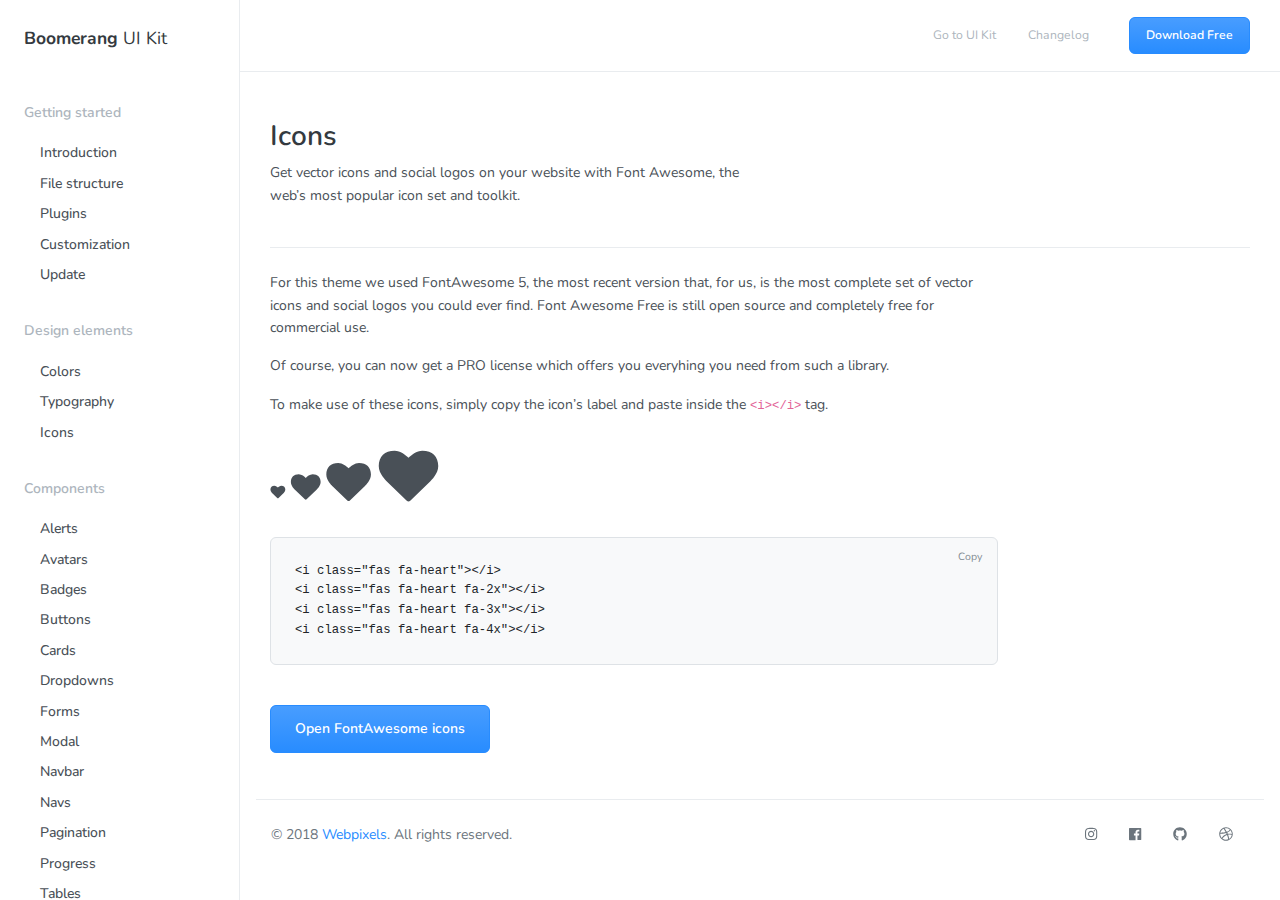
<file: docs/icons.html>
<!DOCTYPE html>
<html>
  <head>
    <meta charset="utf-8">
    <meta name="viewport" content="width=device-width, initial-scale=1, shrink-to-fit=no">
    <meta name="description" content="Probably the most complete UI kit out there. Multiple functionalities and controls added,  extended color palette and beautiful typography, designed as its own extended version of Bootstrap at  the highest level of quality.                             ">
    <meta name="author" content="Webpixels">
    <title>Boomerang UI Kit - Free Bootstrap Framework by Webpixels</title>
    <!-- Fonts -->
    <link href="https://fonts.googleapis.com/css?family=Nunito:400,600,700,800|Roboto:400,500,700" rel="stylesheet">
    <!-- Plugins -->
    <link rel="stylesheet" href="../assets/vendor/animate/animate.min.css" type="text/css">
    <!-- Theme CSS -->
    <link type="text/css" href="../assets/css/theme.css" rel="stylesheet">
    <!-- Demo CSS - No need to use these in your project -->
    <link rel="stylesheet" href="../assets/vendor/jquery-scrollbar/css/jquery-scrollbar.css">
    <link type="text/css" href="../assets/vendor/highlight/css/highlight.min.css" rel="stylesheet">
    <link type="text/css" href="../assets/css/demo.css" rel="stylesheet">
  </head>
  <body>
    <main class="main">
      <aside class="sidebar" id="nav_docs">
        <div class="sidebar-brand">
          <h1 class="font-weight-400"><a href="../"><span class="font-weight-700">Boomerang</span> UI Kit</a></h1>
        </div>
        <div class="scrollbar-inner">
          <ul class="navigation pr-3">
            <li class="navigation-title">Getting started</li>
            <li class="navigation-item">
              <a href="introduction.html" class="navigation-link">Introduction</a>
            </li>
            <li class="navigation-item">
              <a href="file-structure.html" class="navigation-link">File structure</a>
            </li>
            <li class="navigation-item">
              <a href="plugins.html" class="navigation-link">Plugins</a>
            </li>
            <li class="navigation-item">
              <a href="customization.html" class="navigation-link">Customization</a>
            </li>
            <li class="navigation-item">
              <a href="update.html" class="navigation-link">Update</a>
            </li>
            <li class="navigation-title">Design elements</li>
            <li class="navigation-item">
              <a href="colors.html" class="navigation-link">Colors</a>
            </li>
            <li class="navigation-item">
              <a href="typography.html" class="navigation-link">Typography</a>
            </li>
            <li class="navigation-item">
              <a href="icons.html" class="navigation-link">Icons</a>
            </li>
            <li class="navigation-title">Components</li>
            <li class="navigation-item">
              <a href="alerts.html" class="navigation-link">Alerts</a>
            </li>
            <li class="navigation-item">
              <a href="avatars.html" class="navigation-link">Avatars</a>
            </li>
            <li class="navigation-item">
              <a href="badges.html" class="navigation-link">Badges</a>
            </li>
            <li class="navigation-item">
              <a href="buttons.html" class="navigation-link">Buttons</a>
            </li>
            <li class="navigation-item">
              <a href="cards.html" class="navigation-link">Cards</a>
            </li>
            <li class="navigation-item">
              <a href="dropdowns.html" class="navigation-link">Dropdowns</a>
            </li>
            <li class="navigation-item">
              <a href="forms.html" class="navigation-link">Forms</a>
            </li>
            <li class="navigation-item">
              <a href="modal.html" class="navigation-link">Modal</a>
            </li>
            <li class="navigation-item">
              <a href="navbar.html" class="navigation-link">Navbar</a>
            </li>
            <li class="navigation-item">
              <a href="navs.html" class="navigation-link">Navs</a>
            </li>
            <li class="navigation-item">
              <a href="pagination.html" class="navigation-link">Pagination</a>
            </li>
            <li class="navigation-item">
              <a href="progress.html" class="navigation-link">Progress</a>
            </li>
            <li class="navigation-item">
              <a href="tables.html" class="navigation-link">Tables</a>
            </li>
            <li class="navigation-item">
              <a href="tooltips.html" class="navigation-link">Tooltips</a>
            </li>
          </ul>
        </div>
      </aside>
      <section class="content">
        <div class="header">
          <div class="navigation-trigger d-xl-none" data-action="aside-open" data-target=".sidebar">
            <div class="navigation-trigger-inner">
              <i class="navigation-trigger-line"></i>
              <i class="navigation-trigger-line"></i>
              <i class="navigation-trigger-line"></i>
            </div>
          </div>
          <div class="header-brand d-xl-none">
            <h1><a href="index.html">Boomerang UI Kit</a></h1>
          </div>
          <div class="header-nav ml-auto">
            <ul class="nav align-items-center">
              <li class="nav-item d-none d-md-inline-block">
                <a class="nav-link pl-0 active" href="../">Go to UI Kit</a>
              </li>
              <li class="nav-item d-none d-md-inline-block">
                <a class="nav-link" href="../docs/changelog.html">Changelog</a>
              </li>
              <li class="nav-item ml-4">
                <a href="https://github.com/webpixels/boomerang-ui-kit/archive/master.zip" class="btn btn-sm btn-primary">Download Free</a>
              </li>
            </ul>
          </div>
        </div>
        <div class="content-inner content-docs">
          <div class="container">
            <div class="pt-3 pb-4 mb-4 border-bottom">
              <div class="row">
                <div class="col-lg-6">
                  <h2 class="heading h2 font-weight-bold">Icons</h2>
                  <p>Get vector icons and social logos on your website with Font Awesome, the web’s most popular icon set and toolkit.</p>
                </div>
              </div>
            </div>
            <div class="row">
              <div class="col-lg-9">
                <p>For this theme we used FontAwesome 5, the most recent version that, for us, is the most complete set of vector icons and social logos you could ever find. Font Awesome Free is still open source and completely free for commercial use.</p>
                <p>Of course, you can now get a PRO license which offers you everyhing you need from such a library.</p>
                <p>To make use of these icons, simply copy the icon’s label and paste inside the <code>&lt;i&gt;&lt;/i&gt;</code> tag.</p>
                <div class="code-example">
                  <i class="fas fa-heart"></i>
                  <i class="fas fa-heart fa-2x"></i>
                  <i class="fas fa-heart fa-3x"></i>
                  <i class="fas fa-heart fa-4x"></i>
                </div>
                <div class="highlight">
                  <pre><code class="language-html" data-lang="html"><span class="nt">&lt;i</span> <span class="na">class=</span><span class="s">"fas fa-heart"</span><span class="nt">&gt;&lt;/i&gt;</span>
<span class="nt">&lt;i</span> <span class="na">class=</span><span class="s">"fas fa-heart fa-2x"</span><span class="nt">&gt;&lt;/i&gt;</span>
<span class="nt">&lt;i</span> <span class="na">class=</span><span class="s">"fas fa-heart fa-3x"</span><span class="nt">&gt;&lt;/i&gt;</span>
<span class="nt">&lt;i</span> <span class="na">class=</span><span class="s">"fas fa-heart fa-4x"</span><span class="nt">&gt;&lt;/i&gt;</span></code></pre>
                </div>
                <p><a href="https://fontawesome.com/icons" class="btn btn-primary mt-4" target="_blank">Open FontAwesome icons</a></p>
              </div>
              <div class="col-lg-3 d-none d-lg-inline-block">
                <div class="sidebar-sticky" data-stick-in-parent="true">
                  <ul class="section-nav">
                  </ul>
                </div>
              </div>
            </div>
          </div>
        </div>
        <footer class="px-3 footer bg-white">
          <div class="container ">
            <div class="row align-items-center py-3 border-top">
              <div class="col-lg-6 text-center text-lg-left mb-2 mb-lg-0">
                &copy; 2018 <a href="https://webpixels.io/" target="_blank">Webpixels</a>. All rights reserved.
              </div>
              <div class="col-lg-6 text-center text-lg-right">
                <ul class="nav justify-content-center justify-content-lg-end">
                  <li class="nav-item">
                    <a class="nav-link active" href="https://instagram.com/webpixelsofficial" target="_blank"><i class="fab fa-instagram"></i></a>
                  </li>
                  <li class="nav-item">
                    <a class="nav-link" href="https://facebook.com/webpixels" target="_blank"><i class="fab fa-facebook"></i></a>
                  </li>
                  <li class="nav-item">
                    <a class="nav-link" href="https://github.com/webpixels" target="_blank"><i class="fab fa-github"></i></a>
                  </li>
                  <li class="nav-item">
                    <a class="nav-link" href="https://dribbble.com/webpixels" target="_blank"><i class="fab fa-dribbble"></i></a>
                  </li>
                </ul>
              </div>
            </div>
          </div>
        </footer>
      </section>
    </main>
    <!-- Core -->
    <script src="../assets/vendor/jquery/jquery.min.js"></script>
    <script src="../assets/vendor/popper/popper.min.js"></script>
    <script src="../assets/js/bootstrap/bootstrap.min.js"></script>
    <!-- FontAwesome 5 -->
    <script src="../assets/vendor/fontawesome/js/fontawesome-all.min.js" defer></script>
    <!-- Scripts used only for this demo only - Remove these in your project -->
    <script src="../assets/vendor/jquery-scrollbar/js/jquery-scrollbar.min.js"></script>
    <script src="../assets/vendor/jquery-scrollLock/jquery-scrollLock.min.js"></script>
    <script src="../assets/vendor/sticky-kit/sticky-kit.min.js"></script>
    <script src="../assets/vendor/highlight/js/highlight.min.js"></script>
    <script src="../assets/vendor/clipboard-js/clipboard.min.js"></script>
    <script src="../assets/vendor/holderjs/holder.min.js"></script>
    <script src="../assets/js/demo.js"></script>
    <!-- Theme JS -->
    <script src="../assets/js/theme.js"></script>
  </body>
</html>
</file>
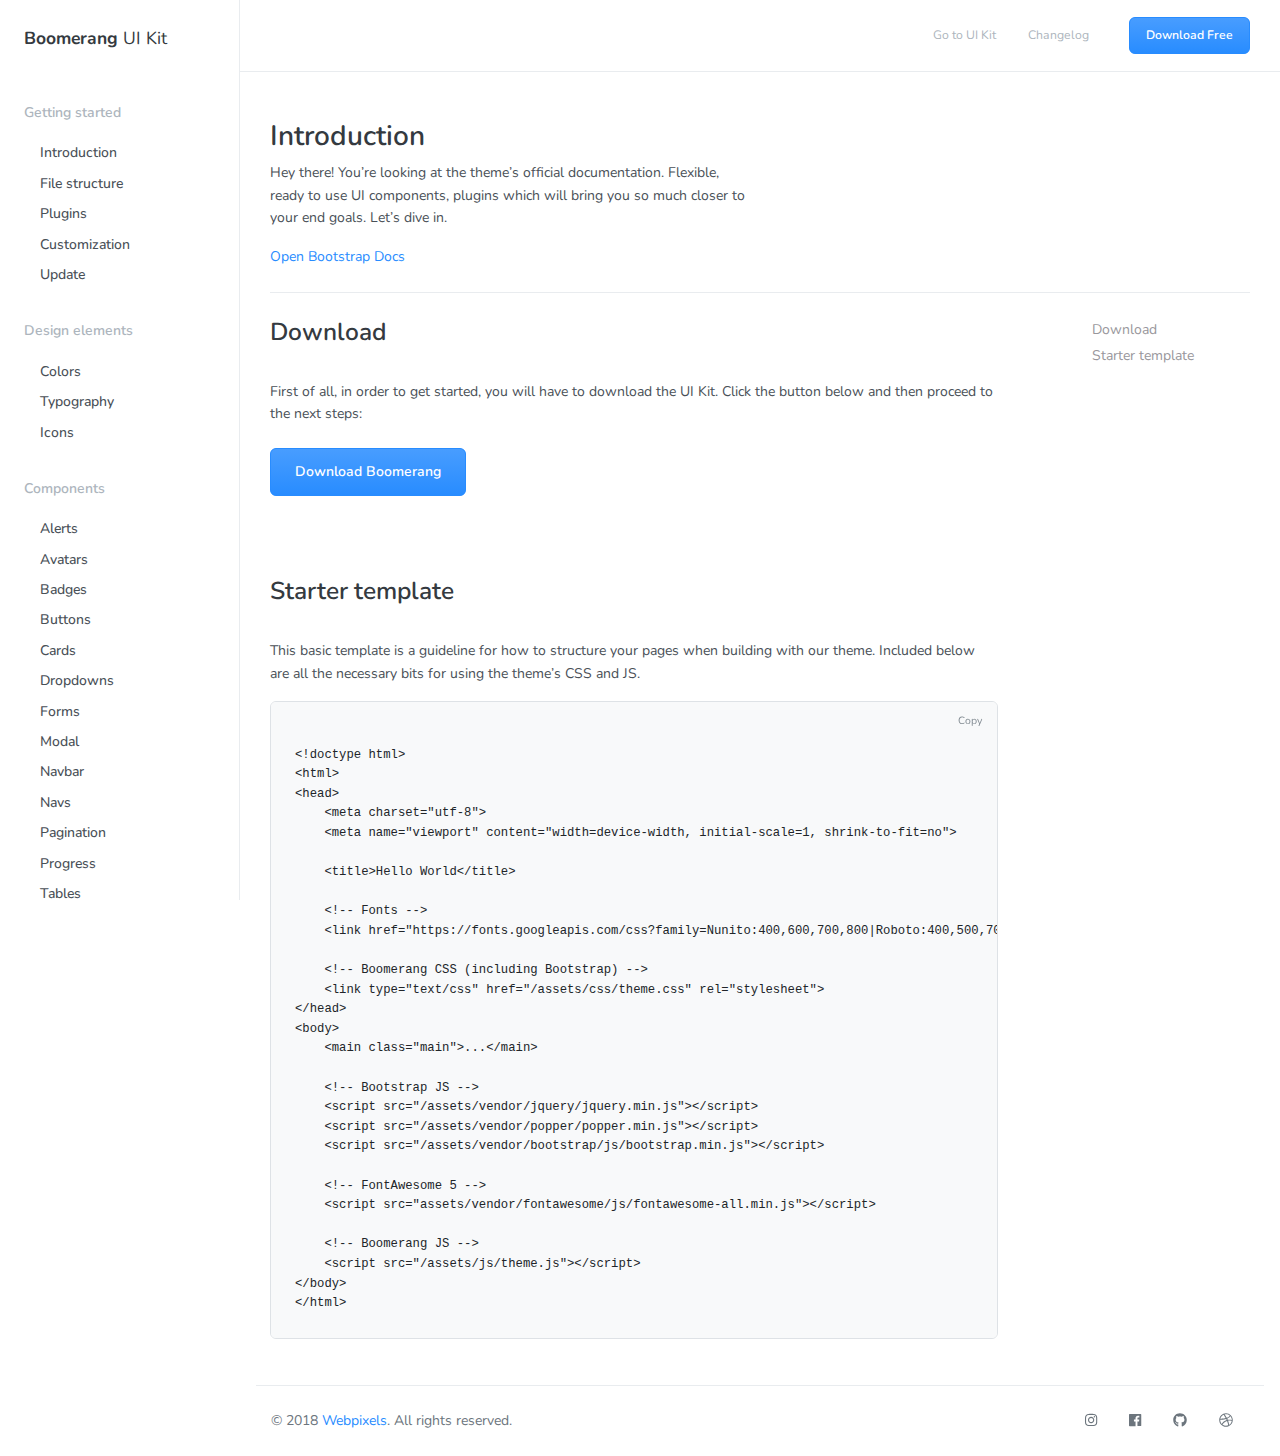
<file: docs/introduction.html>
<!DOCTYPE html>
<html>
  <head>
    <meta charset="utf-8">
    <meta name="viewport" content="width=device-width, initial-scale=1, shrink-to-fit=no">
    <meta name="description" content="Probably the most complete UI kit out there. Multiple functionalities and controls added,  extended color palette and beautiful typography, designed as its own extended version of Bootstrap at  the highest level of quality.                             ">
    <meta name="author" content="Webpixels">
    <title>Boomerang UI Kit - Free Bootstrap Framework by Webpixels</title>
    <!-- Fonts -->
    <link href="https://fonts.googleapis.com/css?family=Nunito:400,600,700,800|Roboto:400,500,700" rel="stylesheet">
    <!-- Plugins -->
    <link rel="stylesheet" href="../assets/vendor/animate/animate.min.css" type="text/css">
    <!-- Theme CSS -->
    <link type="text/css" href="../assets/css/theme.css" rel="stylesheet">
    <!-- Demo CSS - No need to use these in your project -->
    <link rel="stylesheet" href="../assets/vendor/jquery-scrollbar/css/jquery-scrollbar.css">
    <link type="text/css" href="../assets/vendor/highlight/css/highlight.min.css" rel="stylesheet">
    <link type="text/css" href="../assets/css/demo.css" rel="stylesheet">
  </head>
  <body>
    <main class="main">
      <aside class="sidebar" id="nav_docs">
        <div class="sidebar-brand">
          <h1 class="font-weight-400"><a href="../"><span class="font-weight-700">Boomerang</span> UI Kit</a></h1>
        </div>
        <div class="scrollbar-inner">
          <ul class="navigation pr-3">
            <li class="navigation-title">Getting started</li>
            <li class="navigation-item">
              <a href="introduction.html" class="navigation-link">Introduction</a>
            </li>
            <li class="navigation-item">
              <a href="file-structure.html" class="navigation-link">File structure</a>
            </li>
            <li class="navigation-item">
              <a href="plugins.html" class="navigation-link">Plugins</a>
            </li>
            <li class="navigation-item">
              <a href="customization.html" class="navigation-link">Customization</a>
            </li>
            <li class="navigation-item">
              <a href="update.html" class="navigation-link">Update</a>
            </li>
            <li class="navigation-title">Design elements</li>
            <li class="navigation-item">
              <a href="colors.html" class="navigation-link">Colors</a>
            </li>
            <li class="navigation-item">
              <a href="typography.html" class="navigation-link">Typography</a>
            </li>
            <li class="navigation-item">
              <a href="icons.html" class="navigation-link">Icons</a>
            </li>
            <li class="navigation-title">Components</li>
            <li class="navigation-item">
              <a href="alerts.html" class="navigation-link">Alerts</a>
            </li>
            <li class="navigation-item">
              <a href="avatars.html" class="navigation-link">Avatars</a>
            </li>
            <li class="navigation-item">
              <a href="badges.html" class="navigation-link">Badges</a>
            </li>
            <li class="navigation-item">
              <a href="buttons.html" class="navigation-link">Buttons</a>
            </li>
            <li class="navigation-item">
              <a href="cards.html" class="navigation-link">Cards</a>
            </li>
            <li class="navigation-item">
              <a href="dropdowns.html" class="navigation-link">Dropdowns</a>
            </li>
            <li class="navigation-item">
              <a href="forms.html" class="navigation-link">Forms</a>
            </li>
            <li class="navigation-item">
              <a href="modal.html" class="navigation-link">Modal</a>
            </li>
            <li class="navigation-item">
              <a href="navbar.html" class="navigation-link">Navbar</a>
            </li>
            <li class="navigation-item">
              <a href="navs.html" class="navigation-link">Navs</a>
            </li>
            <li class="navigation-item">
              <a href="pagination.html" class="navigation-link">Pagination</a>
            </li>
            <li class="navigation-item">
              <a href="progress.html" class="navigation-link">Progress</a>
            </li>
            <li class="navigation-item">
              <a href="tables.html" class="navigation-link">Tables</a>
            </li>
            <li class="navigation-item">
              <a href="tooltips.html" class="navigation-link">Tooltips</a>
            </li>
          </ul>
        </div>
      </aside>
      <section class="content">
        <div class="header">
          <div class="navigation-trigger d-xl-none" data-action="aside-open" data-target=".sidebar">
            <div class="navigation-trigger-inner">
              <i class="navigation-trigger-line"></i>
              <i class="navigation-trigger-line"></i>
              <i class="navigation-trigger-line"></i>
            </div>
          </div>
          <div class="header-brand d-xl-none">
            <h1><a href="index.html">Boomerang UI Kit</a></h1>
          </div>
          <div class="header-nav ml-auto">
            <ul class="nav align-items-center">
              <li class="nav-item d-none d-md-inline-block">
                <a class="nav-link pl-0 active" href="../">Go to UI Kit</a>
              </li>
              <li class="nav-item d-none d-md-inline-block">
                <a class="nav-link" href="../docs/changelog.html">Changelog</a>
              </li>
              <li class="nav-item ml-4">
                <a href="https://github.com/webpixels/boomerang-ui-kit/archive/master.zip" class="btn btn-sm btn-primary">Download Free</a>
              </li>
            </ul>
          </div>
        </div>
        <div class="content-inner content-docs">
          <div class="container">
            <div class="pt-3 pb-4 mb-4 border-bottom">
              <div class="row">
                <div class="col-lg-6">
                  <h2 class="heading h2 font-weight-bold">Introduction</h2>
                  <p>Hey there! You’re looking at the theme’s official documentation. Flexible, ready to use UI components, plugins which will bring you so much closer to your end goals. Let’s dive in.</p>
                  <a href="http://getbootstrap.com/docs/4.0/getting-started/introduction" target="_blank">Open Bootstrap Docs</a>
                </div>
              </div>
            </div>
            <div class="row">
              <div class="col-lg-9">
                <h3 id="download">Download</h3>
                <p>First of all, in order to get started, you will have to download the UI Kit. Click the button below and then proceed to the next steps:
                  <br />
                  <br />
                  <a href="https://github.com/webpixels/boomerang-ui-kit/archive/master.zip" class="btn btn-primary">Download Boomerang</a></p>
                <h3 id="starter-template">Starter template</h3>
                <p>This basic template is a guideline for how to structure your pages when building with our theme. Included below are all the necessary bits for using the theme’s CSS and JS.</p>
                <div class="highlight">
                  <pre><code class="language-html" data-lang="html">
&lt;!doctype html&gt;
&lt;html&gt;
&lt;head&gt;
    &lt;meta charset="utf-8"&gt;
    &lt;meta name="viewport" content="width=device-width, initial-scale=1, shrink-to-fit=no"&gt;

    &lt;title&gt;Hello World&lt;/title&gt;

    &lt;!-- Fonts --&gt;
    &lt;link href="https://fonts.googleapis.com/css?family=Nunito:400,600,700,800|Roboto:400,500,700" rel="stylesheet"&gt; 

    &lt;!-- Boomerang CSS (including Bootstrap) --&gt;
    &lt;link type="text/css" href="/assets/css/theme.css" rel="stylesheet"&gt;
&lt;/head&gt;
&lt;body&gt;
    &lt;main class="main"&gt;...&lt;/main&gt;

    &lt;!-- Bootstrap JS --&gt;
    &lt;script src="/assets/vendor/jquery/jquery.min.js"&gt;&lt;/script&gt;
    &lt;script src="/assets/vendor/popper/popper.min.js"&gt;&lt;/script&gt;
    &lt;script src="/assets/vendor/bootstrap/js/bootstrap.min.js"&gt;&lt;/script&gt;

    &lt;!-- FontAwesome 5 --&gt;
    &lt;script src="assets/vendor/fontawesome/js/fontawesome-all.min.js"&gt;&lt;/script&gt;

    &lt;!-- Boomerang JS --&gt;
    &lt;script src="/assets/js/theme.js"&gt;&lt;/script&gt;
&lt;/body&gt;
&lt;/html&gt;
</code></pre>
                </div>
              </div>
              <div class="col-lg-3 d-none d-lg-inline-block">
                <div class="sidebar-sticky" data-stick-in-parent="true">
                  <ul class="section-nav">
                    <li class="toc-entry toc-h3"><a href="#download">Download</a></li>
                    <li class="toc-entry toc-h3"><a href="#starter-template">Starter template</a></li>
                  </ul>
                </div>
              </div>
            </div>
          </div>
        </div>
        <footer class="px-3 footer bg-white">
          <div class="container ">
            <div class="row align-items-center py-3 border-top">
              <div class="col-lg-6 text-center text-lg-left mb-2 mb-lg-0">
                &copy; 2018 <a href="https://webpixels.io/" target="_blank">Webpixels</a>. All rights reserved.
              </div>
              <div class="col-lg-6 text-center text-lg-right">
                <ul class="nav justify-content-center justify-content-lg-end">
                  <li class="nav-item">
                    <a class="nav-link active" href="https://instagram.com/webpixelsofficial" target="_blank"><i class="fab fa-instagram"></i></a>
                  </li>
                  <li class="nav-item">
                    <a class="nav-link" href="https://facebook.com/webpixels" target="_blank"><i class="fab fa-facebook"></i></a>
                  </li>
                  <li class="nav-item">
                    <a class="nav-link" href="https://github.com/webpixels" target="_blank"><i class="fab fa-github"></i></a>
                  </li>
                  <li class="nav-item">
                    <a class="nav-link" href="https://dribbble.com/webpixels" target="_blank"><i class="fab fa-dribbble"></i></a>
                  </li>
                </ul>
              </div>
            </div>
          </div>
        </footer>
      </section>
    </main>
    <!-- Core -->
    <script src="../assets/vendor/jquery/jquery.min.js"></script>
    <script src="../assets/vendor/popper/popper.min.js"></script>
    <script src="../assets/js/bootstrap/bootstrap.min.js"></script>
    <!-- FontAwesome 5 -->
    <script src="../assets/vendor/fontawesome/js/fontawesome-all.min.js" defer></script>
    <!-- Scripts used only for this demo only - Remove these in your project -->
    <script src="../assets/vendor/jquery-scrollbar/js/jquery-scrollbar.min.js"></script>
    <script src="../assets/vendor/jquery-scrollLock/jquery-scrollLock.min.js"></script>
    <script src="../assets/vendor/sticky-kit/sticky-kit.min.js"></script>
    <script src="../assets/vendor/highlight/js/highlight.min.js"></script>
    <script src="../assets/vendor/clipboard-js/clipboard.min.js"></script>
    <script src="../assets/vendor/holderjs/holder.min.js"></script>
    <script src="../assets/js/demo.js"></script>
    <!-- Theme JS -->
    <script src="../assets/js/theme.js"></script>
  </body>
</html>
</file>
<file: assets/css/theme.css>
:root {
    --blue: #3369d6;
    --indigo: #5603ad;
    --purple: #801096;
    --pink: #e36397;
    --red: #f03;
    --orange: #ff3b00;
    --yellow: #ffd600;
    --green: #00c759;
    --teal: #73e9ef;
    --cyan: #2bffc6;
    --white: #fff;
    --gray: #6c757d;
    --gray-dark: #343a40;
    --light: #dee2e6;
    --lighter: #f8f9fa;
    --primary: #288cff;
    --secondary: #e8f2ff;
    --success: #00c759;
    --info: #73e9ef;
    --warning: #ff3b00;
    --danger: #f03;
    --light: #e9ecef;
    --dark: #343a40;
    --tertiary: #192b3f;
    --breakpoint-xs: 0;
    --breakpoint-sm: 576px;
    --breakpoint-md: 768px;
    --breakpoint-lg: 992px;
    --breakpoint-xl: 1200px;
    --font-family-sans-serif: -apple-system, BlinkMacSystemFont, "Segoe UI", Roboto, "Helvetica Neue", Arial, sans-serif, "Apple Color Emoji", "Segoe UI Emoji", "Segoe UI Symbol";
    --font-family-monospace: SFMono-Regular, Menlo, Monaco, Consolas, "Liberation Mono", "Courier New", monospace
}

*, *::before, *::after {
    box-sizing: border-box
}

html {
    font-family: sans-serif;
    line-height: 1.15;
    -webkit-text-size-adjust: 100%;
    -ms-text-size-adjust: 100%;
    -ms-overflow-style: scrollbar;
    -webkit-tap-highlight-color: transparent
}

@-ms-viewport {
    width: device-width
}

article, aside, dialog, figcaption, figure, footer, header, hgroup, main, nav, section {
    display: block
}

body {
    margin: 0;
    font-family: "Nunito", sans-serif;
    font-size: .875rem;
    font-weight: 400;
    line-height: 1.6;
    color: #495057;
    text-align: left;
    background-color: #fff
}

[tabindex="-1"]:focus {
    outline: 0 !important
}

hr {
    box-sizing: content-box;
    height: 0;
    overflow: visible
}

h1, h2, h3, h4, h5, h6 {
    margin-top: 0;
    margin-bottom: .5rem
}

p {
    margin-top: 0;
    margin-bottom: 1rem
}

abbr[title], abbr[data-original-title] {
    text-decoration: underline;
    text-decoration: underline dotted;
    cursor: help;
    border-bottom: 0
}

address {
    margin-bottom: 1rem;
    font-style: normal;
    line-height: inherit
}

ol, ul, dl {
    margin-top: 0;
    margin-bottom: 1rem
}

ol ol, ul ul, ol ul, ul ol {
    margin-bottom: 0
}

dt {
    font-weight: 600
}

dd {
    margin-bottom: .5rem;
    margin-left: 0
}

blockquote {
    margin: 0 0 1rem
}

dfn {
    font-style: italic
}

b, strong {
    font-weight: bolder
}

small {
    font-size: 80%
}

sub, sup {
    position: relative;
    font-size: 75%;
    line-height: 0;
    vertical-align: baseline
}

sub {
    bottom: -.25em
}

sup {
    top: -.5em
}

a {
    color: #288cff;
    text-decoration: none;
    background-color: transparent;
    -webkit-text-decoration-skip: objects
}

a:hover {
    color: #0066db;
    text-decoration: unone
}

a:not([href]):not([tabindex]) {
    color: inherit;
    text-decoration: none
}

a:not([href]):not([tabindex]):hover, a:not([href]):not([tabindex]):focus {
    color: inherit;
    text-decoration: none
}

a:not([href]):not([tabindex]):focus {
    outline: 0
}

pre, code, kbd, samp {
    font-family: monospace, monospace;
    font-size: 1em
}

pre {
    margin-top: 0;
    margin-bottom: 1rem;
    overflow: auto;
    -ms-overflow-style: scrollbar
}

figure {
    margin: 0 0 1rem
}

img {
    vertical-align: middle;
    border-style: none
}

svg:not(:root) {
    overflow: hidden
}

table {
    border-collapse: collapse
}

caption {
    padding-top: .75rem;
    padding-bottom: .75rem;
    color: #adb5bd;
    text-align: left;
    caption-side: bottom
}

th {
    text-align: inherit
}

label {
    display: inline-block;
    margin-bottom: .5rem
}

button {
    border-radius: 0
}

button:focus {
    outline: 1px dotted;
    outline: 5px auto -webkit-focus-ring-color
}

input, button, select, optgroup, textarea {
    margin: 0;
    font-family: inherit;
    font-size: inherit;
    line-height: inherit
}

button, input {
    overflow: visible
}

button, select {
    text-transform: none
}

button, html [type="button"], [type="reset"], [type="submit"] {
    -webkit-appearance: button
}

button::-moz-focus-inner, [type="button"]::-moz-focus-inner, [type="reset"]::-moz-focus-inner, [type="submit"]::-moz-focus-inner {
    padding: 0;
    border-style: none
}

input[type="radio"], input[type="checkbox"] {
    box-sizing: border-box;
    padding: 0
}

input[type="date"], input[type="time"], input[type="datetime-local"], input[type="month"] {
    -webkit-appearance: listbox
}

textarea {
    overflow: auto;
    resize: vertical
}

fieldset {
    min-width: 0;
    padding: 0;
    margin: 0;
    border: 0
}

legend {
    display: block;
    width: 100%;
    max-width: 100%;
    padding: 0;
    margin-bottom: .5rem;
    font-size: 1.5rem;
    line-height: inherit;
    color: inherit;
    white-space: normal
}

progress {
    vertical-align: baseline
}

[type="number"]::-webkit-inner-spin-button, [type="number"]::-webkit-outer-spin-button {
    height: auto
}

[type="search"] {
    outline-offset: -2px;
    -webkit-appearance: none
}

[type="search"]::-webkit-search-cancel-button, [type="search"]::-webkit-search-decoration {
    -webkit-appearance: none
}

::-webkit-file-upload-button {
    font: inherit;
    -webkit-appearance: button
}

output {
    display: inline-block
}

summary {
    display: list-item;
    cursor: pointer
}

template {
    display: none
}

[hidden] {
    display: none !important
}

h1, h2, h3, h4, h5, h6, .h1, .h2, .h3, .h4, .h5, .h6 {
    margin-bottom: .5rem;
    font-family: inherit;
    font-weight: 600;
    line-height: 1.3;
    color: #343a40
}

h1, .h1 {
    font-size: 2.1875rem
}

h2, .h2 {
    font-size: 1.75rem
}

h3, .h3 {
    font-size: 1.53125rem
}

h4, .h4 {
    font-size: 1.3125rem
}

h5, .h5 {
    font-size: 1.09375rem
}

h6, .h6 {
    font-size: .875rem
}

.lead {
    font-size: 1.09375rem;
    font-weight: 300
}

.display-1 {
    font-size: 6rem;
    font-weight: 300;
    line-height: 1.3
}

.display-2 {
    font-size: 5.5rem;
    font-weight: 300;
    line-height: 1.3
}

.display-3 {
    font-size: 4.5rem;
    font-weight: 300;
    line-height: 1.3
}

.display-4 {
    font-size: 3.5rem;
    font-weight: 300;
    line-height: 1.3
}

hr {
    margin-top: 1rem;
    margin-bottom: 1rem;
    border: 0;
    border-top: .0625rem solid rgba(0, 0, 0, 0.1)
}

small, .small {
    font-size: 80%;
    font-weight: 400
}

mark, .mark {
    padding: .2em;
    background-color: #fcf8e3
}

.list-unstyled {
    padding-left: 0;
    list-style: none
}

.list-inline {
    padding-left: 0;
    list-style: none
}

.list-inline-item {
    display: inline-block
}

.list-inline-item:not(:last-child) {
    margin-right: .5rem
}

.initialism {
    font-size: 90%;
    text-transform: uppercase
}

.blockquote {
    margin-bottom: 1rem;
    font-size: 1.09375rem
}

.blockquote-footer {
    display: block;
    font-size: 80%;
    color: #6c757d
}

.blockquote-footer::before {
    content: "\2014 \00A0"
}

.img-fluid {
    max-width: 100%;
    height: auto
}

.img-thumbnail {
    padding: .25rem;
    background-color: #fff;
    border: .0625rem solid #dee2e6;
    border-radius: .375rem;
    box-shadow: 0 1px 2px rgba(0, 0, 0, 0.075);
    max-width: 100%;
    height: auto
}

.figure {
    display: inline-block
}

.figure-img {
    margin-bottom: .5rem;
    line-height: 1
}

.figure-caption {
    font-size: 90%;
    color: #6c757d
}

code, kbd, pre, samp {
    font-family: SFMono-Regular, Menlo, Monaco, Consolas, "Liberation Mono", "Courier New", monospace
}

code {
    font-size: 87.5%;
    color: #e36397;
    word-break: break-word
}

a > code {
    color: inherit
}

kbd {
    padding: .2rem .4rem;
    font-size: 87.5%;
    color: #fff;
    background-color: #212529;
    border-radius: .25rem;
    box-shadow: inset 0 -0.1rem 0 rgba(0, 0, 0, 0.25)
}

kbd kbd {
    padding: 0;
    font-size: 100%;
    font-weight: 600;
    box-shadow: none
}

pre {
    display: block;
    font-size: 87.5%;
    color: #212529
}

pre code {
    font-size: inherit;
    color: inherit;
    word-break: normal
}

.pre-scrollable {
    max-height: 340px;
    overflow-y: scroll
}

.container {
    width: 100%;
    padding-right: 15px;
    padding-left: 15px;
    margin-right: auto;
    margin-left: auto
}

@media (min-width: 576px) {
    .container {
        max-width: 540px
    }
}

@media (min-width: 768px) {
    .container {
        max-width: 720px
    }
}

@media (min-width: 992px) {
    .container {
        max-width: 960px
    }
}

@media (min-width: 1200px) {
    .container {
        max-width: 1140px
    }
}

.container-fluid {
    width: 100%;
    padding-right: 15px;
    padding-left: 15px;
    margin-right: auto;
    margin-left: auto
}

.row {
    display: flex;
    flex-wrap: wrap;
    margin-right: -15px;
    margin-left: -15px
}

.no-gutters {
    margin-right: 0;
    margin-left: 0
}

.no-gutters > .col, .no-gutters > [class*="col-"] {
    padding-right: 0;
    padding-left: 0
}

.col-1, .col-2, .col-3, .col-4, .col-5, .col-6, .col-7, .col-8, .col-9, .col-10, .col-11, .col-12, .col, .col-auto, .col-sm-1, .col-sm-2, .col-sm-3, .col-sm-4, .col-sm-5, .col-sm-6, .col-sm-7, .col-sm-8, .col-sm-9, .col-sm-10, .col-sm-11, .col-sm-12, .col-sm, .col-sm-auto, .col-md-1, .col-md-2, .col-md-3, .col-md-4, .col-md-5, .col-md-6, .col-md-7, .col-md-8, .col-md-9, .col-md-10, .col-md-11, .col-md-12, .col-md, .col-md-auto, .col-lg-1, .col-lg-2, .col-lg-3, .col-lg-4, .col-lg-5, .col-lg-6, .col-lg-7, .col-lg-8, .col-lg-9, .col-lg-10, .col-lg-11, .col-lg-12, .col-lg, .col-lg-auto, .col-xl-1, .col-xl-2, .col-xl-3, .col-xl-4, .col-xl-5, .col-xl-6, .col-xl-7, .col-xl-8, .col-xl-9, .col-xl-10, .col-xl-11, .col-xl-12, .col-xl, .col-xl-auto {
    position: relative;
    width: 100%;
    min-height: 1px;
    padding-right: 15px;
    padding-left: 15px
}

.col {
    flex-basis: 0;
    flex-grow: 1;
    max-width: 100%
}

.col-auto {
    flex: 0 0 auto;
    width: auto;
    max-width: none
}

.col-1 {
    flex: 0 0 8.3333333333%;
    max-width: 8.3333333333%
}

.col-2 {
    flex: 0 0 16.6666666667%;
    max-width: 16.6666666667%
}

.col-3 {
    flex: 0 0 25%;
    max-width: 25%
}

.col-4 {
    flex: 0 0 33.3333333333%;
    max-width: 33.3333333333%
}

.col-5 {
    flex: 0 0 41.6666666667%;
    max-width: 41.6666666667%
}

.col-6 {
    flex: 0 0 50%;
    max-width: 50%
}

.col-7 {
    flex: 0 0 58.3333333333%;
    max-width: 58.3333333333%
}

.col-8 {
    flex: 0 0 66.6666666667%;
    max-width: 66.6666666667%
}

.col-9 {
    flex: 0 0 75%;
    max-width: 75%
}

.col-10 {
    flex: 0 0 83.3333333333%;
    max-width: 83.3333333333%
}

.col-11 {
    flex: 0 0 91.6666666667%;
    max-width: 91.6666666667%
}

.col-12 {
    flex: 0 0 100%;
    max-width: 100%
}

.order-first {
    order: -1
}

.order-last {
    order: 13
}

.order-0 {
    order: 0
}

.order-1 {
    order: 1
}

.order-2 {
    order: 2
}

.order-3 {
    order: 3
}

.order-4 {
    order: 4
}

.order-5 {
    order: 5
}

.order-6 {
    order: 6
}

.order-7 {
    order: 7
}

.order-8 {
    order: 8
}

.order-9 {
    order: 9
}

.order-10 {
    order: 10
}

.order-11 {
    order: 11
}

.order-12 {
    order: 12
}

.offset-1 {
    margin-left: 8.3333333333%
}

.offset-2 {
    margin-left: 16.6666666667%
}

.offset-3 {
    margin-left: 25%
}

.offset-4 {
    margin-left: 33.3333333333%
}

.offset-5 {
    margin-left: 41.6666666667%
}

.offset-6 {
    margin-left: 50%
}

.offset-7 {
    margin-left: 58.3333333333%
}

.offset-8 {
    margin-left: 66.6666666667%
}

.offset-9 {
    margin-left: 75%
}

.offset-10 {
    margin-left: 83.3333333333%
}

.offset-11 {
    margin-left: 91.6666666667%
}

@media (min-width: 576px) {
    .col-sm {
        flex-basis: 0;
        flex-grow: 1;
        max-width: 100%
    }

    .col-sm-auto {
        flex: 0 0 auto;
        width: auto;
        max-width: none
    }

    .col-sm-1 {
        flex: 0 0 8.3333333333%;
        max-width: 8.3333333333%
    }

    .col-sm-2 {
        flex: 0 0 16.6666666667%;
        max-width: 16.6666666667%
    }

    .col-sm-3 {
        flex: 0 0 25%;
        max-width: 25%
    }

    .col-sm-4 {
        flex: 0 0 33.3333333333%;
        max-width: 33.3333333333%
    }

    .col-sm-5 {
        flex: 0 0 41.6666666667%;
        max-width: 41.6666666667%
    }

    .col-sm-6 {
        flex: 0 0 50%;
        max-width: 50%
    }

    .col-sm-7 {
        flex: 0 0 58.3333333333%;
        max-width: 58.3333333333%
    }

    .col-sm-8 {
        flex: 0 0 66.6666666667%;
        max-width: 66.6666666667%
    }

    .col-sm-9 {
        flex: 0 0 75%;
        max-width: 75%
    }

    .col-sm-10 {
        flex: 0 0 83.3333333333%;
        max-width: 83.3333333333%
    }

    .col-sm-11 {
        flex: 0 0 91.6666666667%;
        max-width: 91.6666666667%
    }

    .col-sm-12 {
        flex: 0 0 100%;
        max-width: 100%
    }

    .order-sm-first {
        order: -1
    }

    .order-sm-last {
        order: 13
    }

    .order-sm-0 {
        order: 0
    }

    .order-sm-1 {
        order: 1
    }

    .order-sm-2 {
        order: 2
    }

    .order-sm-3 {
        order: 3
    }

    .order-sm-4 {
        order: 4
    }

    .order-sm-5 {
        order: 5
    }

    .order-sm-6 {
        order: 6
    }

    .order-sm-7 {
        order: 7
    }

    .order-sm-8 {
        order: 8
    }

    .order-sm-9 {
        order: 9
    }

    .order-sm-10 {
        order: 10
    }

    .order-sm-11 {
        order: 11
    }

    .order-sm-12 {
        order: 12
    }

    .offset-sm-0 {
        margin-left: 0
    }

    .offset-sm-1 {
        margin-left: 8.3333333333%
    }

    .offset-sm-2 {
        margin-left: 16.6666666667%
    }

    .offset-sm-3 {
        margin-left: 25%
    }

    .offset-sm-4 {
        margin-left: 33.3333333333%
    }

    .offset-sm-5 {
        margin-left: 41.6666666667%
    }

    .offset-sm-6 {
        margin-left: 50%
    }

    .offset-sm-7 {
        margin-left: 58.3333333333%
    }

    .offset-sm-8 {
        margin-left: 66.6666666667%
    }

    .offset-sm-9 {
        margin-left: 75%
    }

    .offset-sm-10 {
        margin-left: 83.3333333333%
    }

    .offset-sm-11 {
        margin-left: 91.6666666667%
    }
}

@media (min-width: 768px) {
    .col-md {
        flex-basis: 0;
        flex-grow: 1;
        max-width: 100%
    }

    .col-md-auto {
        flex: 0 0 auto;
        width: auto;
        max-width: none
    }

    .col-md-1 {
        flex: 0 0 8.3333333333%;
        max-width: 8.3333333333%
    }

    .col-md-2 {
        flex: 0 0 16.6666666667%;
        max-width: 16.6666666667%
    }

    .col-md-3 {
        flex: 0 0 25%;
        max-width: 25%
    }

    .col-md-4 {
        flex: 0 0 33.3333333333%;
        max-width: 33.3333333333%
    }

    .col-md-5 {
        flex: 0 0 41.6666666667%;
        max-width: 41.6666666667%
    }

    .col-md-6 {
        flex: 0 0 50%;
        max-width: 50%
    }

    .col-md-7 {
        flex: 0 0 58.3333333333%;
        max-width: 58.3333333333%
    }

    .col-md-8 {
        flex: 0 0 66.6666666667%;
        max-width: 66.6666666667%
    }

    .col-md-9 {
        flex: 0 0 75%;
        max-width: 75%
    }

    .col-md-10 {
        flex: 0 0 83.3333333333%;
        max-width: 83.3333333333%
    }

    .col-md-11 {
        flex: 0 0 91.6666666667%;
        max-width: 91.6666666667%
    }

    .col-md-12 {
        flex: 0 0 100%;
        max-width: 100%
    }

    .order-md-first {
        order: -1
    }

    .order-md-last {
        order: 13
    }

    .order-md-0 {
        order: 0
    }

    .order-md-1 {
        order: 1
    }

    .order-md-2 {
        order: 2
    }

    .order-md-3 {
        order: 3
    }

    .order-md-4 {
        order: 4
    }

    .order-md-5 {
        order: 5
    }

    .order-md-6 {
        order: 6
    }

    .order-md-7 {
        order: 7
    }

    .order-md-8 {
        order: 8
    }

    .order-md-9 {
        order: 9
    }

    .order-md-10 {
        order: 10
    }

    .order-md-11 {
        order: 11
    }

    .order-md-12 {
        order: 12
    }

    .offset-md-0 {
        margin-left: 0
    }

    .offset-md-1 {
        margin-left: 8.3333333333%
    }

    .offset-md-2 {
        margin-left: 16.6666666667%
    }

    .offset-md-3 {
        margin-left: 25%
    }

    .offset-md-4 {
        margin-left: 33.3333333333%
    }

    .offset-md-5 {
        margin-left: 41.6666666667%
    }

    .offset-md-6 {
        margin-left: 50%
    }

    .offset-md-7 {
        margin-left: 58.3333333333%
    }

    .offset-md-8 {
        margin-left: 66.6666666667%
    }

    .offset-md-9 {
        margin-left: 75%
    }

    .offset-md-10 {
        margin-left: 83.3333333333%
    }

    .offset-md-11 {
        margin-left: 91.6666666667%
    }
}

@media (min-width: 992px) {
    .col-lg {
        flex-basis: 0;
        flex-grow: 1;
        max-width: 100%
    }

    .col-lg-auto {
        flex: 0 0 auto;
        width: auto;
        max-width: none
    }

    .col-lg-1 {
        flex: 0 0 8.3333333333%;
        max-width: 8.3333333333%
    }

    .col-lg-2 {
        flex: 0 0 16.6666666667%;
        max-width: 16.6666666667%
    }

    .col-lg-3 {
        flex: 0 0 25%;
        max-width: 25%
    }

    .col-lg-4 {
        flex: 0 0 33.3333333333%;
        max-width: 33.3333333333%
    }

    .col-lg-5 {
        flex: 0 0 41.6666666667%;
        max-width: 41.6666666667%
    }

    .col-lg-6 {
        flex: 0 0 50%;
        max-width: 50%
    }

    .col-lg-7 {
        flex: 0 0 58.3333333333%;
        max-width: 58.3333333333%
    }

    .col-lg-8 {
        flex: 0 0 66.6666666667%;
        max-width: 66.6666666667%
    }

    .col-lg-9 {
        flex: 0 0 75%;
        max-width: 75%
    }

    .col-lg-10 {
        flex: 0 0 83.3333333333%;
        max-width: 83.3333333333%
    }

    .col-lg-11 {
        flex: 0 0 91.6666666667%;
        max-width: 91.6666666667%
    }

    .col-lg-12 {
        flex: 0 0 100%;
        max-width: 100%
    }

    .order-lg-first {
        order: -1
    }

    .order-lg-last {
        order: 13
    }

    .order-lg-0 {
        order: 0
    }

    .order-lg-1 {
        order: 1
    }

    .order-lg-2 {
        order: 2
    }

    .order-lg-3 {
        order: 3
    }

    .order-lg-4 {
        order: 4
    }

    .order-lg-5 {
        order: 5
    }

    .order-lg-6 {
        order: 6
    }

    .order-lg-7 {
        order: 7
    }

    .order-lg-8 {
        order: 8
    }

    .order-lg-9 {
        order: 9
    }

    .order-lg-10 {
        order: 10
    }

    .order-lg-11 {
        order: 11
    }

    .order-lg-12 {
        order: 12
    }

    .offset-lg-0 {
        margin-left: 0
    }

    .offset-lg-1 {
        margin-left: 8.3333333333%
    }

    .offset-lg-2 {
        margin-left: 16.6666666667%
    }

    .offset-lg-3 {
        margin-left: 25%
    }

    .offset-lg-4 {
        margin-left: 33.3333333333%
    }

    .offset-lg-5 {
        margin-left: 41.6666666667%
    }

    .offset-lg-6 {
        margin-left: 50%
    }

    .offset-lg-7 {
        margin-left: 58.3333333333%
    }

    .offset-lg-8 {
        margin-left: 66.6666666667%
    }

    .offset-lg-9 {
        margin-left: 75%
    }

    .offset-lg-10 {
        margin-left: 83.3333333333%
    }

    .offset-lg-11 {
        margin-left: 91.6666666667%
    }
}

@media (min-width: 1200px) {
    .col-xl {
        flex-basis: 0;
        flex-grow: 1;
        max-width: 100%
    }

    .col-xl-auto {
        flex: 0 0 auto;
        width: auto;
        max-width: none
    }

    .col-xl-1 {
        flex: 0 0 8.3333333333%;
        max-width: 8.3333333333%
    }

    .col-xl-2 {
        flex: 0 0 16.6666666667%;
        max-width: 16.6666666667%
    }

    .col-xl-3 {
        flex: 0 0 25%;
        max-width: 25%
    }

    .col-xl-4 {
        flex: 0 0 33.3333333333%;
        max-width: 33.3333333333%
    }

    .col-xl-5 {
        flex: 0 0 41.6666666667%;
        max-width: 41.6666666667%
    }

    .col-xl-6 {
        flex: 0 0 50%;
        max-width: 50%
    }

    .col-xl-7 {
        flex: 0 0 58.3333333333%;
        max-width: 58.3333333333%
    }

    .col-xl-8 {
        flex: 0 0 66.6666666667%;
        max-width: 66.6666666667%
    }

    .col-xl-9 {
        flex: 0 0 75%;
        max-width: 75%
    }

    .col-xl-10 {
        flex: 0 0 83.3333333333%;
        max-width: 83.3333333333%
    }

    .col-xl-11 {
        flex: 0 0 91.6666666667%;
        max-width: 91.6666666667%
    }

    .col-xl-12 {
        flex: 0 0 100%;
        max-width: 100%
    }

    .order-xl-first {
        order: -1
    }

    .order-xl-last {
        order: 13
    }

    .order-xl-0 {
        order: 0
    }

    .order-xl-1 {
        order: 1
    }

    .order-xl-2 {
        order: 2
    }

    .order-xl-3 {
        order: 3
    }

    .order-xl-4 {
        order: 4
    }

    .order-xl-5 {
        order: 5
    }

    .order-xl-6 {
        order: 6
    }

    .order-xl-7 {
        order: 7
    }

    .order-xl-8 {
        order: 8
    }

    .order-xl-9 {
        order: 9
    }

    .order-xl-10 {
        order: 10
    }

    .order-xl-11 {
        order: 11
    }

    .order-xl-12 {
        order: 12
    }

    .offset-xl-0 {
        margin-left: 0
    }

    .offset-xl-1 {
        margin-left: 8.3333333333%
    }

    .offset-xl-2 {
        margin-left: 16.6666666667%
    }

    .offset-xl-3 {
        margin-left: 25%
    }

    .offset-xl-4 {
        margin-left: 33.3333333333%
    }

    .offset-xl-5 {
        margin-left: 41.6666666667%
    }

    .offset-xl-6 {
        margin-left: 50%
    }

    .offset-xl-7 {
        margin-left: 58.3333333333%
    }

    .offset-xl-8 {
        margin-left: 66.6666666667%
    }

    .offset-xl-9 {
        margin-left: 75%
    }

    .offset-xl-10 {
        margin-left: 83.3333333333%
    }

    .offset-xl-11 {
        margin-left: 91.6666666667%
    }
}

.table {
    width: 100%;
    max-width: 100%;
    margin-bottom: 1rem;
    background-color: transparent
}

.table th, .table td {
    padding: .75rem;
    vertical-align: top;
    border-top: .0625rem solid #dee2e6
}

.table thead th {
    vertical-align: bottom;
    border-bottom: .125rem solid #dee2e6
}

.table tbody + tbody {
    border-top: .125rem solid #dee2e6
}

.table .table {
    background-color: #fff
}

.table-sm th, .table-sm td {
    padding: .3rem
}

.table-bordered {
    border: .0625rem solid #dee2e6
}

.table-bordered th, .table-bordered td {
    border: .0625rem solid #dee2e6
}

.table-bordered thead th, .table-bordered thead td {
    border-bottom-width: .125rem
}

.table-striped tbody tr:nth-of-type(odd) {
    background-color: rgba(0, 0, 0, 0.05)
}

.table-hover tbody tr:hover {
    background-color: rgba(0, 0, 0, 0.075)
}

.table-primary, .table-primary > th, .table-primary > td {
    background-color: #c3dfff
}

.table-hover .table-primary:hover {
    background-color: #aad1ff
}

.table-hover .table-primary:hover > td, .table-hover .table-primary:hover > th {
    background-color: #aad1ff
}

.table-secondary, .table-secondary > th, .table-secondary > td {
    background-color: #f9fbff
}

.table-hover .table-secondary:hover {
    background-color: #e0eaff
}

.table-hover .table-secondary:hover > td, .table-hover .table-secondary:hover > th {
    background-color: #e0eaff
}

.table-success, .table-success > th, .table-success > td {
    background-color: #b8efd1
}

.table-hover .table-success:hover {
    background-color: #a3eac4
}

.table-hover .table-success:hover > td, .table-hover .table-success:hover > th {
    background-color: #a3eac4
}

.table-info, .table-info > th, .table-info > td {
    background-color: #d8f9fb
}

.table-hover .table-info:hover {
    background-color: #c1f5f9
}

.table-hover .table-info:hover > td, .table-hover .table-info:hover > th {
    background-color: #c1f5f9
}

.table-warning, .table-warning > th, .table-warning > td {
    background-color: #ffc8b8
}

.table-hover .table-warning:hover {
    background-color: #ffb49f
}

.table-hover .table-warning:hover > td, .table-hover .table-warning:hover > th {
    background-color: #ffb49f
}

.table-danger, .table-danger > th, .table-danger > td {
    background-color: #ffb8c6
}

.table-hover .table-danger:hover {
    background-color: #ff9fb2
}

.table-hover .table-danger:hover > td, .table-hover .table-danger:hover > th {
    background-color: #ff9fb2
}

.table-light, .table-light > th, .table-light > td {
    background-color: #f9fafb
}

.table-hover .table-light:hover {
    background-color: #eaedf1
}

.table-hover .table-light:hover > td, .table-hover .table-light:hover > th {
    background-color: #eaedf1
}

.table-dark, .table-dark > th, .table-dark > td {
    background-color: #c6c8ca
}

.table-hover .table-dark:hover {
    background-color: #b9bbbe
}

.table-hover .table-dark:hover > td, .table-hover .table-dark:hover > th {
    background-color: #b9bbbe
}

.table-tertiary, .table-tertiary > th, .table-tertiary > td {
    background-color: #bfc4c9
}

.table-hover .table-tertiary:hover {
    background-color: #b1b7bd
}

.table-hover .table-tertiary:hover > td, .table-hover .table-tertiary:hover > th {
    background-color: #b1b7bd
}

.table-active, .table-active > th, .table-active > td {
    background-color: rgba(0, 0, 0, 0.075)
}

.table-hover .table-active:hover {
    background-color: rgba(0, 0, 0, 0.075)
}

.table-hover .table-active:hover > td, .table-hover .table-active:hover > th {
    background-color: rgba(0, 0, 0, 0.075)
}

.table .thead-dark th {
    color: #fff;
    background-color: #212529;
    border-color: #32383e
}

.table .thead-light th {
    color: #495057;
    background-color: #e9ecef;
    border-color: #dee2e6
}

.table-dark {
    color: #fff;
    background-color: #212529
}

.table-dark th, .table-dark td, .table-dark thead th {
    border-color: #32383e
}

.table-dark.table-bordered {
    border: 0
}

.table-dark.table-striped tbody tr:nth-of-type(odd) {
    background-color: rgba(255, 255, 255, 0.05)
}

.table-dark.table-hover tbody tr:hover {
    background-color: rgba(255, 255, 255, 0.075)
}

@media (max-width: 575.98px) {
    .table-responsive-sm {
        display: block;
        width: 100%;
        overflow-x: auto;
        -webkit-overflow-scrolling: touch;
        -ms-overflow-style: -ms-autohiding-scrollbar
    }

    .table-responsive-sm > .table-bordered {
        border: 0
    }
}

@media (max-width: 767.98px) {
    .table-responsive-md {
        display: block;
        width: 100%;
        overflow-x: auto;
        -webkit-overflow-scrolling: touch;
        -ms-overflow-style: -ms-autohiding-scrollbar
    }

    .table-responsive-md > .table-bordered {
        border: 0
    }
}

@media (max-width: 991.98px) {
    .table-responsive-lg {
        display: block;
        width: 100%;
        overflow-x: auto;
        -webkit-overflow-scrolling: touch;
        -ms-overflow-style: -ms-autohiding-scrollbar
    }

    .table-responsive-lg > .table-bordered {
        border: 0
    }
}

@media (max-width: 1199.98px) {
    .table-responsive-xl {
        display: block;
        width: 100%;
        overflow-x: auto;
        -webkit-overflow-scrolling: touch;
        -ms-overflow-style: -ms-autohiding-scrollbar
    }

    .table-responsive-xl > .table-bordered {
        border: 0
    }
}

.table-responsive {
    display: block;
    width: 100%;
    overflow-x: auto;
    -webkit-overflow-scrolling: touch;
    -ms-overflow-style: -ms-autohiding-scrollbar
}

.table-responsive > .table-bordered {
    border: 0
}

.form-control {
    display: block;
    width: 100%;
    padding: .75rem 1rem;
    font-size: .875rem;
    line-height: 1.6;
    color: #495057;
    background-color: #fff;
    background-clip: padding-box;
    border: .0625rem solid #ced4da;
    border-radius: .375rem;
    box-shadow: none;
    transition: all 0.2s ease-in-out
}

.form-control::-ms-expand {
    background-color: transparent;
    border: 0
}

.form-control:focus {
    color: #495057;
    background-color: #f8f9fa;
    border-color: #ced4da;
    outline: 0;
    box-shadow: none, 0 4px 10px 0 rgba(0, 0, 0, 0.04)
}

.form-control::placeholder {
    color: #6c757d;
    opacity: 1
}

.form-control:disabled, .form-control[readonly] {
    background-color: #e9ecef;
    opacity: 1
}

select.form-control:not([size]):not([multiple]) {
    height: calc(2.9rem + .125rem)
}

select.form-control:focus::-ms-value {
    color: #495057;
    background-color: #fff
}

.form-control-file, .form-control-range {
    display: block;
    width: 100%
}

.col-form-label {
    padding-top: calc(.75rem + .0625rem);
    padding-bottom: calc(.75rem + .0625rem);
    margin-bottom: 0;
    font-size: inherit;
    line-height: 1.6
}

.col-form-label-lg {
    padding-top: calc(.95rem + .0625rem);
    padding-bottom: calc(.95rem + .0625rem);
    font-size: 1.09375rem;
    line-height: 1.5
}

.col-form-label-sm {
    padding-top: calc(.55rem + .0625rem);
    padding-bottom: calc(.55rem + .0625rem);
    font-size: .765625rem;
    line-height: 1.5
}

.form-control-plaintext {
    display: block;
    width: 100%;
    padding-top: .75rem;
    padding-bottom: .75rem;
    margin-bottom: 0;
    line-height: 1.6;
    background-color: transparent;
    border: solid transparent;
    border-width: .0625rem 0
}

.form-control-plaintext.form-control-sm, .input-group-sm > .form-control-plaintext.form-control, .input-group-sm > .input-group-prepend > .form-control-plaintext.input-group-text, .input-group-sm > .input-group-append > .form-control-plaintext.input-group-text, .input-group-sm > .input-group-prepend > .form-control-plaintext.btn, .input-group-sm > .input-group-append > .form-control-plaintext.btn, .form-control-plaintext.form-control-lg, .input-group-lg > .form-control-plaintext.form-control, .input-group-lg > .input-group-prepend > .form-control-plaintext.input-group-text, .input-group-lg > .input-group-append > .form-control-plaintext.input-group-text, .input-group-lg > .input-group-prepend > .form-control-plaintext.btn, .input-group-lg > .input-group-append > .form-control-plaintext.btn {
    padding-right: 0;
    padding-left: 0
}

.form-control-sm, .input-group-sm > .form-control, .input-group-sm > .input-group-prepend > .input-group-text, .input-group-sm > .input-group-append > .input-group-text, .input-group-sm > .input-group-prepend > .btn, .input-group-sm > .input-group-append > .btn {
    padding: .55rem 1rem;
    font-size: .765625rem;
    line-height: 1.5;
    border-radius: .25rem
}

select.form-control-sm:not([size]):not([multiple]), .input-group-sm > select.form-control:not([size]):not([multiple]), .input-group-sm > .input-group-prepend > select.input-group-text:not([size]):not([multiple]), .input-group-sm > .input-group-append > select.input-group-text:not([size]):not([multiple]), .input-group-sm > .input-group-prepend > select.btn:not([size]):not([multiple]), .input-group-sm > .input-group-append > select.btn:not([size]):not([multiple]) {
    height: calc(2.2484375rem + .125rem)
}

.form-control-lg, .input-group-lg > .form-control, .input-group-lg > .input-group-prepend > .input-group-text, .input-group-lg > .input-group-append > .input-group-text, .input-group-lg > .input-group-prepend > .btn, .input-group-lg > .input-group-append > .btn {
    padding: .95rem 1rem;
    font-size: 1.09375rem;
    line-height: 1.5;
    border-radius: .375rem
}

select.form-control-lg:not([size]):not([multiple]), .input-group-lg > select.form-control:not([size]):not([multiple]), .input-group-lg > .input-group-prepend > select.input-group-text:not([size]):not([multiple]), .input-group-lg > .input-group-append > select.input-group-text:not([size]):not([multiple]), .input-group-lg > .input-group-prepend > select.btn:not([size]):not([multiple]), .input-group-lg > .input-group-append > select.btn:not([size]):not([multiple]) {
    height: calc(3.540625rem + .125rem)
}

.form-group {
    margin-bottom: 1rem
}

.form-text {
    display: block;
    margin-top: .25rem
}

.form-row {
    display: flex;
    flex-wrap: wrap;
    margin-right: -5px;
    margin-left: -5px
}

.form-row > .col, .form-row > [class*="col-"] {
    padding-right: 5px;
    padding-left: 5px
}

.form-check {
    position: relative;
    display: block;
    padding-left: 1.25rem
}

.form-check-input {
    position: absolute;
    margin-top: .3rem;
    margin-left: -1.25rem
}

.form-check-input:disabled ~ .form-check-label {
    color: #adb5bd
}

.form-check-label {
    margin-bottom: 0
}

.form-check-inline {
    display: inline-flex;
    align-items: center;
    padding-left: 0;
    margin-right: .75rem
}

.form-check-inline .form-check-input {
    position: static;
    margin-top: 0;
    margin-right: .3125rem;
    margin-left: 0
}

.valid-feedback {
    display: none;
    width: 100%;
    margin-top: .25rem;
    font-size: 80%;
    color: #00c759
}

.valid-tooltip {
    position: absolute;
    top: 100%;
    z-index: 5;
    display: none;
    max-width: 100%;
    padding: .5rem;
    margin-top: .1rem;
    font-size: .875rem;
    line-height: 1;
    color: #fff;
    background-color: rgba(0, 199, 89, 0.8);
    border-radius: .2rem
}

.was-validated .form-control:valid, .form-control.is-valid, .was-validated .custom-select:valid, .custom-select.is-valid {
    border-color: #00c759
}

.was-validated .form-control:valid:focus, .form-control.is-valid:focus, .was-validated .custom-select:valid:focus, .custom-select.is-valid:focus {
    border-color: #00c759;
    box-shadow: 0 0 0 0 rgba(0, 199, 89, 0.25)
}

.was-validated .form-control:valid ~ .valid-feedback, .was-validated .form-control:valid ~ .valid-tooltip, .form-control.is-valid ~ .valid-feedback, .form-control.is-valid ~ .valid-tooltip, .was-validated .custom-select:valid ~ .valid-feedback, .was-validated .custom-select:valid ~ .valid-tooltip, .custom-select.is-valid ~ .valid-feedback, .custom-select.is-valid ~ .valid-tooltip {
    display: block
}

.was-validated .form-check-input:valid ~ .form-check-label, .form-check-input.is-valid ~ .form-check-label {
    color: #00c759
}

.was-validated .form-check-input:valid ~ .valid-feedback, .was-validated .form-check-input:valid ~ .valid-tooltip, .form-check-input.is-valid ~ .valid-feedback, .form-check-input.is-valid ~ .valid-tooltip {
    display: block
}

.was-validated .custom-control-input:valid ~ .custom-control-label, .custom-control-input.is-valid ~ .custom-control-label {
    color: #00c759
}

.was-validated .custom-control-input:valid ~ .custom-control-label::before, .custom-control-input.is-valid ~ .custom-control-label::before {
    background-color: #48ff9a;
    border-color: #48ff9a
}

.was-validated .custom-control-input:valid ~ .valid-feedback, .was-validated .custom-control-input:valid ~ .valid-tooltip, .custom-control-input.is-valid ~ .valid-feedback, .custom-control-input.is-valid ~ .valid-tooltip {
    display: block
}

.was-validated .custom-control-input:valid:checked ~ .custom-control-label::before, .custom-control-input.is-valid:checked ~ .custom-control-label::before {
    background: #00fa70 linear-gradient(180deg, #26fb85, #00fa70) repeat-x;
    border-color: #48ff9a
}

.was-validated .custom-control-input:valid:focus ~ .custom-control-label::before, .custom-control-input.is-valid:focus ~ .custom-control-label::before {
    box-shadow: 0 0 0 1px #fff, 0 0 0 0 rgba(0, 199, 89, 0.25)
}

.was-validated .custom-file-input:valid ~ .custom-file-label, .custom-file-input.is-valid ~ .custom-file-label {
    border-color: #00c759
}

.was-validated .custom-file-input:valid ~ .custom-file-label::before, .custom-file-input.is-valid ~ .custom-file-label::before {
    border-color: inherit
}

.was-validated .custom-file-input:valid ~ .valid-feedback, .was-validated .custom-file-input:valid ~ .valid-tooltip, .custom-file-input.is-valid ~ .valid-feedback, .custom-file-input.is-valid ~ .valid-tooltip {
    display: block
}

.was-validated .custom-file-input:valid:focus ~ .custom-file-label, .custom-file-input.is-valid:focus ~ .custom-file-label {
    box-shadow: 0 0 0 0 rgba(0, 199, 89, 0.25)
}

.invalid-feedback {
    display: none;
    width: 100%;
    margin-top: .25rem;
    font-size: 80%;
    color: #f03
}

.invalid-tooltip {
    position: absolute;
    top: 100%;
    z-index: 5;
    display: none;
    max-width: 100%;
    padding: .5rem;
    margin-top: .1rem;
    font-size: .875rem;
    line-height: 1;
    color: #fff;
    background-color: rgba(255, 0, 51, 0.8);
    border-radius: .2rem
}

.was-validated .form-control:invalid, .form-control.is-invalid, .was-validated .custom-select:invalid, .custom-select.is-invalid {
    border-color: #f03
}

.was-validated .form-control:invalid:focus, .form-control.is-invalid:focus, .was-validated .custom-select:invalid:focus, .custom-select.is-invalid:focus {
    border-color: #f03;
    box-shadow: 0 0 0 0 rgba(255, 0, 51, 0.25)
}

.was-validated .form-control:invalid ~ .invalid-feedback, .was-validated .form-control:invalid ~ .invalid-tooltip, .form-control.is-invalid ~ .invalid-feedback, .form-control.is-invalid ~ .invalid-tooltip, .was-validated .custom-select:invalid ~ .invalid-feedback, .was-validated .custom-select:invalid ~ .invalid-tooltip, .custom-select.is-invalid ~ .invalid-feedback, .custom-select.is-invalid ~ .invalid-tooltip {
    display: block
}

.was-validated .form-check-input:invalid ~ .form-check-label, .form-check-input.is-invalid ~ .form-check-label {
    color: #f03
}

.was-validated .form-check-input:invalid ~ .invalid-feedback, .was-validated .form-check-input:invalid ~ .invalid-tooltip, .form-check-input.is-invalid ~ .invalid-feedback, .form-check-input.is-invalid ~ .invalid-tooltip {
    display: block
}

.was-validated .custom-control-input:invalid ~ .custom-control-label, .custom-control-input.is-invalid ~ .custom-control-label {
    color: #f03
}

.was-validated .custom-control-input:invalid ~ .custom-control-label::before, .custom-control-input.is-invalid ~ .custom-control-label::before {
    background-color: #ff8099;
    border-color: #ff8099
}

.was-validated .custom-control-input:invalid ~ .invalid-feedback, .was-validated .custom-control-input:invalid ~ .invalid-tooltip, .custom-control-input.is-invalid ~ .invalid-feedback, .custom-control-input.is-invalid ~ .invalid-tooltip {
    display: block
}

.was-validated .custom-control-input:invalid:checked ~ .custom-control-label::before, .custom-control-input.is-invalid:checked ~ .custom-control-label::before {
    background: #ff335c linear-gradient(180deg, #ff5274, #ff335c) repeat-x;
    border-color: #ff8099
}

.was-validated .custom-control-input:invalid:focus ~ .custom-control-label::before, .custom-control-input.is-invalid:focus ~ .custom-control-label::before {
    box-shadow: 0 0 0 1px #fff, 0 0 0 0 rgba(255, 0, 51, 0.25)
}

.was-validated .custom-file-input:invalid ~ .custom-file-label, .custom-file-input.is-invalid ~ .custom-file-label {
    border-color: #f03
}

.was-validated .custom-file-input:invalid ~ .custom-file-label::before, .custom-file-input.is-invalid ~ .custom-file-label::before {
    border-color: inherit
}

.was-validated .custom-file-input:invalid ~ .invalid-feedback, .was-validated .custom-file-input:invalid ~ .invalid-tooltip, .custom-file-input.is-invalid ~ .invalid-feedback, .custom-file-input.is-invalid ~ .invalid-tooltip {
    display: block
}

.was-validated .custom-file-input:invalid:focus ~ .custom-file-label, .custom-file-input.is-invalid:focus ~ .custom-file-label {
    box-shadow: 0 0 0 0 rgba(255, 0, 51, 0.25)
}

.form-inline {
    display: flex;
    flex-flow: row wrap;
    align-items: center
}

.form-inline .form-check {
    width: 100%
}

@media (min-width: 576px) {
    .form-inline label {
        display: flex;
        align-items: center;
        justify-content: center;
        margin-bottom: 0
    }

    .form-inline .form-group {
        display: flex;
        flex: 0 0 auto;
        flex-flow: row wrap;
        align-items: center;
        margin-bottom: 0
    }

    .form-inline .form-control {
        display: inline-block;
        width: auto;
        vertical-align: middle
    }

    .form-inline .form-control-plaintext {
        display: inline-block
    }

    .form-inline .input-group {
        width: auto
    }

    .form-inline .form-check {
        display: flex;
        align-items: center;
        justify-content: center;
        width: auto;
        padding-left: 0
    }

    .form-inline .form-check-input {
        position: relative;
        margin-top: 0;
        margin-right: .25rem;
        margin-left: 0
    }

    .form-inline .custom-control {
        align-items: center;
        justify-content: center
    }

    .form-inline .custom-control-label {
        margin-bottom: 0
    }
}

.btn {
    display: inline-block;
    font-weight: 600;
    text-align: center;
    white-space: nowrap;
    vertical-align: middle;
    user-select: none;
    border: .0625rem solid transparent;
    padding: .75rem 1.5rem;
    font-size: .875rem;
    line-height: 1.6;
    border-radius: .375rem;
    transition: color 0.15s ease-in-out, background-color 0.15s ease-in-out, border-color 0.15s ease-in-out, box-shadow 0.15s ease-in-out
}

.btn:hover, .btn:focus {
    text-decoration: none
}

.btn:focus, .btn.focus {
    outline: 0;
    box-shadow: 0 4px 10px 0 rgba(0, 0, 0, 0.04)
}

.btn.disabled, .btn:disabled {
    opacity: .65;
    box-shadow: none
}

.btn:not(:disabled):not(.disabled) {
    cursor: pointer
}

.btn:not(:disabled):not(.disabled):active, .btn:not(:disabled):not(.disabled).active {
    background-image: none;
    box-shadow: none
}

.btn:not(:disabled):not(.disabled):active:focus, .btn:not(:disabled):not(.disabled).active:focus {
    box-shadow: 0 4px 10px 0 rgba(0, 0, 0, 0.04), none
}

a.btn.disabled, fieldset:disabled a.btn {
    pointer-events: none
}

.btn-primary {
    color: #fff;
    background: #288cff linear-gradient(180deg, #489dff, #288cff) repeat-x;
    border-color: #288cff;
    box-shadow: none
}

.btn-primary:hover {
    color: #fff;
    background: #0278ff linear-gradient(180deg, #288cff, #0278ff) repeat-x;
    border-color: #0071f4
}

.btn-primary:focus, .btn-primary.focus {
    box-shadow: none, 0 0 0 0 rgba(40, 140, 255, 0.5)
}

.btn-primary.disabled, .btn-primary:disabled {
    color: #fff;
    background-color: #288cff;
    border-color: #288cff
}

.btn-primary:not(:disabled):not(.disabled):active, .btn-primary:not(:disabled):not(.disabled).active, .show > .btn-primary.dropdown-toggle {
    color: #fff;
    background-color: #0071f4;
    background-image: none;
    border-color: #006ce7
}

.btn-primary:not(:disabled):not(.disabled):active:focus, .btn-primary:not(:disabled):not(.disabled).active:focus, .show > .btn-primary.dropdown-toggle:focus {
    box-shadow: none, 0 0 0 0 rgba(40, 140, 255, 0.5)
}

.btn-secondary {
    color: #212529;
    background: #e8f2ff linear-gradient(180deg, #ebf4ff, #e8f2ff) repeat-x;
    border-color: #e8f2ff;
    box-shadow: none
}

.btn-secondary:hover {
    color: #212529;
    background: #c2dcff linear-gradient(180deg, #cbe1ff, #c2dcff) repeat-x;
    border-color: #b5d5ff
}

.btn-secondary:focus, .btn-secondary.focus {
    box-shadow: none, 0 0 0 0 rgba(232, 242, 255, 0.5)
}

.btn-secondary.disabled, .btn-secondary:disabled {
    color: #212529;
    background-color: #e8f2ff;
    border-color: #e8f2ff
}

.btn-secondary:not(:disabled):not(.disabled):active, .btn-secondary:not(:disabled):not(.disabled).active, .show > .btn-secondary.dropdown-toggle {
    color: #212529;
    background-color: #b5d5ff;
    background-image: none;
    border-color: #a8ceff
}

.btn-secondary:not(:disabled):not(.disabled):active:focus, .btn-secondary:not(:disabled):not(.disabled).active:focus, .show > .btn-secondary.dropdown-toggle:focus {
    box-shadow: none, 0 0 0 0 rgba(232, 242, 255, 0.5)
}

.btn-success {
    color: #fff;
    background: #00c759 linear-gradient(180deg, #26cf72, #00c759) repeat-x;
    border-color: #00c759;
    box-shadow: none
}

.btn-success:hover {
    color: #fff;
    background: #00a148 linear-gradient(180deg, #26af63, #00a148) repeat-x;
    border-color: #009442
}

.btn-success:focus, .btn-success.focus {
    box-shadow: none, 0 0 0 0 rgba(0, 199, 89, 0.5)
}

.btn-success.disabled, .btn-success:disabled {
    color: #fff;
    background-color: #00c759;
    border-color: #00c759
}

.btn-success:not(:disabled):not(.disabled):active, .btn-success:not(:disabled):not(.disabled).active, .show > .btn-success.dropdown-toggle {
    color: #fff;
    background-color: #009442;
    background-image: none;
    border-color: #00873c
}

.btn-success:not(:disabled):not(.disabled):active:focus, .btn-success:not(:disabled):not(.disabled).active:focus, .show > .btn-success.dropdown-toggle:focus {
    box-shadow: none, 0 0 0 0 rgba(0, 199, 89, 0.5)
}

.btn-info {
    color: #212529;
    background: #73e9ef linear-gradient(180deg, #88ecf1, #73e9ef) repeat-x;
    border-color: #73e9ef;
    box-shadow: none
}

.btn-info:hover {
    color: #212529;
    background: #51e4eb linear-gradient(180deg, #6be8ee, #51e4eb) repeat-x;
    border-color: #45e2ea
}

.btn-info:focus, .btn-info.focus {
    box-shadow: none, 0 0 0 0 rgba(115, 233, 239, 0.5)
}

.btn-info.disabled, .btn-info:disabled {
    color: #212529;
    background-color: #73e9ef;
    border-color: #73e9ef
}

.btn-info:not(:disabled):not(.disabled):active, .btn-info:not(:disabled):not(.disabled).active, .show > .btn-info.dropdown-toggle {
    color: #212529;
    background-color: #45e2ea;
    background-image: none;
    border-color: #3ae0e8
}

.btn-info:not(:disabled):not(.disabled):active:focus, .btn-info:not(:disabled):not(.disabled).active:focus, .show > .btn-info.dropdown-toggle:focus {
    box-shadow: none, 0 0 0 0 rgba(115, 233, 239, 0.5)
}

.btn-warning {
    color: #fff;
    background: #ff3b00 linear-gradient(180deg, #ff5826, #ff3b00) repeat-x;
    border-color: #ff3b00;
    box-shadow: none
}

.btn-warning:hover {
    color: #fff;
    background: #d93200 linear-gradient(180deg, #df5126, #d93200) repeat-x;
    border-color: #cc2f00
}

.btn-warning:focus, .btn-warning.focus {
    box-shadow: none, 0 0 0 0 rgba(255, 59, 0, 0.5)
}

.btn-warning.disabled, .btn-warning:disabled {
    color: #fff;
    background-color: #ff3b00;
    border-color: #ff3b00
}

.btn-warning:not(:disabled):not(.disabled):active, .btn-warning:not(:disabled):not(.disabled).active, .show > .btn-warning.dropdown-toggle {
    color: #fff;
    background-color: #cc2f00;
    background-image: none;
    border-color: #bf2c00
}

.btn-warning:not(:disabled):not(.disabled):active:focus, .btn-warning:not(:disabled):not(.disabled).active:focus, .show > .btn-warning.dropdown-toggle:focus {
    box-shadow: none, 0 0 0 0 rgba(255, 59, 0, 0.5)
}

.btn-danger {
    color: #fff;
    background: #f03 linear-gradient(180deg, #ff2652, #f03) repeat-x;
    border-color: #f03;
    box-shadow: none
}

.btn-danger:hover {
    color: #fff;
    background: #d9002b linear-gradient(180deg, #df264b, #d9002b) repeat-x;
    border-color: #cc0029
}

.btn-danger:focus, .btn-danger.focus {
    box-shadow: none, 0 0 0 0 rgba(255, 0, 51, 0.5)
}

.btn-danger.disabled, .btn-danger:disabled {
    color: #fff;
    background-color: #f03;
    border-color: #f03
}

.btn-danger:not(:disabled):not(.disabled):active, .btn-danger:not(:disabled):not(.disabled).active, .show > .btn-danger.dropdown-toggle {
    color: #fff;
    background-color: #cc0029;
    background-image: none;
    border-color: #bf0026
}

.btn-danger:not(:disabled):not(.disabled):active:focus, .btn-danger:not(:disabled):not(.disabled).active:focus, .show > .btn-danger.dropdown-toggle:focus {
    box-shadow: none, 0 0 0 0 rgba(255, 0, 51, 0.5)
}

.btn-light {
    color: #212529;
    background: #e9ecef linear-gradient(180deg, #eceff1, #e9ecef) repeat-x;
    border-color: #e9ecef;
    box-shadow: none
}

.btn-light:hover {
    color: #212529;
    background: #d3d9df linear-gradient(180deg, #dadfe4, #d3d9df) repeat-x;
    border-color: #cbd3da
}

.btn-light:focus, .btn-light.focus {
    box-shadow: none, 0 0 0 0 rgba(233, 236, 239, 0.5)
}

.btn-light.disabled, .btn-light:disabled {
    color: #212529;
    background-color: #e9ecef;
    border-color: #e9ecef
}

.btn-light:not(:disabled):not(.disabled):active, .btn-light:not(:disabled):not(.disabled).active, .show > .btn-light.dropdown-toggle {
    color: #212529;
    background-color: #cbd3da;
    background-image: none;
    border-color: #c4ccd4
}

.btn-light:not(:disabled):not(.disabled):active:focus, .btn-light:not(:disabled):not(.disabled).active:focus, .show > .btn-light.dropdown-toggle:focus {
    box-shadow: none, 0 0 0 0 rgba(233, 236, 239, 0.5)
}

.btn-dark {
    color: #fff;
    background: #343a40 linear-gradient(180deg, #52585d, #343a40) repeat-x;
    border-color: #343a40;
    box-shadow: none
}

.btn-dark:hover {
    color: #fff;
    background: #23272b linear-gradient(180deg, #44474b, #23272b) repeat-x;
    border-color: #1d2124
}

.btn-dark:focus, .btn-dark.focus {
    box-shadow: none, 0 0 0 0 rgba(52, 58, 64, 0.5)
}

.btn-dark.disabled, .btn-dark:disabled {
    color: #fff;
    background-color: #343a40;
    border-color: #343a40
}

.btn-dark:not(:disabled):not(.disabled):active, .btn-dark:not(:disabled):not(.disabled).active, .show > .btn-dark.dropdown-toggle {
    color: #fff;
    background-color: #1d2124;
    background-image: none;
    border-color: #171a1d
}

.btn-dark:not(:disabled):not(.disabled):active:focus, .btn-dark:not(:disabled):not(.disabled).active:focus, .show > .btn-dark.dropdown-toggle:focus {
    box-shadow: none, 0 0 0 0 rgba(52, 58, 64, 0.5)
}

.btn-tertiary {
    color: #fff;
    background: #192b3f linear-gradient(180deg, #3c4b5c, #192b3f) repeat-x;
    border-color: #192b3f;
    box-shadow: none
}

.btn-tertiary:hover {
    color: #fff;
    background: #0e1824 linear-gradient(180deg, #323b45, #0e1824) repeat-x;
    border-color: #0b121a
}

.btn-tertiary:focus, .btn-tertiary.focus {
    box-shadow: none, 0 0 0 0 rgba(25, 43, 63, 0.5)
}

.btn-tertiary.disabled, .btn-tertiary:disabled {
    color: #fff;
    background-color: #192b3f;
    border-color: #192b3f
}

.btn-tertiary:not(:disabled):not(.disabled):active, .btn-tertiary:not(:disabled):not(.disabled).active, .show > .btn-tertiary.dropdown-toggle {
    color: #fff;
    background-color: #0b121a;
    background-image: none;
    border-color: #070c11
}

.btn-tertiary:not(:disabled):not(.disabled):active:focus, .btn-tertiary:not(:disabled):not(.disabled).active:focus, .show > .btn-tertiary.dropdown-toggle:focus {
    box-shadow: none, 0 0 0 0 rgba(25, 43, 63, 0.5)
}

.btn-outline-primary {
    color: #288cff;
    background-color: transparent;
    background-image: none;
    border-color: #288cff
}

.btn-outline-primary:hover {
    color: #fff;
    background-color: #288cff;
    border-color: #288cff
}

.btn-outline-primary:focus, .btn-outline-primary.focus {
    box-shadow: 0 0 0 0 rgba(40, 140, 255, 0.5)
}

.btn-outline-primary.disabled, .btn-outline-primary:disabled {
    color: #288cff;
    background-color: transparent
}

.btn-outline-primary:not(:disabled):not(.disabled):active, .btn-outline-primary:not(:disabled):not(.disabled).active, .show > .btn-outline-primary.dropdown-toggle {
    color: #fff;
    background-color: #288cff;
    border-color: #288cff
}

.btn-outline-primary:not(:disabled):not(.disabled):active:focus, .btn-outline-primary:not(:disabled):not(.disabled).active:focus, .show > .btn-outline-primary.dropdown-toggle:focus {
    box-shadow: 0 0 0 0 rgba(40, 140, 255, 0.5)
}

.btn-outline-secondary {
    color: #e8f2ff;
    background-color: transparent;
    background-image: none;
    border-color: #e8f2ff
}

.btn-outline-secondary:hover {
    color: #212529;
    background-color: #e8f2ff;
    border-color: #e8f2ff
}

.btn-outline-secondary:focus, .btn-outline-secondary.focus {
    box-shadow: 0 0 0 0 rgba(232, 242, 255, 0.5)
}

.btn-outline-secondary.disabled, .btn-outline-secondary:disabled {
    color: #e8f2ff;
    background-color: transparent
}

.btn-outline-secondary:not(:disabled):not(.disabled):active, .btn-outline-secondary:not(:disabled):not(.disabled).active, .show > .btn-outline-secondary.dropdown-toggle {
    color: #212529;
    background-color: #e8f2ff;
    border-color: #e8f2ff
}

.btn-outline-secondary:not(:disabled):not(.disabled):active:focus, .btn-outline-secondary:not(:disabled):not(.disabled).active:focus, .show > .btn-outline-secondary.dropdown-toggle:focus {
    box-shadow: 0 0 0 0 rgba(232, 242, 255, 0.5)
}

.btn-outline-success {
    color: #00c759;
    background-color: transparent;
    background-image: none;
    border-color: #00c759
}

.btn-outline-success:hover {
    color: #fff;
    background-color: #00c759;
    border-color: #00c759
}

.btn-outline-success:focus, .btn-outline-success.focus {
    box-shadow: 0 0 0 0 rgba(0, 199, 89, 0.5)
}

.btn-outline-success.disabled, .btn-outline-success:disabled {
    color: #00c759;
    background-color: transparent
}

.btn-outline-success:not(:disabled):not(.disabled):active, .btn-outline-success:not(:disabled):not(.disabled).active, .show > .btn-outline-success.dropdown-toggle {
    color: #fff;
    background-color: #00c759;
    border-color: #00c759
}

.btn-outline-success:not(:disabled):not(.disabled):active:focus, .btn-outline-success:not(:disabled):not(.disabled).active:focus, .show > .btn-outline-success.dropdown-toggle:focus {
    box-shadow: 0 0 0 0 rgba(0, 199, 89, 0.5)
}

.btn-outline-info {
    color: #73e9ef;
    background-color: transparent;
    background-image: none;
    border-color: #73e9ef
}

.btn-outline-info:hover {
    color: #212529;
    background-color: #73e9ef;
    border-color: #73e9ef
}

.btn-outline-info:focus, .btn-outline-info.focus {
    box-shadow: 0 0 0 0 rgba(115, 233, 239, 0.5)
}

.btn-outline-info.disabled, .btn-outline-info:disabled {
    color: #73e9ef;
    background-color: transparent
}

.btn-outline-info:not(:disabled):not(.disabled):active, .btn-outline-info:not(:disabled):not(.disabled).active, .show > .btn-outline-info.dropdown-toggle {
    color: #212529;
    background-color: #73e9ef;
    border-color: #73e9ef
}

.btn-outline-info:not(:disabled):not(.disabled):active:focus, .btn-outline-info:not(:disabled):not(.disabled).active:focus, .show > .btn-outline-info.dropdown-toggle:focus {
    box-shadow: 0 0 0 0 rgba(115, 233, 239, 0.5)
}

.btn-outline-warning {
    color: #ff3b00;
    background-color: transparent;
    background-image: none;
    border-color: #ff3b00
}

.btn-outline-warning:hover {
    color: #fff;
    background-color: #ff3b00;
    border-color: #ff3b00
}

.btn-outline-warning:focus, .btn-outline-warning.focus {
    box-shadow: 0 0 0 0 rgba(255, 59, 0, 0.5)
}

.btn-outline-warning.disabled, .btn-outline-warning:disabled {
    color: #ff3b00;
    background-color: transparent
}

.btn-outline-warning:not(:disabled):not(.disabled):active, .btn-outline-warning:not(:disabled):not(.disabled).active, .show > .btn-outline-warning.dropdown-toggle {
    color: #fff;
    background-color: #ff3b00;
    border-color: #ff3b00
}

.btn-outline-warning:not(:disabled):not(.disabled):active:focus, .btn-outline-warning:not(:disabled):not(.disabled).active:focus, .show > .btn-outline-warning.dropdown-toggle:focus {
    box-shadow: 0 0 0 0 rgba(255, 59, 0, 0.5)
}

.btn-outline-danger {
    color: #f03;
    background-color: transparent;
    background-image: none;
    border-color: #f03
}

.btn-outline-danger:hover {
    color: #fff;
    background-color: #f03;
    border-color: #f03
}

.btn-outline-danger:focus, .btn-outline-danger.focus {
    box-shadow: 0 0 0 0 rgba(255, 0, 51, 0.5)
}

.btn-outline-danger.disabled, .btn-outline-danger:disabled {
    color: #f03;
    background-color: transparent
}

.btn-outline-danger:not(:disabled):not(.disabled):active, .btn-outline-danger:not(:disabled):not(.disabled).active, .show > .btn-outline-danger.dropdown-toggle {
    color: #fff;
    background-color: #f03;
    border-color: #f03
}

.btn-outline-danger:not(:disabled):not(.disabled):active:focus, .btn-outline-danger:not(:disabled):not(.disabled).active:focus, .show > .btn-outline-danger.dropdown-toggle:focus {
    box-shadow: 0 0 0 0 rgba(255, 0, 51, 0.5)
}

.btn-outline-light {
    color: #e9ecef;
    background-color: transparent;
    background-image: none;
    border-color: #e9ecef
}

.btn-outline-light:hover {
    color: #212529;
    background-color: #e9ecef;
    border-color: #e9ecef
}

.btn-outline-light:focus, .btn-outline-light.focus {
    box-shadow: 0 0 0 0 rgba(233, 236, 239, 0.5)
}

.btn-outline-light.disabled, .btn-outline-light:disabled {
    color: #e9ecef;
    background-color: transparent
}

.btn-outline-light:not(:disabled):not(.disabled):active, .btn-outline-light:not(:disabled):not(.disabled).active, .show > .btn-outline-light.dropdown-toggle {
    color: #212529;
    background-color: #e9ecef;
    border-color: #e9ecef
}

.btn-outline-light:not(:disabled):not(.disabled):active:focus, .btn-outline-light:not(:disabled):not(.disabled).active:focus, .show > .btn-outline-light.dropdown-toggle:focus {
    box-shadow: 0 0 0 0 rgba(233, 236, 239, 0.5)
}

.btn-outline-dark {
    color: #343a40;
    background-color: transparent;
    background-image: none;
    border-color: #343a40
}

.btn-outline-dark:hover {
    color: #fff;
    background-color: #343a40;
    border-color: #343a40
}

.btn-outline-dark:focus, .btn-outline-dark.focus {
    box-shadow: 0 0 0 0 rgba(52, 58, 64, 0.5)
}

.btn-outline-dark.disabled, .btn-outline-dark:disabled {
    color: #343a40;
    background-color: transparent
}

.btn-outline-dark:not(:disabled):not(.disabled):active, .btn-outline-dark:not(:disabled):not(.disabled).active, .show > .btn-outline-dark.dropdown-toggle {
    color: #fff;
    background-color: #343a40;
    border-color: #343a40
}

.btn-outline-dark:not(:disabled):not(.disabled):active:focus, .btn-outline-dark:not(:disabled):not(.disabled).active:focus, .show > .btn-outline-dark.dropdown-toggle:focus {
    box-shadow: 0 0 0 0 rgba(52, 58, 64, 0.5)
}

.btn-outline-tertiary {
    color: #192b3f;
    background-color: transparent;
    background-image: none;
    border-color: #192b3f
}

.btn-outline-tertiary:hover {
    color: #fff;
    background-color: #192b3f;
    border-color: #192b3f
}

.btn-outline-tertiary:focus, .btn-outline-tertiary.focus {
    box-shadow: 0 0 0 0 rgba(25, 43, 63, 0.5)
}

.btn-outline-tertiary.disabled, .btn-outline-tertiary:disabled {
    color: #192b3f;
    background-color: transparent
}

.btn-outline-tertiary:not(:disabled):not(.disabled):active, .btn-outline-tertiary:not(:disabled):not(.disabled).active, .show > .btn-outline-tertiary.dropdown-toggle {
    color: #fff;
    background-color: #192b3f;
    border-color: #192b3f
}

.btn-outline-tertiary:not(:disabled):not(.disabled):active:focus, .btn-outline-tertiary:not(:disabled):not(.disabled).active:focus, .show > .btn-outline-tertiary.dropdown-toggle:focus {
    box-shadow: 0 0 0 0 rgba(25, 43, 63, 0.5)
}

.btn-link {
    font-weight: 400;
    color: #288cff;
    background-color: transparent
}

.btn-link:hover {
    color: #0066db;
    text-decoration: unone;
    background-color: transparent;
    border-color: transparent
}

.btn-link:focus, .btn-link.focus {
    text-decoration: unone;
    border-color: transparent;
    box-shadow: none
}

.btn-link:disabled, .btn-link.disabled {
    color: #6c757d
}

.btn-lg, .btn-group-lg > .btn {
    padding: .95rem 1rem;
    font-size: 1.09375rem;
    line-height: 1.5;
    border-radius: .375rem
}

.btn-sm, .btn-group-sm > .btn {
    padding: .55rem 1rem;
    font-size: .765625rem;
    line-height: 1.5;
    border-radius: .375rem
}

.btn-block {
    display: block;
    width: 100%
}

.btn-block + .btn-block {
    margin-top: .5rem
}

input[type="submit"].btn-block, input[type="reset"].btn-block, input[type="button"].btn-block {
    width: 100%
}

.fade {
    opacity: 0;
    transition: opacity 0.15s linear
}

.fade.show {
    opacity: 1
}

.collapse {
    display: none
}

.collapse.show {
    display: block
}

tr.collapse.show {
    display: table-row
}

tbody.collapse.show {
    display: table-row-group
}

.collapsing {
    position: relative;
    height: 0;
    overflow: hidden;
    transition: height 0.35s ease
}

.dropup, .dropdown {
    position: relative
}

.dropdown-toggle::after {
    display: inline-block;
    width: 0;
    height: 0;
    margin-left: .255em;
    vertical-align: .255em;
    content: "";
    border-top: .3em solid;
    border-right: .3em solid transparent;
    border-bottom: 0;
    border-left: .3em solid transparent
}

.dropdown-toggle:empty::after {
    margin-left: 0
}

.dropdown-menu {
    position: absolute;
    top: 100%;
    left: 0;
    z-index: 1000;
    display: none;
    float: left;
    min-width: 10rem;
    padding: .5rem 0;
    margin: .125rem 0 0;
    font-size: .875rem;
    color: #495057;
    text-align: left;
    list-style: none;
    background-color: #fff;
    background-clip: padding-box;
    border: 0 solid rgba(0, 0, 0, 0.15);
    border-radius: .375rem;
    box-shadow: 0 0.5rem 1rem rgba(0, 0, 0, 0.175)
}

.dropup .dropdown-menu {
    margin-top: 0;
    margin-bottom: .125rem
}

.dropup .dropdown-toggle::after {
    display: inline-block;
    width: 0;
    height: 0;
    margin-left: .255em;
    vertical-align: .255em;
    content: "";
    border-top: 0;
    border-right: .3em solid transparent;
    border-bottom: .3em solid;
    border-left: .3em solid transparent
}

.dropup .dropdown-toggle:empty::after {
    margin-left: 0
}

.dropright .dropdown-menu {
    margin-top: 0;
    margin-left: .125rem
}

.dropright .dropdown-toggle::after {
    display: inline-block;
    width: 0;
    height: 0;
    margin-left: .255em;
    vertical-align: .255em;
    content: "";
    border-top: .3em solid transparent;
    border-bottom: .3em solid transparent;
    border-left: .3em solid
}

.dropright .dropdown-toggle:empty::after {
    margin-left: 0
}

.dropright .dropdown-toggle::after {
    vertical-align: 0
}

.dropleft .dropdown-menu {
    margin-top: 0;
    margin-right: .125rem
}

.dropleft .dropdown-toggle::after {
    display: inline-block;
    width: 0;
    height: 0;
    margin-left: .255em;
    vertical-align: .255em;
    content: ""
}

.dropleft .dropdown-toggle::after {
    display: none
}

.dropleft .dropdown-toggle::before {
    display: inline-block;
    width: 0;
    height: 0;
    margin-right: .255em;
    vertical-align: .255em;
    content: "";
    border-top: .3em solid transparent;
    border-right: .3em solid;
    border-bottom: .3em solid transparent
}

.dropleft .dropdown-toggle:empty::after {
    margin-left: 0
}

.dropleft .dropdown-toggle::before {
    vertical-align: 0
}

.dropdown-divider {
    height: 0;
    margin: .5rem 0;
    overflow: hidden;
    border-top: 1px solid #e9ecef
}

.dropdown-item {
    display: block;
    width: 100%;
    padding: .25rem 1.5rem;
    clear: both;
    font-weight: 400;
    color: #212529;
    text-align: inherit;
    white-space: nowrap;
    background-color: transparent;
    border: 0
}

.dropdown-item:hover, .dropdown-item:focus {
    color: #16181b;
    text-decoration: none;
    background: #f8f9fa linear-gradient(180deg, #f9fafb, #f8f9fa) repeat-x
}

.dropdown-item.active, .dropdown-item:active {
    color: #fff;
    text-decoration: none;
    background: #288cff linear-gradient(180deg, #489dff, #288cff) repeat-x
}

.dropdown-item.disabled, .dropdown-item:disabled {
    color: #6c757d;
    background-color: transparent;
    background-image: none
}

.dropdown-menu.show {
    display: block
}

.dropdown-header {
    display: block;
    padding: .5rem 1.5rem;
    margin-bottom: 0;
    font-size: .765625rem;
    color: #6c757d;
    white-space: nowrap
}

.btn-group, .btn-group-vertical {
    position: relative;
    display: inline-flex;
    vertical-align: middle
}

.btn-group > .btn, .btn-group-vertical > .btn {
    position: relative;
    flex: 0 1 auto
}

.btn-group > .btn:hover, .btn-group-vertical > .btn:hover {
    z-index: 1
}

.btn-group > .btn:focus, .btn-group > .btn:active, .btn-group > .btn.active, .btn-group-vertical > .btn:focus, .btn-group-vertical > .btn:active, .btn-group-vertical > .btn.active {
    z-index: 1
}

.btn-group .btn + .btn, .btn-group .btn + .btn-group, .btn-group .btn-group + .btn, .btn-group .btn-group + .btn-group, .btn-group-vertical .btn + .btn, .btn-group-vertical .btn + .btn-group, .btn-group-vertical .btn-group + .btn, .btn-group-vertical .btn-group + .btn-group {
    margin-left: -0.0625rem
}

.btn-toolbar {
    display: flex;
    flex-wrap: wrap;
    justify-content: flex-start
}

.btn-toolbar .input-group {
    width: auto
}

.btn-group > .btn:first-child {
    margin-left: 0
}

.btn-group > .btn:not(:last-child):not(.dropdown-toggle), .btn-group > .btn-group:not(:last-child) > .btn {
    border-top-right-radius: 0;
    border-bottom-right-radius: 0
}

.btn-group > .btn:not(:first-child), .btn-group > .btn-group:not(:first-child) > .btn {
    border-top-left-radius: 0;
    border-bottom-left-radius: 0
}

.dropdown-toggle-split {
    padding-right: 1.125rem;
    padding-left: 1.125rem
}

.dropdown-toggle-split::after {
    margin-left: 0
}

.btn-sm + .dropdown-toggle-split, .btn-group-sm > .btn + .dropdown-toggle-split {
    padding-right: .75rem;
    padding-left: .75rem
}

.btn-lg + .dropdown-toggle-split, .btn-group-lg > .btn + .dropdown-toggle-split {
    padding-right: .75rem;
    padding-left: .75rem
}

.btn-group.show .dropdown-toggle {
    box-shadow: none
}

.btn-group.show .dropdown-toggle.btn-link {
    box-shadow: none
}

.btn-group-vertical {
    flex-direction: column;
    align-items: flex-start;
    justify-content: center
}

.btn-group-vertical .btn, .btn-group-vertical .btn-group {
    width: 100%
}

.btn-group-vertical > .btn + .btn, .btn-group-vertical > .btn + .btn-group, .btn-group-vertical > .btn-group + .btn, .btn-group-vertical > .btn-group + .btn-group {
    margin-top: -0.0625rem;
    margin-left: 0
}

.btn-group-vertical > .btn:not(:last-child):not(.dropdown-toggle), .btn-group-vertical > .btn-group:not(:last-child) > .btn {
    border-bottom-right-radius: 0;
    border-bottom-left-radius: 0
}

.btn-group-vertical > .btn:not(:first-child), .btn-group-vertical > .btn-group:not(:first-child) > .btn {
    border-top-left-radius: 0;
    border-top-right-radius: 0
}

.btn-group-toggle > .btn, .btn-group-toggle > .btn-group > .btn {
    margin-bottom: 0
}

.btn-group-toggle > .btn input[type="radio"], .btn-group-toggle > .btn input[type="checkbox"], .btn-group-toggle > .btn-group > .btn input[type="radio"], .btn-group-toggle > .btn-group > .btn input[type="checkbox"] {
    position: absolute;
    clip: rect(0, 0, 0, 0);
    pointer-events: none
}

.input-group {
    position: relative;
    display: flex;
    flex-wrap: wrap;
    align-items: stretch;
    width: 100%
}

.input-group > .form-control, .input-group > .custom-select, .input-group > .custom-file {
    position: relative;
    flex: 1 1 auto;
    width: 1%;
    margin-bottom: 0
}

.input-group > .form-control:focus, .input-group > .custom-select:focus, .input-group > .custom-file:focus {
    z-index: 3
}

.input-group > .form-control + .form-control, .input-group > .form-control + .custom-select, .input-group > .form-control + .custom-file, .input-group > .custom-select + .form-control, .input-group > .custom-select + .custom-select, .input-group > .custom-select + .custom-file, .input-group > .custom-file + .form-control, .input-group > .custom-file + .custom-select, .input-group > .custom-file + .custom-file {
    margin-left: -0.0625rem
}

.input-group > .form-control:not(:last-child), .input-group > .custom-select:not(:last-child) {
    border-top-right-radius: 0;
    border-bottom-right-radius: 0
}

.input-group > .form-control:not(:first-child), .input-group > .custom-select:not(:first-child) {
    border-top-left-radius: 0;
    border-bottom-left-radius: 0
}

.input-group > .custom-file {
    display: flex;
    align-items: center
}

.input-group > .custom-file:not(:last-child) .custom-file-label, .input-group > .custom-file:not(:last-child) .custom-file-label::before {
    border-top-right-radius: 0;
    border-bottom-right-radius: 0
}

.input-group > .custom-file:not(:first-child) .custom-file-label, .input-group > .custom-file:not(:first-child) .custom-file-label::before {
    border-top-left-radius: 0;
    border-bottom-left-radius: 0
}

.input-group-prepend, .input-group-append {
    display: flex
}

.input-group-prepend .btn, .input-group-append .btn {
    position: relative;
    z-index: 2
}

.input-group-prepend .btn + .btn, .input-group-prepend .btn + .input-group-text, .input-group-prepend .input-group-text + .input-group-text, .input-group-prepend .input-group-text + .btn, .input-group-append .btn + .btn, .input-group-append .btn + .input-group-text, .input-group-append .input-group-text + .input-group-text, .input-group-append .input-group-text + .btn {
    margin-left: -0.0625rem
}

.input-group-prepend {
    margin-right: -0.0625rem
}

.input-group-append {
    margin-left: -0.0625rem
}

.input-group-text {
    display: flex;
    align-items: center;
    padding: .75rem 1rem;
    margin-bottom: 0;
    font-size: .875rem;
    font-weight: 400;
    line-height: 1.6;
    color: #6c757d;
    text-align: center;
    white-space: nowrap;
    background-color: #f8f9fa;
    border: .0625rem solid #ced4da;
    border-radius: .375rem
}

.input-group-text input[type="radio"], .input-group-text input[type="checkbox"] {
    margin-top: 0
}

.input-group > .input-group-prepend > .btn, .input-group > .input-group-prepend > .input-group-text, .input-group > .input-group-append:not(:last-child) > .btn, .input-group > .input-group-append:not(:last-child) > .input-group-text, .input-group > .input-group-append:last-child > .btn:not(:last-child):not(.dropdown-toggle), .input-group > .input-group-append:last-child > .input-group-text:not(:last-child) {
    border-top-right-radius: 0;
    border-bottom-right-radius: 0
}

.input-group > .input-group-append > .btn, .input-group > .input-group-append > .input-group-text, .input-group > .input-group-prepend:not(:first-child) > .btn, .input-group > .input-group-prepend:not(:first-child) > .input-group-text, .input-group > .input-group-prepend:first-child > .btn:not(:first-child), .input-group > .input-group-prepend:first-child > .input-group-text:not(:first-child) {
    border-top-left-radius: 0;
    border-bottom-left-radius: 0
}

.custom-control {
    position: relative;
    display: block;
    min-height: 1.6rem;
    padding-left: 1.75rem
}

.custom-control-inline {
    display: inline-flex;
    margin-right: 1rem
}

.custom-control-input {
    position: absolute;
    z-index: -1;
    opacity: 0
}

.custom-control-input:checked ~ .custom-control-label::before {
    color: #fff;
    background: #288cff linear-gradient(180deg, #489dff, #288cff) repeat-x;
    box-shadow: none
}

.custom-control-input:focus ~ .custom-control-label::before {
    box-shadow: 0 0 0 1px #fff, 0 4px 10px 0 rgba(0, 0, 0, 0.04)
}

.custom-control-input:active ~ .custom-control-label::before {
    color: #fff;
    background-color: #288cff;
    box-shadow: none
}

.custom-control-input:disabled ~ .custom-control-label {
    color: #6c757d
}

.custom-control-input:disabled ~ .custom-control-label::before {
    background-color: #e9ecef
}

.custom-control-label {
    margin-bottom: 0
}

.custom-control-label::before {
    position: absolute;
    top: .175rem;
    left: 0;
    display: block;
    width: 1.25rem;
    height: 1.25rem;
    pointer-events: none;
    content: "";
    user-select: none;
    background-color: #fff;
    box-shadow: none
}

.custom-control-label::after {
    position: absolute;
    top: .175rem;
    left: 0;
    display: block;
    width: 1.25rem;
    height: 1.25rem;
    content: "";
    background-repeat: no-repeat;
    background-position: center center;
    background-size: 50% 50%
}

.custom-checkbox .custom-control-label::before {
    border-radius: .25rem
}

.custom-checkbox .custom-control-input:checked ~ .custom-control-label::before {
    background: #288cff linear-gradient(180deg, #489dff, #288cff) repeat-x
}

.custom-checkbox .custom-control-input:checked ~ .custom-control-label::after {
    background-image: url("data:image/svg+xml;charset=utf8,%3Csvg xmlns='http://www.w3.org/2000/svg' viewBox='0 0 8 8'%3E%3Cpath fill='%23fff' d='M6.564.75l-3.59 3.612-1.538-1.55L0 4.26 2.974 7.25 8 2.193z'/%3E%3C/svg%3E")
}

.custom-checkbox .custom-control-input:indeterminate ~ .custom-control-label::before {
    background: #288cff linear-gradient(180deg, #489dff, #288cff) repeat-x;
    box-shadow: none
}

.custom-checkbox .custom-control-input:indeterminate ~ .custom-control-label::after {
    background-image: url("data:image/svg+xml;charset=utf8,%3Csvg xmlns='http://www.w3.org/2000/svg' viewBox='0 0 4 4'%3E%3Cpath stroke='%23fff' d='M0 2h4'/%3E%3C/svg%3E")
}

.custom-checkbox .custom-control-input:disabled:checked ~ .custom-control-label::before {
    background-color: rgba(40, 140, 255, 0.5)
}

.custom-checkbox .custom-control-input:disabled:indeterminate ~ .custom-control-label::before {
    background-color: rgba(40, 140, 255, 0.5)
}

.custom-radio .custom-control-label::before {
    border-radius: 50%
}

.custom-radio .custom-control-input:checked ~ .custom-control-label::before {
    background: #288cff linear-gradient(180deg, #489dff, #288cff) repeat-x
}

.custom-radio .custom-control-input:checked ~ .custom-control-label::after {
    background-image: url("data:image/svg+xml;charset=utf8,%3Csvg xmlns='http://www.w3.org/2000/svg' viewBox='-4 -4 8 8'%3E%3Ccircle r='3' fill='%23fff'/%3E%3C/svg%3E")
}

.custom-radio .custom-control-input:disabled:checked ~ .custom-control-label::before {
    background-color: rgba(40, 140, 255, 0.5)
}

.custom-select {
    display: inline-block;
    width: 100%;
    height: calc(2.9rem + .125rem);
    padding: .375rem 1.75rem .375rem .75rem;
    line-height: 1.6;
    color: #495057;
    vertical-align: middle;
    background: #fff url("data:image/svg+xml;charset=utf8,%3Csvg xmlns='http://www.w3.org/2000/svg' viewBox='0 0 4 5'%3E%3Cpath fill='%23343a40' d='M2 0L0 2h4zm0 5L0 3h4z'/%3E%3C/svg%3E") no-repeat right .75rem center;
    background-size: 8px 10px;
    border: .0625rem solid #ced4da;
    border-radius: .375rem;
    appearance: none
}

.custom-select:focus {
    border-color: #ced4da;
    outline: 0;
    box-shadow: inset 0 1px 2px rgba(0, 0, 0, 0.075), 0 0 5px rgba(206, 212, 218, 0.5)
}

.custom-select:focus::-ms-value {
    color: #495057;
    background-color: #fff
}

.custom-select[multiple], .custom-select[size]:not([size="1"]) {
    height: auto;
    padding-right: .75rem;
    background-image: none
}

.custom-select:disabled {
    color: #6c757d;
    background-color: #e9ecef
}

.custom-select::-ms-expand {
    opacity: 0
}

.custom-select-sm {
    height: calc(2.2484375rem + .125rem);
    padding-top: .375rem;
    padding-bottom: .375rem;
    font-size: 75%
}

.custom-select-lg {
    height: calc(3.540625rem + .125rem);
    padding-top: .375rem;
    padding-bottom: .375rem;
    font-size: 125%
}

.custom-file {
    position: relative;
    display: inline-block;
    width: 100%;
    height: calc(2.9rem + .125rem);
    margin-bottom: 0
}

.custom-file-input {
    position: relative;
    z-index: 2;
    width: 100%;
    height: calc(2.9rem + .125rem);
    margin: 0;
    opacity: 0
}

.custom-file-input:focus ~ .custom-file-control {
    border-color: #ced4da;
    box-shadow: 0 4px 10px 0 rgba(0, 0, 0, 0.04)
}

.custom-file-input:focus ~ .custom-file-control::before {
    border-color: #ced4da
}

.custom-file-input:lang(en) ~ .custom-file-label::after {
    content: "Browse"
}

.custom-file-label {
    position: absolute;
    top: 0;
    right: 0;
    left: 0;
    z-index: 1;
    height: calc(2.9rem + .125rem);
    padding: .75rem 1rem;
    line-height: 1.6;
    color: #495057;
    background-color: #fff;
    border: .0625rem solid #ced4da;
    border-radius: .375rem;
    box-shadow: none
}

.custom-file-label::after {
    position: absolute;
    top: 0;
    right: 0;
    bottom: 0;
    z-index: 3;
    display: block;
    height: calc(calc(2.9rem + .125rem) - .0625rem * 2);
    padding: .75rem 1rem;
    line-height: 1.6;
    color: #495057;
    content: "Browse";
    background: #f8f9fa linear-gradient(180deg, #f9fafb, #f8f9fa) repeat-x;
    border-left: .0625rem solid #ced4da;
    border-radius: 0 .375rem .375rem 0
}

.nav {
    display: flex;
    flex-wrap: wrap;
    padding-left: 0;
    margin-bottom: 0;
    list-style: none
}

.nav-link {
    display: block;
    padding: .5rem 1rem
}

.nav-link:hover, .nav-link:focus {
    text-decoration: none
}

.nav-link.disabled {
    color: #6c757d
}

.nav-tabs {
    border-bottom: .0625rem solid #dee2e6
}

.nav-tabs .nav-item {
    margin-bottom: -0.0625rem
}

.nav-tabs .nav-link {
    border: .0625rem solid transparent;
    border-top-left-radius: .375rem;
    border-top-right-radius: .375rem
}

.nav-tabs .nav-link:hover, .nav-tabs .nav-link:focus {
    border-color: #e9ecef #e9ecef #dee2e6
}

.nav-tabs .nav-link.disabled {
    color: #6c757d;
    background-color: transparent;
    border-color: transparent
}

.nav-tabs .nav-link.active, .nav-tabs .nav-item.show .nav-link {
    color: #495057;
    background-color: #fff;
    border-color: #dee2e6 #dee2e6 #fff
}

.nav-tabs .dropdown-menu {
    margin-top: -0.0625rem;
    border-top-left-radius: 0;
    border-top-right-radius: 0
}

.nav-pills .nav-link {
    border-radius: .375rem
}

.nav-pills .nav-link.active, .nav-pills .show > .nav-link {
    color: #288cff;
    background-color: transparent
}

.nav-fill .nav-item {
    flex: 1 1 auto;
    text-align: center
}

.nav-justified .nav-item {
    flex-basis: 0;
    flex-grow: 1;
    text-align: center
}

.tab-content > .tab-pane {
    display: none
}

.tab-content > .active {
    display: block
}

.navbar {
    position: relative;
    display: flex;
    flex-wrap: wrap;
    align-items: center;
    justify-content: space-between;
    padding: .5rem 1rem
}

.navbar > .container, .navbar > .container-fluid {
    display: flex;
    flex-wrap: wrap;
    align-items: center;
    justify-content: space-between
}

.navbar-brand {
    display: inline-block;
    padding-top: .325rem;
    padding-bottom: .325rem;
    margin-right: 1rem;
    font-size: 1.09375rem;
    line-height: inherit;
    white-space: nowrap
}

.navbar-brand:hover, .navbar-brand:focus {
    text-decoration: none
}

.navbar-nav {
    display: flex;
    flex-direction: column;
    padding-left: 0;
    margin-bottom: 0;
    list-style: none
}

.navbar-nav .nav-link {
    padding-right: 0;
    padding-left: 0
}

.navbar-nav .dropdown-menu {
    position: static;
    float: none
}

.navbar-text {
    display: inline-block;
    padding-top: .5rem;
    padding-bottom: .5rem
}

.navbar-collapse {
    flex-basis: 100%;
    flex-grow: 1;
    align-items: center
}

.navbar-toggler {
    padding: .25rem .75rem;
    font-size: 1.09375rem;
    line-height: 1;
    background-color: transparent;
    border: .0625rem solid transparent;
    border-radius: .375rem
}

.navbar-toggler:hover, .navbar-toggler:focus {
    text-decoration: none
}

.navbar-toggler:not(:disabled):not(.disabled) {
    cursor: pointer
}

.navbar-toggler-icon {
    display: inline-block;
    width: 1.5em;
    height: 1.5em;
    vertical-align: middle;
    content: "";
    background: no-repeat center center;
    background-size: 100% 100%
}

@media (max-width: 575.98px) {
    .navbar-expand-sm > .container, .navbar-expand-sm > .container-fluid {
        padding-right: 0;
        padding-left: 0
    }
}

@media (min-width: 576px) {
    .navbar-expand-sm {
        flex-flow: row nowrap;
        justify-content: flex-start
    }

    .navbar-expand-sm .navbar-nav {
        flex-direction: row
    }

    .navbar-expand-sm .navbar-nav .dropdown-menu {
        position: absolute
    }

    .navbar-expand-sm .navbar-nav .dropdown-menu-right {
        right: 0;
        left: auto
    }

    .navbar-expand-sm .navbar-nav .nav-link {
        padding-right: 1rem;
        padding-left: 1rem
    }

    .navbar-expand-sm > .container, .navbar-expand-sm > .container-fluid {
        flex-wrap: nowrap
    }

    .navbar-expand-sm .navbar-collapse {
        display: flex !important;
        flex-basis: auto
    }

    .navbar-expand-sm .navbar-toggler {
        display: none
    }

    .navbar-expand-sm .dropup .dropdown-menu {
        top: auto;
        bottom: 100%
    }
}

@media (max-width: 767.98px) {
    .navbar-expand-md > .container, .navbar-expand-md > .container-fluid {
        padding-right: 0;
        padding-left: 0
    }
}

@media (min-width: 768px) {
    .navbar-expand-md {
        flex-flow: row nowrap;
        justify-content: flex-start
    }

    .navbar-expand-md .navbar-nav {
        flex-direction: row
    }

    .navbar-expand-md .navbar-nav .dropdown-menu {
        position: absolute
    }

    .navbar-expand-md .navbar-nav .dropdown-menu-right {
        right: 0;
        left: auto
    }

    .navbar-expand-md .navbar-nav .nav-link {
        padding-right: 1rem;
        padding-left: 1rem
    }

    .navbar-expand-md > .container, .navbar-expand-md > .container-fluid {
        flex-wrap: nowrap
    }

    .navbar-expand-md .navbar-collapse {
        display: flex !important;
        flex-basis: auto
    }

    .navbar-expand-md .navbar-toggler {
        display: none
    }

    .navbar-expand-md .dropup .dropdown-menu {
        top: auto;
        bottom: 100%
    }
}

@media (max-width: 991.98px) {
    .navbar-expand-lg > .container, .navbar-expand-lg > .container-fluid {
        padding-right: 0;
        padding-left: 0
    }
}

@media (min-width: 992px) {
    .navbar-expand-lg {
        flex-flow: row nowrap;
        justify-content: flex-start
    }

    .navbar-expand-lg .navbar-nav {
        flex-direction: row
    }

    .navbar-expand-lg .navbar-nav .dropdown-menu {
        position: absolute
    }

    .navbar-expand-lg .navbar-nav .dropdown-menu-right {
        right: 0;
        left: auto
    }

    .navbar-expand-lg .navbar-nav .nav-link {
        padding-right: 1rem;
        padding-left: 1rem
    }

    .navbar-expand-lg > .container, .navbar-expand-lg > .container-fluid {
        flex-wrap: nowrap
    }

    .navbar-expand-lg .navbar-collapse {
        display: flex !important;
        flex-basis: auto
    }

    .navbar-expand-lg .navbar-toggler {
        display: none
    }

    .navbar-expand-lg .dropup .dropdown-menu {
        top: auto;
        bottom: 100%
    }
}

@media (max-width: 1199.98px) {
    .navbar-expand-xl > .container, .navbar-expand-xl > .container-fluid {
        padding-right: 0;
        padding-left: 0
    }
}

@media (min-width: 1200px) {
    .navbar-expand-xl {
        flex-flow: row nowrap;
        justify-content: flex-start
    }

    .navbar-expand-xl .navbar-nav {
        flex-direction: row
    }

    .navbar-expand-xl .navbar-nav .dropdown-menu {
        position: absolute
    }

    .navbar-expand-xl .navbar-nav .dropdown-menu-right {
        right: 0;
        left: auto
    }

    .navbar-expand-xl .navbar-nav .nav-link {
        padding-right: 1rem;
        padding-left: 1rem
    }

    .navbar-expand-xl > .container, .navbar-expand-xl > .container-fluid {
        flex-wrap: nowrap
    }

    .navbar-expand-xl .navbar-collapse {
        display: flex !important;
        flex-basis: auto
    }

    .navbar-expand-xl .navbar-toggler {
        display: none
    }

    .navbar-expand-xl .dropup .dropdown-menu {
        top: auto;
        bottom: 100%
    }
}

.navbar-expand {
    flex-flow: row nowrap;
    justify-content: flex-start
}

.navbar-expand > .container, .navbar-expand > .container-fluid {
    padding-right: 0;
    padding-left: 0
}

.navbar-expand .navbar-nav {
    flex-direction: row
}

.navbar-expand .navbar-nav .dropdown-menu {
    position: absolute
}

.navbar-expand .navbar-nav .dropdown-menu-right {
    right: 0;
    left: auto
}

.navbar-expand .navbar-nav .nav-link {
    padding-right: 1rem;
    padding-left: 1rem
}

.navbar-expand > .container, .navbar-expand > .container-fluid {
    flex-wrap: nowrap
}

.navbar-expand .navbar-collapse {
    display: flex !important;
    flex-basis: auto
}

.navbar-expand .navbar-toggler {
    display: none
}

.navbar-expand .dropup .dropdown-menu {
    top: auto;
    bottom: 100%
}

.navbar-light .navbar-brand {
    color: rgba(0, 0, 0, 0.9)
}

.navbar-light .navbar-brand:hover, .navbar-light .navbar-brand:focus {
    color: rgba(0, 0, 0, 0.9)
}

.navbar-light .navbar-nav .nav-link {
    color: rgba(0, 0, 0, 0.5)
}

.navbar-light .navbar-nav .nav-link:hover, .navbar-light .navbar-nav .nav-link:focus {
    color: rgba(0, 0, 0, 0.7)
}

.navbar-light .navbar-nav .nav-link.disabled {
    color: rgba(0, 0, 0, 0.3)
}

.navbar-light .navbar-nav .show > .nav-link, .navbar-light .navbar-nav .active > .nav-link, .navbar-light .navbar-nav .nav-link.show, .navbar-light .navbar-nav .nav-link.active {
    color: rgba(0, 0, 0, 0.9)
}

.navbar-light .navbar-toggler {
    color: rgba(0, 0, 0, 0.5);
    border-color: rgba(0, 0, 0, 0.1)
}

.navbar-light .navbar-toggler-icon {
    background-image: str-replace(url("data:image/svg+xml;charset=utf8,%3Csvg viewBox='0 0 30 30' xmlns='http://www.w3.org/2000/svg'%3E%3Cpath stroke='rgba(0,0,0,0.5)' stroke-width='2' stroke-linecap='round' stroke-miterlimit='10' d='M4 7h22M4 15h22M4 23h22'/%3E%3C/svg%3E"), "#", "%23")
}

.navbar-light .navbar-text {
    color: rgba(0, 0, 0, 0.5)
}

.navbar-light .navbar-text a {
    color: rgba(0, 0, 0, 0.9)
}

.navbar-light .navbar-text a:hover, .navbar-light .navbar-text a:focus {
    color: rgba(0, 0, 0, 0.9)
}

.navbar-dark .navbar-brand {
    color: #fff
}

.navbar-dark .navbar-brand:hover, .navbar-dark .navbar-brand:focus {
    color: #fff
}

.navbar-dark .navbar-nav .nav-link {
    color: rgba(255, 255, 255, 0.5)
}

.navbar-dark .navbar-nav .nav-link:hover, .navbar-dark .navbar-nav .nav-link:focus {
    color: rgba(255, 255, 255, 0.75)
}

.navbar-dark .navbar-nav .nav-link.disabled {
    color: rgba(255, 255, 255, 0.25)
}

.navbar-dark .navbar-nav .show > .nav-link, .navbar-dark .navbar-nav .active > .nav-link, .navbar-dark .navbar-nav .nav-link.show, .navbar-dark .navbar-nav .nav-link.active {
    color: #fff
}

.navbar-dark .navbar-toggler {
    color: rgba(255, 255, 255, 0.5);
    border-color: transparent
}

.navbar-dark .navbar-toggler-icon {
    background-image: url("data:image/svg+xml;charset=utf8,%3Csvg viewBox='0 0 30 30' xmlns='http://www.w3.org/2000/svg'%3E%3Cpath stroke='rgba(255,255,255,0.5)' stroke-width='2' stroke-linecap='round' stroke-miterlimit='10' d='M4 7h22M4 15h22M4 23h22'/%3E%3C/svg%3E")
}

.navbar-dark .navbar-text {
    color: rgba(255, 255, 255, 0.5)
}

.navbar-dark .navbar-text a {
    color: #fff
}

.navbar-dark .navbar-text a:hover, .navbar-dark .navbar-text a:focus {
    color: #fff
}

.card {
    position: relative;
    display: flex;
    flex-direction: column;
    min-width: 0;
    word-wrap: break-word;
    background-color: #fff;
    background-clip: border-box;
    border: .0625rem solid rgba(0, 0, 0, 0.05);
    border-radius: .375rem
}

.card > hr {
    margin-right: 0;
    margin-left: 0
}

.card > .list-group:first-child .list-group-item:first-child {
    border-top-left-radius: .375rem;
    border-top-right-radius: .375rem
}

.card > .list-group:last-child .list-group-item:last-child {
    border-bottom-right-radius: .375rem;
    border-bottom-left-radius: .375rem
}

.card-body {
    flex: 1 1 auto;
    padding: 1.5rem
}

.card-title {
    margin-bottom: 1.25rem
}

.card-subtitle {
    margin-top: -0.625rem;
    margin-bottom: 0
}

.card-text:last-child {
    margin-bottom: 0
}

.card-link:hover {
    text-decoration: none
}

.card-link + .card-link {
    margin-left: 1.5rem
}

.card-header {
    padding: 1.25rem 1.5rem;
    margin-bottom: 0;
    background-color: #fff;
    border-bottom: .0625rem solid rgba(0, 0, 0, 0.05)
}

.card-header:first-child {
    border-radius: calc(.375rem - .0625rem) calc(.375rem - .0625rem) 0 0
}

.card-header + .list-group .list-group-item:first-child {
    border-top: 0
}

.card-footer {
    padding: 1.25rem 1.5rem;
    background-color: #fff;
    border-top: .0625rem solid rgba(0, 0, 0, 0.05)
}

.card-footer:last-child {
    border-radius: 0 0 calc(.375rem - .0625rem) calc(.375rem - .0625rem)
}

.card-header-tabs {
    margin-right: -0.75rem;
    margin-bottom: -1.25rem;
    margin-left: -0.75rem;
    border-bottom: 0
}

.card-header-pills {
    margin-right: -0.75rem;
    margin-left: -0.75rem
}

.card-img-overlay {
    position: absolute;
    top: 0;
    right: 0;
    bottom: 0;
    left: 0;
    padding: 1.25rem
}

.card-img {
    width: 100%;
    border-radius: calc(.375rem - .0625rem)
}

.card-img-top {
    width: 100%;
    border-top-left-radius: calc(.375rem - .0625rem);
    border-top-right-radius: calc(.375rem - .0625rem)
}

.card-img-bottom {
    width: 100%;
    border-bottom-right-radius: calc(.375rem - .0625rem);
    border-bottom-left-radius: calc(.375rem - .0625rem)
}

.card-deck {
    display: flex;
    flex-direction: column
}

.card-deck .card {
    margin-bottom: 15px
}

@media (min-width: 576px) {
    .card-deck {
        flex-flow: row wrap;
        margin-right: -15px;
        margin-left: -15px
    }

    .card-deck .card {
        display: flex;
        flex: 1 0 0%;
        flex-direction: column;
        margin-right: 15px;
        margin-bottom: 0;
        margin-left: 15px
    }
}

.card-group {
    display: flex;
    flex-direction: column
}

.card-group > .card {
    margin-bottom: 15px
}

@media (min-width: 576px) {
    .card-group {
        flex-flow: row wrap
    }

    .card-group > .card {
        flex: 1 0 0%;
        margin-bottom: 0
    }

    .card-group > .card + .card {
        margin-left: 0;
        border-left: 0
    }

    .card-group > .card:first-child {
        border-top-right-radius: 0;
        border-bottom-right-radius: 0
    }

    .card-group > .card:first-child .card-img-top, .card-group > .card:first-child .card-header {
        border-top-right-radius: 0
    }

    .card-group > .card:first-child .card-img-bottom, .card-group > .card:first-child .card-footer {
        border-bottom-right-radius: 0
    }

    .card-group > .card:last-child {
        border-top-left-radius: 0;
        border-bottom-left-radius: 0
    }

    .card-group > .card:last-child .card-img-top, .card-group > .card:last-child .card-header {
        border-top-left-radius: 0
    }

    .card-group > .card:last-child .card-img-bottom, .card-group > .card:last-child .card-footer {
        border-bottom-left-radius: 0
    }

    .card-group > .card:only-child {
        border-radius: .375rem
    }

    .card-group > .card:only-child .card-img-top, .card-group > .card:only-child .card-header {
        border-top-left-radius: .375rem;
        border-top-right-radius: .375rem
    }

    .card-group > .card:only-child .card-img-bottom, .card-group > .card:only-child .card-footer {
        border-bottom-right-radius: .375rem;
        border-bottom-left-radius: .375rem
    }

    .card-group > .card:not(:first-child):not(:last-child):not(:only-child) {
        border-radius: 0
    }

    .card-group > .card:not(:first-child):not(:last-child):not(:only-child) .card-img-top, .card-group > .card:not(:first-child):not(:last-child):not(:only-child) .card-img-bottom, .card-group > .card:not(:first-child):not(:last-child):not(:only-child) .card-header, .card-group > .card:not(:first-child):not(:last-child):not(:only-child) .card-footer {
        border-radius: 0
    }
}

.card-columns .card {
    margin-bottom: 1.25rem
}

@media (min-width: 576px) {
    .card-columns {
        column-count: 3;
        column-gap: 1.25rem
    }

    .card-columns .card {
        display: inline-block;
        width: 100%
    }
}

.breadcrumb {
    display: flex;
    flex-wrap: wrap;
    padding: .75rem 1rem;
    margin-bottom: 1rem;
    list-style: none;
    background-color: #e9ecef;
    border-radius: .375rem
}

.breadcrumb-item + .breadcrumb-item::before {
    display: inline-block;
    padding-right: .5rem;
    padding-left: .5rem;
    color: #6c757d;
    content: "/"
}

.breadcrumb-item + .breadcrumb-item:hover::before {
    text-decoration: underline
}

.breadcrumb-item + .breadcrumb-item:hover::before {
    text-decoration: none
}

.breadcrumb-item.active {
    color: #6c757d
}

.pagination {
    display: flex;
    padding-left: 0;
    list-style: none;
    border-radius: .375rem
}

.page-link {
    position: relative;
    display: block;
    padding: .5rem .75rem;
    margin-left: -0.0625rem;
    line-height: 1.25;
    color: #6c757d;
    background-color: #fff;
    border: .0625rem solid #dee2e6
}

.page-link:hover {
    color: #6c757d;
    text-decoration: none;
    background-color: #dee2e6;
    border-color: #dee2e6
}

.page-link:focus {
    z-index: 2;
    outline: 0;
    box-shadow: 0 4px 10px 0 rgba(0, 0, 0, 0.04)
}

.page-link:not(:disabled):not(.disabled) {
    cursor: pointer
}

.page-item:first-child .page-link {
    margin-left: 0;
    border-top-left-radius: .375rem;
    border-bottom-left-radius: .375rem
}

.page-item:last-child .page-link {
    border-top-right-radius: .375rem;
    border-bottom-right-radius: .375rem
}

.page-item.active .page-link {
    z-index: 1;
    color: #fff;
    background-color: #288cff;
    border-color: #288cff
}

.page-item.disabled .page-link {
    color: #6c757d;
    pointer-events: none;
    cursor: auto;
    background-color: #fff;
    border-color: #dee2e6
}

.pagination-lg .page-link {
    padding: .75rem 1.5rem;
    font-size: 1.09375rem;
    line-height: 1.5
}

.pagination-lg .page-item:first-child .page-link {
    border-top-left-radius: .375rem;
    border-bottom-left-radius: .375rem
}

.pagination-lg .page-item:last-child .page-link {
    border-top-right-radius: .375rem;
    border-bottom-right-radius: .375rem
}

.pagination-sm .page-link {
    padding: .25rem .5rem;
    font-size: .765625rem;
    line-height: 1.5
}

.pagination-sm .page-item:first-child .page-link {
    border-top-left-radius: .25rem;
    border-bottom-left-radius: .25rem
}

.pagination-sm .page-item:last-child .page-link {
    border-top-right-radius: .25rem;
    border-bottom-right-radius: .25rem
}

.badge {
    display: inline-block;
    padding: .25rem .375rem;
    font-size: 65%;
    font-weight: 600;
    line-height: 1;
    text-align: center;
    white-space: nowrap;
    vertical-align: baseline;
    border-radius: .375rem
}

.badge:empty {
    display: none
}

.btn .badge {
    position: relative;
    top: -1px
}

.badge-pill {
    padding-right: .65em;
    padding-left: .65em;
    border-radius: 10rem
}

.badge-primary {
    color: #fff;
    background-color: #288cff
}

.badge-primary[href]:hover, .badge-primary[href]:focus {
    color: #fff;
    text-decoration: none;
    background-color: #0071f4
}

.badge-secondary {
    color: #212529;
    background-color: #e8f2ff
}

.badge-secondary[href]:hover, .badge-secondary[href]:focus {
    color: #212529;
    text-decoration: none;
    background-color: #b5d5ff
}

.badge-success {
    color: #fff;
    background-color: #00c759
}

.badge-success[href]:hover, .badge-success[href]:focus {
    color: #fff;
    text-decoration: none;
    background-color: #009442
}

.badge-info {
    color: #212529;
    background-color: #73e9ef
}

.badge-info[href]:hover, .badge-info[href]:focus {
    color: #212529;
    text-decoration: none;
    background-color: #45e2ea
}

.badge-warning {
    color: #fff;
    background-color: #ff3b00
}

.badge-warning[href]:hover, .badge-warning[href]:focus {
    color: #fff;
    text-decoration: none;
    background-color: #cc2f00
}

.badge-danger {
    color: #fff;
    background-color: #f03
}

.badge-danger[href]:hover, .badge-danger[href]:focus {
    color: #fff;
    text-decoration: none;
    background-color: #cc0029
}

.badge-light {
    color: #212529;
    background-color: #e9ecef
}

.badge-light[href]:hover, .badge-light[href]:focus {
    color: #212529;
    text-decoration: none;
    background-color: #cbd3da
}

.badge-dark {
    color: #fff;
    background-color: #343a40
}

.badge-dark[href]:hover, .badge-dark[href]:focus {
    color: #fff;
    text-decoration: none;
    background-color: #1d2124
}

.badge-tertiary {
    color: #fff;
    background-color: #192b3f
}

.badge-tertiary[href]:hover, .badge-tertiary[href]:focus {
    color: #fff;
    text-decoration: none;
    background-color: #0b121a
}

.jumbotron {
    padding: 2rem 1rem;
    margin-bottom: 2rem;
    background-color: #e9ecef;
    border-radius: .375rem
}

@media (min-width: 576px) {
    .jumbotron {
        padding: 4rem 2rem
    }
}

.jumbotron-fluid {
    padding-right: 0;
    padding-left: 0;
    border-radius: 0
}

.alert {
    position: relative;
    padding: 1rem 1.5rem;
    margin-bottom: 1rem;
    border: .0625rem solid transparent;
    border-radius: .375rem
}

.alert-heading {
    color: inherit
}

.alert-link {
    font-weight: 600
}

.alert-dismissible {
    padding-right: 4.3125rem
}

.alert-dismissible .close {
    position: absolute;
    top: 0;
    right: 0;
    padding: 1rem 1.5rem;
    color: inherit
}

.alert-primary {
    color: #fff;
    background: #4a9eff linear-gradient(180deg, #65adff, #4a9eff) repeat-x;
    border-color: #4a9eff
}

.alert-primary hr {
    border-top-color: #3190ff
}

.alert-primary .alert-link {
    color: #0071f4
}

.alert-secondary {
    color: #212529;
    background: #ecf4ff linear-gradient(180deg, #eff6ff, #ecf4ff) repeat-x;
    border-color: #ecf4ff
}

.alert-secondary hr {
    border-top-color: #d3e5ff
}

.alert-secondary .alert-link {
    color: #b5d5ff
}

.alert-success {
    color: #fff;
    background: #29d074 linear-gradient(180deg, #49d789, #29d074) repeat-x;
    border-color: #29d074
}

.alert-success hr {
    border-top-color: #25bb68
}

.alert-success .alert-link {
    color: #009442
}

.alert-info {
    color: #212529;
    background: #89edf2 linear-gradient(180deg, #9bf0f4, #89edf2) repeat-x;
    border-color: #89edf2
}

.alert-info hr {
    border-top-color: #72e9ef
}

.alert-info .alert-link {
    color: #45e2ea
}

.alert-warning {
    color: #fff;
    background: #ff5a29 linear-gradient(180deg, #ff7349, #ff5a29) repeat-x;
    border-color: #ff5a29
}

.alert-warning hr {
    border-top-color: #ff4610
}

.alert-warning .alert-link {
    color: #cc2f00
}

.alert-danger {
    color: #fff;
    background: #ff2954 linear-gradient(180deg, #ff496e, #ff2954) repeat-x;
    border-color: #ff2954
}

.alert-danger hr {
    border-top-color: #ff1040
}

.alert-danger .alert-link {
    color: #cc0029
}

.alert-light {
    color: #212529;
    background: #edeff2 linear-gradient(180deg, #f0f1f4, #edeff2) repeat-x;
    border-color: #edeff2
}

.alert-light hr {
    border-top-color: #dee2e7
}

.alert-light .alert-link {
    color: #cbd3da
}

.alert-dark {
    color: #fff;
    background: #545a5f linear-gradient(180deg, #6e7377, #545a5f) repeat-x;
    border-color: #545a5f
}

.alert-dark hr {
    border-top-color: #484d51
}

.alert-dark .alert-link {
    color: #1d2124
}

.alert-tertiary {
    color: #fff;
    background: #3e4d5e linear-gradient(180deg, #5b6876, #3e4d5e) repeat-x;
    border-color: #3e4d5e
}

.alert-tertiary hr {
    border-top-color: #34404f
}

.alert-tertiary .alert-link {
    color: #0b121a
}

@keyframes progress-bar-stripes {
    from {
        background-position: 1rem 0
    }
    to {
        background-position: 0 0
    }
}

.progress {
    display: flex;
    height: 1rem;
    overflow: hidden;
    font-size: .65625rem;
    background-color: #e9ecef;
    border-radius: .375rem;
    box-shadow: inset 0 0.1rem 0.1rem rgba(0, 0, 0, 0.1)
}

.progress-bar {
    display: flex;
    flex-direction: column;
    justify-content: center;
    color: #fff;
    text-align: center;
    background-color: #288cff;
    transition: width 0.6s ease
}

.progress-bar-striped {
    background-image: linear-gradient(45deg, rgba(255, 255, 255, 0.15) 25%, transparent 25%, transparent 50%, rgba(255, 255, 255, 0.15) 50%, rgba(255, 255, 255, 0.15) 75%, transparent 75%, transparent);
    background-size: 1rem 1rem
}

.progress-bar-animated {
    animation: progress-bar-stripes 1s linear infinite
}

.media {
    display: flex;
    align-items: flex-start
}

.media-body {
    flex: 1
}

.list-group {
    display: flex;
    flex-direction: column;
    padding-left: 0;
    margin-bottom: 0
}

.list-group-item-action {
    width: 100%;
    color: #495057;
    text-align: inherit
}

.list-group-item-action:hover, .list-group-item-action:focus {
    color: #495057;
    text-decoration: none;
    background-color: #f8f9fa
}

.list-group-item-action:active {
    color: #495057;
    background-color: #e9ecef
}

.list-group-item {
    position: relative;
    display: block;
    padding: .75rem 1.25rem;
    margin-bottom: -0.0625rem;
    background-color: #fff;
    border: .0625rem solid rgba(0, 0, 0, 0.125)
}

.list-group-item:first-child {
    border-top-left-radius: .375rem;
    border-top-right-radius: .375rem
}

.list-group-item:last-child {
    margin-bottom: 0;
    border-bottom-right-radius: .375rem;
    border-bottom-left-radius: .375rem
}

.list-group-item:hover, .list-group-item:focus {
    z-index: 1;
    text-decoration: none
}

.list-group-item.disabled, .list-group-item:disabled {
    color: #6c757d;
    background-color: #fff
}

.list-group-item.active {
    z-index: 2;
    color: #fff;
    background-color: #288cff;
    border-color: #288cff
}

.list-group-flush .list-group-item {
    border-right: 0;
    border-left: 0;
    border-radius: 0
}

.list-group-flush:first-child .list-group-item:first-child {
    border-top: 0
}

.list-group-flush:last-child .list-group-item:last-child {
    border-bottom: 0
}

.list-group-item-primary {
    color: #154985;
    background-color: #c3dfff
}

.list-group-item-primary.list-group-item-action:hover, .list-group-item-primary.list-group-item-action:focus {
    color: #154985;
    background-color: #aad1ff
}

.list-group-item-primary.list-group-item-action.active {
    color: #fff;
    background-color: #154985;
    border-color: #154985
}

.list-group-item-secondary {
    color: #797e85;
    background-color: #f9fbff
}

.list-group-item-secondary.list-group-item-action:hover, .list-group-item-secondary.list-group-item-action:focus {
    color: #797e85;
    background-color: #e0eaff
}

.list-group-item-secondary.list-group-item-action.active {
    color: #fff;
    background-color: #797e85;
    border-color: #797e85
}

.list-group-item-success {
    color: #00672e;
    background-color: #b8efd1
}

.list-group-item-success.list-group-item-action:hover, .list-group-item-success.list-group-item-action:focus {
    color: #00672e;
    background-color: #a3eac4
}

.list-group-item-success.list-group-item-action.active {
    color: #fff;
    background-color: #00672e;
    border-color: #00672e
}

.list-group-item-info {
    color: #3c797c;
    background-color: #d8f9fb
}

.list-group-item-info.list-group-item-action:hover, .list-group-item-info.list-group-item-action:focus {
    color: #3c797c;
    background-color: #c1f5f9
}

.list-group-item-info.list-group-item-action.active {
    color: #fff;
    background-color: #3c797c;
    border-color: #3c797c
}

.list-group-item-warning {
    color: #851f00;
    background-color: #ffc8b8
}

.list-group-item-warning.list-group-item-action:hover, .list-group-item-warning.list-group-item-action:focus {
    color: #851f00;
    background-color: #ffb49f
}

.list-group-item-warning.list-group-item-action.active {
    color: #fff;
    background-color: #851f00;
    border-color: #851f00
}

.list-group-item-danger {
    color: #85001b;
    background-color: #ffb8c6
}

.list-group-item-danger.list-group-item-action:hover, .list-group-item-danger.list-group-item-action:focus {
    color: #85001b;
    background-color: #ff9fb2
}

.list-group-item-danger.list-group-item-action.active {
    color: #fff;
    background-color: #85001b;
    border-color: #85001b
}

.list-group-item-light {
    color: #797b7c;
    background-color: #f9fafb
}

.list-group-item-light.list-group-item-action:hover, .list-group-item-light.list-group-item-action:focus {
    color: #797b7c;
    background-color: #eaedf1
}

.list-group-item-light.list-group-item-action.active {
    color: #fff;
    background-color: #797b7c;
    border-color: #797b7c
}

.list-group-item-dark {
    color: #1b1e21;
    background-color: #c6c8ca
}

.list-group-item-dark.list-group-item-action:hover, .list-group-item-dark.list-group-item-action:focus {
    color: #1b1e21;
    background-color: #b9bbbe
}

.list-group-item-dark.list-group-item-action.active {
    color: #fff;
    background-color: #1b1e21;
    border-color: #1b1e21
}

.list-group-item-tertiary {
    color: #0d1621;
    background-color: #bfc4c9
}

.list-group-item-tertiary.list-group-item-action:hover, .list-group-item-tertiary.list-group-item-action:focus {
    color: #0d1621;
    background-color: #b1b7bd
}

.list-group-item-tertiary.list-group-item-action.active {
    color: #fff;
    background-color: #0d1621;
    border-color: #0d1621
}

.close {
    float: right;
    font-size: 1.3125rem;
    font-weight: 600;
    line-height: 1;
    color: rgba(255, 255, 255, 0.6);
    text-shadow: none;
    opacity: .5
}

.close:hover, .close:focus {
    color: rgba(255, 255, 255, 0.6);
    text-decoration: none;
    opacity: .75
}

.close:not(:disabled):not(.disabled) {
    cursor: pointer
}

button.close {
    padding: 0;
    background-color: transparent;
    border: 0;
    -webkit-appearance: none
}

.modal-open {
    overflow: hidden
}

.modal {
    position: fixed;
    top: 0;
    right: 0;
    bottom: 0;
    left: 0;
    z-index: 1050;
    display: none;
    overflow: hidden;
    outline: 0
}

.modal-open .modal {
    overflow-x: hidden;
    overflow-y: auto
}

.modal-dialog {
    position: relative;
    width: auto;
    margin: .5rem;
    pointer-events: none
}

.modal.fade .modal-dialog {
    transition: transform 0.3s ease-out;
    transform: translate(0, -25%)
}

.modal.show .modal-dialog {
    transform: translate(0, 0)
}

.modal-dialog-centered {
    display: flex;
    align-items: center;
    min-height: calc(100% - (.5rem * 2))
}

.modal-content {
    position: relative;
    display: flex;
    flex-direction: column;
    width: 100%;
    pointer-events: auto;
    background-color: #fff;
    background-clip: padding-box;
    border: 1px solid rgba(0, 0, 0, 0.2);
    border-radius: .375rem;
    box-shadow: 0 0.25rem 0.5rem rgba(0, 0, 0, 0.5);
    outline: 0
}

.modal-backdrop {
    position: fixed;
    top: 0;
    right: 0;
    bottom: 0;
    left: 0;
    z-index: 1040;
    background-color: #000
}

.modal-backdrop.fade {
    opacity: 0
}

.modal-backdrop.show {
    opacity: .3
}

.modal-header {
    display: flex;
    align-items: flex-start;
    justify-content: space-between;
    padding: 1.25rem;
    border-bottom: 1px solid #e9ecef;
    border-top-left-radius: .375rem;
    border-top-right-radius: .375rem
}

.modal-header .close {
    padding: 1.25rem;
    margin: -1.25rem -1.25rem -1.25rem auto
}

.modal-title {
    margin-bottom: 0;
    line-height: 1.6
}

.modal-body {
    position: relative;
    flex: 1 1 auto;
    padding: 1.5rem
}

.modal-footer {
    display: flex;
    align-items: center;
    justify-content: flex-end;
    padding: 1.5rem;
    border-top: 1px solid #e9ecef
}

.modal-footer > :not(:first-child) {
    margin-left: .25rem
}

.modal-footer > :not(:last-child) {
    margin-right: .25rem
}

.modal-scrollbar-measure {
    position: absolute;
    top: -9999px;
    width: 50px;
    height: 50px;
    overflow: scroll
}

@media (min-width: 576px) {
    .modal-dialog {
        max-width: 500px;
        margin: 1.75rem auto
    }

    .modal-dialog-centered {
        min-height: calc(100% - (1.75rem * 2))
    }

    .modal-content {
        box-shadow: 0 0.5rem 1rem rgba(0, 0, 0, 0.5)
    }

    .modal-sm {
        max-width: 300px
    }
}

@media (min-width: 992px) {
    .modal-lg {
        max-width: 800px
    }
}

.tooltip {
    position: absolute;
    z-index: 1070;
    display: block;
    margin: 0;
    font-family: "Nunito", sans-serif;
    font-style: normal;
    font-weight: 400;
    line-height: 1.6;
    text-align: left;
    text-align: start;
    text-decoration: none;
    text-shadow: none;
    text-transform: none;
    letter-spacing: normal;
    word-break: normal;
    word-spacing: normal;
    white-space: normal;
    line-break: auto;
    font-size: .765625rem;
    word-wrap: break-word;
    opacity: 0
}

.tooltip.show {
    opacity: .9
}

.tooltip .arrow {
    position: absolute;
    display: block;
    width: .8rem;
    height: .4rem
}

.tooltip .arrow::before {
    position: absolute;
    content: "";
    border-color: transparent;
    border-style: solid
}

.bs-tooltip-top, .bs-tooltip-auto[x-placement^="top"] {
    padding: .4rem 0
}

.bs-tooltip-top .arrow, .bs-tooltip-auto[x-placement^="top"] .arrow {
    bottom: 0
}

.bs-tooltip-top .arrow::before, .bs-tooltip-auto[x-placement^="top"] .arrow::before {
    top: 0;
    border-width: .4rem .4rem 0;
    border-top-color: #000
}

.bs-tooltip-right, .bs-tooltip-auto[x-placement^="right"] {
    padding: 0 .4rem
}

.bs-tooltip-right .arrow, .bs-tooltip-auto[x-placement^="right"] .arrow {
    left: 0;
    width: .4rem;
    height: .8rem
}

.bs-tooltip-right .arrow::before, .bs-tooltip-auto[x-placement^="right"] .arrow::before {
    right: 0;
    border-width: .4rem .4rem .4rem 0;
    border-right-color: #000
}

.bs-tooltip-bottom, .bs-tooltip-auto[x-placement^="bottom"] {
    padding: .4rem 0
}

.bs-tooltip-bottom .arrow, .bs-tooltip-auto[x-placement^="bottom"] .arrow {
    top: 0
}

.bs-tooltip-bottom .arrow::before, .bs-tooltip-auto[x-placement^="bottom"] .arrow::before {
    bottom: 0;
    border-width: 0 .4rem .4rem;
    border-bottom-color: #000
}

.bs-tooltip-left, .bs-tooltip-auto[x-placement^="left"] {
    padding: 0 .4rem
}

.bs-tooltip-left .arrow, .bs-tooltip-auto[x-placement^="left"] .arrow {
    right: 0;
    width: .4rem;
    height: .8rem
}

.bs-tooltip-left .arrow::before, .bs-tooltip-auto[x-placement^="left"] .arrow::before {
    left: 0;
    border-width: .4rem 0 .4rem .4rem;
    border-left-color: #000
}

.tooltip-inner {
    max-width: 200px;
    padding: .25rem .5rem;
    color: #fff;
    text-align: center;
    background-color: #000;
    border-radius: .375rem
}

.popover {
    position: absolute;
    top: 0;
    left: 0;
    z-index: 1060;
    display: block;
    max-width: 276px;
    font-family: "Nunito", sans-serif;
    font-style: normal;
    font-weight: 400;
    line-height: 1.6;
    text-align: left;
    text-align: start;
    text-decoration: none;
    text-shadow: none;
    text-transform: none;
    letter-spacing: normal;
    word-break: normal;
    word-spacing: normal;
    white-space: normal;
    line-break: auto;
    font-size: .765625rem;
    word-wrap: break-word;
    background-color: #fff;
    background-clip: padding-box;
    border: 1px solid rgba(0, 0, 0, 0.05);
    border-radius: .375rem;
    box-shadow: 0px 0.5rem 2rem 0px rgba(0, 0, 0, 0.2)
}

.popover .arrow {
    position: absolute;
    display: block;
    width: 1.5rem;
    height: .75rem;
    margin: 0 .375rem
}

.popover .arrow::before, .popover .arrow::after {
    position: absolute;
    display: block;
    content: "";
    border-color: transparent;
    border-style: solid
}

.bs-popover-top, .bs-popover-auto[x-placement^="top"] {
    margin-bottom: .75rem
}

.bs-popover-top .arrow, .bs-popover-auto[x-placement^="top"] .arrow {
    bottom: calc((.75rem + 1px) * -1)
}

.bs-popover-top .arrow::before, .bs-popover-auto[x-placement^="top"] .arrow::before, .bs-popover-top .arrow::after, .bs-popover-auto[x-placement^="top"] .arrow::after {
    border-width: .75rem .75rem 0
}

.bs-popover-top .arrow::before, .bs-popover-auto[x-placement^="top"] .arrow::before {
    bottom: 0;
    border-top-color: transparent
}

.bs-popover-top .arrow::after, .bs-popover-auto[x-placement^="top"] .arrow::after {
    bottom: 1px;
    border-top-color: #fff
}

.bs-popover-right, .bs-popover-auto[x-placement^="right"] {
    margin-left: .75rem
}

.bs-popover-right .arrow, .bs-popover-auto[x-placement^="right"] .arrow {
    left: calc((.75rem + 1px) * -1);
    width: .75rem;
    height: 1.5rem;
    margin: .375rem 0
}

.bs-popover-right .arrow::before, .bs-popover-auto[x-placement^="right"] .arrow::before, .bs-popover-right .arrow::after, .bs-popover-auto[x-placement^="right"] .arrow::after {
    border-width: .75rem .75rem .75rem 0
}

.bs-popover-right .arrow::before, .bs-popover-auto[x-placement^="right"] .arrow::before {
    left: 0;
    border-right-color: transparent
}

.bs-popover-right .arrow::after, .bs-popover-auto[x-placement^="right"] .arrow::after {
    left: 1px;
    border-right-color: #fff
}

.bs-popover-bottom, .bs-popover-auto[x-placement^="bottom"] {
    margin-top: .75rem
}

.bs-popover-bottom .arrow, .bs-popover-auto[x-placement^="bottom"] .arrow {
    top: calc((.75rem + 1px) * -1)
}

.bs-popover-bottom .arrow::before, .bs-popover-auto[x-placement^="bottom"] .arrow::before, .bs-popover-bottom .arrow::after, .bs-popover-auto[x-placement^="bottom"] .arrow::after {
    border-width: 0 .75rem .75rem .75rem
}

.bs-popover-bottom .arrow::before, .bs-popover-auto[x-placement^="bottom"] .arrow::before {
    top: 0;
    border-bottom-color: transparent
}

.bs-popover-bottom .arrow::after, .bs-popover-auto[x-placement^="bottom"] .arrow::after {
    top: 1px;
    border-bottom-color: #fff
}

.bs-popover-bottom .popover-header::before, .bs-popover-auto[x-placement^="bottom"] .popover-header::before {
    position: absolute;
    top: 0;
    left: 50%;
    display: block;
    width: 1.5rem;
    margin-left: -.75rem;
    content: "";
    border-bottom: 1px solid #fff
}

.bs-popover-left, .bs-popover-auto[x-placement^="left"] {
    margin-right: .75rem
}

.bs-popover-left .arrow, .bs-popover-auto[x-placement^="left"] .arrow {
    right: calc((.75rem + 1px) * -1);
    width: .75rem;
    height: 1.5rem;
    margin: .375rem 0
}

.bs-popover-left .arrow::before, .bs-popover-auto[x-placement^="left"] .arrow::before, .bs-popover-left .arrow::after, .bs-popover-auto[x-placement^="left"] .arrow::after {
    border-width: .75rem 0 .75rem .75rem
}

.bs-popover-left .arrow::before, .bs-popover-auto[x-placement^="left"] .arrow::before {
    right: 0;
    border-left-color: transparent
}

.bs-popover-left .arrow::after, .bs-popover-auto[x-placement^="left"] .arrow::after {
    right: 1px;
    border-left-color: #fff
}

.popover-header {
    padding: .75rem .75rem;
    margin-bottom: 0;
    font-size: .875rem;
    color: #343a40;
    background-color: #fff;
    border-bottom: 1px solid #f2f2f2;
    border-top-left-radius: calc(.375rem - 1px);
    border-top-right-radius: calc(.375rem - 1px)
}

.popover-header:empty {
    display: none
}

.popover-body {
    padding: .75rem .75rem;
    color: #495057
}

.carousel {
    position: relative
}

.carousel-inner {
    position: relative;
    width: 100%;
    overflow: hidden
}

.carousel-item {
    position: relative;
    display: none;
    align-items: center;
    width: 100%;
    transition: transform 0.6s ease;
    backface-visibility: hidden;
    perspective: 1000px
}

.carousel-item.active, .carousel-item-next, .carousel-item-prev {
    display: block
}

.carousel-item-next, .carousel-item-prev {
    position: absolute;
    top: 0
}

.carousel-item-next.carousel-item-left, .carousel-item-prev.carousel-item-right {
    transform: translateX(0)
}

@supports (transform-style: preserve-3d) {
    .carousel-item-next.carousel-item-left, .carousel-item-prev.carousel-item-right {
        transform: translate3d(0, 0, 0)
    }
}

.carousel-item-next, .active.carousel-item-right {
    transform: translateX(100%)
}

@supports (transform-style: preserve-3d) {
    .carousel-item-next, .active.carousel-item-right {
        transform: translate3d(100%, 0, 0)
    }
}

.carousel-item-prev, .active.carousel-item-left {
    transform: translateX(-100%)
}

@supports (transform-style: preserve-3d) {
    .carousel-item-prev, .active.carousel-item-left {
        transform: translate3d(-100%, 0, 0)
    }
}

.carousel-control-prev, .carousel-control-next {
    position: absolute;
    top: 0;
    bottom: 0;
    display: flex;
    align-items: center;
    justify-content: center;
    width: 15%;
    color: #fff;
    text-align: center;
    opacity: .5
}

.carousel-control-prev:hover, .carousel-control-prev:focus, .carousel-control-next:hover, .carousel-control-next:focus {
    color: #fff;
    text-decoration: none;
    outline: 0;
    opacity: .9
}

.carousel-control-prev {
    left: 0;
    background: linear-gradient(90deg, rgba(0, 0, 0, 0.25), rgba(0, 0, 0, 0.001))
}

.carousel-control-next {
    right: 0;
    background: linear-gradient(270deg, rgba(0, 0, 0, 0.25), rgba(0, 0, 0, 0.001))
}

.carousel-control-prev-icon, .carousel-control-next-icon {
    display: inline-block;
    width: 20px;
    height: 20px;
    background: transparent no-repeat center center;
    background-size: 100% 100%
}

.carousel-control-prev-icon {
    background-image: url("data:image/svg+xml;charset=utf8,%3Csvg xmlns='http://www.w3.org/2000/svg' fill='%23fff' viewBox='0 0 8 8'%3E%3Cpath d='M5.25 0l-4 4 4 4 1.5-1.5-2.5-2.5 2.5-2.5-1.5-1.5z'/%3E%3C/svg%3E")
}

.carousel-control-next-icon {
    background-image: url("data:image/svg+xml;charset=utf8,%3Csvg xmlns='http://www.w3.org/2000/svg' fill='%23fff' viewBox='0 0 8 8'%3E%3Cpath d='M2.75 0l-1.5 1.5 2.5 2.5-2.5 2.5 1.5 1.5 4-4-4-4z'/%3E%3C/svg%3E")
}

.carousel-indicators {
    position: absolute;
    right: 0;
    bottom: 10px;
    left: 0;
    z-index: 15;
    display: flex;
    justify-content: center;
    padding-left: 0;
    margin-right: 15%;
    margin-left: 15%;
    list-style: none
}

.carousel-indicators li {
    position: relative;
    flex: 0 1 auto;
    width: 30px;
    height: 3px;
    margin-right: 3px;
    margin-left: 3px;
    text-indent: -999px;
    background-color: rgba(255, 255, 255, 0.5)
}

.carousel-indicators li::before {
    position: absolute;
    top: -10px;
    left: 0;
    display: inline-block;
    width: 100%;
    height: 10px;
    content: ""
}

.carousel-indicators li::after {
    position: absolute;
    bottom: -10px;
    left: 0;
    display: inline-block;
    width: 100%;
    height: 10px;
    content: ""
}

.carousel-indicators .active {
    background-color: #fff
}

.carousel-caption {
    position: absolute;
    right: 15%;
    bottom: 20px;
    left: 15%;
    z-index: 10;
    padding-top: 20px;
    padding-bottom: 20px;
    color: #fff;
    text-align: center
}

.align-baseline {
    vertical-align: baseline !important
}

.align-top {
    vertical-align: top !important
}

.align-middle {
    vertical-align: middle !important
}

.align-bottom {
    vertical-align: bottom !important
}

.align-text-bottom {
    vertical-align: text-bottom !important
}

.align-text-top {
    vertical-align: text-top !important
}

.bg-primary {
    background-color: #288cff !important
}

a.bg-primary:hover, a.bg-primary:focus, button.bg-primary:hover, button.bg-primary:focus {
    background-color: #0071f4 !important
}

.bg-secondary {
    background-color: #e8f2ff !important
}

a.bg-secondary:hover, a.bg-secondary:focus, button.bg-secondary:hover, button.bg-secondary:focus {
    background-color: #b5d5ff !important
}

.bg-success {
    background-color: #00c759 !important
}

a.bg-success:hover, a.bg-success:focus, button.bg-success:hover, button.bg-success:focus {
    background-color: #009442 !important
}

.bg-info {
    background-color: #73e9ef !important
}

a.bg-info:hover, a.bg-info:focus, button.bg-info:hover, button.bg-info:focus {
    background-color: #45e2ea !important
}

.bg-warning {
    background-color: #ff3b00 !important
}

a.bg-warning:hover, a.bg-warning:focus, button.bg-warning:hover, button.bg-warning:focus {
    background-color: #cc2f00 !important
}

.bg-danger {
    background-color: #f03 !important
}

a.bg-danger:hover, a.bg-danger:focus, button.bg-danger:hover, button.bg-danger:focus {
    background-color: #cc0029 !important
}

.bg-light {
    background-color: #e9ecef !important
}

a.bg-light:hover, a.bg-light:focus, button.bg-light:hover, button.bg-light:focus {
    background-color: #cbd3da !important
}

.bg-dark {
    background-color: #343a40 !important
}

a.bg-dark:hover, a.bg-dark:focus, button.bg-dark:hover, button.bg-dark:focus {
    background-color: #1d2124 !important
}

.bg-tertiary {
    background-color: #192b3f !important
}

a.bg-tertiary:hover, a.bg-tertiary:focus, button.bg-tertiary:hover, button.bg-tertiary:focus {
    background-color: #0b121a !important
}

.bg-gradient-primary {
    background: #288cff linear-gradient(180deg, #489dff, #288cff) repeat-x !important
}

.bg-gradient-secondary {
    background: #e8f2ff linear-gradient(180deg, #ebf4ff, #e8f2ff) repeat-x !important
}

.bg-gradient-success {
    background: #00c759 linear-gradient(180deg, #26cf72, #00c759) repeat-x !important
}

.bg-gradient-info {
    background: #73e9ef linear-gradient(180deg, #88ecf1, #73e9ef) repeat-x !important
}

.bg-gradient-warning {
    background: #ff3b00 linear-gradient(180deg, #ff5826, #ff3b00) repeat-x !important
}

.bg-gradient-danger {
    background: #f03 linear-gradient(180deg, #ff2652, #f03) repeat-x !important
}

.bg-gradient-light {
    background: #e9ecef linear-gradient(180deg, #eceff1, #e9ecef) repeat-x !important
}

.bg-gradient-dark {
    background: #343a40 linear-gradient(180deg, #52585d, #343a40) repeat-x !important
}

.bg-gradient-tertiary {
    background: #192b3f linear-gradient(180deg, #3c4b5c, #192b3f) repeat-x !important
}

.bg-white {
    background-color: #fff !important
}

.bg-transparent {
    background-color: transparent !important
}

.border {
    border: .0625rem solid #e9ecef !important
}

.border-top {
    border-top: .0625rem solid #e9ecef !important
}

.border-right {
    border-right: .0625rem solid #e9ecef !important
}

.border-bottom {
    border-bottom: .0625rem solid #e9ecef !important
}

.border-left {
    border-left: .0625rem solid #e9ecef !important
}

.border-0 {
    border: 0 !important
}

.border-top-0 {
    border-top: 0 !important
}

.border-right-0 {
    border-right: 0 !important
}

.border-bottom-0 {
    border-bottom: 0 !important
}

.border-left-0 {
    border-left: 0 !important
}

.border-primary {
    border-color: #288cff !important
}

.border-secondary {
    border-color: #e8f2ff !important
}

.border-success {
    border-color: #00c759 !important
}

.border-info {
    border-color: #73e9ef !important
}

.border-warning {
    border-color: #ff3b00 !important
}

.border-danger {
    border-color: #f03 !important
}

.border-light {
    border-color: #e9ecef !important
}

.border-dark {
    border-color: #343a40 !important
}

.border-tertiary {
    border-color: #192b3f !important
}

.border-white {
    border-color: #fff !important
}

.rounded {
    border-radius: .375rem !important
}

.rounded-top {
    border-top-left-radius: .375rem !important;
    border-top-right-radius: .375rem !important
}

.rounded-right {
    border-top-right-radius: .375rem !important;
    border-bottom-right-radius: .375rem !important
}

.rounded-bottom {
    border-bottom-right-radius: .375rem !important;
    border-bottom-left-radius: .375rem !important
}

.rounded-left {
    border-top-left-radius: .375rem !important;
    border-bottom-left-radius: .375rem !important
}

.rounded-circle {
    border-radius: 50% !important
}

.rounded-0 {
    border-radius: 0 !important
}

.clearfix::after {
    display: block;
    clear: both;
    content: ""
}

.d-none {
    display: none !important
}

.d-inline {
    display: inline !important
}

.d-inline-block {
    display: inline-block !important
}

.d-block {
    display: block !important
}

.d-table {
    display: table !important
}

.d-table-row {
    display: table-row !important
}

.d-table-cell {
    display: table-cell !important
}

.d-flex {
    display: flex !important
}

.d-inline-flex {
    display: inline-flex !important
}

@media (min-width: 576px) {
    .d-sm-none {
        display: none !important
    }

    .d-sm-inline {
        display: inline !important
    }

    .d-sm-inline-block {
        display: inline-block !important
    }

    .d-sm-block {
        display: block !important
    }

    .d-sm-table {
        display: table !important
    }

    .d-sm-table-row {
        display: table-row !important
    }

    .d-sm-table-cell {
        display: table-cell !important
    }

    .d-sm-flex {
        display: flex !important
    }

    .d-sm-inline-flex {
        display: inline-flex !important
    }
}

@media (min-width: 768px) {
    .d-md-none {
        display: none !important
    }

    .d-md-inline {
        display: inline !important
    }

    .d-md-inline-block {
        display: inline-block !important
    }

    .d-md-block {
        display: block !important
    }

    .d-md-table {
        display: table !important
    }

    .d-md-table-row {
        display: table-row !important
    }

    .d-md-table-cell {
        display: table-cell !important
    }

    .d-md-flex {
        display: flex !important
    }

    .d-md-inline-flex {
        display: inline-flex !important
    }
}

@media (min-width: 992px) {
    .d-lg-none {
        display: none !important
    }

    .d-lg-inline {
        display: inline !important
    }

    .d-lg-inline-block {
        display: inline-block !important
    }

    .d-lg-block {
        display: block !important
    }

    .d-lg-table {
        display: table !important
    }

    .d-lg-table-row {
        display: table-row !important
    }

    .d-lg-table-cell {
        display: table-cell !important
    }

    .d-lg-flex {
        display: flex !important
    }

    .d-lg-inline-flex {
        display: inline-flex !important
    }
}

@media (min-width: 1200px) {
    .d-xl-none {
        display: none !important
    }

    .d-xl-inline {
        display: inline !important
    }

    .d-xl-inline-block {
        display: inline-block !important
    }

    .d-xl-block {
        display: block !important
    }

    .d-xl-table {
        display: table !important
    }

    .d-xl-table-row {
        display: table-row !important
    }

    .d-xl-table-cell {
        display: table-cell !important
    }

    .d-xl-flex {
        display: flex !important
    }

    .d-xl-inline-flex {
        display: inline-flex !important
    }
}

@media print {
    .d-print-none {
        display: none !important
    }

    .d-print-inline {
        display: inline !important
    }

    .d-print-inline-block {
        display: inline-block !important
    }

    .d-print-block {
        display: block !important
    }

    .d-print-table {
        display: table !important
    }

    .d-print-table-row {
        display: table-row !important
    }

    .d-print-table-cell {
        display: table-cell !important
    }

    .d-print-flex {
        display: flex !important
    }

    .d-print-inline-flex {
        display: inline-flex !important
    }
}

.embed-responsive {
    position: relative;
    display: block;
    width: 100%;
    padding: 0;
    overflow: hidden
}

.embed-responsive::before {
    display: block;
    content: ""
}

.embed-responsive .embed-responsive-item, .embed-responsive iframe, .embed-responsive embed, .embed-responsive object, .embed-responsive video {
    position: absolute;
    top: 0;
    bottom: 0;
    left: 0;
    width: 100%;
    height: 100%;
    border: 0
}

.embed-responsive-21by9::before {
    padding-top: 42.8571428571%
}

.embed-responsive-16by9::before {
    padding-top: 56.25%
}

.embed-responsive-4by3::before {
    padding-top: 75%
}

.embed-responsive-1by1::before {
    padding-top: 100%
}

.flex-row {
    flex-direction: row !important
}

.flex-column {
    flex-direction: column !important
}

.flex-row-reverse {
    flex-direction: row-reverse !important
}

.flex-column-reverse {
    flex-direction: column-reverse !important
}

.flex-wrap {
    flex-wrap: wrap !important
}

.flex-nowrap {
    flex-wrap: nowrap !important
}

.flex-wrap-reverse {
    flex-wrap: wrap-reverse !important
}

.justify-content-start {
    justify-content: flex-start !important
}

.justify-content-end {
    justify-content: flex-end !important
}

.justify-content-center {
    justify-content: center !important
}

.justify-content-between {
    justify-content: space-between !important
}

.justify-content-around {
    justify-content: space-around !important
}

.align-items-start {
    align-items: flex-start !important
}

.align-items-end {
    align-items: flex-end !important
}

.align-items-center {
    align-items: center !important
}

.align-items-baseline {
    align-items: baseline !important
}

.align-items-stretch {
    align-items: stretch !important
}

.align-content-start {
    align-content: flex-start !important
}

.align-content-end {
    align-content: flex-end !important
}

.align-content-center {
    align-content: center !important
}

.align-content-between {
    align-content: space-between !important
}

.align-content-around {
    align-content: space-around !important
}

.align-content-stretch {
    align-content: stretch !important
}

.align-self-auto {
    align-self: auto !important
}

.align-self-start {
    align-self: flex-start !important
}

.align-self-end {
    align-self: flex-end !important
}

.align-self-center {
    align-self: center !important
}

.align-self-baseline {
    align-self: baseline !important
}

.align-self-stretch {
    align-self: stretch !important
}

@media (min-width: 576px) {
    .flex-sm-row {
        flex-direction: row !important
    }

    .flex-sm-column {
        flex-direction: column !important
    }

    .flex-sm-row-reverse {
        flex-direction: row-reverse !important
    }

    .flex-sm-column-reverse {
        flex-direction: column-reverse !important
    }

    .flex-sm-wrap {
        flex-wrap: wrap !important
    }

    .flex-sm-nowrap {
        flex-wrap: nowrap !important
    }

    .flex-sm-wrap-reverse {
        flex-wrap: wrap-reverse !important
    }

    .justify-content-sm-start {
        justify-content: flex-start !important
    }

    .justify-content-sm-end {
        justify-content: flex-end !important
    }

    .justify-content-sm-center {
        justify-content: center !important
    }

    .justify-content-sm-between {
        justify-content: space-between !important
    }

    .justify-content-sm-around {
        justify-content: space-around !important
    }

    .align-items-sm-start {
        align-items: flex-start !important
    }

    .align-items-sm-end {
        align-items: flex-end !important
    }

    .align-items-sm-center {
        align-items: center !important
    }

    .align-items-sm-baseline {
        align-items: baseline !important
    }

    .align-items-sm-stretch {
        align-items: stretch !important
    }

    .align-content-sm-start {
        align-content: flex-start !important
    }

    .align-content-sm-end {
        align-content: flex-end !important
    }

    .align-content-sm-center {
        align-content: center !important
    }

    .align-content-sm-between {
        align-content: space-between !important
    }

    .align-content-sm-around {
        align-content: space-around !important
    }

    .align-content-sm-stretch {
        align-content: stretch !important
    }

    .align-self-sm-auto {
        align-self: auto !important
    }

    .align-self-sm-start {
        align-self: flex-start !important
    }

    .align-self-sm-end {
        align-self: flex-end !important
    }

    .align-self-sm-center {
        align-self: center !important
    }

    .align-self-sm-baseline {
        align-self: baseline !important
    }

    .align-self-sm-stretch {
        align-self: stretch !important
    }
}

@media (min-width: 768px) {
    .flex-md-row {
        flex-direction: row !important
    }

    .flex-md-column {
        flex-direction: column !important
    }

    .flex-md-row-reverse {
        flex-direction: row-reverse !important
    }

    .flex-md-column-reverse {
        flex-direction: column-reverse !important
    }

    .flex-md-wrap {
        flex-wrap: wrap !important
    }

    .flex-md-nowrap {
        flex-wrap: nowrap !important
    }

    .flex-md-wrap-reverse {
        flex-wrap: wrap-reverse !important
    }

    .justify-content-md-start {
        justify-content: flex-start !important
    }

    .justify-content-md-end {
        justify-content: flex-end !important
    }

    .justify-content-md-center {
        justify-content: center !important
    }

    .justify-content-md-between {
        justify-content: space-between !important
    }

    .justify-content-md-around {
        justify-content: space-around !important
    }

    .align-items-md-start {
        align-items: flex-start !important
    }

    .align-items-md-end {
        align-items: flex-end !important
    }

    .align-items-md-center {
        align-items: center !important
    }

    .align-items-md-baseline {
        align-items: baseline !important
    }

    .align-items-md-stretch {
        align-items: stretch !important
    }

    .align-content-md-start {
        align-content: flex-start !important
    }

    .align-content-md-end {
        align-content: flex-end !important
    }

    .align-content-md-center {
        align-content: center !important
    }

    .align-content-md-between {
        align-content: space-between !important
    }

    .align-content-md-around {
        align-content: space-around !important
    }

    .align-content-md-stretch {
        align-content: stretch !important
    }

    .align-self-md-auto {
        align-self: auto !important
    }

    .align-self-md-start {
        align-self: flex-start !important
    }

    .align-self-md-end {
        align-self: flex-end !important
    }

    .align-self-md-center {
        align-self: center !important
    }

    .align-self-md-baseline {
        align-self: baseline !important
    }

    .align-self-md-stretch {
        align-self: stretch !important
    }
}

@media (min-width: 992px) {
    .flex-lg-row {
        flex-direction: row !important
    }

    .flex-lg-column {
        flex-direction: column !important
    }

    .flex-lg-row-reverse {
        flex-direction: row-reverse !important
    }

    .flex-lg-column-reverse {
        flex-direction: column-reverse !important
    }

    .flex-lg-wrap {
        flex-wrap: wrap !important
    }

    .flex-lg-nowrap {
        flex-wrap: nowrap !important
    }

    .flex-lg-wrap-reverse {
        flex-wrap: wrap-reverse !important
    }

    .justify-content-lg-start {
        justify-content: flex-start !important
    }

    .justify-content-lg-end {
        justify-content: flex-end !important
    }

    .justify-content-lg-center {
        justify-content: center !important
    }

    .justify-content-lg-between {
        justify-content: space-between !important
    }

    .justify-content-lg-around {
        justify-content: space-around !important
    }

    .align-items-lg-start {
        align-items: flex-start !important
    }

    .align-items-lg-end {
        align-items: flex-end !important
    }

    .align-items-lg-center {
        align-items: center !important
    }

    .align-items-lg-baseline {
        align-items: baseline !important
    }

    .align-items-lg-stretch {
        align-items: stretch !important
    }

    .align-content-lg-start {
        align-content: flex-start !important
    }

    .align-content-lg-end {
        align-content: flex-end !important
    }

    .align-content-lg-center {
        align-content: center !important
    }

    .align-content-lg-between {
        align-content: space-between !important
    }

    .align-content-lg-around {
        align-content: space-around !important
    }

    .align-content-lg-stretch {
        align-content: stretch !important
    }

    .align-self-lg-auto {
        align-self: auto !important
    }

    .align-self-lg-start {
        align-self: flex-start !important
    }

    .align-self-lg-end {
        align-self: flex-end !important
    }

    .align-self-lg-center {
        align-self: center !important
    }

    .align-self-lg-baseline {
        align-self: baseline !important
    }

    .align-self-lg-stretch {
        align-self: stretch !important
    }
}

@media (min-width: 1200px) {
    .flex-xl-row {
        flex-direction: row !important
    }

    .flex-xl-column {
        flex-direction: column !important
    }

    .flex-xl-row-reverse {
        flex-direction: row-reverse !important
    }

    .flex-xl-column-reverse {
        flex-direction: column-reverse !important
    }

    .flex-xl-wrap {
        flex-wrap: wrap !important
    }

    .flex-xl-nowrap {
        flex-wrap: nowrap !important
    }

    .flex-xl-wrap-reverse {
        flex-wrap: wrap-reverse !important
    }

    .justify-content-xl-start {
        justify-content: flex-start !important
    }

    .justify-content-xl-end {
        justify-content: flex-end !important
    }

    .justify-content-xl-center {
        justify-content: center !important
    }

    .justify-content-xl-between {
        justify-content: space-between !important
    }

    .justify-content-xl-around {
        justify-content: space-around !important
    }

    .align-items-xl-start {
        align-items: flex-start !important
    }

    .align-items-xl-end {
        align-items: flex-end !important
    }

    .align-items-xl-center {
        align-items: center !important
    }

    .align-items-xl-baseline {
        align-items: baseline !important
    }

    .align-items-xl-stretch {
        align-items: stretch !important
    }

    .align-content-xl-start {
        align-content: flex-start !important
    }

    .align-content-xl-end {
        align-content: flex-end !important
    }

    .align-content-xl-center {
        align-content: center !important
    }

    .align-content-xl-between {
        align-content: space-between !important
    }

    .align-content-xl-around {
        align-content: space-around !important
    }

    .align-content-xl-stretch {
        align-content: stretch !important
    }

    .align-self-xl-auto {
        align-self: auto !important
    }

    .align-self-xl-start {
        align-self: flex-start !important
    }

    .align-self-xl-end {
        align-self: flex-end !important
    }

    .align-self-xl-center {
        align-self: center !important
    }

    .align-self-xl-baseline {
        align-self: baseline !important
    }

    .align-self-xl-stretch {
        align-self: stretch !important
    }
}

.float-left {
    float: left !important
}

.float-right {
    float: right !important
}

.float-none {
    float: none !important
}

@media (min-width: 576px) {
    .float-sm-left {
        float: left !important
    }

    .float-sm-right {
        float: right !important
    }

    .float-sm-none {
        float: none !important
    }
}

@media (min-width: 768px) {
    .float-md-left {
        float: left !important
    }

    .float-md-right {
        float: right !important
    }

    .float-md-none {
        float: none !important
    }
}

@media (min-width: 992px) {
    .float-lg-left {
        float: left !important
    }

    .float-lg-right {
        float: right !important
    }

    .float-lg-none {
        float: none !important
    }
}

@media (min-width: 1200px) {
    .float-xl-left {
        float: left !important
    }

    .float-xl-right {
        float: right !important
    }

    .float-xl-none {
        float: none !important
    }
}

.position-static {
    position: static !important
}

.position-relative {
    position: relative !important
}

.position-absolute {
    position: absolute !important
}

.position-fixed {
    position: fixed !important
}

.position-sticky {
    position: sticky !important
}

.fixed-top {
    position: fixed;
    top: 0;
    right: 0;
    left: 0;
    z-index: 1030
}

.fixed-bottom {
    position: fixed;
    right: 0;
    bottom: 0;
    left: 0;
    z-index: 1030
}

@supports (position: sticky) {
    .sticky-top {
        position: sticky;
        top: 0;
        z-index: 1020
    }
}

.sr-only {
    position: absolute;
    width: 1px;
    height: 1px;
    padding: 0;
    overflow: hidden;
    clip: rect(0, 0, 0, 0);
    white-space: nowrap;
    clip-path: inset(50%);
    border: 0
}

.sr-only-focusable:active, .sr-only-focusable:focus {
    position: static;
    width: auto;
    height: auto;
    overflow: visible;
    clip: auto;
    white-space: normal;
    clip-path: none
}

.w-25 {
    width: 25% !important
}

.w-50 {
    width: 50% !important
}

.w-75 {
    width: 75% !important
}

.w-100 {
    width: 100% !important
}

.h-25 {
    height: 25% !important
}

.h-50 {
    height: 50% !important
}

.h-75 {
    height: 75% !important
}

.h-100 {
    height: 100% !important
}

.mw-100 {
    max-width: 100% !important
}

.mh-100 {
    max-height: 100% !important
}

.m-0 {
    margin: 0 !important
}

.mt-0, .my-0 {
    margin-top: 0 !important
}

.mr-0, .mx-0 {
    margin-right: 0 !important
}

.mb-0, .my-0 {
    margin-bottom: 0 !important
}

.ml-0, .mx-0 {
    margin-left: 0 !important
}

.m-1 {
    margin: .25rem !important
}

.mt-1, .my-1 {
    margin-top: .25rem !important
}

.mr-1, .mx-1 {
    margin-right: .25rem !important
}

.mb-1, .my-1 {
    margin-bottom: .25rem !important
}

.ml-1, .mx-1 {
    margin-left: .25rem !important
}

.m-2 {
    margin: .5rem !important
}

.mt-2, .my-2 {
    margin-top: .5rem !important
}

.mr-2, .mx-2 {
    margin-right: .5rem !important
}

.mb-2, .my-2 {
    margin-bottom: .5rem !important
}

.ml-2, .mx-2 {
    margin-left: .5rem !important
}

.m-3 {
    margin: 1rem !important
}

.mt-3, .my-3 {
    margin-top: 1rem !important
}

.mr-3, .mx-3 {
    margin-right: 1rem !important
}

.mb-3, .my-3 {
    margin-bottom: 1rem !important
}

.ml-3, .mx-3 {
    margin-left: 1rem !important
}

.m-4 {
    margin: 1.5rem !important
}

.mt-4, .my-4 {
    margin-top: 1.5rem !important
}

.mr-4, .mx-4 {
    margin-right: 1.5rem !important
}

.mb-4, .my-4 {
    margin-bottom: 1.5rem !important
}

.ml-4, .mx-4 {
    margin-left: 1.5rem !important
}

.m-5 {
    margin: 3rem !important
}

.mt-5, .my-5 {
    margin-top: 3rem !important
}

.mr-5, .mx-5 {
    margin-right: 3rem !important
}

.mb-5, .my-5 {
    margin-bottom: 3rem !important
}

.ml-5, .mx-5 {
    margin-left: 3rem !important
}

.m-sm {
    margin: 2rem !important
}

.mt-sm, .my-sm {
    margin-top: 2rem !important
}

.mr-sm, .mx-sm {
    margin-right: 2rem !important
}

.mb-sm, .my-sm {
    margin-bottom: 2rem !important
}

.ml-sm, .mx-sm {
    margin-left: 2rem !important
}

.m-md {
    margin: 4rem !important
}

.mt-md, .my-md {
    margin-top: 4rem !important
}

.mr-md, .mx-md {
    margin-right: 4rem !important
}

.mb-md, .my-md {
    margin-bottom: 4rem !important
}

.ml-md, .mx-md {
    margin-left: 4rem !important
}

.m-lg {
    margin: 6rem !important
}

.mt-lg, .my-lg {
    margin-top: 6rem !important
}

.mr-lg, .mx-lg {
    margin-right: 6rem !important
}

.mb-lg, .my-lg {
    margin-bottom: 6rem !important
}

.ml-lg, .mx-lg {
    margin-left: 6rem !important
}

.m-xl {
    margin: 8rem !important
}

.mt-xl, .my-xl {
    margin-top: 8rem !important
}

.mr-xl, .mx-xl {
    margin-right: 8rem !important
}

.mb-xl, .my-xl {
    margin-bottom: 8rem !important
}

.ml-xl, .mx-xl {
    margin-left: 8rem !important
}

.p-0 {
    padding: 0 !important
}

.pt-0, .py-0 {
    padding-top: 0 !important
}

.pr-0, .px-0 {
    padding-right: 0 !important
}

.pb-0, .py-0 {
    padding-bottom: 0 !important
}

.pl-0, .px-0 {
    padding-left: 0 !important
}

.p-1 {
    padding: .25rem !important
}

.pt-1, .py-1 {
    padding-top: .25rem !important
}

.pr-1, .px-1 {
    padding-right: .25rem !important
}

.pb-1, .py-1 {
    padding-bottom: .25rem !important
}

.pl-1, .px-1 {
    padding-left: .25rem !important
}

.p-2 {
    padding: .5rem !important
}

.pt-2, .py-2 {
    padding-top: .5rem !important
}

.pr-2, .px-2 {
    padding-right: .5rem !important
}

.pb-2, .py-2 {
    padding-bottom: .5rem !important
}

.pl-2, .px-2 {
    padding-left: .5rem !important
}

.p-3 {
    padding: 1rem !important
}

.pt-3, .py-3 {
    padding-top: 1rem !important
}

.pr-3, .px-3 {
    padding-right: 1rem !important
}

.pb-3, .py-3 {
    padding-bottom: 1rem !important
}

.pl-3, .px-3 {
    padding-left: 1rem !important
}

.p-4 {
    padding: 1.5rem !important
}

.pt-4, .py-4 {
    padding-top: 1.5rem !important
}

.pr-4, .px-4 {
    padding-right: 1.5rem !important
}

.pb-4, .py-4 {
    padding-bottom: 1.5rem !important
}

.pl-4, .px-4 {
    padding-left: 1.5rem !important
}

.p-5 {
    padding: 3rem !important
}

.pt-5, .py-5 {
    padding-top: 3rem !important
}

.pr-5, .px-5 {
    padding-right: 3rem !important
}

.pb-5, .py-5 {
    padding-bottom: 3rem !important
}

.pl-5, .px-5 {
    padding-left: 3rem !important
}

.p-sm {
    padding: 2rem !important
}

.pt-sm, .py-sm {
    padding-top: 2rem !important
}

.pr-sm, .px-sm {
    padding-right: 2rem !important
}

.pb-sm, .py-sm {
    padding-bottom: 2rem !important
}

.pl-sm, .px-sm {
    padding-left: 2rem !important
}

.p-md {
    padding: 4rem !important
}

.pt-md, .py-md {
    padding-top: 4rem !important
}

.pr-md, .px-md {
    padding-right: 4rem !important
}

.pb-md, .py-md {
    padding-bottom: 4rem !important
}

.pl-md, .px-md {
    padding-left: 4rem !important
}

.p-lg {
    padding: 6rem !important
}

.pt-lg, .py-lg {
    padding-top: 6rem !important
}

.pr-lg, .px-lg {
    padding-right: 6rem !important
}

.pb-lg, .py-lg {
    padding-bottom: 6rem !important
}

.pl-lg, .px-lg {
    padding-left: 6rem !important
}

.p-xl {
    padding: 8rem !important
}

.pt-xl, .py-xl {
    padding-top: 8rem !important
}

.pr-xl, .px-xl {
    padding-right: 8rem !important
}

.pb-xl, .py-xl {
    padding-bottom: 8rem !important
}

.pl-xl, .px-xl {
    padding-left: 8rem !important
}

.m-auto {
    margin: auto !important
}

.mt-auto, .my-auto {
    margin-top: auto !important
}

.mr-auto, .mx-auto {
    margin-right: auto !important
}

.mb-auto, .my-auto {
    margin-bottom: auto !important
}

.ml-auto, .mx-auto {
    margin-left: auto !important
}

@media (min-width: 576px) {
    .m-sm-0 {
        margin: 0 !important
    }

    .mt-sm-0, .my-sm-0 {
        margin-top: 0 !important
    }

    .mr-sm-0, .mx-sm-0 {
        margin-right: 0 !important
    }

    .mb-sm-0, .my-sm-0 {
        margin-bottom: 0 !important
    }

    .ml-sm-0, .mx-sm-0 {
        margin-left: 0 !important
    }

    .m-sm-1 {
        margin: .25rem !important
    }

    .mt-sm-1, .my-sm-1 {
        margin-top: .25rem !important
    }

    .mr-sm-1, .mx-sm-1 {
        margin-right: .25rem !important
    }

    .mb-sm-1, .my-sm-1 {
        margin-bottom: .25rem !important
    }

    .ml-sm-1, .mx-sm-1 {
        margin-left: .25rem !important
    }

    .m-sm-2 {
        margin: .5rem !important
    }

    .mt-sm-2, .my-sm-2 {
        margin-top: .5rem !important
    }

    .mr-sm-2, .mx-sm-2 {
        margin-right: .5rem !important
    }

    .mb-sm-2, .my-sm-2 {
        margin-bottom: .5rem !important
    }

    .ml-sm-2, .mx-sm-2 {
        margin-left: .5rem !important
    }

    .m-sm-3 {
        margin: 1rem !important
    }

    .mt-sm-3, .my-sm-3 {
        margin-top: 1rem !important
    }

    .mr-sm-3, .mx-sm-3 {
        margin-right: 1rem !important
    }

    .mb-sm-3, .my-sm-3 {
        margin-bottom: 1rem !important
    }

    .ml-sm-3, .mx-sm-3 {
        margin-left: 1rem !important
    }

    .m-sm-4 {
        margin: 1.5rem !important
    }

    .mt-sm-4, .my-sm-4 {
        margin-top: 1.5rem !important
    }

    .mr-sm-4, .mx-sm-4 {
        margin-right: 1.5rem !important
    }

    .mb-sm-4, .my-sm-4 {
        margin-bottom: 1.5rem !important
    }

    .ml-sm-4, .mx-sm-4 {
        margin-left: 1.5rem !important
    }

    .m-sm-5 {
        margin: 3rem !important
    }

    .mt-sm-5, .my-sm-5 {
        margin-top: 3rem !important
    }

    .mr-sm-5, .mx-sm-5 {
        margin-right: 3rem !important
    }

    .mb-sm-5, .my-sm-5 {
        margin-bottom: 3rem !important
    }

    .ml-sm-5, .mx-sm-5 {
        margin-left: 3rem !important
    }

    .m-sm-sm {
        margin: 2rem !important
    }

    .mt-sm-sm, .my-sm-sm {
        margin-top: 2rem !important
    }

    .mr-sm-sm, .mx-sm-sm {
        margin-right: 2rem !important
    }

    .mb-sm-sm, .my-sm-sm {
        margin-bottom: 2rem !important
    }

    .ml-sm-sm, .mx-sm-sm {
        margin-left: 2rem !important
    }

    .m-sm-md {
        margin: 4rem !important
    }

    .mt-sm-md, .my-sm-md {
        margin-top: 4rem !important
    }

    .mr-sm-md, .mx-sm-md {
        margin-right: 4rem !important
    }

    .mb-sm-md, .my-sm-md {
        margin-bottom: 4rem !important
    }

    .ml-sm-md, .mx-sm-md {
        margin-left: 4rem !important
    }

    .m-sm-lg {
        margin: 6rem !important
    }

    .mt-sm-lg, .my-sm-lg {
        margin-top: 6rem !important
    }

    .mr-sm-lg, .mx-sm-lg {
        margin-right: 6rem !important
    }

    .mb-sm-lg, .my-sm-lg {
        margin-bottom: 6rem !important
    }

    .ml-sm-lg, .mx-sm-lg {
        margin-left: 6rem !important
    }

    .m-sm-xl {
        margin: 8rem !important
    }

    .mt-sm-xl, .my-sm-xl {
        margin-top: 8rem !important
    }

    .mr-sm-xl, .mx-sm-xl {
        margin-right: 8rem !important
    }

    .mb-sm-xl, .my-sm-xl {
        margin-bottom: 8rem !important
    }

    .ml-sm-xl, .mx-sm-xl {
        margin-left: 8rem !important
    }

    .p-sm-0 {
        padding: 0 !important
    }

    .pt-sm-0, .py-sm-0 {
        padding-top: 0 !important
    }

    .pr-sm-0, .px-sm-0 {
        padding-right: 0 !important
    }

    .pb-sm-0, .py-sm-0 {
        padding-bottom: 0 !important
    }

    .pl-sm-0, .px-sm-0 {
        padding-left: 0 !important
    }

    .p-sm-1 {
        padding: .25rem !important
    }

    .pt-sm-1, .py-sm-1 {
        padding-top: .25rem !important
    }

    .pr-sm-1, .px-sm-1 {
        padding-right: .25rem !important
    }

    .pb-sm-1, .py-sm-1 {
        padding-bottom: .25rem !important
    }

    .pl-sm-1, .px-sm-1 {
        padding-left: .25rem !important
    }

    .p-sm-2 {
        padding: .5rem !important
    }

    .pt-sm-2, .py-sm-2 {
        padding-top: .5rem !important
    }

    .pr-sm-2, .px-sm-2 {
        padding-right: .5rem !important
    }

    .pb-sm-2, .py-sm-2 {
        padding-bottom: .5rem !important
    }

    .pl-sm-2, .px-sm-2 {
        padding-left: .5rem !important
    }

    .p-sm-3 {
        padding: 1rem !important
    }

    .pt-sm-3, .py-sm-3 {
        padding-top: 1rem !important
    }

    .pr-sm-3, .px-sm-3 {
        padding-right: 1rem !important
    }

    .pb-sm-3, .py-sm-3 {
        padding-bottom: 1rem !important
    }

    .pl-sm-3, .px-sm-3 {
        padding-left: 1rem !important
    }

    .p-sm-4 {
        padding: 1.5rem !important
    }

    .pt-sm-4, .py-sm-4 {
        padding-top: 1.5rem !important
    }

    .pr-sm-4, .px-sm-4 {
        padding-right: 1.5rem !important
    }

    .pb-sm-4, .py-sm-4 {
        padding-bottom: 1.5rem !important
    }

    .pl-sm-4, .px-sm-4 {
        padding-left: 1.5rem !important
    }

    .p-sm-5 {
        padding: 3rem !important
    }

    .pt-sm-5, .py-sm-5 {
        padding-top: 3rem !important
    }

    .pr-sm-5, .px-sm-5 {
        padding-right: 3rem !important
    }

    .pb-sm-5, .py-sm-5 {
        padding-bottom: 3rem !important
    }

    .pl-sm-5, .px-sm-5 {
        padding-left: 3rem !important
    }

    .p-sm-sm {
        padding: 2rem !important
    }

    .pt-sm-sm, .py-sm-sm {
        padding-top: 2rem !important
    }

    .pr-sm-sm, .px-sm-sm {
        padding-right: 2rem !important
    }

    .pb-sm-sm, .py-sm-sm {
        padding-bottom: 2rem !important
    }

    .pl-sm-sm, .px-sm-sm {
        padding-left: 2rem !important
    }

    .p-sm-md {
        padding: 4rem !important
    }

    .pt-sm-md, .py-sm-md {
        padding-top: 4rem !important
    }

    .pr-sm-md, .px-sm-md {
        padding-right: 4rem !important
    }

    .pb-sm-md, .py-sm-md {
        padding-bottom: 4rem !important
    }

    .pl-sm-md, .px-sm-md {
        padding-left: 4rem !important
    }

    .p-sm-lg {
        padding: 6rem !important
    }

    .pt-sm-lg, .py-sm-lg {
        padding-top: 6rem !important
    }

    .pr-sm-lg, .px-sm-lg {
        padding-right: 6rem !important
    }

    .pb-sm-lg, .py-sm-lg {
        padding-bottom: 6rem !important
    }

    .pl-sm-lg, .px-sm-lg {
        padding-left: 6rem !important
    }

    .p-sm-xl {
        padding: 8rem !important
    }

    .pt-sm-xl, .py-sm-xl {
        padding-top: 8rem !important
    }

    .pr-sm-xl, .px-sm-xl {
        padding-right: 8rem !important
    }

    .pb-sm-xl, .py-sm-xl {
        padding-bottom: 8rem !important
    }

    .pl-sm-xl, .px-sm-xl {
        padding-left: 8rem !important
    }

    .m-sm-auto {
        margin: auto !important
    }

    .mt-sm-auto, .my-sm-auto {
        margin-top: auto !important
    }

    .mr-sm-auto, .mx-sm-auto {
        margin-right: auto !important
    }

    .mb-sm-auto, .my-sm-auto {
        margin-bottom: auto !important
    }

    .ml-sm-auto, .mx-sm-auto {
        margin-left: auto !important
    }
}

@media (min-width: 768px) {
    .m-md-0 {
        margin: 0 !important
    }

    .mt-md-0, .my-md-0 {
        margin-top: 0 !important
    }

    .mr-md-0, .mx-md-0 {
        margin-right: 0 !important
    }

    .mb-md-0, .my-md-0 {
        margin-bottom: 0 !important
    }

    .ml-md-0, .mx-md-0 {
        margin-left: 0 !important
    }

    .m-md-1 {
        margin: .25rem !important
    }

    .mt-md-1, .my-md-1 {
        margin-top: .25rem !important
    }

    .mr-md-1, .mx-md-1 {
        margin-right: .25rem !important
    }

    .mb-md-1, .my-md-1 {
        margin-bottom: .25rem !important
    }

    .ml-md-1, .mx-md-1 {
        margin-left: .25rem !important
    }

    .m-md-2 {
        margin: .5rem !important
    }

    .mt-md-2, .my-md-2 {
        margin-top: .5rem !important
    }

    .mr-md-2, .mx-md-2 {
        margin-right: .5rem !important
    }

    .mb-md-2, .my-md-2 {
        margin-bottom: .5rem !important
    }

    .ml-md-2, .mx-md-2 {
        margin-left: .5rem !important
    }

    .m-md-3 {
        margin: 1rem !important
    }

    .mt-md-3, .my-md-3 {
        margin-top: 1rem !important
    }

    .mr-md-3, .mx-md-3 {
        margin-right: 1rem !important
    }

    .mb-md-3, .my-md-3 {
        margin-bottom: 1rem !important
    }

    .ml-md-3, .mx-md-3 {
        margin-left: 1rem !important
    }

    .m-md-4 {
        margin: 1.5rem !important
    }

    .mt-md-4, .my-md-4 {
        margin-top: 1.5rem !important
    }

    .mr-md-4, .mx-md-4 {
        margin-right: 1.5rem !important
    }

    .mb-md-4, .my-md-4 {
        margin-bottom: 1.5rem !important
    }

    .ml-md-4, .mx-md-4 {
        margin-left: 1.5rem !important
    }

    .m-md-5 {
        margin: 3rem !important
    }

    .mt-md-5, .my-md-5 {
        margin-top: 3rem !important
    }

    .mr-md-5, .mx-md-5 {
        margin-right: 3rem !important
    }

    .mb-md-5, .my-md-5 {
        margin-bottom: 3rem !important
    }

    .ml-md-5, .mx-md-5 {
        margin-left: 3rem !important
    }

    .m-md-sm {
        margin: 2rem !important
    }

    .mt-md-sm, .my-md-sm {
        margin-top: 2rem !important
    }

    .mr-md-sm, .mx-md-sm {
        margin-right: 2rem !important
    }

    .mb-md-sm, .my-md-sm {
        margin-bottom: 2rem !important
    }

    .ml-md-sm, .mx-md-sm {
        margin-left: 2rem !important
    }

    .m-md-md {
        margin: 4rem !important
    }

    .mt-md-md, .my-md-md {
        margin-top: 4rem !important
    }

    .mr-md-md, .mx-md-md {
        margin-right: 4rem !important
    }

    .mb-md-md, .my-md-md {
        margin-bottom: 4rem !important
    }

    .ml-md-md, .mx-md-md {
        margin-left: 4rem !important
    }

    .m-md-lg {
        margin: 6rem !important
    }

    .mt-md-lg, .my-md-lg {
        margin-top: 6rem !important
    }

    .mr-md-lg, .mx-md-lg {
        margin-right: 6rem !important
    }

    .mb-md-lg, .my-md-lg {
        margin-bottom: 6rem !important
    }

    .ml-md-lg, .mx-md-lg {
        margin-left: 6rem !important
    }

    .m-md-xl {
        margin: 8rem !important
    }

    .mt-md-xl, .my-md-xl {
        margin-top: 8rem !important
    }

    .mr-md-xl, .mx-md-xl {
        margin-right: 8rem !important
    }

    .mb-md-xl, .my-md-xl {
        margin-bottom: 8rem !important
    }

    .ml-md-xl, .mx-md-xl {
        margin-left: 8rem !important
    }

    .p-md-0 {
        padding: 0 !important
    }

    .pt-md-0, .py-md-0 {
        padding-top: 0 !important
    }

    .pr-md-0, .px-md-0 {
        padding-right: 0 !important
    }

    .pb-md-0, .py-md-0 {
        padding-bottom: 0 !important
    }

    .pl-md-0, .px-md-0 {
        padding-left: 0 !important
    }

    .p-md-1 {
        padding: .25rem !important
    }

    .pt-md-1, .py-md-1 {
        padding-top: .25rem !important
    }

    .pr-md-1, .px-md-1 {
        padding-right: .25rem !important
    }

    .pb-md-1, .py-md-1 {
        padding-bottom: .25rem !important
    }

    .pl-md-1, .px-md-1 {
        padding-left: .25rem !important
    }

    .p-md-2 {
        padding: .5rem !important
    }

    .pt-md-2, .py-md-2 {
        padding-top: .5rem !important
    }

    .pr-md-2, .px-md-2 {
        padding-right: .5rem !important
    }

    .pb-md-2, .py-md-2 {
        padding-bottom: .5rem !important
    }

    .pl-md-2, .px-md-2 {
        padding-left: .5rem !important
    }

    .p-md-3 {
        padding: 1rem !important
    }

    .pt-md-3, .py-md-3 {
        padding-top: 1rem !important
    }

    .pr-md-3, .px-md-3 {
        padding-right: 1rem !important
    }

    .pb-md-3, .py-md-3 {
        padding-bottom: 1rem !important
    }

    .pl-md-3, .px-md-3 {
        padding-left: 1rem !important
    }

    .p-md-4 {
        padding: 1.5rem !important
    }

    .pt-md-4, .py-md-4 {
        padding-top: 1.5rem !important
    }

    .pr-md-4, .px-md-4 {
        padding-right: 1.5rem !important
    }

    .pb-md-4, .py-md-4 {
        padding-bottom: 1.5rem !important
    }

    .pl-md-4, .px-md-4 {
        padding-left: 1.5rem !important
    }

    .p-md-5 {
        padding: 3rem !important
    }

    .pt-md-5, .py-md-5 {
        padding-top: 3rem !important
    }

    .pr-md-5, .px-md-5 {
        padding-right: 3rem !important
    }

    .pb-md-5, .py-md-5 {
        padding-bottom: 3rem !important
    }

    .pl-md-5, .px-md-5 {
        padding-left: 3rem !important
    }

    .p-md-sm {
        padding: 2rem !important
    }

    .pt-md-sm, .py-md-sm {
        padding-top: 2rem !important
    }

    .pr-md-sm, .px-md-sm {
        padding-right: 2rem !important
    }

    .pb-md-sm, .py-md-sm {
        padding-bottom: 2rem !important
    }

    .pl-md-sm, .px-md-sm {
        padding-left: 2rem !important
    }

    .p-md-md {
        padding: 4rem !important
    }

    .pt-md-md, .py-md-md {
        padding-top: 4rem !important
    }

    .pr-md-md, .px-md-md {
        padding-right: 4rem !important
    }

    .pb-md-md, .py-md-md {
        padding-bottom: 4rem !important
    }

    .pl-md-md, .px-md-md {
        padding-left: 4rem !important
    }

    .p-md-lg {
        padding: 6rem !important
    }

    .pt-md-lg, .py-md-lg {
        padding-top: 6rem !important
    }

    .pr-md-lg, .px-md-lg {
        padding-right: 6rem !important
    }

    .pb-md-lg, .py-md-lg {
        padding-bottom: 6rem !important
    }

    .pl-md-lg, .px-md-lg {
        padding-left: 6rem !important
    }

    .p-md-xl {
        padding: 8rem !important
    }

    .pt-md-xl, .py-md-xl {
        padding-top: 8rem !important
    }

    .pr-md-xl, .px-md-xl {
        padding-right: 8rem !important
    }

    .pb-md-xl, .py-md-xl {
        padding-bottom: 8rem !important
    }

    .pl-md-xl, .px-md-xl {
        padding-left: 8rem !important
    }

    .m-md-auto {
        margin: auto !important
    }

    .mt-md-auto, .my-md-auto {
        margin-top: auto !important
    }

    .mr-md-auto, .mx-md-auto {
        margin-right: auto !important
    }

    .mb-md-auto, .my-md-auto {
        margin-bottom: auto !important
    }

    .ml-md-auto, .mx-md-auto {
        margin-left: auto !important
    }
}

@media (min-width: 992px) {
    .m-lg-0 {
        margin: 0 !important
    }

    .mt-lg-0, .my-lg-0 {
        margin-top: 0 !important
    }

    .mr-lg-0, .mx-lg-0 {
        margin-right: 0 !important
    }

    .mb-lg-0, .my-lg-0 {
        margin-bottom: 0 !important
    }

    .ml-lg-0, .mx-lg-0 {
        margin-left: 0 !important
    }

    .m-lg-1 {
        margin: .25rem !important
    }

    .mt-lg-1, .my-lg-1 {
        margin-top: .25rem !important
    }

    .mr-lg-1, .mx-lg-1 {
        margin-right: .25rem !important
    }

    .mb-lg-1, .my-lg-1 {
        margin-bottom: .25rem !important
    }

    .ml-lg-1, .mx-lg-1 {
        margin-left: .25rem !important
    }

    .m-lg-2 {
        margin: .5rem !important
    }

    .mt-lg-2, .my-lg-2 {
        margin-top: .5rem !important
    }

    .mr-lg-2, .mx-lg-2 {
        margin-right: .5rem !important
    }

    .mb-lg-2, .my-lg-2 {
        margin-bottom: .5rem !important
    }

    .ml-lg-2, .mx-lg-2 {
        margin-left: .5rem !important
    }

    .m-lg-3 {
        margin: 1rem !important
    }

    .mt-lg-3, .my-lg-3 {
        margin-top: 1rem !important
    }

    .mr-lg-3, .mx-lg-3 {
        margin-right: 1rem !important
    }

    .mb-lg-3, .my-lg-3 {
        margin-bottom: 1rem !important
    }

    .ml-lg-3, .mx-lg-3 {
        margin-left: 1rem !important
    }

    .m-lg-4 {
        margin: 1.5rem !important
    }

    .mt-lg-4, .my-lg-4 {
        margin-top: 1.5rem !important
    }

    .mr-lg-4, .mx-lg-4 {
        margin-right: 1.5rem !important
    }

    .mb-lg-4, .my-lg-4 {
        margin-bottom: 1.5rem !important
    }

    .ml-lg-4, .mx-lg-4 {
        margin-left: 1.5rem !important
    }

    .m-lg-5 {
        margin: 3rem !important
    }

    .mt-lg-5, .my-lg-5 {
        margin-top: 3rem !important
    }

    .mr-lg-5, .mx-lg-5 {
        margin-right: 3rem !important
    }

    .mb-lg-5, .my-lg-5 {
        margin-bottom: 3rem !important
    }

    .ml-lg-5, .mx-lg-5 {
        margin-left: 3rem !important
    }

    .m-lg-sm {
        margin: 2rem !important
    }

    .mt-lg-sm, .my-lg-sm {
        margin-top: 2rem !important
    }

    .mr-lg-sm, .mx-lg-sm {
        margin-right: 2rem !important
    }

    .mb-lg-sm, .my-lg-sm {
        margin-bottom: 2rem !important
    }

    .ml-lg-sm, .mx-lg-sm {
        margin-left: 2rem !important
    }

    .m-lg-md {
        margin: 4rem !important
    }

    .mt-lg-md, .my-lg-md {
        margin-top: 4rem !important
    }

    .mr-lg-md, .mx-lg-md {
        margin-right: 4rem !important
    }

    .mb-lg-md, .my-lg-md {
        margin-bottom: 4rem !important
    }

    .ml-lg-md, .mx-lg-md {
        margin-left: 4rem !important
    }

    .m-lg-lg {
        margin: 6rem !important
    }

    .mt-lg-lg, .my-lg-lg {
        margin-top: 6rem !important
    }

    .mr-lg-lg, .mx-lg-lg {
        margin-right: 6rem !important
    }

    .mb-lg-lg, .my-lg-lg {
        margin-bottom: 6rem !important
    }

    .ml-lg-lg, .mx-lg-lg {
        margin-left: 6rem !important
    }

    .m-lg-xl {
        margin: 8rem !important
    }

    .mt-lg-xl, .my-lg-xl {
        margin-top: 8rem !important
    }

    .mr-lg-xl, .mx-lg-xl {
        margin-right: 8rem !important
    }

    .mb-lg-xl, .my-lg-xl {
        margin-bottom: 8rem !important
    }

    .ml-lg-xl, .mx-lg-xl {
        margin-left: 8rem !important
    }

    .p-lg-0 {
        padding: 0 !important
    }

    .pt-lg-0, .py-lg-0 {
        padding-top: 0 !important
    }

    .pr-lg-0, .px-lg-0 {
        padding-right: 0 !important
    }

    .pb-lg-0, .py-lg-0 {
        padding-bottom: 0 !important
    }

    .pl-lg-0, .px-lg-0 {
        padding-left: 0 !important
    }

    .p-lg-1 {
        padding: .25rem !important
    }

    .pt-lg-1, .py-lg-1 {
        padding-top: .25rem !important
    }

    .pr-lg-1, .px-lg-1 {
        padding-right: .25rem !important
    }

    .pb-lg-1, .py-lg-1 {
        padding-bottom: .25rem !important
    }

    .pl-lg-1, .px-lg-1 {
        padding-left: .25rem !important
    }

    .p-lg-2 {
        padding: .5rem !important
    }

    .pt-lg-2, .py-lg-2 {
        padding-top: .5rem !important
    }

    .pr-lg-2, .px-lg-2 {
        padding-right: .5rem !important
    }

    .pb-lg-2, .py-lg-2 {
        padding-bottom: .5rem !important
    }

    .pl-lg-2, .px-lg-2 {
        padding-left: .5rem !important
    }

    .p-lg-3 {
        padding: 1rem !important
    }

    .pt-lg-3, .py-lg-3 {
        padding-top: 1rem !important
    }

    .pr-lg-3, .px-lg-3 {
        padding-right: 1rem !important
    }

    .pb-lg-3, .py-lg-3 {
        padding-bottom: 1rem !important
    }

    .pl-lg-3, .px-lg-3 {
        padding-left: 1rem !important
    }

    .p-lg-4 {
        padding: 1.5rem !important
    }

    .pt-lg-4, .py-lg-4 {
        padding-top: 1.5rem !important
    }

    .pr-lg-4, .px-lg-4 {
        padding-right: 1.5rem !important
    }

    .pb-lg-4, .py-lg-4 {
        padding-bottom: 1.5rem !important
    }

    .pl-lg-4, .px-lg-4 {
        padding-left: 1.5rem !important
    }

    .p-lg-5 {
        padding: 3rem !important
    }

    .pt-lg-5, .py-lg-5 {
        padding-top: 3rem !important
    }

    .pr-lg-5, .px-lg-5 {
        padding-right: 3rem !important
    }

    .pb-lg-5, .py-lg-5 {
        padding-bottom: 3rem !important
    }

    .pl-lg-5, .px-lg-5 {
        padding-left: 3rem !important
    }

    .p-lg-sm {
        padding: 2rem !important
    }

    .pt-lg-sm, .py-lg-sm {
        padding-top: 2rem !important
    }

    .pr-lg-sm, .px-lg-sm {
        padding-right: 2rem !important
    }

    .pb-lg-sm, .py-lg-sm {
        padding-bottom: 2rem !important
    }

    .pl-lg-sm, .px-lg-sm {
        padding-left: 2rem !important
    }

    .p-lg-md {
        padding: 4rem !important
    }

    .pt-lg-md, .py-lg-md {
        padding-top: 4rem !important
    }

    .pr-lg-md, .px-lg-md {
        padding-right: 4rem !important
    }

    .pb-lg-md, .py-lg-md {
        padding-bottom: 4rem !important
    }

    .pl-lg-md, .px-lg-md {
        padding-left: 4rem !important
    }

    .p-lg-lg {
        padding: 6rem !important
    }

    .pt-lg-lg, .py-lg-lg {
        padding-top: 6rem !important
    }

    .pr-lg-lg, .px-lg-lg {
        padding-right: 6rem !important
    }

    .pb-lg-lg, .py-lg-lg {
        padding-bottom: 6rem !important
    }

    .pl-lg-lg, .px-lg-lg {
        padding-left: 6rem !important
    }

    .p-lg-xl {
        padding: 8rem !important
    }

    .pt-lg-xl, .py-lg-xl {
        padding-top: 8rem !important
    }

    .pr-lg-xl, .px-lg-xl {
        padding-right: 8rem !important
    }

    .pb-lg-xl, .py-lg-xl {
        padding-bottom: 8rem !important
    }

    .pl-lg-xl, .px-lg-xl {
        padding-left: 8rem !important
    }

    .m-lg-auto {
        margin: auto !important
    }

    .mt-lg-auto, .my-lg-auto {
        margin-top: auto !important
    }

    .mr-lg-auto, .mx-lg-auto {
        margin-right: auto !important
    }

    .mb-lg-auto, .my-lg-auto {
        margin-bottom: auto !important
    }

    .ml-lg-auto, .mx-lg-auto {
        margin-left: auto !important
    }
}

@media (min-width: 1200px) {
    .m-xl-0 {
        margin: 0 !important
    }

    .mt-xl-0, .my-xl-0 {
        margin-top: 0 !important
    }

    .mr-xl-0, .mx-xl-0 {
        margin-right: 0 !important
    }

    .mb-xl-0, .my-xl-0 {
        margin-bottom: 0 !important
    }

    .ml-xl-0, .mx-xl-0 {
        margin-left: 0 !important
    }

    .m-xl-1 {
        margin: .25rem !important
    }

    .mt-xl-1, .my-xl-1 {
        margin-top: .25rem !important
    }

    .mr-xl-1, .mx-xl-1 {
        margin-right: .25rem !important
    }

    .mb-xl-1, .my-xl-1 {
        margin-bottom: .25rem !important
    }

    .ml-xl-1, .mx-xl-1 {
        margin-left: .25rem !important
    }

    .m-xl-2 {
        margin: .5rem !important
    }

    .mt-xl-2, .my-xl-2 {
        margin-top: .5rem !important
    }

    .mr-xl-2, .mx-xl-2 {
        margin-right: .5rem !important
    }

    .mb-xl-2, .my-xl-2 {
        margin-bottom: .5rem !important
    }

    .ml-xl-2, .mx-xl-2 {
        margin-left: .5rem !important
    }

    .m-xl-3 {
        margin: 1rem !important
    }

    .mt-xl-3, .my-xl-3 {
        margin-top: 1rem !important
    }

    .mr-xl-3, .mx-xl-3 {
        margin-right: 1rem !important
    }

    .mb-xl-3, .my-xl-3 {
        margin-bottom: 1rem !important
    }

    .ml-xl-3, .mx-xl-3 {
        margin-left: 1rem !important
    }

    .m-xl-4 {
        margin: 1.5rem !important
    }

    .mt-xl-4, .my-xl-4 {
        margin-top: 1.5rem !important
    }

    .mr-xl-4, .mx-xl-4 {
        margin-right: 1.5rem !important
    }

    .mb-xl-4, .my-xl-4 {
        margin-bottom: 1.5rem !important
    }

    .ml-xl-4, .mx-xl-4 {
        margin-left: 1.5rem !important
    }

    .m-xl-5 {
        margin: 3rem !important
    }

    .mt-xl-5, .my-xl-5 {
        margin-top: 3rem !important
    }

    .mr-xl-5, .mx-xl-5 {
        margin-right: 3rem !important
    }

    .mb-xl-5, .my-xl-5 {
        margin-bottom: 3rem !important
    }

    .ml-xl-5, .mx-xl-5 {
        margin-left: 3rem !important
    }

    .m-xl-sm {
        margin: 2rem !important
    }

    .mt-xl-sm, .my-xl-sm {
        margin-top: 2rem !important
    }

    .mr-xl-sm, .mx-xl-sm {
        margin-right: 2rem !important
    }

    .mb-xl-sm, .my-xl-sm {
        margin-bottom: 2rem !important
    }

    .ml-xl-sm, .mx-xl-sm {
        margin-left: 2rem !important
    }

    .m-xl-md {
        margin: 4rem !important
    }

    .mt-xl-md, .my-xl-md {
        margin-top: 4rem !important
    }

    .mr-xl-md, .mx-xl-md {
        margin-right: 4rem !important
    }

    .mb-xl-md, .my-xl-md {
        margin-bottom: 4rem !important
    }

    .ml-xl-md, .mx-xl-md {
        margin-left: 4rem !important
    }

    .m-xl-lg {
        margin: 6rem !important
    }

    .mt-xl-lg, .my-xl-lg {
        margin-top: 6rem !important
    }

    .mr-xl-lg, .mx-xl-lg {
        margin-right: 6rem !important
    }

    .mb-xl-lg, .my-xl-lg {
        margin-bottom: 6rem !important
    }

    .ml-xl-lg, .mx-xl-lg {
        margin-left: 6rem !important
    }

    .m-xl-xl {
        margin: 8rem !important
    }

    .mt-xl-xl, .my-xl-xl {
        margin-top: 8rem !important
    }

    .mr-xl-xl, .mx-xl-xl {
        margin-right: 8rem !important
    }

    .mb-xl-xl, .my-xl-xl {
        margin-bottom: 8rem !important
    }

    .ml-xl-xl, .mx-xl-xl {
        margin-left: 8rem !important
    }

    .p-xl-0 {
        padding: 0 !important
    }

    .pt-xl-0, .py-xl-0 {
        padding-top: 0 !important
    }

    .pr-xl-0, .px-xl-0 {
        padding-right: 0 !important
    }

    .pb-xl-0, .py-xl-0 {
        padding-bottom: 0 !important
    }

    .pl-xl-0, .px-xl-0 {
        padding-left: 0 !important
    }

    .p-xl-1 {
        padding: .25rem !important
    }

    .pt-xl-1, .py-xl-1 {
        padding-top: .25rem !important
    }

    .pr-xl-1, .px-xl-1 {
        padding-right: .25rem !important
    }

    .pb-xl-1, .py-xl-1 {
        padding-bottom: .25rem !important
    }

    .pl-xl-1, .px-xl-1 {
        padding-left: .25rem !important
    }

    .p-xl-2 {
        padding: .5rem !important
    }

    .pt-xl-2, .py-xl-2 {
        padding-top: .5rem !important
    }

    .pr-xl-2, .px-xl-2 {
        padding-right: .5rem !important
    }

    .pb-xl-2, .py-xl-2 {
        padding-bottom: .5rem !important
    }

    .pl-xl-2, .px-xl-2 {
        padding-left: .5rem !important
    }

    .p-xl-3 {
        padding: 1rem !important
    }

    .pt-xl-3, .py-xl-3 {
        padding-top: 1rem !important
    }

    .pr-xl-3, .px-xl-3 {
        padding-right: 1rem !important
    }

    .pb-xl-3, .py-xl-3 {
        padding-bottom: 1rem !important
    }

    .pl-xl-3, .px-xl-3 {
        padding-left: 1rem !important
    }

    .p-xl-4 {
        padding: 1.5rem !important
    }

    .pt-xl-4, .py-xl-4 {
        padding-top: 1.5rem !important
    }

    .pr-xl-4, .px-xl-4 {
        padding-right: 1.5rem !important
    }

    .pb-xl-4, .py-xl-4 {
        padding-bottom: 1.5rem !important
    }

    .pl-xl-4, .px-xl-4 {
        padding-left: 1.5rem !important
    }

    .p-xl-5 {
        padding: 3rem !important
    }

    .pt-xl-5, .py-xl-5 {
        padding-top: 3rem !important
    }

    .pr-xl-5, .px-xl-5 {
        padding-right: 3rem !important
    }

    .pb-xl-5, .py-xl-5 {
        padding-bottom: 3rem !important
    }

    .pl-xl-5, .px-xl-5 {
        padding-left: 3rem !important
    }

    .p-xl-sm {
        padding: 2rem !important
    }

    .pt-xl-sm, .py-xl-sm {
        padding-top: 2rem !important
    }

    .pr-xl-sm, .px-xl-sm {
        padding-right: 2rem !important
    }

    .pb-xl-sm, .py-xl-sm {
        padding-bottom: 2rem !important
    }

    .pl-xl-sm, .px-xl-sm {
        padding-left: 2rem !important
    }

    .p-xl-md {
        padding: 4rem !important
    }

    .pt-xl-md, .py-xl-md {
        padding-top: 4rem !important
    }

    .pr-xl-md, .px-xl-md {
        padding-right: 4rem !important
    }

    .pb-xl-md, .py-xl-md {
        padding-bottom: 4rem !important
    }

    .pl-xl-md, .px-xl-md {
        padding-left: 4rem !important
    }

    .p-xl-lg {
        padding: 6rem !important
    }

    .pt-xl-lg, .py-xl-lg {
        padding-top: 6rem !important
    }

    .pr-xl-lg, .px-xl-lg {
        padding-right: 6rem !important
    }

    .pb-xl-lg, .py-xl-lg {
        padding-bottom: 6rem !important
    }

    .pl-xl-lg, .px-xl-lg {
        padding-left: 6rem !important
    }

    .p-xl-xl {
        padding: 8rem !important
    }

    .pt-xl-xl, .py-xl-xl {
        padding-top: 8rem !important
    }

    .pr-xl-xl, .px-xl-xl {
        padding-right: 8rem !important
    }

    .pb-xl-xl, .py-xl-xl {
        padding-bottom: 8rem !important
    }

    .pl-xl-xl, .px-xl-xl {
        padding-left: 8rem !important
    }

    .m-xl-auto {
        margin: auto !important
    }

    .mt-xl-auto, .my-xl-auto {
        margin-top: auto !important
    }

    .mr-xl-auto, .mx-xl-auto {
        margin-right: auto !important
    }

    .mb-xl-auto, .my-xl-auto {
        margin-bottom: auto !important
    }

    .ml-xl-auto, .mx-xl-auto {
        margin-left: auto !important
    }
}

.text-justify {
    text-align: justify !important
}

.text-nowrap {
    white-space: nowrap !important
}

.text-truncate {
    overflow: hidden;
    text-overflow: ellipsis;
    white-space: nowrap
}

.text-left {
    text-align: left !important
}

.text-right {
    text-align: right !important
}

.text-center {
    text-align: center !important
}

@media (min-width: 576px) {
    .text-sm-left {
        text-align: left !important
    }

    .text-sm-right {
        text-align: right !important
    }

    .text-sm-center {
        text-align: center !important
    }
}

@media (min-width: 768px) {
    .text-md-left {
        text-align: left !important
    }

    .text-md-right {
        text-align: right !important
    }

    .text-md-center {
        text-align: center !important
    }
}

@media (min-width: 992px) {
    .text-lg-left {
        text-align: left !important
    }

    .text-lg-right {
        text-align: right !important
    }

    .text-lg-center {
        text-align: center !important
    }
}

@media (min-width: 1200px) {
    .text-xl-left {
        text-align: left !important
    }

    .text-xl-right {
        text-align: right !important
    }

    .text-xl-center {
        text-align: center !important
    }
}

.text-lowercase {
    text-transform: lowercase !important
}

.text-uppercase {
    text-transform: uppercase !important
}

.text-capitalize {
    text-transform: capitalize !important
}

.font-weight-light {
    font-weight: 300 !important
}

.font-weight-normal {
    font-weight: 400 !important
}

.font-weight-bold {
    font-weight: 600 !important
}

.font-italic {
    font-style: italic !important
}

.text-white {
    color: #fff !important
}

.text-primary {
    color: #288cff !important
}

a.text-primary:hover, a.text-primary:focus {
    color: #0071f4 !important
}

.text-secondary {
    color: #e8f2ff !important
}

a.text-secondary:hover, a.text-secondary:focus {
    color: #b5d5ff !important
}

.text-success {
    color: #00c759 !important
}

a.text-success:hover, a.text-success:focus {
    color: #009442 !important
}

.text-info {
    color: #73e9ef !important
}

a.text-info:hover, a.text-info:focus {
    color: #45e2ea !important
}

.text-warning {
    color: #ff3b00 !important
}

a.text-warning:hover, a.text-warning:focus {
    color: #cc2f00 !important
}

.text-danger {
    color: #f03 !important
}

a.text-danger:hover, a.text-danger:focus {
    color: #cc0029 !important
}

.text-light {
    color: #e9ecef !important
}

a.text-light:hover, a.text-light:focus {
    color: #cbd3da !important
}

.text-dark {
    color: #343a40 !important
}

a.text-dark:hover, a.text-dark:focus {
    color: #1d2124 !important
}

.text-tertiary {
    color: #192b3f !important
}

a.text-tertiary:hover, a.text-tertiary:focus {
    color: #0b121a !important
}

.text-muted {
    color: #adb5bd !important
}

.text-hide {
    font: 0/0 a;
    color: transparent;
    text-shadow: none;
    background-color: transparent;
    border: 0
}

.visible {
    visibility: visible !important
}

.invisible {
    visibility: hidden !important
}

@media print {
    *, *::before, *::after {
        text-shadow: none !important;
        box-shadow: none !important
    }

    a:not(.btn) {
        text-decoration: underline
    }

    abbr[title]::after {
        content: " (" attr(title) ")"
    }

    pre {
        white-space: pre-wrap !important
    }

    pre, blockquote {
        border: .0625rem solid #999;
        page-break-inside: avoid
    }

    thead {
        display: table-header-group
    }

    tr, img {
        page-break-inside: avoid
    }

    p, h2, h3 {
        orphans: 3;
        widows: 3
    }

    h2, h3 {
        page-break-after: avoid
    }

    @page {
        size: a3
    }

    body {
        min-width: 992px !important
    }

    .container {
        min-width: 992px !important
    }

    .navbar {
        display: none
    }

    .badge {
        border: .0625rem solid #000
    }

    .table {
        border-collapse: collapse !important
    }

    .table td, .table th {
        background-color: #fff !important
    }

    .table-bordered th, .table-bordered td {
        border: 1px solid #ddd !important
    }
}

@-ms-viewport {
    width: device-width
}

html {
    box-sizing: border-box;
    -ms-overflow-style: scrollbar
}

body {
    color: #495057;
    background-color: #fff
}

iframe {
    border: 0
}

figcaption, figure, main {
    display: block
}

.body-backdrop {
    position: fixed;
    top: 0;
    left: 0;
    width: 100%;
    height: 100%;
    cursor: pointer;
    z-index: 1040
}

.bg-blue {
    background-color: #3369d6 !important
}

a.bg-blue:hover, a.bg-blue:focus, button.bg-blue:hover, button.bg-blue:focus {
    background-color: #2453b2 !important
}

.bg-indigo {
    background-color: #5603ad !important
}

a.bg-indigo:hover, a.bg-indigo:focus, button.bg-indigo:hover, button.bg-indigo:focus {
    background-color: #3d027b !important
}

.bg-purple {
    background-color: #801096 !important
}

a.bg-purple:hover, a.bg-purple:focus, button.bg-purple:hover, button.bg-purple:focus {
    background-color: #590b68 !important
}

.bg-pink {
    background-color: #e36397 !important
}

a.bg-pink:hover, a.bg-pink:focus, button.bg-pink:hover, button.bg-pink:focus {
    background-color: #db387a !important
}

.bg-red {
    background-color: #f03 !important
}

a.bg-red:hover, a.bg-red:focus, button.bg-red:hover, button.bg-red:focus {
    background-color: #cc0029 !important
}

.bg-orange {
    background-color: #ff3b00 !important
}

a.bg-orange:hover, a.bg-orange:focus, button.bg-orange:hover, button.bg-orange:focus {
    background-color: #cc2f00 !important
}

.bg-yellow {
    background-color: #ffd600 !important
}

a.bg-yellow:hover, a.bg-yellow:focus, button.bg-yellow:hover, button.bg-yellow:focus {
    background-color: #ccab00 !important
}

.bg-green {
    background-color: #00c759 !important
}

a.bg-green:hover, a.bg-green:focus, button.bg-green:hover, button.bg-green:focus {
    background-color: #009442 !important
}

.bg-teal {
    background-color: #73e9ef !important
}

a.bg-teal:hover, a.bg-teal:focus, button.bg-teal:hover, button.bg-teal:focus {
    background-color: #45e2ea !important
}

.bg-cyan {
    background-color: #2bffc6 !important
}

a.bg-cyan:hover, a.bg-cyan:focus, button.bg-cyan:hover, button.bg-cyan:focus {
    background-color: #00f7b5 !important
}

.bg-white {
    background-color: #fff !important
}

a.bg-white:hover, a.bg-white:focus, button.bg-white:hover, button.bg-white:focus {
    background-color: #e6e6e6 !important
}

.bg-gray {
    background-color: #6c757d !important
}

a.bg-gray:hover, a.bg-gray:focus, button.bg-gray:hover, button.bg-gray:focus {
    background-color: #545b62 !important
}

.bg-gray-dark {
    background-color: #343a40 !important
}

a.bg-gray-dark:hover, a.bg-gray-dark:focus, button.bg-gray-dark:hover, button.bg-gray-dark:focus {
    background-color: #1d2124 !important
}

.bg-light {
    background-color: #dee2e6 !important
}

a.bg-light:hover, a.bg-light:focus, button.bg-light:hover, button.bg-light:focus {
    background-color: #c1c9d0 !important
}

.bg-lighter {
    background-color: #f8f9fa !important
}

a.bg-lighter:hover, a.bg-lighter:focus, button.bg-lighter:hover, button.bg-lighter:focus {
    background-color: #dae0e5 !important
}

.bg-gradient-blue {
    background: #3369d6 linear-gradient(180deg, #5280dc, #3369d6) repeat-x !important
}

.bg-gradient-indigo {
    background: #5603ad linear-gradient(180deg, #6f29b9, #5603ad) repeat-x !important
}

.bg-gradient-purple {
    background: #801096 linear-gradient(180deg, #9334a6, #801096) repeat-x !important
}

.bg-gradient-pink {
    background: #e36397 linear-gradient(180deg, #e77aa7, #e36397) repeat-x !important
}

.bg-gradient-red {
    background: #f03 linear-gradient(180deg, #ff2652, #f03) repeat-x !important
}

.bg-gradient-orange {
    background: #ff3b00 linear-gradient(180deg, #ff5826, #ff3b00) repeat-x !important
}

.bg-gradient-yellow {
    background: #ffd600 linear-gradient(180deg, #ffdc26, #ffd600) repeat-x !important
}

.bg-gradient-green {
    background: #00c759 linear-gradient(180deg, #26cf72, #00c759) repeat-x !important
}

.bg-gradient-teal {
    background: #73e9ef linear-gradient(180deg, #88ecf1, #73e9ef) repeat-x !important
}

.bg-gradient-cyan {
    background: #2bffc6 linear-gradient(180deg, #4bffcf, #2bffc6) repeat-x !important
}

.bg-gradient-white {
    background: #fff linear-gradient(180deg, #fff, #fff) repeat-x !important
}

.bg-gradient-gray {
    background: #6c757d linear-gradient(180deg, #828a91, #6c757d) repeat-x !important
}

.bg-gradient-gray-dark {
    background: #343a40 linear-gradient(180deg, #52585d, #343a40) repeat-x !important
}

.bg-gradient-light {
    background: #dee2e6 linear-gradient(180deg, #e3e6ea, #dee2e6) repeat-x !important
}

.bg-gradient-lighter {
    background: #f8f9fa linear-gradient(180deg, #f9fafb, #f8f9fa) repeat-x !important
}

.z-depth--removed {
    border-width: 1px !important;
    box-shadow: none !important
}

.z-depth-1:not(.btn), .z-depth-1--hover:not(.btn):hover, .z-depth-1-top:not(.btn), .z-depth-1-top--hover:not(.btn):hover, .z-depth-1-bottom:not(.btn), .z-depth-1-bottom--hover:not(.btn):hover, .z-depth-2:not(.btn), .z-depth-2--hover:not(.btn):hover, .z-depth-2-top:not(.btn), .z-depth-2-top--hover:not(.btn):hover, .z-depth-2-bottom:not(.btn), .z-depth-2-bottom--hover:not(.btn):hover, .z-depth-3:not(.btn), .z-depth-3--hover:not(.btn):hover, .z-depth-3-top:not(.btn), .z-depth-3-top--hover:not(.btn):hover, .z-depth-3-bottom:not(.btn), .z-depth-3-bottom--hover:not(.btn):hover, .z-depth-4:not(.btn), .z-depth-4--hover:not(.btn):hover, .z-depth-4-top:not(.btn), .z-depth-4-top--hover:not(.btn):hover, .z-depth-4-bottom:not(.btn), .z-depth-4-bottom--hover:not(.btn):hover, .z-depth-5:not(.btn), .z-depth-5--hover:not(.btn):hover, .z-depth-5-top:not(.btn), .z-depth-5-top--hover:not(.btn):hover, .z-depth-5-bottom:not(.btn), .z-depth-5-bottom--hover:not(.btn):hover {
    border-color: transparent !important
}

.z-depth-0, .z-depth-0--hover:hover {
    box-shadow: none !important
}

.z-depth-1, .z-depth-1--hover:hover {
    box-shadow: 0 2px 5px rgba(0, 0, 0, 0.1), 0 2px 10px rgba(0, 0, 0, 0.1)
}

.z-depth-1-top, .z-depth-1-top--hover:hover {
    box-shadow: 0 2px 10px rgba(0, 0, 0, 0.1)
}

.z-depth-1-bottom, .z-depth-1-bottom--hover:hover {
    box-shadow: 0 2px 5px rgba(0, 0, 0, 0.1)
}

.z-depth-2, .z-depth-2--hover:hover {
    box-shadow: 0 8px 17px rgba(0, 0, 0, 0.1), 0 6px 20px rgba(0, 0, 0, 0.1)
}

.z-depth-2-top, .z-depth-2-top--hover:hover {
    box-shadow: 0 6px 20px rgba(0, 0, 0, 0.1)
}

.z-depth-2-bottom, .z-depth-2-bottom--hover:hover {
    box-shadow: 0 8px 17px rgba(0, 0, 0, 0.1)
}

.z-depth-3, .z-depth-3--hover:hover {
    box-shadow: 0 12px 15px rgba(0, 0, 0, 0.1), 0 17px 50px rgba(0, 0, 0, 0.1)
}

.z-depth-3-top, .z-depth-3-top--hover:hover {
    box-shadow: 0 17px 50px rgba(0, 0, 0, 0.1)
}

.z-depth-3-bottom, .z-depth-3-bottom--hover:hover {
    box-shadow: 0 12px 15px rgba(0, 0, 0, 0.1)
}

.z-depth-4, .z-depth-4--hover:hover {
    box-shadow: 0 16px 28px rgba(0, 0, 0, 0.1), 0 25px 55px rgba(0, 0, 0, 0.1)
}

.z-depth-4-top, .z-depth-4-top--hover:hover {
    box-shadow: 0 25px 55px rgba(0, 0, 0, 0.1)
}

.z-depth-4-bottom, .z-depth-4-bottom--hover:hover {
    box-shadow: 0 16px 28px rgba(0, 0, 0, 0.1)
}

.z-depth-5, .z-depth-5--hover:hover {
    box-shadow: 0 27px 24px rgba(0, 0, 0, 0.1), 0 40px 77px rgba(0, 0, 0, 0.1)
}

.z-depth-5-top, .z-depth-5-top--hover:hover {
    box-shadow: 0 40px 77px rgba(0, 0, 0, 0.1)
}

.z-depth-5-bottom, .z-depth-5-bottom--hover:hover {
    box-shadow: 0 27px 24px rgba(0, 0, 0, 0.1)
}

.overflow-visible {
    overflow: visible !important
}

.overflow-hidden {
    overflow: hidden !important
}

.alpha-1, .alpha-container:hover .alpha-1--hover {
    opacity: 0.1
}

.alpha-2, .alpha-container:hover .alpha-2--hover {
    opacity: 0.2
}

.alpha-3, .alpha-container:hover .alpha-3--hover {
    opacity: 0.3
}

.alpha-4, .alpha-container:hover .alpha-4--hover {
    opacity: 0.4
}

.alpha-5, .alpha-container:hover .alpha-5--hover {
    opacity: 0.5
}

.alpha-6, .alpha-container:hover .alpha-6--hover {
    opacity: 0.6
}

.alpha-7, .alpha-container:hover .alpha-7--hover {
    opacity: 0.7
}

.alpha-8, .alpha-container:hover .alpha-8--hover {
    opacity: 0.8
}

.alpha-9, .alpha-container:hover .alpha-9--hover {
    opacity: 0.9
}

.img-center {
    display: block;
    margin-left: auto;
    margin-right: auto
}

.top-0 {
    top: 0
}

.right-0 {
    right: 0
}

.bottom-0 {
    bottom: 0
}

.left-0 {
    left: 0
}

.top-1 {
    top: .25rem
}

.right-1 {
    right: .25rem
}

.bottom-1 {
    bottom: .25rem
}

.left-1 {
    left: .25rem
}

.top-2 {
    top: .5rem
}

.right-2 {
    right: .5rem
}

.bottom-2 {
    bottom: .5rem
}

.left-2 {
    left: .5rem
}

.top-3 {
    top: 1rem
}

.right-3 {
    right: 1rem
}

.bottom-3 {
    bottom: 1rem
}

.left-3 {
    left: 1rem
}

.top-4 {
    top: 1.5rem
}

.right-4 {
    right: 1.5rem
}

.bottom-4 {
    bottom: 1.5rem
}

.left-4 {
    left: 1.5rem
}

.top-5 {
    top: 3rem
}

.right-5 {
    right: 3rem
}

.bottom-5 {
    bottom: 3rem
}

.left-5 {
    left: 3rem
}

.top-sm {
    top: 2rem
}

.right-sm {
    right: 2rem
}

.bottom-sm {
    bottom: 2rem
}

.left-sm {
    left: 2rem
}

.top-md {
    top: 4rem
}

.right-md {
    right: 4rem
}

.bottom-md {
    bottom: 4rem
}

.left-md {
    left: 4rem
}

.top-lg {
    top: 6rem
}

.right-lg {
    right: 6rem
}

.bottom-lg {
    bottom: 6rem
}

.left-lg {
    left: 6rem
}

.top-xl {
    top: 8rem
}

.right-xl {
    right: 8rem
}

.bottom-xl {
    bottom: 8rem
}

.left-xl {
    left: 8rem
}

.cols-space > div[class*='col-']:not(:last-child) {
    margin-bottom: 4rem
}

@media (max-width: 575px) {
    .cols-xs-space > div[class*='col-']:not(:last-child) {
        margin-bottom: 4rem
    }
}

@media (max-width: 767px) {
    .cols-sm-space > div[class*='col-']:not(:last-child) {
        margin-bottom: 4rem
    }
}

@media (max-width: 991px) {
    .cols-md-space > div[class*='col-']:not(:last-child) {
        margin-bottom: 4rem
    }
}

@media (max-width: 1199px) {
    .cols-lg-space > div[class*='col-']:not(:last-child) {
        margin-bottom: 4rem
    }
}

@media (max-width: 575px) {
    .row-wrapper > .row .col-12:not(:last-child), .row-wrapper > .row:not(:last-child) {
        margin-bottom: 3rem
    }
}

@media (min-width: 576px) and (max-width: 767px) {
    .row-wrapper > .row .col-sm-12:not(:last-child), .row-wrapper > .row:not(:last-child) {
        margin-bottom: 3rem
    }
}

@media (min-width: 768px) and (max-width: 991px) {
    .row-wrapper .row .col-md-12:not(:last-child), .row-wrapper .row:not(:last-child) {
        margin-bottom: 3rem
    }
}

@media (min-width: 992px) {
    .row-wrapper > .row:not(:last-child) {
        margin-bottom: 3rem
    }
}

.font-weight-300 {
    font-weight: 300 !important
}

.font-weight-400 {
    font-weight: 400 !important
}

.font-weight-500 {
    font-weight: 500 !important
}

.font-weight-600 {
    font-weight: 600 !important
}

.font-weight-700 {
    font-weight: 700 !important
}

.font-weight-800 {
    font-weight: 800 !important
}

.font-weight-900 {
    font-weight: 900 !important
}

.lh-100 {
    line-height: 1
}

.lh-125 {
    line-height: 1.25
}

.lh-150 {
    line-height: 1.5
}

.lh-180 {
    line-height: 1.8
}

.alert {
    padding: 1rem 1.5rem;
    border: 0;
    border-radius: .375rem
}

.alert .alert-inner--icon {
    font-size: 1.25rem;
    margin-right: 1.25rem;
    display: inline-block;
    vertical-align: middle
}

.alert .alert-inner--text {
    display: inline-block;
    vertical-align: middle
}

.alert-shadow {
    box-shadow: 0 8px 22px 0 rgba(0, 0, 0, 0.37)
}

[class*="alert-"] .alert-link {
    color: #fff;
    border-bottom: 1px dotted rgba(255, 255, 255, 0.5)
}

.alert-heading {
    font-weight: 600;
    font-size: 1.3125rem;
    margin-top: 0.15rem
}

.alert-dismissible .close {
    top: 50%;
    right: 1.5rem;
    padding: 0;
    transform: translateY(-50%);
    color: rgba(255, 255, 255, 0.6)
}

.alert-dismissible .close > span:not(.sr-only) {
    background-color: rgba(255, 255, 255, 0.3);
    line-height: 19px;
    height: 20px;
    width: 20px;
    border-radius: 50%;
    font-size: 0.8rem;
    display: block
}

.alert-dismissible .close:hover, .alert-dismissible .close:focus {
    color: #fff
}

.alert-dismissible .close:hover span:not(.sr-only), .alert-dismissible .close:focus span:not(.sr-only) {
    background-color: rgba(255, 255, 255, 0.5)
}

.alert-dismissible .undo {
    position: absolute;
    right: 3.5rem;
    top: 50%;
    transform: translateY(-50%);
    color: rgba(255, 255, 255, 0.5);
    text-transform: uppercase;
    font-size: .765625rem;
    font-weight: 600;
    background: transparent;
    border: 0;
    cursor: pointer
}

.alert-dismissible .undo:hover, .alert-dismissible .undo:focus {
    color: rgba(255, 255, 255, 0.8)
}

.alert-inverse {
    background-color: #454545;
    color: #fff
}

.alert-notify {
    max-width: 600px;
    width: 100%;
    padding-right: 60px
}

.avatar {
    color: #fff;
    background-color: #adb5bd;
    display: inline-flex;
    align-items: center;
    justify-content: center;
    font-size: 1rem;
    border-radius: 50%;
    height: 48px;
    width: 48px
}

.avatar img {
    width: 100%;
    border-radius: 50%
}

.avatar + .avatar-content {
    display: inline-block;
    margin-left: .75rem
}

.avatar-lg {
    width: 58px;
    height: 58px;
    font-size: .765625rem
}

.avatar-sm {
    width: 38px;
    height: 38px;
    font-size: .765625rem
}

.badge a {
    color: #FFF
}

.badge-inline {
    margin-right: .625rem
}

.badge-inline + span {
    top: 2px;
    position: relative
}

.badge-inline + span > a {
    text-decoration: underline
}

.badge-md {
    padding: .65em 1em
}

.badge-lg {
    padding: .85em 1.375em
}

.badge-dot {
    padding-left: 0;
    padding-right: 0;
    background: transparent;
    color: #ced4da;
    font-size: .765625rem
}

.badge-dot strong {
    color: #343a40
}

.badge-dot > i {
    display: inline-block;
    vertical-align: middle;
    width: 6px;
    height: 6px;
    border-radius: 6px;
    margin-right: 6px
}

.btn-outline-secondary {
    color: #0065e8
}

.btn-xl {
    padding: 1.15rem 1rem;
    font-size: 1.3125rem;
    line-height: 1.5;
    border-radius: .375rem
}

.btn svg:not(:first-child), .btn i:not(:first-child) {
    margin-left: 0.5rem
}

.btn svg:not(:last-child), .btn i:not(:last-child) {
    margin-right: 0.5rem
}

.btn-animated {
    position: relative;
    overflow: hidden
}

.btn-animated .btn-inner--visible {
    position: relative
}

.btn-animated .btn-inner--hidden {
    position: absolute;
    width: 100%;
    top: 50%;
    transform: translateY(-50%)
}

.btn-animated-x .btn-inner--visible {
    right: 0;
    -webkit-transition: right .3s ease 0s;
    transition: right .3s ease 0s
}

.btn-animated-x .btn-inner--hidden {
    right: -100%;
    -webkit-transition: right .3s ease 0s;
    transition: right .3s ease 0s
}

.btn-animated-x:hover .btn-inner--hidden {
    right: 0
}

.btn-animated-x:hover .btn-inner--visible {
    right: 150%
}

.btn-animated-y .btn-inner--visible {
    top: 0;
    -webkit-transition: top .3s ease 0s;
    transition: top .3s ease 0s
}

.btn-animated-y .btn-inner--hidden {
    left: 0;
    bottom: -150%;
    -webkit-transition: bottom .3s ease 0s;
    transition: bottom .3s ease 0s
}

.btn-animated-y:hover .btn-inner--hidden {
    bottom: 0
}

.btn-animated-y:hover .btn-inner--visible {
    top: 100px
}

.btn-action-label .btn-label:hover {
    background: transparent;
    color: #343a40
}

.btn-action-label .btn-secondary:hover {
    color: #288cff
}

.btn-icon-label {
    position: relative
}

.btn-icon-label .btn-inner--icon {
    position: absolute;
    height: 100%;
    line-height: 1;
    border-radius: 0;
    text-align: center;
    margin: 0;
    width: 3em;
    background-color: rgba(0, 0, 0, 0.1)
}

.btn-icon-label .btn-inner--icon:not(:first-child) {
    right: 0;
    top: 0;
    border-top-right-radius: inherit;
    border-bottom-right-radius: inherit
}

.btn-icon-label .btn-inner--icon:not(:last-child) {
    left: 0;
    top: 0;
    border-top-left-radius: inherit;
    border-bottom-left-radius: inherit
}

.btn-icon-label .btn-inner--icon svg {
    position: relative;
    top: 50%;
    transform: translateY(-50%)
}

.btn-icon-label .btn-inner--text:not(:first-child) {
    padding-left: 3em
}

.btn-icon-label .btn-inner--text:not(:last-child) {
    padding-right: 3em
}

.btn-icon .btn-inner--text:not(:first-child) {
    margin-left: 0.75em
}

.btn-icon .btn-inner--text:not(:last-child) {
    margin-right: 0.75em
}

.btn-icon-only {
    width: 3rem;
    height: 3rem;
    padding: 0
}

a.btn-icon-only {
    line-height: 3rem
}

.btn-icon-only.btn-sm, .btn-group-sm > .btn-icon-only.btn {
    width: 2rem;
    height: 2rem
}

.btn-nobg {
    padding: 0;
    background: transparent !important
}

.btn-nobg:hover {
    background: transparent !important;
    border-color: transparent !important
}

.btn-facebook {
    color: #fff;
    background: #3b5999 linear-gradient(180deg, #5872a8, #3b5999) repeat-x;
    border-color: #3b5999;
    box-shadow: none
}

.btn-facebook:hover {
    color: #fff;
    background: #30497d linear-gradient(180deg, #4f6491, #30497d) repeat-x;
    border-color: #2d4474
}

.btn-facebook:focus, .btn-facebook.focus {
    box-shadow: none, 0 0 0 0 rgba(59, 89, 153, 0.5)
}

.btn-facebook.disabled, .btn-facebook:disabled {
    color: #fff;
    background-color: #3b5999;
    border-color: #3b5999
}

.btn-facebook:not(:disabled):not(.disabled):active, .btn-facebook:not(:disabled):not(.disabled).active, .show > .btn-facebook.dropdown-toggle {
    color: #fff;
    background-color: #2d4474;
    background-image: none;
    border-color: #293e6b
}

.btn-facebook:not(:disabled):not(.disabled):active:focus, .btn-facebook:not(:disabled):not(.disabled).active:focus, .show > .btn-facebook.dropdown-toggle:focus {
    box-shadow: none, 0 0 0 0 rgba(59, 89, 153, 0.5)
}

.btn-twitter {
    color: #fff;
    background: #1da1f2 linear-gradient(180deg, #3faff4, #1da1f2) repeat-x;
    border-color: #1da1f2;
    box-shadow: none
}

.btn-twitter:hover {
    color: #fff;
    background: #0d8ddc linear-gradient(180deg, #319ee1, #0d8ddc) repeat-x;
    border-color: #0c85d0
}

.btn-twitter:focus, .btn-twitter.focus {
    box-shadow: none, 0 0 0 0 rgba(29, 161, 242, 0.5)
}

.btn-twitter.disabled, .btn-twitter:disabled {
    color: #fff;
    background-color: #1da1f2;
    border-color: #1da1f2
}

.btn-twitter:not(:disabled):not(.disabled):active, .btn-twitter:not(:disabled):not(.disabled).active, .show > .btn-twitter.dropdown-toggle {
    color: #fff;
    background-color: #0c85d0;
    background-image: none;
    border-color: #0b7ec4
}

.btn-twitter:not(:disabled):not(.disabled):active:focus, .btn-twitter:not(:disabled):not(.disabled).active:focus, .show > .btn-twitter.dropdown-toggle:focus {
    box-shadow: none, 0 0 0 0 rgba(29, 161, 242, 0.5)
}

.btn-google-plus {
    color: #fff;
    background: #dd4b39 linear-gradient(180deg, #e26657, #dd4b39) repeat-x;
    border-color: #dd4b39;
    box-shadow: none
}

.btn-google-plus:hover {
    color: #fff;
    background: #cd3623 linear-gradient(180deg, #d55444, #cd3623) repeat-x;
    border-color: #c23321
}

.btn-google-plus:focus, .btn-google-plus.focus {
    box-shadow: none, 0 0 0 0 rgba(221, 75, 57, 0.5)
}

.btn-google-plus.disabled, .btn-google-plus:disabled {
    color: #fff;
    background-color: #dd4b39;
    border-color: #dd4b39
}

.btn-google-plus:not(:disabled):not(.disabled):active, .btn-google-plus:not(:disabled):not(.disabled).active, .show > .btn-google-plus.dropdown-toggle {
    color: #fff;
    background-color: #c23321;
    background-image: none;
    border-color: #b7301f
}

.btn-google-plus:not(:disabled):not(.disabled):active:focus, .btn-google-plus:not(:disabled):not(.disabled).active:focus, .show > .btn-google-plus.dropdown-toggle:focus {
    box-shadow: none, 0 0 0 0 rgba(221, 75, 57, 0.5)
}

.btn-instagram {
    color: #fff;
    background: #e4405f linear-gradient(180deg, #e85d77, #e4405f) repeat-x;
    border-color: #e4405f;
    box-shadow: none
}

.btn-instagram:hover {
    color: #fff;
    background: #de1f44 linear-gradient(180deg, #e34160, #de1f44) repeat-x;
    border-color: #d31e40
}

.btn-instagram:focus, .btn-instagram.focus {
    box-shadow: none, 0 0 0 0 rgba(228, 64, 95, 0.5)
}

.btn-instagram.disabled, .btn-instagram:disabled {
    color: #fff;
    background-color: #e4405f;
    border-color: #e4405f
}

.btn-instagram:not(:disabled):not(.disabled):active, .btn-instagram:not(:disabled):not(.disabled).active, .show > .btn-instagram.dropdown-toggle {
    color: #fff;
    background-color: #d31e40;
    background-image: none;
    border-color: #c81c3d
}

.btn-instagram:not(:disabled):not(.disabled):active:focus, .btn-instagram:not(:disabled):not(.disabled).active:focus, .show > .btn-instagram.dropdown-toggle:focus {
    box-shadow: none, 0 0 0 0 rgba(228, 64, 95, 0.5)
}

.btn-pinterest {
    color: #fff;
    background: #bd081c linear-gradient(180deg, #c72d3e, #bd081c) repeat-x;
    border-color: #bd081c;
    box-shadow: none
}

.btn-pinterest:hover {
    color: #fff;
    background: #980617 linear-gradient(180deg, #a72b3a, #980617) repeat-x;
    border-color: #8c0615
}

.btn-pinterest:focus, .btn-pinterest.focus {
    box-shadow: none, 0 0 0 0 rgba(189, 8, 28, 0.5)
}

.btn-pinterest.disabled, .btn-pinterest:disabled {
    color: #fff;
    background-color: #bd081c;
    border-color: #bd081c
}

.btn-pinterest:not(:disabled):not(.disabled):active, .btn-pinterest:not(:disabled):not(.disabled).active, .show > .btn-pinterest.dropdown-toggle {
    color: #fff;
    background-color: #8c0615;
    background-image: none;
    border-color: #800513
}

.btn-pinterest:not(:disabled):not(.disabled):active:focus, .btn-pinterest:not(:disabled):not(.disabled).active:focus, .show > .btn-pinterest.dropdown-toggle:focus {
    box-shadow: none, 0 0 0 0 rgba(189, 8, 28, 0.5)
}

.btn-youtube {
    color: #fff;
    background: #cd201f linear-gradient(180deg, #d54141, #cd201f) repeat-x;
    border-color: #cd201f;
    box-shadow: none
}

.btn-youtube:hover {
    color: #fff;
    background: #ac1b1a linear-gradient(180deg, #b83d3c, #ac1b1a) repeat-x;
    border-color: #a11918
}

.btn-youtube:focus, .btn-youtube.focus {
    box-shadow: none, 0 0 0 0 rgba(205, 32, 31, 0.5)
}

.btn-youtube.disabled, .btn-youtube:disabled {
    color: #fff;
    background-color: #cd201f;
    border-color: #cd201f
}

.btn-youtube:not(:disabled):not(.disabled):active, .btn-youtube:not(:disabled):not(.disabled).active, .show > .btn-youtube.dropdown-toggle {
    color: #fff;
    background-color: #a11918;
    background-image: none;
    border-color: #961717
}

.btn-youtube:not(:disabled):not(.disabled):active:focus, .btn-youtube:not(:disabled):not(.disabled).active:focus, .show > .btn-youtube.dropdown-toggle:focus {
    box-shadow: none, 0 0 0 0 rgba(205, 32, 31, 0.5)
}

.btn-slack {
    color: #fff;
    background: #3aaf85 linear-gradient(180deg, #58bb97, #3aaf85) repeat-x;
    border-color: #3aaf85;
    box-shadow: none
}

.btn-slack:hover {
    color: #fff;
    background: #30926f linear-gradient(180deg, #4fa285, #30926f) repeat-x;
    border-color: #2d8968
}

.btn-slack:focus, .btn-slack.focus {
    box-shadow: none, 0 0 0 0 rgba(58, 175, 133, 0.5)
}

.btn-slack.disabled, .btn-slack:disabled {
    color: #fff;
    background-color: #3aaf85;
    border-color: #3aaf85
}

.btn-slack:not(:disabled):not(.disabled):active, .btn-slack:not(:disabled):not(.disabled).active, .show > .btn-slack.dropdown-toggle {
    color: #fff;
    background-color: #2d8968;
    background-image: none;
    border-color: #2a7f61
}

.btn-slack:not(:disabled):not(.disabled):active:focus, .btn-slack:not(:disabled):not(.disabled).active:focus, .show > .btn-slack.dropdown-toggle:focus {
    box-shadow: none, 0 0 0 0 rgba(58, 175, 133, 0.5)
}

.btn-dribbble {
    color: #fff;
    background: #ea4c89 linear-gradient(180deg, #ed679b, #ea4c89) repeat-x;
    border-color: #ea4c89;
    box-shadow: none
}

.btn-dribbble:hover {
    color: #fff;
    background: #e62a72 linear-gradient(180deg, #ea4a87, #e62a72) repeat-x;
    border-color: #e51e6b
}

.btn-dribbble:focus, .btn-dribbble.focus {
    box-shadow: none, 0 0 0 0 rgba(234, 76, 137, 0.5)
}

.btn-dribbble.disabled, .btn-dribbble:disabled {
    color: #fff;
    background-color: #ea4c89;
    border-color: #ea4c89
}

.btn-dribbble:not(:disabled):not(.disabled):active, .btn-dribbble:not(:disabled):not(.disabled).active, .show > .btn-dribbble.dropdown-toggle {
    color: #fff;
    background-color: #e51e6b;
    background-image: none;
    border-color: #dc1a65
}

.btn-dribbble:not(:disabled):not(.disabled):active:focus, .btn-dribbble:not(:disabled):not(.disabled).active:focus, .show > .btn-dribbble.dropdown-toggle:focus {
    box-shadow: none, 0 0 0 0 rgba(234, 76, 137, 0.5)
}

.btn-primary {
    color: #fff;
    background: #288cff linear-gradient(180deg, #489dff, #288cff) repeat-x;
    border-color: #288cff;
    box-shadow: none
}

.btn-primary:hover {
    color: #fff;
    background: #0278ff linear-gradient(180deg, #288cff, #0278ff) repeat-x;
    border-color: #0071f4
}

.btn-primary:focus, .btn-primary.focus {
    box-shadow: none, 0 0 0 0 rgba(40, 140, 255, 0.5)
}

.btn-primary.disabled, .btn-primary:disabled {
    color: #fff;
    background-color: #288cff;
    border-color: #288cff
}

.btn-primary:not(:disabled):not(.disabled):active, .btn-primary:not(:disabled):not(.disabled).active, .show > .btn-primary.dropdown-toggle {
    color: #fff;
    background-color: #0071f4;
    background-image: none;
    border-color: #006ce7
}

.btn-primary:not(:disabled):not(.disabled):active:focus, .btn-primary:not(:disabled):not(.disabled).active:focus, .show > .btn-primary.dropdown-toggle:focus {
    box-shadow: none, 0 0 0 0 rgba(40, 140, 255, 0.5)
}

.btn-secondary {
    color: #212529;
    background: #e8f2ff linear-gradient(180deg, #ebf4ff, #e8f2ff) repeat-x;
    border-color: #e8f2ff;
    box-shadow: none
}

.btn-secondary:hover {
    color: #212529;
    background: #c2dcff linear-gradient(180deg, #cbe1ff, #c2dcff) repeat-x;
    border-color: #b5d5ff
}

.btn-secondary:focus, .btn-secondary.focus {
    box-shadow: none, 0 0 0 0 rgba(232, 242, 255, 0.5)
}

.btn-secondary.disabled, .btn-secondary:disabled {
    color: #212529;
    background-color: #e8f2ff;
    border-color: #e8f2ff
}

.btn-secondary:not(:disabled):not(.disabled):active, .btn-secondary:not(:disabled):not(.disabled).active, .show > .btn-secondary.dropdown-toggle {
    color: #212529;
    background-color: #b5d5ff;
    background-image: none;
    border-color: #a8ceff
}

.btn-secondary:not(:disabled):not(.disabled):active:focus, .btn-secondary:not(:disabled):not(.disabled).active:focus, .show > .btn-secondary.dropdown-toggle:focus {
    box-shadow: none, 0 0 0 0 rgba(232, 242, 255, 0.5)
}

.btn-tertiary {
    color: #fff;
    background: #192b3f linear-gradient(180deg, #3c4b5c, #192b3f) repeat-x;
    border-color: #192b3f;
    box-shadow: none
}

.btn-tertiary:hover {
    color: #fff;
    background: #0e1824 linear-gradient(180deg, #323b45, #0e1824) repeat-x;
    border-color: #0b121a
}

.btn-tertiary:focus, .btn-tertiary.focus {
    box-shadow: none, 0 0 0 0 rgba(25, 43, 63, 0.5)
}

.btn-tertiary.disabled, .btn-tertiary:disabled {
    color: #fff;
    background-color: #192b3f;
    border-color: #192b3f
}

.btn-tertiary:not(:disabled):not(.disabled):active, .btn-tertiary:not(:disabled):not(.disabled).active, .show > .btn-tertiary.dropdown-toggle {
    color: #fff;
    background-color: #0b121a;
    background-image: none;
    border-color: #070c11
}

.btn-tertiary:not(:disabled):not(.disabled):active:focus, .btn-tertiary:not(:disabled):not(.disabled).active:focus, .show > .btn-tertiary.dropdown-toggle:focus {
    box-shadow: none, 0 0 0 0 rgba(25, 43, 63, 0.5)
}

.btn-success {
    color: #fff;
    background: #00c759 linear-gradient(180deg, #26cf72, #00c759) repeat-x;
    border-color: #00c759;
    box-shadow: none
}

.btn-success:hover {
    color: #fff;
    background: #00a148 linear-gradient(180deg, #26af63, #00a148) repeat-x;
    border-color: #009442
}

.btn-success:focus, .btn-success.focus {
    box-shadow: none, 0 0 0 0 rgba(0, 199, 89, 0.5)
}

.btn-success.disabled, .btn-success:disabled {
    color: #fff;
    background-color: #00c759;
    border-color: #00c759
}

.btn-success:not(:disabled):not(.disabled):active, .btn-success:not(:disabled):not(.disabled).active, .show > .btn-success.dropdown-toggle {
    color: #fff;
    background-color: #009442;
    background-image: none;
    border-color: #00873c
}

.btn-success:not(:disabled):not(.disabled):active:focus, .btn-success:not(:disabled):not(.disabled).active:focus, .show > .btn-success.dropdown-toggle:focus {
    box-shadow: none, 0 0 0 0 rgba(0, 199, 89, 0.5)
}

.btn-info {
    color: #212529;
    background: #73e9ef linear-gradient(180deg, #88ecf1, #73e9ef) repeat-x;
    border-color: #73e9ef;
    box-shadow: none
}

.btn-info:hover {
    color: #212529;
    background: #51e4eb linear-gradient(180deg, #6be8ee, #51e4eb) repeat-x;
    border-color: #45e2ea
}

.btn-info:focus, .btn-info.focus {
    box-shadow: none, 0 0 0 0 rgba(115, 233, 239, 0.5)
}

.btn-info.disabled, .btn-info:disabled {
    color: #212529;
    background-color: #73e9ef;
    border-color: #73e9ef
}

.btn-info:not(:disabled):not(.disabled):active, .btn-info:not(:disabled):not(.disabled).active, .show > .btn-info.dropdown-toggle {
    color: #212529;
    background-color: #45e2ea;
    background-image: none;
    border-color: #3ae0e8
}

.btn-info:not(:disabled):not(.disabled):active:focus, .btn-info:not(:disabled):not(.disabled).active:focus, .show > .btn-info.dropdown-toggle:focus {
    box-shadow: none, 0 0 0 0 rgba(115, 233, 239, 0.5)
}

.btn-warning {
    color: #fff;
    background: #ff3b00 linear-gradient(180deg, #ff5826, #ff3b00) repeat-x;
    border-color: #ff3b00;
    box-shadow: none
}

.btn-warning:hover {
    color: #fff;
    background: #d93200 linear-gradient(180deg, #df5126, #d93200) repeat-x;
    border-color: #cc2f00
}

.btn-warning:focus, .btn-warning.focus {
    box-shadow: none, 0 0 0 0 rgba(255, 59, 0, 0.5)
}

.btn-warning.disabled, .btn-warning:disabled {
    color: #fff;
    background-color: #ff3b00;
    border-color: #ff3b00
}

.btn-warning:not(:disabled):not(.disabled):active, .btn-warning:not(:disabled):not(.disabled).active, .show > .btn-warning.dropdown-toggle {
    color: #fff;
    background-color: #cc2f00;
    background-image: none;
    border-color: #bf2c00
}

.btn-warning:not(:disabled):not(.disabled):active:focus, .btn-warning:not(:disabled):not(.disabled).active:focus, .show > .btn-warning.dropdown-toggle:focus {
    box-shadow: none, 0 0 0 0 rgba(255, 59, 0, 0.5)
}

.btn-danger {
    color: #fff;
    background: #f03 linear-gradient(180deg, #ff2652, #f03) repeat-x;
    border-color: #f03;
    box-shadow: none
}

.btn-danger:hover {
    color: #fff;
    background: #d9002b linear-gradient(180deg, #df264b, #d9002b) repeat-x;
    border-color: #cc0029
}

.btn-danger:focus, .btn-danger.focus {
    box-shadow: none, 0 0 0 0 rgba(255, 0, 51, 0.5)
}

.btn-danger.disabled, .btn-danger:disabled {
    color: #fff;
    background-color: #f03;
    border-color: #f03
}

.btn-danger:not(:disabled):not(.disabled):active, .btn-danger:not(:disabled):not(.disabled).active, .show > .btn-danger.dropdown-toggle {
    color: #fff;
    background-color: #cc0029;
    background-image: none;
    border-color: #bf0026
}

.btn-danger:not(:disabled):not(.disabled):active:focus, .btn-danger:not(:disabled):not(.disabled).active:focus, .show > .btn-danger.dropdown-toggle:focus {
    box-shadow: none, 0 0 0 0 rgba(255, 0, 51, 0.5)
}

.btn-light {
    color: #212529;
    background: #e9ecef linear-gradient(180deg, #eceff1, #e9ecef) repeat-x;
    border-color: #e9ecef;
    box-shadow: none
}

.btn-light:hover {
    color: #212529;
    background: #d3d9df linear-gradient(180deg, #dadfe4, #d3d9df) repeat-x;
    border-color: #cbd3da
}

.btn-light:focus, .btn-light.focus {
    box-shadow: none, 0 0 0 0 rgba(233, 236, 239, 0.5)
}

.btn-light.disabled, .btn-light:disabled {
    color: #212529;
    background-color: #e9ecef;
    border-color: #e9ecef
}

.btn-light:not(:disabled):not(.disabled):active, .btn-light:not(:disabled):not(.disabled).active, .show > .btn-light.dropdown-toggle {
    color: #212529;
    background-color: #cbd3da;
    background-image: none;
    border-color: #c4ccd4
}

.btn-light:not(:disabled):not(.disabled):active:focus, .btn-light:not(:disabled):not(.disabled).active:focus, .show > .btn-light.dropdown-toggle:focus {
    box-shadow: none, 0 0 0 0 rgba(233, 236, 239, 0.5)
}

.btn-dark {
    color: #fff;
    background: #343a40 linear-gradient(180deg, #52585d, #343a40) repeat-x;
    border-color: #343a40;
    box-shadow: none
}

.btn-dark:hover {
    color: #fff;
    background: #23272b linear-gradient(180deg, #44474b, #23272b) repeat-x;
    border-color: #1d2124
}

.btn-dark:focus, .btn-dark.focus {
    box-shadow: none, 0 0 0 0 rgba(52, 58, 64, 0.5)
}

.btn-dark.disabled, .btn-dark:disabled {
    color: #fff;
    background-color: #343a40;
    border-color: #343a40
}

.btn-dark:not(:disabled):not(.disabled):active, .btn-dark:not(:disabled):not(.disabled).active, .show > .btn-dark.dropdown-toggle {
    color: #fff;
    background-color: #1d2124;
    background-image: none;
    border-color: #171a1d
}

.btn-dark:not(:disabled):not(.disabled):active:focus, .btn-dark:not(:disabled):not(.disabled).active:focus, .show > .btn-dark.dropdown-toggle:focus {
    box-shadow: none, 0 0 0 0 rgba(52, 58, 64, 0.5)
}

.btn-zoom--hover:hover {
    transform: scale(1.1)
}

.card-img-bg {
    width: 100%;
    height: 100%;
    position: absolute;
    left: 0;
    top: 0;
    background-size: cover;
    border-radius: .375rem;
    -webkit-backface-visibility: hidden;
    transition: all 0.7s cubic-bezier(0.2, 1, 0.22, 1);
    -webkit-transition: all 0.7s cubic-bezier(0.2, 1, 0.22, 1)
}

.card:hover .card-img-bg {
    transform: scale(1.1);
    -webkit-transform: scale(1.1)
}

.card-img-bg ~ .card-body {
    position: relative
}

.card-pricing .card-header {
    padding-top: 1.25rem;
    padding-bottom: 1.25rem
}

.card-pricing .list-unstyled li {
    padding: .5rem 0;
    color: #6c757d
}

.card-pricing.popular {
    border: 3px solid #288cff !important
}

.card-icon-actions a {
    display: inline-block;
    margin-right: 0.625rem;
    color: #6c757d;
    font-size: 0.875rem
}

.card-icon-actions-lg a {
    font-size: 1.25rem;
    margin-right: 0.875rem
}

.card-icon-actions a:last-of-type {
    margin-right: 0
}

.card-icon-actions > a:hover, .card-icon-actions > .active {
    color: #343a40
}

.card-icon-actions > .favorite:hover, .card-icon-actions > .favorite.active {
    color: #ffd600
}

.card-icon-actions > .love:hover, .card-icon-actions > .love.active {
    color: #f03
}

.card-icon-actions > .like:hover, .card-icon-actions > .like.active {
    color: #3369d6
}

.card-comment-box input, .card-comment-box textarea {
    width: 100%;
    border: 0;
    background: transparent;
    padding: 0.3125rem 0;
    margin: 0;
    color: #343a40;
    outline: none;
    resize: none
}

.card-comment-box input:focus, .card-comment-box textarea:focus {
    background: transparent
}

.close {
    transition: all 0.2s ease-in-out
}

.close > span:not(.sr-only) {
    background-color: rgba(0, 0, 0, 0.3);
    line-height: 17px;
    height: 1.25rem;
    width: 1.25rem;
    border-radius: 50%;
    font-size: .8rem;
    display: block;
    transition: all 0.2s ease-in-out
}

.close:hover, .close:focus {
    color: #fff
}

.close:hover span:not(.sr-only), .close:focus span:not(.sr-only) {
    background-color: rgba(0, 0, 0, 0.5)
}

.custom-control-label::before {
    border: .0625rem solid #ced4da;
    transition: all 0.2s ease-in-out
}

.custom-control-label:hover::before {
    background: #dee2e6;
    border-color: #dee2e6
}

.custom-control-input:active ~ .custom-control-label::before {
    border-color: #288cff
}

.custom-checkbox .custom-control-input ~ .custom-control-label::after {
    background-image: url("data:image/svg+xml;charset=utf8,%3Csvg xmlns='http://www.w3.org/2000/svg' viewBox='0 0 8 8'%3E%3Cpath fill='%23fff' d='M6.564.75l-3.59 3.612-1.538-1.55L0 4.26 2.974 7.25 8 2.193z'/%3E%3C/svg%3E")
}

.custom-checkbox .custom-control-input:checked ~ .custom-control-label::before {
    border-color: #288cff
}

.custom-radio .custom-control-input ~ .custom-control-label::after {
    background-image: url("data:image/svg+xml;charset=utf8,%3Csvg xmlns='http://www.w3.org/2000/svg' viewBox='-4 -4 8 8'%3E%3Ccircle r='3' fill='%23fff'/%3E%3C/svg%3E")
}

.custom-radio .custom-control-input:checked ~ .custom-control-label::before {
    border-color: #288cff
}

.toggle-switch {
    position: relative;
    display: inline-block;
    width: 50px;
    height: 1.5rem
}

.toggle-switch input {
    display: none
}

.toggle-switch input:checked + .toggle-switch-slider:before {
    background-color: #288cff;
    border-color: #288cff
}

.toggle-switch input:checked + .toggle-switch-slider {
    border: .0625rem solid #288cff
}

.toggle-switch input:checked + .toggle-switch-slider:before {
    -webkit-transform: translateX(1.625rem);
    -ms-transform: translateX(1.625rem);
    transform: translateX(1.625rem)
}

.toggle-switch input:disabled + .toggle-switch-slider {
    border: .0625rem solid #e9ecef
}

.toggle-switch input:checked:disabled + .toggle-switch-slider {
    border: .0625rem solid #e9ecef
}

.toggle-switch input:checked:disabled + .toggle-switch-slider:before {
    background-color: #5ba7ff
}

.toggle-switch-slider {
    position: absolute;
    cursor: pointer;
    top: 0;
    left: 0;
    right: 0;
    bottom: 0;
    border: .0625rem solid #ced4da;
    border-radius: .25rem;
    background-color: transparent;
    -webkit-transition: 0.4s;
    transition: 0.4s
}

.toggle-switch-slider:before {
    position: absolute;
    content: "";
    height: 18px;
    width: 18px;
    left: .0625rem;
    bottom: 2px;
    border-radius: .25rem;
    background-color: #ced4da;
    -webkit-transition: 0.3s;
    transition: 0.3s
}

.toggle-switch-slider.rounded-circle {
    border-radius: 34px !important
}

.toggle-switch-slider.rounded-circle:before {
    border-radius: 50% !important
}

.custom-input-file {
    width: 0.1px;
    height: 0.1px;
    opacity: 0;
    outline: none;
    overflow: hidden;
    position: absolute;
    z-index: -1
}

.custom-input-file + label {
    text-overflow: ellipsis;
    white-space: nowrap;
    cursor: pointer;
    display: block;
    overflow: hidden;
    padding: 0.625rem 1.25rem;
    border: 1px solid #ced4da;
    border-radius: .375rem;
    color: #495057;
    background-color: #fff;
    outline: none
}

.custom-input-file + label:hover, .custom-input-file.has-focus + label, .custom-input-file:focus + label {
    background-color: #f8f9fa
}

.no-js .custom-input-file + label {
    display: none
}

.custom-input-file.has-focus + label, .custom-input-file:focus + label {
    outline: 1px dotted #000;
    outline: -webkit-focus-ring-color auto 5px
}

.custom-input-file + label i {
    width: 1em;
    height: 1em;
    vertical-align: middle;
    fill: currentColor;
    margin-top: -0.25em;
    margin-right: .5em
}

.custom-input-file--2 + label {
    color: #fff;
    border-color: #288cff;
    background: #288cff
}

.custom-input-file--2 + label:hover, .custom-input-file--2.has-focus + label, .custom-input-file--2:focus + label {
    color: #fff;
    border-color: #0071f4;
    background: #0071f4
}

[data-delimiter="1"]::before {
    content: '';
    display: block;
    width: 80%;
    position: absolute;
    bottom: 0;
    left: 50%;
    margin-left: -40%;
    height: 1px;
    background: radial-gradient(ellipse at center, rgba(0, 0, 0, 0.2) 0, rgba(255, 255, 255, 0) 75%)
}

.dropdown, .dropup, .dropright, .dropleft {
    display: inline-block
}

.dropdown-menu {
    min-width: 12rem
}

.dropdown-menu .dropdown-item {
    padding: 0.5rem 1rem;
    font-size: .765625rem
}

.dropdown-menu .dropdown-item > i, .dropdown-menu .dropdown-item > svg {
    margin-right: 1rem;
    font-size: 1rem;
    vertical-align: -17%
}

.dropdown-header {
    padding-left: 1rem;
    padding-right: 1rem
}

.dropdown-menu-inverse {
    background: #282f37;
    border-color: #242a31
}

.dropdown-menu-inverse .dropdown-item {
    color: #dadada
}

.dropdown-menu-inverse .dropdown-item:active, .dropdown-menu-inverse .dropdown-item:focus, .dropdown-menu-inverse .dropdown-item:hover {
    color: #fff;
    background: #31353e
}

.dropdown-menu-inverse .dropdown-divider {
    background: #191e23
}

.dropdown-menu.dropdown-menu-sm {
    min-width: 100px;
    border: .25rem
}

.dropdown-menu.dropdown-menu-lg {
    min-width: 260px;
    border-radius: .375rem
}

.dropdown-menu.dropdown-menu-xl {
    min-width: 320px;
    border-radius: .375rem
}

.footer {
    background: #fff;
    color: #6c757d
}

.footer .nav .nav-item .nav-link, .footer .footer-link {
    color: #6c757d !important
}

.footer .nav .nav-item .nav-link:hover, .footer .footer-link:hover {
    color: #288cff !important
}

.footer .list-unstyled li a {
    display: inline-block;
    padding: .125rem 0
}

.footer .list-unstyled li a:hover {
    color: #288cff !important
}

.footer-dark .heading {
    color: #fff
}

textarea[resize="none"] {
    resize: none !important
}

textarea[resize="both"] {
    resize: both !important
}

textarea[resize="vertical"] {
    resize: vertical !important
}

textarea[resize="horizontal"] {
    resize: horizontal !important
}

.form-control-xl {
    padding: 1.15rem 1rem;
    font-size: 1.3125rem;
    line-height: 1.5;
    border-radius: .375rem
}

.has-floating-label {
    position: relative
}

.has-floating-label .control-label {
    font-size: .875rem;
    pointer-events: none;
    position: absolute;
    top: 50%;
    padding: 0 .5rem;
    margin: 0 .5rem;
    color: #6c757d;
    transform: translateY(-50%) scale(1);
    transform-origin: left top;
    transition: 0.3s;
    z-index: 1
}

.has-floating-label .input-group .control-label {
    left: 2rem
}

.has-floating-label.focused .control-label {
    padding: 0;
    margin: 0;
    top: -1.25rem;
    left: 0;
    transform: translateY(0) scale(0.85)
}

.has-floating-label .control-label-xl {
    font-size: 1.3125rem;
    padding: 0 .5rem;
    margin: 0 .5rem
}

.has-floating-label .control-label-lg {
    font-size: 1.09375rem;
    padding: 0 .5rem;
    margin: 0 .5rem
}

.has-floating-label .control-label-sm {
    font-size: .765625rem;
    padding: 0 .5rem;
    margin: 0 .5rem
}

.form-primary .form-control {
    color: #fff;
    background-color: #006dea;
    border: .0625rem solid #006dea
}

.form-primary .form-control:focus {
    background-color: #0063d5;
    border: .0625rem solid #0063d5
}

.form-primary .form-control::placeholder {
    color: rgba(255, 255, 255, 0.8)
}

.icon {
    width: 3rem;
    height: 3rem
}

.icon i, .icon svg {
    font-size: 2.25rem
}

.icon + .icon-text {
    padding-left: 1rem;
    width: calc(100% - $icon-size - 1)
}

.icon-xl {
    width: 5rem;
    height: 5rem i, svg;
    height-font-size: 4.25rem
}

.icon-xl + .icon-text {
    width: calc(100% - $icon-size-xl - 1)
}

.icon-lg {
    width: 4rem;
    height: 4rem i, svg;
    height-font-size: 3.25rem
}

.icon-lg + .icon-text {
    width: calc(100% - $icon-size-lg - 1)
}

.icon-sm {
    width: 2rem;
    height: 2rem i, svg;
    height-font-size: 1.25rem
}

.icon-sm + .icon-text {
    width: calc(100% - $icon-size-sm - 1)
}

.input-group-text {
    transition: all 0.2s ease-in-out
}

.focused .input-group-text {
    color: #288cff;
    background-color: #e9ecef;
    border-color: #ced4da
}

.input-group-transparent .input-group-text {
    color: #6c757d;
    background-color: transparent;
    border: .0625rem solid #ced4da
}

.focused .input-group-transparent .input-group-text {
    background-color: #f8f9fa
}

.input-group-transparent .form-control:not(:first-child) {
    border-left: 0;
    padding-left: 0
}

.input-group-transparent .form-control:not(:last-child) {
    border-right: 0;
    padding-right: 0
}

.list-group {
    border-left: 0;
    border-right: 0
}

.list-group-item {
    padding: 1rem 1rem;
    border: 0;
    border-bottom: 1px solid #e9ecef;
    color: #adb5bd;
    font-size: .765625rem;
    margin-bottom: 0
}

.list-group-item-sm {
    padding: 0.75rem 1rem
}

.list-group-item:first-child {
    border-top-right-radius: 0;
    border-top-left-radius: 0;
    border-top: 1px solid #e9ecef
}

.list-group-item:last-child {
    border-bottom-right-radius: 0;
    border-bottom-left-radius: 0
}

.list-group-item.active, .list-group-item.active:focus, .list-group-item.active:hover {
    background-color: #adb5bd;
    color: #343a40;
    border-color: #adb5bd
}

.list-group-item .label {
    margin-left: 1rem
}

.card .list-group .list-group-item:first-child {
    border-top: 0 !important
}

.card .list-group .list-group-item:last-child {
    border-bottom: 0 !important
}

.list-group-img {
    width: 3rem;
    height: 3rem;
    border-radius: 50%;
    vertical-align: top;
    margin: -.1rem 1.2rem 0 -.2rem
}

.list-group-content {
    -webkit-box-flex: 1;
    -ms-flex: 1;
    flex: 1;
    min-width: 0
}

.list-group-content > p {
    color: #adb5bd;
    line-height: 1.5;
    margin: .2rem 0 0
}

.list-group-heading {
    font-size: .875rem;
    color: #343a40
}

.list-group-heading > small {
    float: right;
    color: #adb5bd;
    font-weight: 500
}

.mask {
    position: absolute;
    top: 0;
    left: 0;
    width: 100%;
    height: 100%;
    transition: all 0.3s ease-in-out;
    -webkit-transition: all 0.3s ease-in-out
}

.modal-content {
    border: 0;
    border-radius: .375rem
}

.modal-fluid .modal-dialog {
    margin-top: 0;
    margin-bottom: 0
}

.modal-fluid .modal-content {
    border-radius: 0
}

.modal-primary .modal-title {
    color: #fff
}

.modal-primary .modal-header, .modal-primary .modal-footer {
    border-color: rgba(255, 255, 255, 0.075)
}

.modal-primary .modal-content {
    background-color: #288cff;
    color: #fff
}

.modal-primary .modal-content .heading {
    color: #fff
}

.modal-primary .close > span:not(.sr-only) {
    color: #fff
}

.modal-secondary .modal-title {
    color: #212529
}

.modal-secondary .modal-header, .modal-secondary .modal-footer {
    border-color: rgba(33, 37, 41, 0.075)
}

.modal-secondary .modal-content {
    background-color: #e8f2ff;
    color: #212529
}

.modal-secondary .modal-content .heading {
    color: #212529
}

.modal-secondary .close > span:not(.sr-only) {
    color: #fff
}

.modal-success .modal-title {
    color: #fff
}

.modal-success .modal-header, .modal-success .modal-footer {
    border-color: rgba(255, 255, 255, 0.075)
}

.modal-success .modal-content {
    background-color: #00c759;
    color: #fff
}

.modal-success .modal-content .heading {
    color: #fff
}

.modal-success .close > span:not(.sr-only) {
    color: #fff
}

.modal-info .modal-title {
    color: #212529
}

.modal-info .modal-header, .modal-info .modal-footer {
    border-color: rgba(33, 37, 41, 0.075)
}

.modal-info .modal-content {
    background-color: #73e9ef;
    color: #212529
}

.modal-info .modal-content .heading {
    color: #212529
}

.modal-info .close > span:not(.sr-only) {
    color: #fff
}

.modal-warning .modal-title {
    color: #fff
}

.modal-warning .modal-header, .modal-warning .modal-footer {
    border-color: rgba(255, 255, 255, 0.075)
}

.modal-warning .modal-content {
    background-color: #ff3b00;
    color: #fff
}

.modal-warning .modal-content .heading {
    color: #fff
}

.modal-warning .close > span:not(.sr-only) {
    color: #fff
}

.modal-danger .modal-title {
    color: #fff
}

.modal-danger .modal-header, .modal-danger .modal-footer {
    border-color: rgba(255, 255, 255, 0.075)
}

.modal-danger .modal-content {
    background-color: #f03;
    color: #fff
}

.modal-danger .modal-content .heading {
    color: #fff
}

.modal-danger .close > span:not(.sr-only) {
    color: #fff
}

.modal-light .modal-title {
    color: #212529
}

.modal-light .modal-header, .modal-light .modal-footer {
    border-color: rgba(33, 37, 41, 0.075)
}

.modal-light .modal-content {
    background-color: #e9ecef;
    color: #212529
}

.modal-light .modal-content .heading {
    color: #212529
}

.modal-light .close > span:not(.sr-only) {
    color: #fff
}

.modal-dark .modal-title {
    color: #fff
}

.modal-dark .modal-header, .modal-dark .modal-footer {
    border-color: rgba(255, 255, 255, 0.075)
}

.modal-dark .modal-content {
    background-color: #343a40;
    color: #fff
}

.modal-dark .modal-content .heading {
    color: #fff
}

.modal-dark .close > span:not(.sr-only) {
    color: #fff
}

.modal-tertiary .modal-title {
    color: #fff
}

.modal-tertiary .modal-header, .modal-tertiary .modal-footer {
    border-color: rgba(255, 255, 255, 0.075)
}

.modal-tertiary .modal-content {
    background-color: #192b3f;
    color: #fff
}

.modal-tertiary .modal-content .heading {
    color: #fff
}

.modal-tertiary .close > span:not(.sr-only) {
    color: #fff
}

.nav-pills .nav-link {
    padding: 1rem 1rem;
    border: 1px solid #dee2e6;
    border-radius: 0;
    color: #6c757d;
    font-weight: 500
}

.nav-pills .nav-link:hover {
    color: #343a40
}

.nav-pills .nav-item:not(:first-child) .nav-link {
    border-left: 0
}

.nav-pills .nav-item:first-child .nav-link {
    border-top-left-radius: .375rem;
    border-bottom-left-radius: .375rem
}

.nav-pills .nav-item:last-child .nav-link {
    border-top-right-radius: .375rem;
    border-bottom-right-radius: .375rem
}

.nav-pills .nav-link.active, .nav-pills .show > .nav-link {
    color: #288cff;
    background-color: transparent
}

@media (max-width: 576px) {
    .nav-pills .nav-item {
        margin-bottom: 1rem
    }
}

.navbar-nav .nav-link {
    font-size: .875rem;
    font-family: "Nunito", sans-serif;
    font-weight: 500;
    text-transform: normal;
    letter-spacing: 0;
    -webkit-transition: all 0.15s linear;
    transition: all 0.15s linear
}

@media (min-width: 992px) {
    .navbar-nav .nav-item {
        margin-right: 0.5rem
    }

    .navbar-nav .nav-link {
        padding-top: .75rem;
        padding-bottom: .75rem;
        border-radius: .375rem
    }

    .navbar-nav .nav-link-icon {
        border-radius: .375rem
    }
}

.navbar-light .navbar-brand {
    color: rgba(0, 0, 0, 0.9)
}

.navbar-light .navbar-brand:hover, .navbar-light .navbar-brand:focus {
    color: rgba(0, 0, 0, 0.9)
}

.navbar-light .navbar-nav .nav-link {
    color: rgba(0, 0, 0, 0.5)
}

.navbar-light .navbar-nav .nav-link:hover, .navbar-light .navbar-nav .nav-link:focus {
    color: rgba(0, 0, 0, 0.7)
}

.navbar-light .navbar-nav .nav-link.disabled {
    color: rgba(0, 0, 0, 0.3)
}

.navbar-light .navbar-nav .show > .nav-link, .navbar-light .navbar-nav .active > .nav-link, .navbar-light .navbar-nav .nav-link.show, .navbar-light .navbar-nav .nav-link.active {
    color: rgba(0, 0, 0, 0.9)
}

.navbar-light .navbar-toggler {
    color: rgba(0, 0, 0, 0.5);
    border-color: rgba(0, 0, 0, 0.1)
}

.navbar-light .navbar-toggler-icon {
    background-image: str-replace(url("data:image/svg+xml;charset=utf8,%3Csvg viewBox='0 0 30 30' xmlns='http://www.w3.org/2000/svg'%3E%3Cpath stroke='rgba(0,0,0,0.5)' stroke-width='2' stroke-linecap='round' stroke-miterlimit='10' d='M4 7h22M4 15h22M4 23h22'/%3E%3C/svg%3E"), "#", "%23")
}

.navbar-light .navbar-text {
    color: rgba(0, 0, 0, 0.5)
}

.navbar-light .navbar-text a {
    color: rgba(0, 0, 0, 0.9)
}

.navbar-light .navbar-text a:hover, .navbar-light .navbar-text a:focus {
    color: rgba(0, 0, 0, 0.9)
}

.navbar-dark .navbar-nav .nav-link {
    background-color: transparent
}

.navbar-dark .navbar-nav .nav-link:hover, .navbar-dark .navbar-nav .nav-link:focus {
    background-color: rgba(255, 255, 255, 0.1)
}

.navbar-dark .navbar-nav .show > .nav-link, .navbar-dark .navbar-nav .active > .nav-link, .navbar-dark .navbar-nav .nav-link.show, .navbar-dark .navbar-nav .nav-link.active {
    background-color: rgba(255, 255, 255, 0.1)
}

@media (min-width: 992px) {
    .navbar-transparent {
        position: absolute;
        top: 0;
        width: 100%;
        z-index: 100;
        background-color: transparent !important;
        border: 0;
        box-shadow: none
    }

    .navbar-transparent.border-bottom {
        border-color: rgba(0, 0, 0, 0.1)
    }
}

@media (max-width: 767.98px) {
    .offcanvas-collapse {
        width: 270px;
        position: fixed;
        top: 0;
        bottom: 0;
        right: 0;
        z-index: 1050;
        padding: 1.5rem;
        overflow-y: auto;
        transition: transform 300ms, opacity 300ms;
        transform: translate3d(100%, 0, 0);
        opacity: 0
    }

    .offcanvas-collapse .navbar-nav .nav-item {
        margin-bottom: 0.2rem
    }

    .offcanvas-collapse .navbar-nav .nav-link {
        padding-left: 1rem;
        padding-right: 1rem;
        border-radius: .375rem
    }

    .offcanvas-collapse.open {
        box-shadow: -5px 0px 10px 0px rgba(0, 0, 0, 0.15);
        opacity: 1;
        transform: translate3d(0, 0, 0)
    }

    .navbar-light .offcanvas-collapse {
        background-color: #fff
    }

    .navbar-light .dropdown-divider {
        border-color: rgba(0, 0, 0, 0.1)
    }

    .navbar-dark .offcanvas-collapse {
        background-color: #343a40
    }

    .navbar-dark .dropdown-divider {
        border-color: rgba(255, 255, 255, 0.1)
    }
}

.page-item .page-link, .page-item > span {
    margin: 0 3px;
    border-radius: .25rem;
    text-align: center
}

.pagination-circle .page-item .page-link, .pagination-circle .page-item > span {
    border-radius: 50% !important;
    margin: 0 5px;
    display: block;
    width: 36px;
    height: 36px
}

.pagination-circle.pagination-lg .page-item .page-link, .pagination-circle.pagination-lg .page-item > span {
    border-radius: 50% !important;
    margin: 0 5px;
    display: block;
    width: 52px;
    height: 52px
}

.popover {
    border: 0
}

.popover-header {
    font-weight: 600
}

.popover-primary {
    background-color: #288cff
}

.popover-primary .popover-header, .popover-primary .popover-body {
    background-color: #288cff;
    color: #fff
}

.popover-primary .popover-header {
    border-color: rgba(255, 255, 255, 0.2)
}

.popover-primary.bs-popover-top .arrow::after, .popover-primary.bs-popover-auto[x-placement^="top"] .arrow::after {
    border-top-color: #288cff
}

.popover-primary.bs-popover-right .arrow::after, .popover-primary.bs-popover-auto[x-placement^="right"] .arrow::after {
    border-right-color: #288cff
}

.popover-primary.bs-popover-bottom .arrow::after, .popover-primary.bs-popover-auto[x-placement^="bottom"] .arrow::after {
    border-bottom-color: #288cff
}

.popover-primary.bs-popover-left .arrow::after, .popover-primary.bs-popover-auto[x-placement^="left"] .arrow::after {
    border-left-color: #288cff
}

.popover-secondary {
    background-color: #e8f2ff
}

.popover-secondary .popover-header, .popover-secondary .popover-body {
    background-color: #e8f2ff;
    color: #212529
}

.popover-secondary .popover-header {
    border-color: rgba(33, 37, 41, 0.2)
}

.popover-secondary.bs-popover-top .arrow::after, .popover-secondary.bs-popover-auto[x-placement^="top"] .arrow::after {
    border-top-color: #e8f2ff
}

.popover-secondary.bs-popover-right .arrow::after, .popover-secondary.bs-popover-auto[x-placement^="right"] .arrow::after {
    border-right-color: #e8f2ff
}

.popover-secondary.bs-popover-bottom .arrow::after, .popover-secondary.bs-popover-auto[x-placement^="bottom"] .arrow::after {
    border-bottom-color: #e8f2ff
}

.popover-secondary.bs-popover-left .arrow::after, .popover-secondary.bs-popover-auto[x-placement^="left"] .arrow::after {
    border-left-color: #e8f2ff
}

.popover-success {
    background-color: #00c759
}

.popover-success .popover-header, .popover-success .popover-body {
    background-color: #00c759;
    color: #fff
}

.popover-success .popover-header {
    border-color: rgba(255, 255, 255, 0.2)
}

.popover-success.bs-popover-top .arrow::after, .popover-success.bs-popover-auto[x-placement^="top"] .arrow::after {
    border-top-color: #00c759
}

.popover-success.bs-popover-right .arrow::after, .popover-success.bs-popover-auto[x-placement^="right"] .arrow::after {
    border-right-color: #00c759
}

.popover-success.bs-popover-bottom .arrow::after, .popover-success.bs-popover-auto[x-placement^="bottom"] .arrow::after {
    border-bottom-color: #00c759
}

.popover-success.bs-popover-left .arrow::after, .popover-success.bs-popover-auto[x-placement^="left"] .arrow::after {
    border-left-color: #00c759
}

.popover-info {
    background-color: #73e9ef
}

.popover-info .popover-header, .popover-info .popover-body {
    background-color: #73e9ef;
    color: #212529
}

.popover-info .popover-header {
    border-color: rgba(33, 37, 41, 0.2)
}

.popover-info.bs-popover-top .arrow::after, .popover-info.bs-popover-auto[x-placement^="top"] .arrow::after {
    border-top-color: #73e9ef
}

.popover-info.bs-popover-right .arrow::after, .popover-info.bs-popover-auto[x-placement^="right"] .arrow::after {
    border-right-color: #73e9ef
}

.popover-info.bs-popover-bottom .arrow::after, .popover-info.bs-popover-auto[x-placement^="bottom"] .arrow::after {
    border-bottom-color: #73e9ef
}

.popover-info.bs-popover-left .arrow::after, .popover-info.bs-popover-auto[x-placement^="left"] .arrow::after {
    border-left-color: #73e9ef
}

.popover-warning {
    background-color: #ff3b00
}

.popover-warning .popover-header, .popover-warning .popover-body {
    background-color: #ff3b00;
    color: #fff
}

.popover-warning .popover-header {
    border-color: rgba(255, 255, 255, 0.2)
}

.popover-warning.bs-popover-top .arrow::after, .popover-warning.bs-popover-auto[x-placement^="top"] .arrow::after {
    border-top-color: #ff3b00
}

.popover-warning.bs-popover-right .arrow::after, .popover-warning.bs-popover-auto[x-placement^="right"] .arrow::after {
    border-right-color: #ff3b00
}

.popover-warning.bs-popover-bottom .arrow::after, .popover-warning.bs-popover-auto[x-placement^="bottom"] .arrow::after {
    border-bottom-color: #ff3b00
}

.popover-warning.bs-popover-left .arrow::after, .popover-warning.bs-popover-auto[x-placement^="left"] .arrow::after {
    border-left-color: #ff3b00
}

.popover-danger {
    background-color: #f03
}

.popover-danger .popover-header, .popover-danger .popover-body {
    background-color: #f03;
    color: #fff
}

.popover-danger .popover-header {
    border-color: rgba(255, 255, 255, 0.2)
}

.popover-danger.bs-popover-top .arrow::after, .popover-danger.bs-popover-auto[x-placement^="top"] .arrow::after {
    border-top-color: #f03
}

.popover-danger.bs-popover-right .arrow::after, .popover-danger.bs-popover-auto[x-placement^="right"] .arrow::after {
    border-right-color: #f03
}

.popover-danger.bs-popover-bottom .arrow::after, .popover-danger.bs-popover-auto[x-placement^="bottom"] .arrow::after {
    border-bottom-color: #f03
}

.popover-danger.bs-popover-left .arrow::after, .popover-danger.bs-popover-auto[x-placement^="left"] .arrow::after {
    border-left-color: #f03
}

.popover-light {
    background-color: #e9ecef
}

.popover-light .popover-header, .popover-light .popover-body {
    background-color: #e9ecef;
    color: #212529
}

.popover-light .popover-header {
    border-color: rgba(33, 37, 41, 0.2)
}

.popover-light.bs-popover-top .arrow::after, .popover-light.bs-popover-auto[x-placement^="top"] .arrow::after {
    border-top-color: #e9ecef
}

.popover-light.bs-popover-right .arrow::after, .popover-light.bs-popover-auto[x-placement^="right"] .arrow::after {
    border-right-color: #e9ecef
}

.popover-light.bs-popover-bottom .arrow::after, .popover-light.bs-popover-auto[x-placement^="bottom"] .arrow::after {
    border-bottom-color: #e9ecef
}

.popover-light.bs-popover-left .arrow::after, .popover-light.bs-popover-auto[x-placement^="left"] .arrow::after {
    border-left-color: #e9ecef
}

.popover-dark {
    background-color: #343a40
}

.popover-dark .popover-header, .popover-dark .popover-body {
    background-color: #343a40;
    color: #fff
}

.popover-dark .popover-header {
    border-color: rgba(255, 255, 255, 0.2)
}

.popover-dark.bs-popover-top .arrow::after, .popover-dark.bs-popover-auto[x-placement^="top"] .arrow::after {
    border-top-color: #343a40
}

.popover-dark.bs-popover-right .arrow::after, .popover-dark.bs-popover-auto[x-placement^="right"] .arrow::after {
    border-right-color: #343a40
}

.popover-dark.bs-popover-bottom .arrow::after, .popover-dark.bs-popover-auto[x-placement^="bottom"] .arrow::after {
    border-bottom-color: #343a40
}

.popover-dark.bs-popover-left .arrow::after, .popover-dark.bs-popover-auto[x-placement^="left"] .arrow::after {
    border-left-color: #343a40
}

.popover-tertiary {
    background-color: #192b3f
}

.popover-tertiary .popover-header, .popover-tertiary .popover-body {
    background-color: #192b3f;
    color: #fff
}

.popover-tertiary .popover-header {
    border-color: rgba(255, 255, 255, 0.2)
}

.popover-tertiary.bs-popover-top .arrow::after, .popover-tertiary.bs-popover-auto[x-placement^="top"] .arrow::after {
    border-top-color: #192b3f
}

.popover-tertiary.bs-popover-right .arrow::after, .popover-tertiary.bs-popover-auto[x-placement^="right"] .arrow::after {
    border-right-color: #192b3f
}

.popover-tertiary.bs-popover-bottom .arrow::after, .popover-tertiary.bs-popover-auto[x-placement^="bottom"] .arrow::after {
    border-bottom-color: #192b3f
}

.popover-tertiary.bs-popover-left .arrow::after, .popover-tertiary.bs-popover-auto[x-placement^="left"] .arrow::after {
    border-left-color: #192b3f
}

.progress-wrapper {
    position: relative;
    padding-top: 1.5rem
}

.progress {
    height: 1rem;
    margin-bottom: 1rem;
    overflow: hidden;
    border-radius: .25rem;
    background-color: #e9ecef;
    -webkit-box-shadow: inset 0 1px 2px rgba(0, 0, 0, 0.1);
    box-shadow: inset 0 1px 2px rgba(0, 0, 0, 0.1)
}

.progress-inverse {
    background-color: #343a40
}

.progress.progress-lg {
    height: 1.5rem
}

.progress.progress-md {
    height: 1rem
}

.progress.progress-sm {
    height: 0.625rem
}

.progress.progress-xs {
    height: 0.25rem
}

.progress .sr-only {
    width: auto;
    height: 20px;
    margin: 0 0 0 30px;
    left: 0;
    clip: auto;
    line-height: 20px;
    font-size: 13px
}

.progress-heading {
    font-size: 14px;
    font-weight: 500;
    margin: 0 0 2px;
    padding: 0
}

.progress-bar {
    -webkit-box-shadow: none;
    box-shadow: none;
    border-radius: 0;
    height: auto
}

.progress-text {
    margin-bottom: 0
}

.progress-text .mark {
    float: left;
    width: 50%;
    background: transparent
}

.progress-text .mark.right {
    text-align: right
}

.progress-tooltip {
    display: inline-block;
    background: rgba(0, 0, 0, 0.8);
    color: #fff;
    padding: .25rem .375rem;
    line-height: 1;
    font-size: 0.7rem;
    position: relative;
    bottom: 8px;
    border-radius: 3px;
    margin-left: -15px
}

.progress-tooltip:after {
    top: 100%;
    left: 10px;
    border: solid transparent;
    content: " ";
    height: 0;
    width: 0;
    position: absolute;
    pointer-events: none;
    border-color: rgba(51, 51, 51, 0);
    border-top-color: rgba(0, 0, 0, 0.8);
    border-width: 5px
}

.progress-label {
    display: inline-block;
    color: #6c757d;
    position: absolute;
    top: 0;
    left: 0;
    font-size: .65625rem
}

.progress-percentage {
    display: inline-block;
    color: #6c757d;
    font-size: 1rem;
    position: absolute;
    right: 0;
    top: 0
}

.main {
    position: relative
}

.slice {
    position: relative;
    padding-top: 4rem;
    padding-bottom: 4rem
}

.slice-xl {
    padding-top: 8rem;
    padding-bottom: 8rem
}

.slice-lg {
    padding-top: 6rem;
    padding-bottom: 6rem
}

.slice-sm {
    padding-top: 2rem;
    padding-bottom: 2rem
}

.offset-top {
    padding-top: 4rem
}

.offset-top-xl {
    padding-top: 8rem
}

.offset-top-lg {
    padding-top: 6rem
}

.offset-top-sm {
    padding-top: 2rem
}

.sidebar-sticky.is_stuck {
    padding-top: 1.5rem
}

.spotlight {
    position: relative
}

.spotlight .container {
    height: 100%
}

@media (min-height: 600px) and (min-width: 767px) {
    [data-spotlight="fullscreen"] {
        height: 100vh
    }
}

.table .table.align-items-center th, .table .table.align-items-center td, .table.align-items-center th, .table.align-items-center td {
    vertical-align: middle
}

.table-hover tr {
    -webkit-transition: all 0.2s ease-in-out;
    transition: all 0.2s ease-in-out
}

.table.table-cards {
    border-collapse: collapse
}

.table.table-cards th, .table.table-cards td {
    border: none
}

.table-cards tr.bg-white > th, .table-cards tr.bg-white > td {
    padding: 1rem;
    position: relative
}

.table-cards tr.bg-white > th:after, .table-cards tr.bg-white > td:after {
    content: '';
    position: absolute;
    width: 100%;
    height: 100%;
    border-top: 1px solid #dee2e6;
    border-bottom: 1px solid #dee2e6;
    left: 0;
    top: 0;
    pointer-events: none
}

.table-cards tr.bg-white > th {
    border-radius: .375rem 0 0 .375rem
}

.table-cards tr.bg-white > th:after {
    border-radius: .375rem 0 0 .375rem;
    border-left: 1px solid #dee2e6
}

.table-cards tr.bg-white > td:last-child {
    border-radius: 0 .375rem .375rem 0
}

.table-cards tr.bg-white > td:last-child:after {
    border-radius: 0 .375rem .375rem 0;
    border-right: 1px solid #dee2e6
}

.table-hover tr.bg-white:hover {
    background-color: rgba(0, 0, 0, 0.075) !important
}

tr.table-divider {
    height: 0.75rem
}

body {
    font-family: "Nunito", sans-serif;
    font-size: .875rem;
    line-height: 1.6
}

.heading {
    font-family: "Nunito", sans-serif
}

.fluid-paragraph {
    width: 680px;
    margin: auto;
    padding: 0 1.5rem;
    position: relative
}

@media (max-width: 767px) {
    .fluid-paragraph {
        width: 100%
    }
}

select.bs-select-hidden, select.selectpicker {
    display: none !important
}

.bootstrap-select {
    width: 220px \9
}

.bootstrap-select > .dropdown-toggle {
    width: 100%;
    padding-right: 25px;
    z-index: 1
}

.bootstrap-select > select {
    position: absolute !important;
    bottom: 0;
    left: 50%;
    display: block !important;
    width: 0.5px !important;
    height: 100% !important;
    padding: 0 !important;
    opacity: 0 !important;
    border: none
}

.bootstrap-select > select.mobile-device {
    top: 0;
    left: 0;
    display: block !important;
    width: 100% !important;
    z-index: 2
}

.error .bootstrap-select .dropdown-toggle, .has-error .bootstrap-select .dropdown-toggle {
    border-color: #b94a48
}

.bootstrap-select.fit-width {
    width: auto !important
}

.bootstrap-select:not([class*=col-]):not([class*=form-control]):not(.input-group-btn) {
    width: 220px
}

.bootstrap-select .dropdown-toggle:focus {
    outline: thin dotted #333 !important;
    outline: 5px auto -webkit-focus-ring-color !important;
    outline-offset: -2px
}

.bootstrap-select.form-control {
    margin-bottom: 0;
    padding: 0;
    border: none
}

.bootstrap-select.form-control:not([class*=col-]) {
    width: 100%
}

.bootstrap-select.form-control.input-group-btn {
    z-index: auto
}

.bootstrap-select.form-control.input-group-btn:not(:first-child):not(:last-child) > .btn {
    border-radius: 0
}

.bootstrap-select.btn-group:not(.input-group-btn), .bootstrap-select.btn-group[class*=col-] {
    float: none;
    display: inline-block;
    margin-left: 0
}

.bootstrap-select.btn-group.dropdown-menu-right, .bootstrap-select.btn-group[class*=col-].dropdown-menu-right, .row .bootstrap-select.btn-group[class*=col-].dropdown-menu-right {
    float: right
}

.form-group .bootstrap-select.btn-group, .form-horizontal .bootstrap-select.btn-group, .form-inline .bootstrap-select.btn-group {
    margin-bottom: 0
}

.form-group-lg .bootstrap-select.btn-group.form-control, .form-group-sm .bootstrap-select.btn-group.form-control {
    padding: 0
}

.form-group-lg .bootstrap-select.btn-group.form-control .dropdown-toggle, .form-group-sm .bootstrap-select.btn-group.form-control .dropdown-toggle {
    height: 100%;
    font-size: inherit;
    line-height: inherit;
    border-radius: inherit
}

.form-inline .bootstrap-select.btn-group .form-control {
    width: 100%
}

.bootstrap-select.btn-group.disabled, .bootstrap-select.btn-group > .disabled {
    cursor: not-allowed
}

.bootstrap-select.btn-group.disabled:focus, .bootstrap-select.btn-group > .disabled:focus {
    outline: 0 !important
}

.bootstrap-select.btn-group.bs-container {
    position: absolute;
    height: 0 !important;
    padding: 0 !important
}

.bootstrap-select.btn-group.bs-container .dropdown-menu {
    z-index: 1060
}

.bootstrap-select.btn-group .dropdown-toggle .filter-option {
    display: inline-block;
    overflow: hidden;
    width: 100%;
    text-align: left
}

.bootstrap-select.btn-group .dropdown-toggle .caret {
    position: absolute;
    top: 50%;
    right: 12px;
    margin-top: -2px;
    vertical-align: middle
}

.bootstrap-select.btn-group[class*=col-] .dropdown-toggle {
    width: 100%
}

.bootstrap-select.btn-group .dropdown-menu {
    min-width: 100%;
    -webkit-box-sizing: border-box;
    -moz-box-sizing: border-box;
    box-sizing: border-box
}

.bootstrap-select.btn-group .dropdown-menu.inner {
    display: block;
    position: static;
    float: none;
    border: 0;
    padding: 0;
    margin: 0;
    border-radius: 0;
    -webkit-box-shadow: none;
    box-shadow: none
}

.bootstrap-select.btn-group .dropdown-menu li {
    position: relative
}

.bootstrap-select.btn-group .dropdown-menu li.active small {
    color: #fff
}

.bootstrap-select.btn-group .dropdown-menu li.disabled a {
    cursor: not-allowed
}

.bootstrap-select.btn-group .dropdown-menu li a {
    cursor: pointer;
    -webkit-user-select: none;
    -moz-user-select: none;
    -ms-user-select: none;
    user-select: none
}

.bootstrap-select.btn-group .dropdown-menu li a.opt {
    position: relative;
    padding-left: 2.25em
}

.bootstrap-select.btn-group .dropdown-menu li a span.check-mark {
    display: none
}

.bootstrap-select.btn-group .dropdown-menu li a span.text {
    display: inline-block
}

.bootstrap-select.btn-group .dropdown-menu li small {
    padding-left: 0.5em
}

.bootstrap-select.btn-group .dropdown-menu .notify {
    position: absolute;
    bottom: 5px;
    width: 96%;
    margin: 0 2%;
    min-height: 26px;
    padding: 3px 5px;
    background: #f5f5f5;
    border: 1px solid #e3e3e3;
    -webkit-box-shadow: inset 0 1px 1px rgba(0, 0, 0, 0.05);
    box-shadow: inset 0 1px 1px rgba(0, 0, 0, 0.05);
    pointer-events: none;
    opacity: .9;
    -webkit-box-sizing: border-box;
    -moz-box-sizing: border-box;
    box-sizing: border-box
}

.bootstrap-select.btn-group .no-results {
    padding: 3px;
    background: #f5f5f5;
    margin: 0 5px;
    white-space: nowrap
}

.bootstrap-select.btn-group.fit-width .dropdown-toggle .filter-option {
    position: static
}

.bootstrap-select.btn-group.fit-width .dropdown-toggle .caret {
    position: static;
    top: auto;
    margin-top: -1px
}

.bootstrap-select.btn-group.show-tick .dropdown-menu li.selected a span.check-mark {
    position: absolute;
    display: inline-block;
    right: 15px;
    margin-top: 5px
}

.bootstrap-select.btn-group.show-tick .dropdown-menu li a span.text {
    margin-right: 34px
}

.bootstrap-select.show-menu-arrow.open > .dropdown-toggle {
    z-index: 1061
}

.bootstrap-select.show-menu-arrow .dropdown-toggle:before {
    content: '';
    border-left: 7px solid transparent;
    border-right: 7px solid transparent;
    border-bottom: 7px solid rgba(204, 204, 204, 0.2);
    position: absolute;
    bottom: -4px;
    left: 9px;
    display: none
}

.bootstrap-select.show-menu-arrow .dropdown-toggle:after {
    content: '';
    border-left: 6px solid transparent;
    border-right: 6px solid transparent;
    border-bottom: 6px solid #fff;
    position: absolute;
    bottom: -4px;
    left: 10px;
    display: none
}

.bootstrap-select.show-menu-arrow.dropup .dropdown-toggle:before {
    bottom: auto;
    top: -3px;
    border-top: 7px solid rgba(204, 204, 204, 0.2);
    border-bottom: 0
}

.bootstrap-select.show-menu-arrow.dropup .dropdown-toggle:after {
    bottom: auto;
    top: -3px;
    border-top: 6px solid #fff;
    border-bottom: 0
}

.bootstrap-select.show-menu-arrow.pull-right .dropdown-toggle:before {
    right: 12px;
    left: auto
}

.bootstrap-select.show-menu-arrow.pull-right .dropdown-toggle:after {
    right: 13px;
    left: auto
}

.bootstrap-select.show-menu-arrow.open > .dropdown-toggle:after, .bootstrap-select.show-menu-arrow.open > .dropdown-toggle:before {
    display: block
}

.bs-actionsbox, .bs-donebutton, .bs-searchbox {
    padding: 4px 8px
}

.bs-actionsbox {
    width: 100%;
    -webkit-box-sizing: border-box;
    -moz-box-sizing: border-box;
    box-sizing: border-box
}

.bs-actionsbox .btn-group button {
    width: 50%
}

.bs-donebutton {
    float: left;
    width: 100%;
    -webkit-box-sizing: border-box;
    -moz-box-sizing: border-box;
    box-sizing: border-box
}

.bs-donebutton .btn-group button {
    width: 100%
}

.bs-searchbox + .bs-actionsbox {
    padding: 0 8px 4px
}

.bs-searchbox .form-control {
    margin-bottom: 0;
    width: 100%;
    float: none;
    padding: 1rem
}

.bootstrap-select:not([class*="col-"]):not([class*="form-control"]):not(.input-group-btn) {
    width: 100%
}

.bootstrap-select .dropdown-toggle {
    text-align: left
}

.bootstrap-select .btn-default.bs-placeholder {
    color: #6c757d;
    font-weight: normal
}

.bootstrap-select .dropdown-toggle.btn-default {
    color: #495057;
    background-color: #fff;
    border-color: #ced4da;
    text-align: left
}

.bootstrap-select .bs-placeholder {
    font-weight: normal
}

.bootstrap-select .btn-default.bs-placeholder {
    color: #6c757d
}

.bootstrap-select .dropdown-toggle.btn-default:active, .bootstrap-select.show > .btn-default.dropdown-toggle {
    background-color: #f8f9fa;
    color: #6c757d;
    border-color: #ced4da;
    box-shadow: none
}

.bootstrap-select .btn svg, .bootstrap-select .btn i {
    margin-right: 0.5rem;
    color: #6c757d
}

.input-group > .input-group-prepend > .bootstrap-select, .input-group > .input-group-append > .bootstrap-select {
    max-width: 100%
}

.input-group .bootstrap-select .btn {
    display: flex;
    align-items: center;
    padding: .75rem 2rem .75rem 1rem;
    margin-bottom: 0;
    font-size: .875rem;
    font-weight: 400;
    line-height: 1.6;
    color: #6c757d;
    text-align: center;
    white-space: nowrap;
    background-color: #f8f9fa;
    border: .0625rem solid #ced4da;
    border-radius: .375rem
}

.input-group > .input-group-prepend > .bootstrap-select > .btn {
    border-top-right-radius: 0;
    border-bottom-right-radius: 0
}

.input-group > .input-group-append > .bootstrap-select > .btn {
    border-top-left-radius: 0;
    border-bottom-left-radius: 0
}

.focused .bootstrap-select .btn {
    color: #288cff;
    background-color: #e9ecef;
    border-color: #ced4da
}

.bootstrap-select.show > .dropdown-menu > .dropdown-menu {
    display: block
}

.bootstrap-select .dropdown-menu .selected .dropdown-item {
    color: #288cff
}

.bootstrap-select > .dropdown-menu > .dropdown-menu li.hidden {
    display: none
}

.bootstrap-select.btn-group .dropdown-menu li small {
    display: block;
    padding: 0
}

.bootstrap-select .dropdown-menu .dropdown-item svg, .bootstrap-select .dropdown-menu .selected i {
    margin-right: 0.5rem;
    color: #6c757d
}

.bootstrap-select > .dropdown-toggle:after {
    position: absolute;
    right: 1rem;
    top: 50%;
    transform: translateY(-50%)
}

.bs-searchbox {
    padding: 0;
    margin-bottom: .5rem;
    margin-top: -.5rem
}

.bootstrap-select .form-control {
    background-color: transparent;
    border: 0;
    border-bottom: 1px solid #e9ecef;
    border-radius: 0
}

.bootstrap-select .check-mark {
    font-size: .65625rem
}

.bootstrap-select button {
    overflow: hidden;
    text-overflow: ellipsis
}

.bootstrap-select.btn-group .dropdown-toggle .filter-option {
    display: inline !important
}

.bootstrap-tagsinput {
    background-color: #fff;
    border: .0625rem solid #ced4da;
    display: inline-block;
    padding: .3em .3em;
    color: #ced4da;
    vertical-align: middle;
    border-radius: .375rem;
    max-width: 100%;
    cursor: text
}

.bootstrap-tagsinput input {
    border: none;
    box-shadow: none;
    outline: none;
    background-color: transparent;
    padding: 0 6px;
    margin: 0;
    width: auto;
    max-width: inherit
}

.bootstrap-tagsinput.form-control input::-moz-placeholder {
    color: #6c757d;
    opacity: 1
}

.bootstrap-tagsinput.form-control input:-ms-input-placeholder {
    color: #6c757d
}

.bootstrap-tagsinput.form-control input::-webkit-input-placeholder {
    color: #6c757d
}

.bootstrap-tagsinput input:focus {
    border: none;
    box-shadow: none
}

.bootstrap-tagsinput .badge {
    padding: 1em .8em;
    margin-right: 0.125rem;
    border-radius: .375rem
}

.bootstrap-tagsinput [data-role="remove"] {
    margin-left: 8px;
    cursor: pointer;
    color: rgba(255, 255, 255, 0.6)
}

.bootstrap-tagsinput [data-role="remove"]:after {
    content: "x";
    padding: 0px 2px
}

.bootstrap-tagsinput [data-role="remove"]:hover {
    color: #fff
}

.noUi-target, .noUi-target * {
    -webkit-touch-callout: none;
    -webkit-tap-highlight-color: transparent;
    -webkit-user-select: none;
    -ms-touch-action: none;
    touch-action: none;
    -ms-user-select: none;
    -moz-user-select: none;
    user-select: none;
    -moz-box-sizing: border-box;
    box-sizing: border-box
}

.noUi-target {
    position: relative;
    direction: ltr
}

.noUi-base, .noUi-connects {
    width: 100%;
    height: 100%;
    position: relative;
    z-index: 1
}

.noUi-connects {
    overflow: hidden;
    z-index: 0
}

.noUi-connect, .noUi-origin {
    will-change: transform;
    position: absolute;
    z-index: 1;
    top: 0;
    left: 0;
    height: 100%;
    width: 100%;
    -webkit-transform-origin: 0 0;
    transform-origin: 0 0
}

html:not([dir="rtl"]) .noUi-horizontal .noUi-origin {
    left: auto;
    right: 0
}

.noUi-vertical .noUi-origin {
    width: 0
}

.noUi-horizontal .noUi-origin {
    height: 0
}

.noUi-handle {
    position: absolute
}

.noUi-state-tap .noUi-connect, .noUi-state-tap .noUi-origin {
    -webkit-transition: transform 0.3s;
    transition: transform 0.3s
}

.noUi-state-drag * {
    cursor: inherit !important
}

.noUi-horizontal {
    height: .0625rem
}

.noUi-horizontal .noUi-handle {
    width: 34px;
    height: 28px;
    left: -17px;
    top: -6px
}

.noUi-vertical {
    width: .0625rem
}

.noUi-vertical .noUi-handle {
    width: 28px;
    height: 34px;
    left: -6px;
    top: -17px
}

html:not([dir="rtl"]) .noUi-horizontal .noUi-handle {
    right: -17px;
    left: auto
}

.noUi-target {
    background: #dee2e6;
    border-radius: 4px;
    border: 0;
    box-shadow: inset 0 1px 1px #F0F0F0, 0 3px 6px -5px #BBB
}

.noUi-connects {
    border-radius: 3px
}

.noUi-connect {
    background: #288cff
}

.noUi-draggable {
    cursor: ew-resize
}

.noUi-vertical .noUi-draggable {
    cursor: ns-resize
}

.noUi-handle {
    border: 1px solid #D9D9D9;
    border-radius: 3px;
    background: #FFF;
    cursor: default;
    box-shadow: inset 0 0 1px #FFF, inset 0 1px 7px #EBEBEB, 0 3px 6px -3px #BBB
}

.noUi-active {
    box-shadow: inset 0 0 1px #FFF, inset 0 1px 7px #DDD, 0 3px 6px -3px #BBB
}

[disabled] .noUi-connect {
    background: #B8B8B8
}

[disabled].noUi-target, [disabled].noUi-handle, [disabled] .noUi-handle {
    cursor: not-allowed
}

.noUi-pips, .noUi-pips * {
    -moz-box-sizing: border-box;
    box-sizing: border-box
}

.noUi-pips {
    position: absolute;
    color: #999
}

.noUi-value {
    position: absolute;
    white-space: nowrap;
    text-align: center
}

.noUi-value-sub {
    color: #ccc;
    font-size: 10px
}

.noUi-marker {
    position: absolute;
    background: #CCC
}

.noUi-marker-sub {
    background: #AAA
}

.noUi-marker-large {
    background: #AAA
}

.noUi-pips-horizontal {
    padding: 10px 0;
    height: 80px;
    top: 100%;
    left: 0;
    width: 100%
}

.noUi-value-horizontal {
    -webkit-transform: translate(-50%, 50%);
    transform: translate(-50%, 50%)
}

.noUi-rtl .noUi-value-horizontal {
    -webkit-transform: translate(50%, 50%);
    transform: translate(50%, 50%)
}

.noUi-marker-horizontal.noUi-marker {
    margin-left: -1px;
    width: 2px;
    height: 5px
}

.noUi-marker-horizontal.noUi-marker-sub {
    height: 10px
}

.noUi-marker-horizontal.noUi-marker-large {
    height: 15px
}

.noUi-pips-vertical {
    padding: 0 10px;
    height: 100%;
    top: 0;
    left: 100%
}

.noUi-value-vertical {
    -webkit-transform: translate(0, -50%);
    transform: translate(0, -50%, 0);
    padding-left: 25px
}

.noUi-rtl .noUi-value-vertical {
    -webkit-transform: translate(0, 50%);
    transform: translate(0, 50%)
}

.noUi-marker-vertical.noUi-marker {
    width: 5px;
    height: 2px;
    margin-top: -1px
}

.noUi-marker-vertical.noUi-marker-sub {
    width: 10px
}

.noUi-marker-vertical.noUi-marker-large {
    width: 15px
}

.noUi-tooltip {
    display: block;
    position: absolute;
    border: 1px solid #D9D9D9;
    border-radius: 3px;
    background: #fff;
    color: #000;
    padding: 5px;
    text-align: center;
    white-space: nowrap
}

.noUi-horizontal .noUi-tooltip {
    -webkit-transform: translate(-50%, 0);
    transform: translate(-50%, 0);
    left: 50%;
    bottom: 120%
}

.noUi-vertical .noUi-tooltip {
    -webkit-transform: translate(0, -50%);
    transform: translate(0, -50%);
    top: 50%;
    right: 120%
}

.noUi-target {
    border-radius: 0;
    box-shadow: none;
    border: 0;
    background: #dee2e6;
    margin: 15px 0
}

.noUi-horizontal {
    height: .0625rem
}

html:not([dir="rtl"]) .noUi-horizontal .noUi-handle {
    right: -10px
}

.noUi-vertical {
    width: .0625rem
}

.noUi-connect {
    background: #288cff;
    box-shadow: none
}

.noUi-horizontal .noUi-handle, .noUi-vertical .noUi-handle {
    top: -7px;
    width: 15px;
    height: 15px;
    border: 0;
    border-radius: 100%;
    box-shadow: none;
    cursor: pointer;
    background-color: #288cff;
    transition: box-shadow 0.2s, -webkit-transform 0.2s;
    transition: box-shadow 0.2s, transform 0.2s;
    transition: box-shadow 0.2s, transform 0.2s, -webkit-transform 0.2s
}

.noUi-horizontal .noUi-handle:after, .noUi-horizontal .noUi-handle:before, .noUi-vertical .noUi-handle:after, .noUi-vertical .noUi-handle:before {
    display: none
}

.noUi-horizontal .noUi-handle.noUi-active, .noUi-vertical .noUi-handle.noUi-active {
    -webkit-transform: scale(1.3);
    transform: scale(1.3)
}

.noUi-horizontal .noUi-active, .noUi-vertical .noUi-active {
    box-shadow: 0 0 0 3px rgba(0, 0, 0, 0.1)
}

.input-slider--cyan .noUi-connect {
    background: #2bffc6
}

.input-slider--cyan.noUi-horizontal .noUi-handle, .input-slider--cyan.noUi-vertical .noUi-handle {
    background-color: #2bffc6
}

.input-slider--red .noUi-connect {
    background: #f03
}

.input-slider--red.noUi-horizontal .noUi-handle, .input-slider--red.noUi-vertical .noUi-handle {
    background-color: #f03
}

.input-slider--green .noUi-connect {
    background: #00c759
}

.input-slider--green.noUi-horizontal .noUi-handle, .input-slider--green.noUi-vertical .noUi-handle {
    background-color: #00c759
}

.input-slider--yellow .noUi-connect {
    background: #ffd600
}

.input-slider--yellow.noUi-horizontal .noUi-handle, .input-slider--yellow.noUi-vertical .noUi-handle {
    background-color: #ffd600
}

.input-slider--pink .noUi-connect {
    background: #e36397
}

.input-slider--pink.noUi-horizontal .noUi-handle, .input-slider--pink.noUi-vertical .noUi-handle {
    background-color: #e36397
}

[disabled] .noUi-connect, [disabled].noUi-connect {
    background: #b2b2b2
}

[disabled] .noUi-handle, [disabled].noUi-origin {
    cursor: not-allowed
}

.range-slider-value {
    font-size: .65625rem;
    font-weight: 500;
    background-color: rgba(52, 58, 64, 0.7);
    color: #fff;
    border-radius: 10px;
    padding: .4em .8em .3em .85em
}

.range-slider-wrapper .upper-info {
    font-weight: 400;
    margin-bottom: 5px
}

.input-slider-value-output {
    background: #333;
    color: #fff;
    padding: 4px 8px;
    position: relative;
    top: 12px;
    font-size: 11px;
    border-radius: 2px
}

.input-slider-value-output:after {
    bottom: 100%;
    left: 10px;
    border: solid transparent;
    content: " ";
    height: 0;
    width: 0;
    position: absolute;
    pointer-events: none;
    border-color: rgba(136, 183, 213, 0);
    border-bottom-color: #333;
    border-width: 4px;
    margin-left: -4px
}

.input-slider-value-output.left:after {
    left: 10px;
    right: auto
}

.input-slider-value-output.right:after {
    right: 10px;
    left: auto
}
</file>
<file: assets/css/demo.css>
@media (max-width: 767px){.btn-container{margin-top:2rem}}@media (max-width: 991px){.btn-container>.btn,.btn-container>.btn-group{margin-bottom:1rem}}@media (min-width: 992px){.btn-container>.btn,.btn-container>.btn-group{margin-right:1.5rem;margin-bottom:1rem}}@media (min-width: 1200px){.content:not(.content--boxed):not(.content--full){padding:0 0 0 240px}}@media (min-width: 576px) and (max-width: 1199px){.content:not(.content--boxed):not(.content--full){padding:102px 30px 0}}@media (max-width: 575px){.content:not(.content--boxed):not(.content--full){padding:87px 15px 0}}@media (min-width: 576px){.content--full{padding:102px 30px 0}}@media (max-width: 767px){.content--full{padding:87px 15px 0}}.content-inner{margin:auto;padding:30px 15px}.content-inner .example{margin-bottom:5rem}@media (max-width: 767px){.content-inner .example .btn{margin-bottom:1rem}}.header{width:100%;height:72px;color:#FFFFFF;padding:0 30px 0 2rem;z-index:10;display:flex;align-items:center;top:0;left:0;background:#FFF;border-bottom:1px solid #e9ecef}@media (max-width: 1199px){.header{position:fixed}}@media (max-width: 575px){.header{padding-left:15px;padding-right:15px}}.header::after{display:block;content:"";clear:both}.header .body-backdrop{position:absolute}.navigation-trigger{float:left;padding:2rem 2rem 2rem 2.4rem;margin-left:-2rem}.navigation-trigger:hover{cursor:pointer}.navigation-trigger.toggled .navigation-trigger-inner{transform:rotate(180deg)}.navigation-trigger.toggled .navigation-trigger-inner:before{transform:scale(1)}.navigation-trigger.toggled .navigation-trigger-line:first-child{width:12px;transform:translateX(8px) translateY(1px) rotate(45deg)}.navigation-trigger.toggled .navigation-trigger-line:last-child{width:11px;transform:translateX(8px) translateY(-1px) rotate(-45deg)}.navigation-trigger-inner,.navigation-trigger-line{width:18px;transition:all 300ms}.navigation-trigger-inner{position:relative}.navigation-trigger-inner:before{content:'';position:absolute;width:40px;height:40px;left:-11px;top:-14px;background-color:rgba(0,0,0,0.25);border-radius:50%;transition:all 300ms;transform:scale(0)}.navigation-trigger-line{height:2px;background-color:#333;display:block;position:relative}.navigation-trigger-line:not(:last-child){margin-bottom:3px}@media (min-width: 1200px){.header-brand{min-width:calc(270px - 2rem)}}.header-brand>h1{line-height:100%;font-size:1.3rem;font-weight:normal;margin:0}.header-brand>h1>a{color:#999}.header-nav .nav-link{padding:0 1rem;font-size:.765625rem;color:#adb5bd;transition:background-color 300ms}.header-nav .nav-link:hover{color:#343a40}.sidebar{width:240px;position:fixed;left:0;padding:0 0.5rem 0.5rem 1.5rem;height:100%;overflow:hidden;z-index:1050;background-color:#fff;border-right:1px solid #e9ecef}@media (max-width: 1199px){.sidebar{transition:transform 300ms, opacity 300ms}.sidebar:not(.toggled){opacity:0;transform:translate3d(-100%, 0, 0)}.sidebar.toggled{box-shadow:5px 0 10px rgba(0,0,0,0.08);opacity:1;transform:translate3d(0, 0, 0)}}.sidebar-brand{height:72px;padding:1rem 0}.sidebar-brand>h1{transform:translateY(50%);font-size:1.09375rem;font-weight:normal;margin:0}.sidebar-brand>h1>a{color:#343a40}.sidebar .scrollbar-inner>.scroll-element{margin-right:0}.sidebar--hidden{background-color:#FFFFFF;transition:transform 300ms, opacity 300ms}.sidebar--hidden:not(.toggled){opacity:0;transform:translate3d(-100%, 0, 0)}.sidebar--hidden.toggled{box-shadow:5px 0 10px rgba(0,0,0,0.08);opacity:1;transform:translate3d(0, 0, 0)}.navigation{list-style:none;padding:0;padding-bottom:4rem}.navigation .navigation-title{color:#adb5bd;font-weight:600;margin:0.875rem 0 0;padding:1rem 0rem 0.875rem}.navigation .navigation-item{color:#fff;font-weight:500}.navigation .navigation-link{display:block;padding:0.25rem 1rem;color:#495057;font-weight:500;-webkit-transition:background 0.3s, box-shadow 0.3s;transition:background 0.3s, box-shadow 0.3s;border-radius:.375rem;text-decoration:none}.navigation .navigation-link:hover,.navigation .navigation-link.active{color:#288cff}.scrollbar-inner{height:100%}.scrollbar-inner>.scroll-element{transition:opacity 300ms;margin-right:2px}.scrollbar-inner>.scroll-element.scroll-y{width:3px;right:0}.scrollbar-inner>.scroll-element.scroll-x{height:3px;bottom:0}.scrollbar-inner>.scroll-element .scroll-bar,.scrollbar-inner>.scroll-element .scroll-element_track{transition:background-color 300ms}.scrollbar-inner>.scroll-element .scroll-element_track{background-color:transparent}.scrollbar-inner:not(:hover) .scroll-element{opacity:0}.page-title{position:relative;padding-bottom:1rem;margin-bottom:1rem;border-bottom:1px solid #e9ecef}.page-title .heading{margin:0;padding:0;color:#212529}.page-title .heading a{color:#212529}@media (min-height: 600px) and (min-width: 767px){.background-image-holder[data-holder-type="hero"]{height:80vh}}.background-image-holder .holder-item{height:100%;padding:2rem 0}@media (max-width: 991px){.background-image-holder .holder-item{height:auto;padding:4rem 0}}.background-image-holder .swiper-container,.background-image-holder .container{position:relative;height:100%}.background-image-holder .swiper-container .swiper-slide .animated{opacity:0}.background-image-holder .swiper-container .swiper-slide .animated.animation-ended{opacity:1}.bg-cover{position:relative}.bg-size--cover{background-size:cover;background-repeat:no-repeat}.bg-size--contain{background-size:contain;background-repeat:no-repeat}.typeface-palette .typeface-entry{position:relative;display:block;padding:2rem;background:#fff;border:1px solid rgba(0,0,0,0.05);border-radius:.375rem}.typeface-badge{position:absolute;top:10px;right:10px}.color-palette .color-entry{position:relative;display:block;height:170px;color:#FFF;border-radius:.375rem}.color-palette .color-entry .color-code{background:#fff;color:#495057;padding:6px 10px;position:absolute;bottom:12px;right:12px}.content-docs h2[id]::before,.content-docs h3[id]::before,.content-docs h4[id]::before{content:"";display:block;height:3rem;margin-top:-3rem}.content-docs h2[id]:not(:first-child),.content-docs h3[id]:not(:first-child),.content-docs h4[id]:not(:first-child){margin-top:5rem}.content-docs h2[id],.content-docs h3[id],.content-docs h4[id]{margin-bottom:2rem}.highlight pre{padding:1.5rem;background:#f8f9fa;border:1px solid #dee2e6;border-radius:.375rem}.code-example{margin:2rem 0}.code-clipboard{position:relative}.btn-clipboard{position:absolute;top:.5rem;right:.5rem;z-index:10;display:block;padding:.25rem .5rem;font-size:75%;color:#818a91;cursor:pointer;background-color:transparent;border:0;border-radius:.25rem}.btn-clipboard:hover{color:#fff;background-color:#027de7}.toc-entry{display:block}.toc-entry a{display:block;padding:.125rem 1.5rem;color:#99979c}.toc-entry a:hover{color:#007bff;text-decoration:none}
</file>
<file: assets/vendor/highlight/css/highlight.min.css>
.hljs {
    display: block;
    overflow-x: auto;
}

.hljs, .hljs-subst {
    color: #444
}

.hljs-comment {
    color: #888888
}

.hljs-keyword, .hljs-attribute, .hljs-selector-tag, .hljs-meta-keyword, .hljs-doctag, .hljs-name {
    font-weight: bold
}

.hljs-type, .hljs-string, .hljs-number, .hljs-selector-id, .hljs-selector-class, .hljs-quote, .hljs-template-tag, .hljs-deletion {
    color: #880000
}

.hljs-title, .hljs-section {
    color: #880000;
    font-weight: bold
}

.hljs-regexp, .hljs-symbol, .hljs-variable, .hljs-template-variable, .hljs-link, .hljs-selector-attr, .hljs-selector-pseudo {
    color: #BC6060
}

.hljs-literal {
    color: #78A960
}

.hljs-built_in, .hljs-bullet, .hljs-code, .hljs-addition {
    color: #397300
}

.hljs-meta {
    color: #1f7199
}

.hljs-meta-string {
    color: #4d99bf
}

.hljs-emphasis {
    font-style: italic
}

.hljs-strong {
    font-weight: bold
}
</file>
